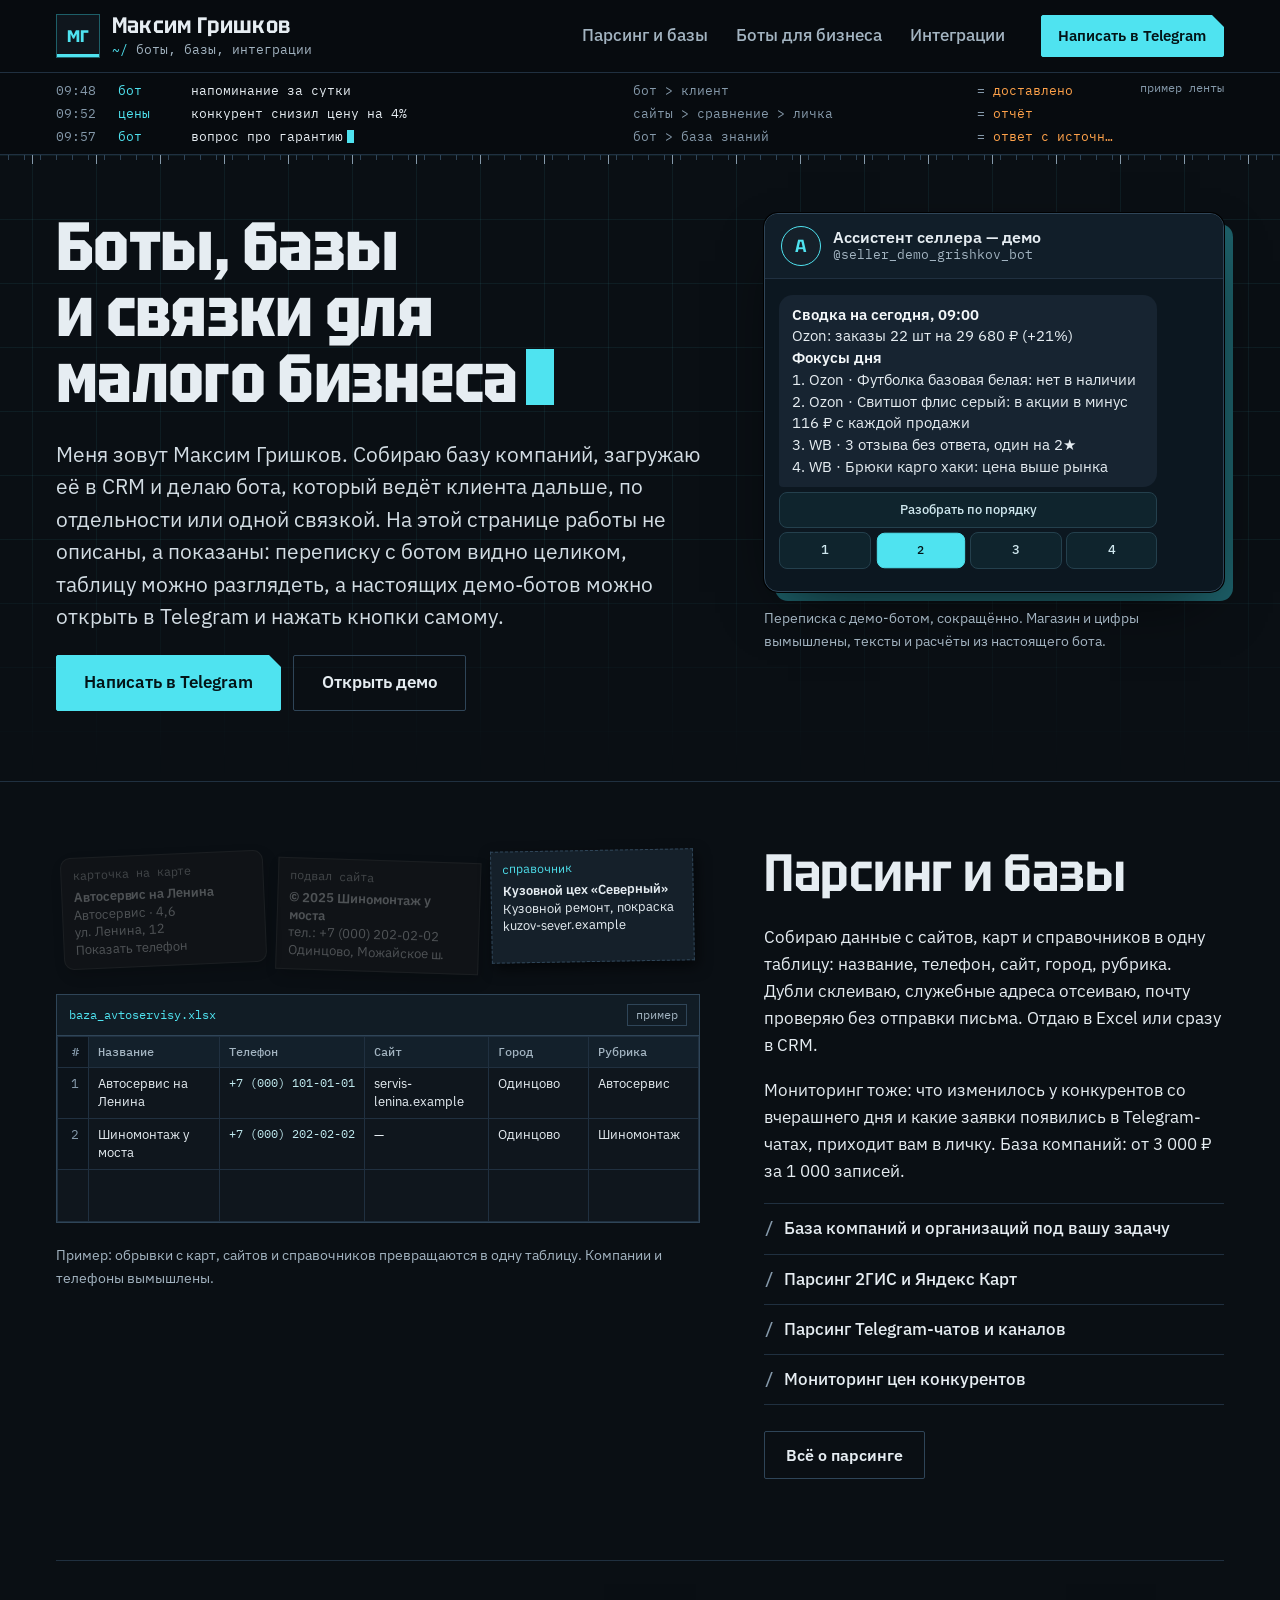
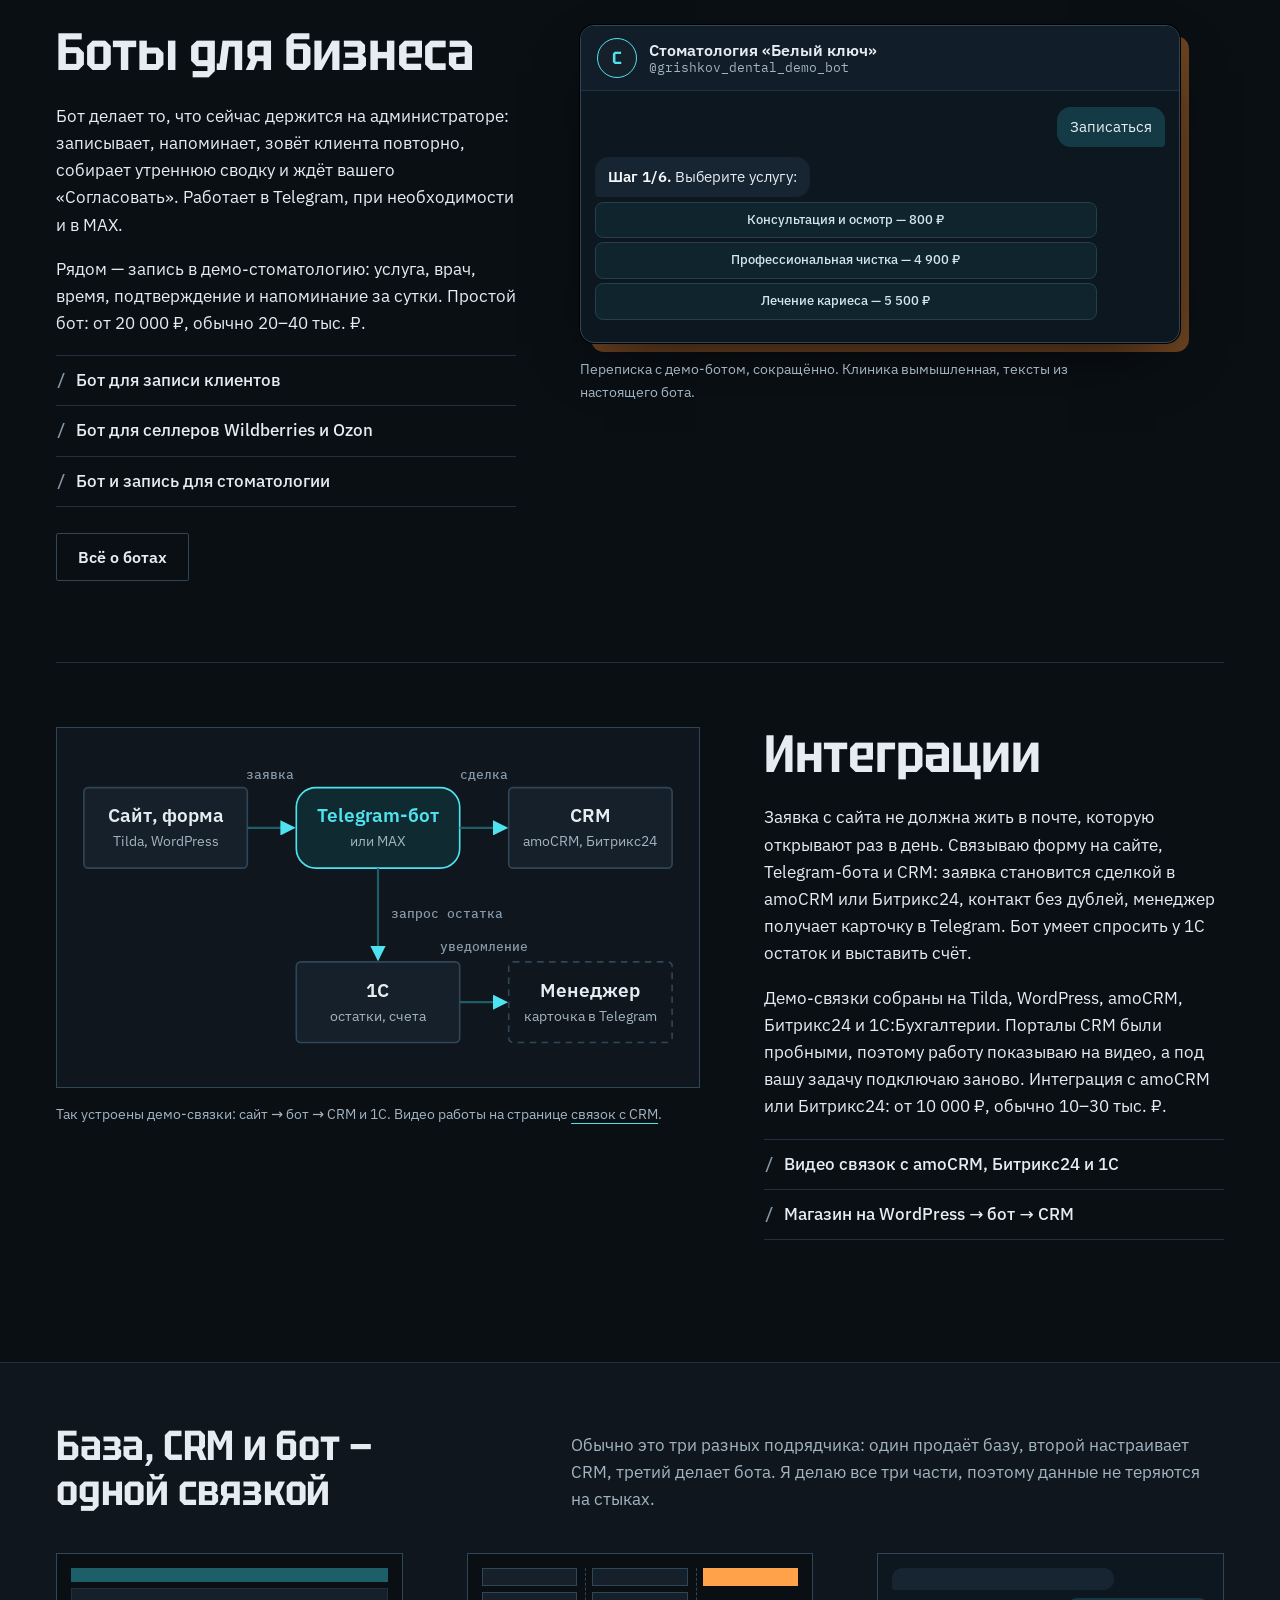
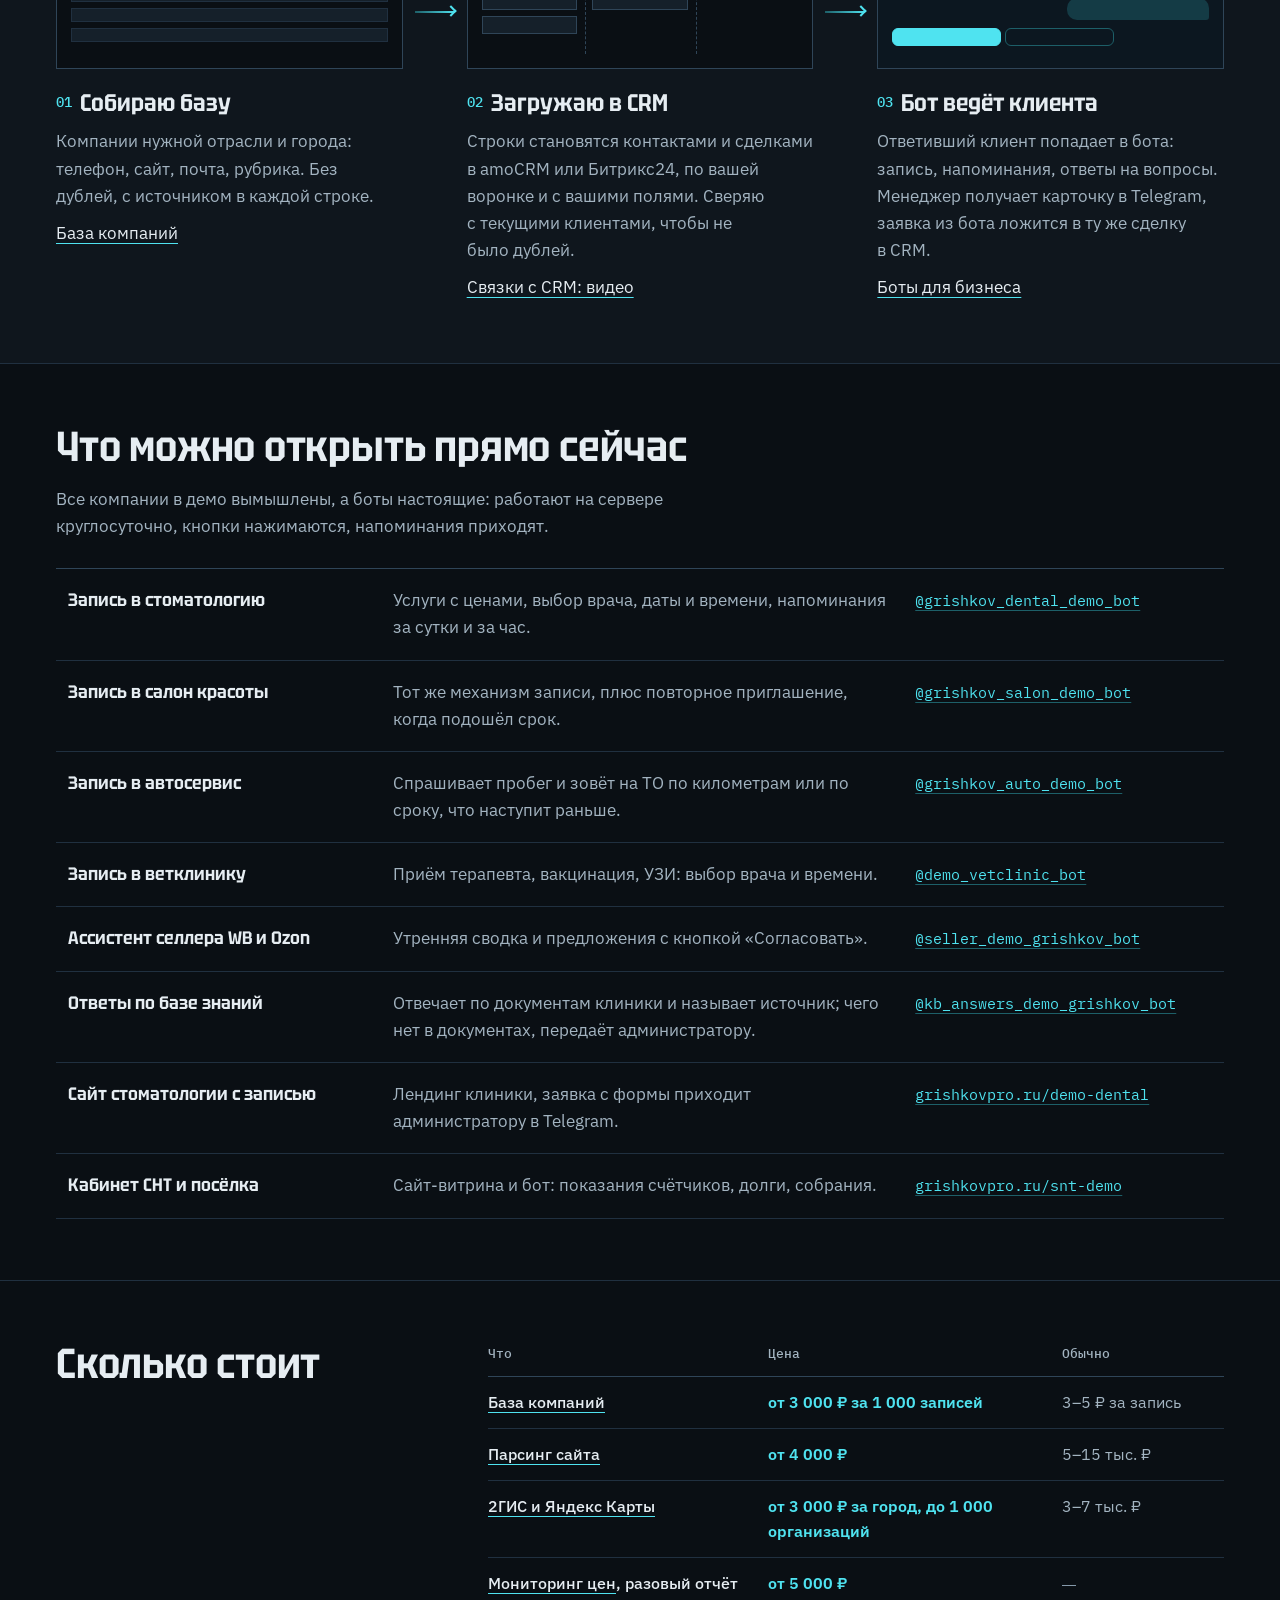
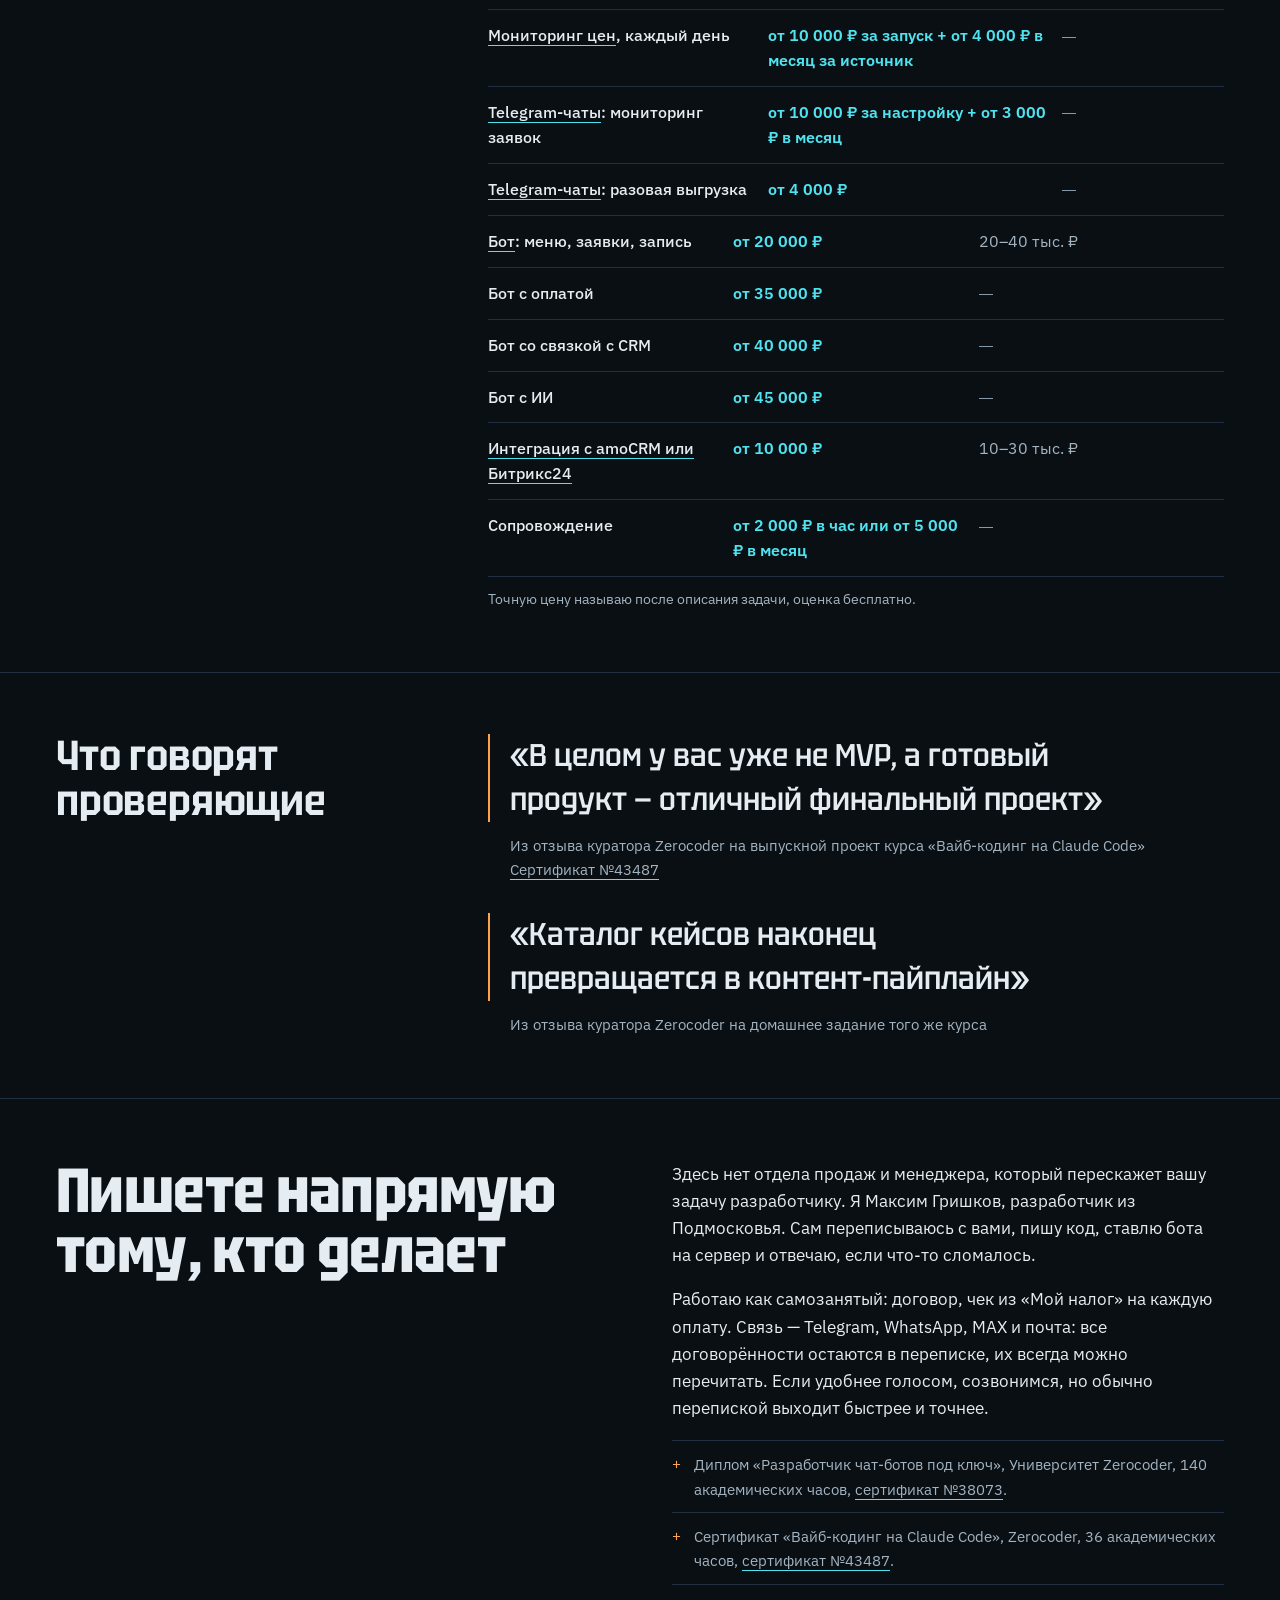
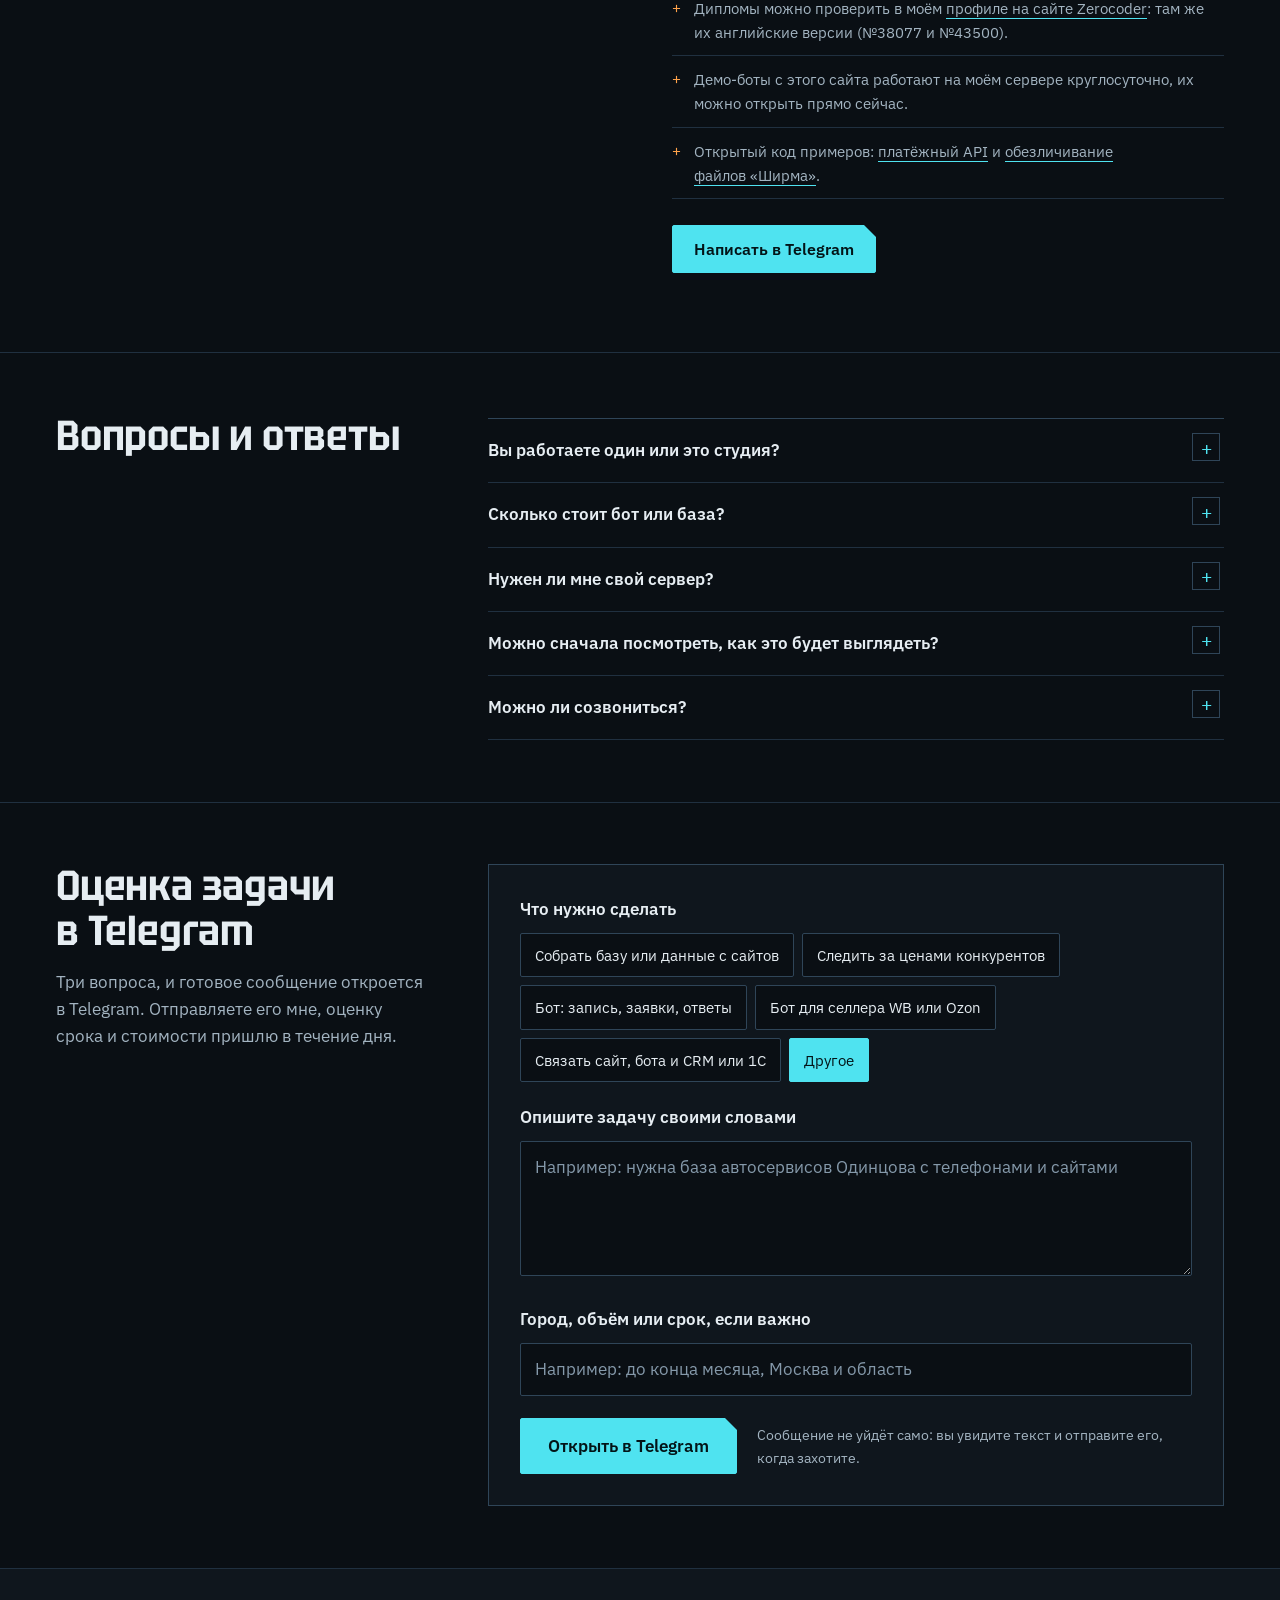
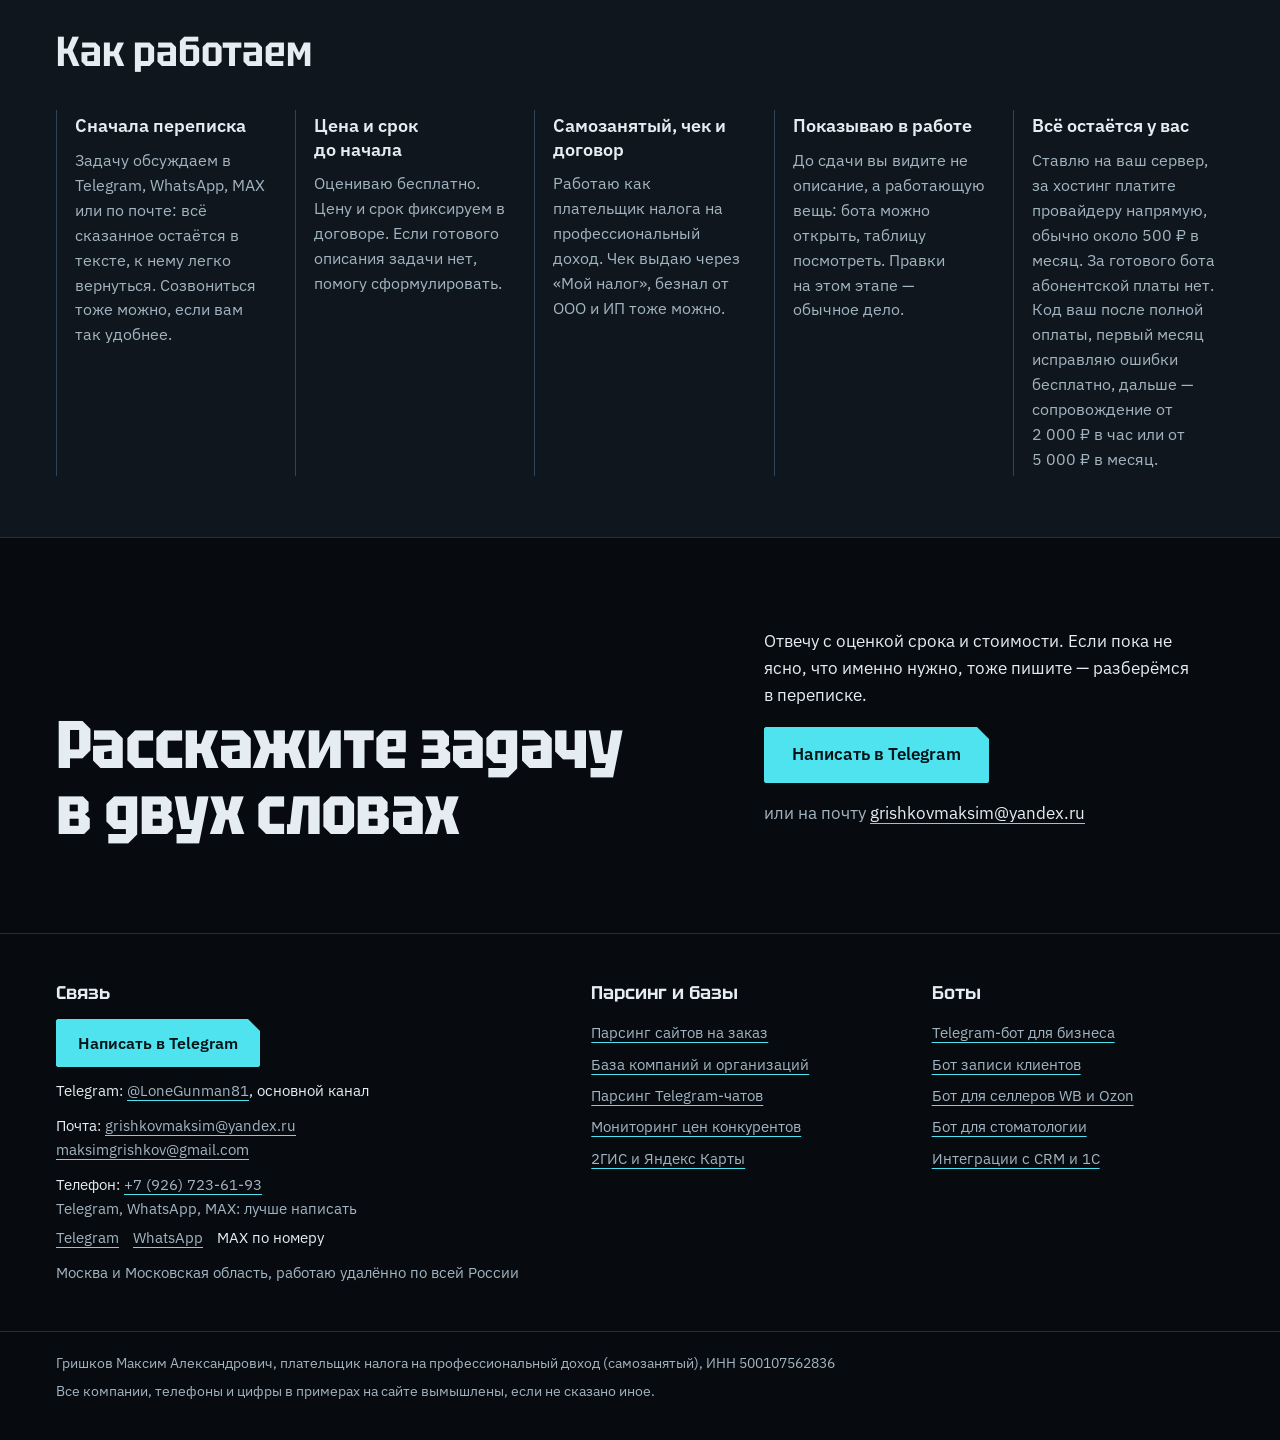
<file: index.html>
<!doctype html>
<html lang="ru">
<head>
<meta charset="utf-8">
<meta name="viewport" content="width=device-width, initial-scale=1">
<title>Telegram-боты для бизнеса, базы компаний и интеграции с CRM — Максим Гришков</title>
<meta name="description" content="Разработчик Telegram-ботов для малого бизнеса: запись клиентов, боты для селлеров WB и Ozon, парсинг сайтов и базы компаний, связка сайта и бота с amoCRM, Битрикс24 и 1С. Живые демо, самозанятый, договор и чек.">
<meta name="robots" content="noindex,nofollow">
<link rel="canonical" href="https://grishkovpro.ru/">
<meta property="og:type" content="website">
<meta property="og:locale" content="ru_RU">
<meta property="og:site_name" content="Максим Гришков">
<meta property="og:title" content="Максим Гришков — боты, базы компаний, интеграции">
<meta property="og:description" content="Разработчик Telegram-ботов для малого бизнеса: запись клиентов, боты для селлеров WB и Ozon, парсинг сайтов и базы компаний, связка сайта и бота с amoCRM, Битрикс24 и 1С. Живые демо, самозанятый, договор и чек.">
<meta property="og:url" content="https://grishkovpro.ru/">
<meta property="og:image" content="https://grishkovpro.ru/assets/og.png">
<meta name="theme-color" content="#0a0f14">
<link rel="icon" href="assets/favicon.svg" type="image/svg+xml">
<link rel="preload" href="assets/fonts/tektur-cyr.woff2" as="font" type="font/woff2" crossorigin>
<link rel="preload" href="assets/fonts/plexsans-cyr.woff2" as="font" type="font/woff2" crossorigin>
<link rel="stylesheet" href="assets/style.css">
<script type="application/ld+json">{"@context": "https://schema.org", "@graph": [{"@type": "Person", "@id": "https://grishkovpro.ru/#person", "name": "Гришков Максим Александрович", "jobTitle": "Разработчик Telegram-ботов и интеграций", "url": "https://grishkovpro.ru/", "email": "mailto:grishkovmaksim@yandex.ru", "telephone": "+79267236193", "taxID": "500107562836", "sameAs": ["https://t.me/LoneGunman81"], "address": {"@type": "PostalAddress", "addressLocality": "Москва", "addressCountry": "RU"}}, {"@type": "ProfessionalService", "@id": "https://grishkovpro.ru/#org", "name": "Максим Гришков — боты, базы, интеграции", "url": "https://grishkovpro.ru/", "email": "grishkovmaksim@yandex.ru", "telephone": "+79267236193", "taxID": "500107562836", "founder": {"@id": "https://grishkovpro.ru/#person"}, "areaServed": [{"@type": "City", "name": "Москва"}, {"@type": "AdministrativeArea", "name": "Московская область"}, {"@type": "Country", "name": "Россия"}], "address": {"@type": "PostalAddress", "addressLocality": "Москва", "addressCountry": "RU"}, "description": "Разработчик Telegram-ботов для малого бизнеса: запись клиентов, боты для селлеров WB и Ozon, парсинг сайтов и базы компаний, связка сайта и бота с amoCRM, Битрикс24 и 1С. Живые демо, самозанятый, договор и чек."}, {"@type": "WebSite", "@id": "https://grishkovpro.ru/#site", "url": "https://grishkovpro.ru/", "name": "Максим Гришков", "inLanguage": "ru", "publisher": {"@id": "https://grishkovpro.ru/#person"}}]}</script><script type="application/ld+json">{"@context": "https://schema.org", "@type": "FAQPage", "mainEntity": [{"@type": "Question", "name": "Вы работаете один или это студия?", "acceptedAnswer": {"@type": "Answer", "text": "Один. Я самозанятый разработчик, переписку, код и запуск веду сам. Поэтому задачу не пересказывают по цепочке: вы пишете тому, кто делает."}}, {"@type": "Question", "name": "Сколько стоит бот или база?", "acceptedAnswer": {"@type": "Answer", "text": "Простой бот: от 20 000 ₽, база компаний: от 3 000 ₽ за 1 000 записей; остальные цены в таблице «Сколько стоит» выше. Точную цену называю после описания задачи, оценка бесплатно."}}, {"@type": "Question", "name": "Нужен ли мне свой сервер?", "acceptedAnswer": {"@type": "Answer", "text": "Для бота — да: это недорогой виртуальный сервер, обычно около 500 ₽ в месяц, оплачиваете провайдеру напрямую. Если сервера нет, подскажу, какой взять, и настрою. Для разовой выгрузки базы сервер не нужен."}}, {"@type": "Question", "name": "Можно сначала посмотреть, как это будет выглядеть?", "acceptedAnswer": {"@type": "Answer", "text": "Да. Готовые демо в списке выше, их можно открыть прямо сейчас. Ваш бот до сдачи тоже работает в Telegram: вы нажимаете кнопки сами, а не читаете описание."}}, {"@type": "Question", "name": "Можно ли созвониться?", "acceptedAnswer": {"@type": "Answer", "text": "Можно, если вам так удобнее. Но основную работу веду перепиской: Telegram, WhatsApp, MAX или почта. Так ничего не теряется: договорённости остаются в тексте, к ним легко вернуться, и отвечаю я обычно быстрее, чем получается договориться о времени звонка."}}]}</script>
</head>
<body class="s-home">
<a class="skip" href="#main">К содержанию</a>
<header class="top">
  <div class="wrap top-in">
    <a class="mark" href="./"><span class="mark-g" aria-hidden="true">МГ</span><span class="mark-t"><span class="mark-n">Максим Гришков</span><span class="mark-s">боты, базы, интеграции</span></span></a>
    <nav class="nav" aria-label="Разделы"><a href="parsing/">Парсинг и базы</a><a href="boty/">Боты для бизнеса</a><a href="./#integracii">Интеграции</a></nav>
    <a class="btn btn-tg top-cta" href="https://t.me/LoneGunman81" rel="noopener" target="_blank">Написать в Telegram</a>
  </div>
</header>
<div class="lg" aria-hidden="true"><div class="wrap lg-in"><ol class="lg-list" data-log><li class="lg-r"><span class="lg-t">09:12</span><span class="lg-s">чат</span><span class="lg-e">Одинцово, клининг квартиры</span><span class="lg-p">чат &gt; фильтр &gt; личка</span><span class="lg-v">заявка</span></li><li class="lg-r"><span class="lg-t">09:14</span><span class="lg-s">2ГИС</span><span class="lg-e">340 карточек автосервисов</span><span class="lg-p">карты &gt; склейка дублей</span><span class="lg-v">таблица</span></li><li class="lg-r"><span class="lg-t">09:15</span><span class="lg-s">бот</span><span class="lg-e">запись на 18:30, маникюр</span><span class="lg-p">бот &gt; календарь &gt; amoCRM</span><span class="lg-v">сделка</span></li><li class="lg-r is-drop"><span class="lg-t">09:21</span><span class="lg-s">чат</span><span class="lg-e">Красногорск, реклама курсов</span><span class="lg-p">чат &gt; фильтр</span><span class="lg-v">отсеяно</span></li><li class="lg-r"><span class="lg-t">09:26</span><span class="lg-s">сайт</span><span class="lg-e">форма «Обратный звонок»</span><span class="lg-p">Tilda &gt; бот &gt; Битрикс24</span><span class="lg-v">сделка</span></li><li class="lg-r"><span class="lg-t">09:30</span><span class="lg-s">1С</span><span class="lg-e">остаток по артикулу: 14 шт.</span><span class="lg-p">бот &gt; 1С &gt; бот</span><span class="lg-v">ответ</span></li><li class="lg-r"><span class="lg-t">09:34</span><span class="lg-s">WB</span><span class="lg-e">сводка за ночь, 3 предложения</span><span class="lg-p">API &gt; бот &gt; вам</span><span class="lg-v">согласовать</span></li><li class="lg-r"><span class="lg-t">09:41</span><span class="lg-s">база</span><span class="lg-e">1 000 строк, 62 дубля</span><span class="lg-p">склейка &gt; проверка почты</span><span class="lg-v">Excel</span></li><li class="lg-r"><span class="lg-t">09:48</span><span class="lg-s">бот</span><span class="lg-e">напоминание за сутки</span><span class="lg-p">бот &gt; клиент</span><span class="lg-v">доставлено</span></li><li class="lg-r"><span class="lg-t">09:52</span><span class="lg-s">цены</span><span class="lg-e">конкурент снизил цену на 4%</span><span class="lg-p">сайты &gt; сравнение &gt; личка</span><span class="lg-v">отчёт</span></li><li class="lg-r"><span class="lg-t">09:57</span><span class="lg-s">бот</span><span class="lg-e">вопрос про гарантию</span><span class="lg-p">бот &gt; база знаний</span><span class="lg-v">ответ с источником</span></li></ol><span class="lg-tag">пример ленты</span></div></div>
<main id="main">
<section class="hero hero-home"><div class="hero-bg" aria-hidden="true"></div>
  <div class="wrap home-grid">
    <div class="home-text">
      <h1 class="h1 h1-home">Боты, базы и связки для малого бизнеса<span class="caret" aria-hidden="true"></span></h1>
      <div class="lead"><p>Меня зовут Максим Гришков. Собираю базу компаний, загружаю её в CRM и делаю бота, который ведёт клиента дальше, по отдельности или одной связкой. На этой странице работы не описаны, а показаны: переписку с ботом видно целиком, таблицу можно разглядеть, а настоящих демо-ботов можно открыть в Telegram и нажать кнопки самому.</p></div>
      <p class="hero-cta"><a class="btn btn-tg btn-big" href="https://t.me/LoneGunman81" rel="noopener" target="_blank">Написать в Telegram</a>
        <a class="btn btn-line btn-big" href="#demo">Открыть демо</a></p>
    </div>
    <div class="home-ex"><figure class="ex ex-chat is-compact" data-sim>
  <div class="tg">
    <div class="tg-head"><span class="tg-ava" aria-hidden="true">А</span>
      <span class="tg-who"><b>Ассистент селлера — демо</b><span class="mono">@seller_demo_grishkov_bot</span></span></div>
    <ol class="tg-log" aria-label="Пример переписки с ботом"><li class="tg-m tg-bot"><span class="tg-bubble"><strong>Сводка на сегодня, 09:00</strong><br>Ozon: заказы 22 шт на 29 680 ₽ (+21%)<br><strong>Фокусы дня</strong><br>1. Ozon · Футболка базовая белая: нет в наличии<br>2. Ozon · Свитшот флис серый: в акции в минус 116 ₽ с каждой продажи<br>3. WB · 3 отзыва без ответа, один на 2★<br>4. WB · Брюки карго хаки: цена выше рынка</span><span class="tg-kb"><span class="tg-row"><span class="tg-b">Разобрать по порядку</span></span><span class="tg-row"><span class="tg-b">1</span><span class="tg-b is-press">2</span><span class="tg-b">3</span><span class="tg-b">4</span></span></span></li><li class="tg-m tg-bot"><span class="tg-bubble"><strong>Ozon · Свитшот флис серый: акция в минус</strong><br><strong>Что сделать:</strong> выйти из акции «Чёрная пятница: −25%», вернуть цену 1 690 ₽.<br><strong>Почему:</strong> цена в акции 1 290 ₽, с одной продажи −116 ₽ после комиссии 22%, логистики и себестоимости. В акции продаёте 9 шт в день — минус ~1 046 ₽ в день.</span><span class="tg-kb"><span class="tg-row"><span class="tg-b is-press">Согласовать</span><span class="tg-b">Отклонить</span></span><span class="tg-row"><span class="tg-b">Подробнее</span></span></span></li><li class="tg-m tg-bot"><span class="tg-bubble">Отправил в Ozon: товар выходит из акции «Чёрная пятница: −25%», цена вернётся к 1 690 ₽. Завтра в утренней сводке покажу итог.</span></li><li class="tg-m tg-bot"><span class="tg-bubble"><strong>WB · отзыв 2★ на «Рубашка льняная бежевая»</strong><br>«После первой стирки рубашка села почти на размер. На рукаве разошёлся шов.»<br><strong>Черновик ответа:</strong> Анна, здравствуйте! Спасибо за отзыв, нам жаль, что рубашка подвела. Лён после первой стирки даёт усадку до 3–5%…</span><span class="tg-kb"><span class="tg-row"><span class="tg-b is-press">Отправить</span><span class="tg-b">Переписать</span></span><span class="tg-row"><span class="tg-b">Не отвечать</span><span class="tg-b">Подробнее</span></span></span></li><li class="tg-m tg-bot"><span class="tg-bubble">Отправил ответ в WB, он появится под отзывом.</span></li></ol>
    <div class="tg-foot"><button type="button" class="tg-replay" hidden>Показать ещё раз</button></div>
  </div>
  <figcaption><span>Переписка с демо-ботом, сокращённо. Магазин и цифры вымышлены, тексты и расчёты из настоящего бота.</span></figcaption>
</figure></div>
  </div>
</section>
<section class="stands" aria-label="Три направления"><div class="wrap"><article class="stand stand-parsing" id="parsing">
  <div class="stand-ex"><figure class="ex ex-sort is-compact" data-sort>
  <div class="sort-in" aria-hidden="true"><div data-i="0" class="scrap scrap-map"><span class="scrap-src mono">карточка на карте</span><span>Автосервис на Ленина</span><span>Автосервис · 4,6</span><span>ул. Ленина, 12</span><span>Показать телефон</span></div><div data-i="1" class="scrap scrap-site"><span class="scrap-src mono">подвал сайта</span><span>© 2025 Шиномонтаж у моста</span><span>тел.: +7 (000) 202-02-02</span><span>Одинцово, Можайское ш.</span></div><div data-i="2" class="scrap scrap-list"><span class="scrap-src mono">справочник</span><span>Кузовной цех «Северный»</span><span>Кузовной ремонт, покраска</span><span>kuzov-sever.example</span></div></div>
  <div class="sheet">
    <div class="sheet-bar"><span class="mono">baza_avtoservisy.xlsx</span><span class="sheet-tag">пример</span></div>
    <div class="sheet-scroll" tabindex="0" role="region" aria-label="Пример таблицы: baza_avtoservisy.xlsx">
      <table><thead><tr><th scope="col" class="n">#</th><th scope="col">Название</th><th scope="col">Телефон</th><th scope="col">Сайт</th><th scope="col">Город</th><th scope="col">Рубрика</th></tr></thead>
      <tbody><tr data-i="0"><td class="n">1</td><td>Автосервис на Ленина</td><td>+7 (000) 101-01-01</td><td>servis-lenina.example</td><td>Одинцово</td><td>Автосервис</td></tr><tr data-i="1"><td class="n">2</td><td>Шиномонтаж у моста</td><td>+7 (000) 202-02-02</td><td>—</td><td>Одинцово</td><td>Шиномонтаж</td></tr><tr data-i="2"><td class="n">3</td><td>Кузовной цех «Северный»</td><td>+7 (000) 303-03-03</td><td>kuzov-sever.example</td><td>Красногорск</td><td>Кузовной ремонт</td></tr></tbody></table>
    </div>
  </div>
  <figcaption>Пример: обрывки с карт, сайтов и справочников превращаются в одну таблицу. Компании и телефоны вымышлены.</figcaption>
</figure></div>
  <div class="stand-text">
    <h2 class="h2">Парсинг и базы</h2>
    <p>Собираю данные с сайтов, карт и справочников в одну таблицу: название, телефон, сайт, город, рубрика. Дубли склеиваю, служебные адреса отсеиваю, почту проверяю без отправки письма. Отдаю в Excel или сразу в CRM.</p>
<p>Мониторинг тоже: что изменилось у конкурентов со вчерашнего дня и какие заявки появились в Telegram-чатах, приходит вам в личку. База компаний: от 3 000 ₽ за 1 000 записей.</p>
    <ul class="stand-links"><li><a href="parsing/baza-kompaniy">База компаний и организаций под вашу задачу</a></li><li><a href="parsing/karty">Парсинг 2ГИС и Яндекс Карт</a></li><li><a href="parsing/telegram">Парсинг Telegram-чатов и каналов</a></li><li><a href="parsing/monitoring-cen">Мониторинг цен конкурентов</a></li></ul>
    <p><a class="btn btn-line" href="parsing/">Всё о парсинге</a></p>
  </div>
</article><article class="stand stand-boty" id="boty">
  <div class="stand-ex"><figure class="ex ex-chat is-compact" data-sim>
  <div class="tg">
    <div class="tg-head"><span class="tg-ava" aria-hidden="true">С</span>
      <span class="tg-who"><b>Стоматология «Белый ключ»</b><span class="mono">@grishkov_dental_demo_bot</span></span></div>
    <ol class="tg-log" aria-label="Пример переписки с ботом"><li class="tg-m tg-user"><span class="tg-bubble">Записаться</span></li><li class="tg-m tg-bot"><span class="tg-bubble"><strong>Шаг 1/6.</strong> Выберите услугу:</span><span class="tg-kb"><span class="tg-row"><span class="tg-b">Консультация и осмотр — 800 ₽</span></span><span class="tg-row"><span class="tg-b is-press">Профессиональная чистка — 4 900 ₽</span></span><span class="tg-row"><span class="tg-b">Лечение кариеса — 5 500 ₽</span></span></span></li><li class="tg-m tg-bot"><span class="tg-bubble">Услуга: <strong>Профессиональная чистка</strong> — 4 900 ₽<br><strong>Шаг 2/6.</strong> Выберите врача:</span><span class="tg-kb"><span class="tg-row"><span class="tg-b is-press">Анна Львовна</span><span class="tg-b">Елена Дмитриевна</span></span><span class="tg-row"><span class="tg-b">Любой свободный</span></span></span></li><li class="tg-m tg-bot"><span class="tg-bubble"><strong>Шаги 3 и 4.</strong> Дата и время:</span><span class="tg-kb"><span class="tg-row"><span class="tg-b">Завтра</span><span class="tg-b">Послезавтра</span><span class="tg-b">В пятницу</span></span><span class="tg-row"><span class="tg-b">10:30</span><span class="tg-b is-press">15:30</span><span class="tg-b">17:00</span></span></span></li><li class="tg-m tg-user"><span class="tg-bubble">Ольга, +7 900 000-00-00</span></li><li class="tg-m tg-bot"><span class="tg-bubble"><strong>Запись подтверждена!</strong><br>Послезавтра в 15:30, профессиональная чистка<br>Врач: Анна Львовна<br>Напомним за 24 часа и за 1 час до визита.</span></li><li class="tg-m tg-note"><span class="tg-bubble">через сутки</span></li><li class="tg-m tg-bot"><span class="tg-bubble"><strong>Напоминание!</strong><br>Завтра в 15:30 вас ждёт профессиональная чистка.<br>Врач: Анна Львовна</span></li></ol>
    <div class="tg-foot"><button type="button" class="tg-replay" hidden>Показать ещё раз</button></div>
  </div>
  <figcaption><span>Переписка с демо-ботом, сокращённо. Клиника вымышленная, тексты из настоящего бота.</span></figcaption>
</figure></div>
  <div class="stand-text">
    <h2 class="h2">Боты для бизнеса</h2>
    <p>Бот делает то, что сейчас держится на администраторе: записывает, напоминает, зовёт клиента повторно, собирает утреннюю сводку и ждёт вашего «Согласовать». Работает в Telegram, при необходимости и в MAX.</p>
<p>Рядом — запись в демо-стоматологию: услуга, врач, время, подтверждение и напоминание за сутки. Простой бот: от 20 000 ₽, обычно 20–40 тыс. ₽.</p>
    <ul class="stand-links"><li><a href="boty/zapis-klientov">Бот для записи клиентов</a></li><li><a href="boty/marketplace">Бот для селлеров Wildberries и Ozon</a></li><li><a href="boty/stomatologiya">Бот и запись для стоматологии</a></li></ul>
    <p><a class="btn btn-line" href="boty/">Всё о ботах</a></p>
  </div>
</article><article class="stand stand-integracii" id="integracii">
  <div class="stand-ex"><figure class="ex ex-flow is-compact" data-flow>
  <div class="flow-box"><svg viewBox="0 0 560 300" role="img" aria-labelledby="flow-t">
    <title id="flow-t">Схема: заявка с сайта попадает в бота, бот создаёт сделку в CRM и проверяет остаток в 1С, менеджер получает карточку</title>
    <defs><marker id="arr" viewBox="0 0 10 10" refX="9" refY="5" markerWidth="7" markerHeight="7" orient="auto-start-reverse">
      <path d="M0 0 L10 5 L0 10 z" class="f-head"/></marker></defs>
    <g class="f-node"><rect x="10" y="40" width="150" height="74" rx="4"/>
      <text x="85" y="72" class="f-t">Сайт, форма</text><text x="85" y="94" class="f-s">Tilda, WordPress</text></g>
    <g class="f-node f-main"><rect x="205" y="40" width="150" height="74" rx="18"/>
      <text x="280" y="72" class="f-t">Telegram-бот</text><text x="280" y="94" class="f-s">или MAX</text></g>
    <g class="f-node"><rect x="400" y="40" width="150" height="74" rx="4"/>
      <text x="475" y="72" class="f-t">CRM</text><text x="475" y="94" class="f-s">amoCRM, Битрикс24</text></g>
    <g class="f-node"><rect x="205" y="200" width="150" height="74" rx="4"/>
      <text x="280" y="232" class="f-t">1С</text><text x="280" y="254" class="f-s">остатки, счета</text></g>
    <g class="f-node f-ghost"><rect x="400" y="200" width="150" height="74" rx="4"/>
      <text x="475" y="232" class="f-t">Менеджер</text><text x="475" y="254" class="f-s">карточка в Telegram</text></g>
    <path class="f-line" d="M160 77 H203" marker-end="url(#arr)"/>
    <path class="f-line" d="M355 77 H398" marker-end="url(#arr)"/>
    <path class="f-line" d="M280 114 V198" marker-end="url(#arr)"/>
    <path class="f-line" d="M355 237 H398" marker-end="url(#arr)"/>
    <text x="181" y="32" class="f-l">заявка</text><text x="377" y="32" class="f-l">сделка</text>
    <text x="292" y="160" class="f-l f-start">запрос остатка</text>
    <text x="377" y="190" class="f-l">уведомление</text>
    <g class="f-pulses" aria-hidden="true">
      <path class="f-pulse" d="M160 77 H203"/><path class="f-pulse" d="M355 77 H398"/>
      <path class="f-pulse" d="M280 114 V198"/><path class="f-pulse" d="M355 237 H398"/></g>
  </svg></div>
  <figcaption>Так устроены демо-связки: сайт → бот → CRM и 1С. Видео работы на странице <a href="https://grishkovpro.ru/crm/" rel="noopener" target="_blank">связок с CRM</a>.</figcaption>
</figure></div>
  <div class="stand-text">
    <h2 class="h2">Интеграции</h2>
    <p>Заявка с сайта не должна жить в почте, которую открывают раз в день. Связываю форму на сайте, Telegram-бота и CRM: заявка становится сделкой в amoCRM или Битрикс24, контакт без дублей, менеджер получает карточку в Telegram. Бот умеет спросить у 1С остаток и выставить счёт.</p>
<p>Демо-связки собраны на Tilda, WordPress, amoCRM, Битрикс24 и 1С:Бухгалтерии. Порталы CRM были пробными, поэтому работу показываю на видео, а под вашу задачу подключаю заново. Интеграция с amoCRM или Битрикс24: от 10 000 ₽, обычно 10–30 тыс. ₽.</p>
    <ul class="stand-links"><li><a href="https://grishkovpro.ru/crm/" rel="noopener" target="_blank">Видео связок с amoCRM, Битрикс24 и 1С</a></li><li><a href="https://grishkovpro.ru/wp-demo/" rel="noopener" target="_blank">Магазин на WordPress → бот → CRM</a></li></ul>
    
  </div>
</article></div></section><section class="sec chain" aria-labelledby="chain-h">
  <div class="wrap">
    <div class="chain-top"><h2 id="chain-h" class="h2">База, CRM и бот — одной связкой</h2><p class="lead-s">Обычно это три разных подрядчика: один продаёт базу, второй настраивает CRM, третий делает бота. Я делаю все три части, поэтому данные не теряются на стыках.</p></div>
    <ol class="ch-list"><li class="ch-step ch-base">
      <div class="ch-pic" aria-hidden="true"><span class="cp-row cp-h"></span><span class="cp-row"></span><span class="cp-row"></span><span class="cp-row"></span></div>
      <h3>Собираю базу</h3><p>Компании нужной отрасли и города: телефон, сайт, почта, рубрика. Без дублей, с источником в каждой строке.</p>
      <a href="parsing/baza-kompaniy/">База компаний</a>
    </li><li class="ch-step ch-crm">
      <div class="ch-pic" aria-hidden="true"><span class="cp-col"><i></i><i></i><i></i></span><span class="cp-col"><i></i><i></i></span><span class="cp-col"><i class="cp-won"></i></span></div>
      <h3>Загружаю в CRM</h3><p>Строки становятся контактами и сделками в amoCRM или Битрикс24, по вашей воронке и с вашими полями. Сверяю с текущими клиентами, чтобы не было дублей.</p>
      <a href="https://grishkovpro.ru/crm/">Связки с CRM: видео</a>
    </li><li class="ch-step ch-bot">
      <div class="ch-pic" aria-hidden="true"><span class="cp-msg"></span><span class="cp-msg cp-out"></span><span class="cp-btns"><i></i><i></i></span></div>
      <h3>Бот ведёт клиента</h3><p>Ответивший клиент попадает в бота: запись, напоминания, ответы на вопросы. Менеджер получает карточку в Telegram, заявка из бота ложится в ту же сделку в CRM.</p>
      <a href="boty/">Боты для бизнеса</a>
    </li></ol>
  </div>
</section><section class="sec demo" id="demo"><div class="wrap"><h2 class="h2">Что можно открыть прямо сейчас</h2><p class="lead-s">Все компании в демо вымышлены, а боты настоящие: работают на сервере круглосуточно, кнопки нажимаются, напоминания приходят.</p><ul class="demo-list"><li><a class="demo-row" href="https://t.me/grishkov_dental_demo_bot" rel="noopener" target="_blank"><span class="demo-n">Запись в стоматологию</span><span class="demo-d">Услуги с ценами, выбор врача, даты и времени, напоминания за сутки и за час.</span><span class="demo-h mono">@grishkov_dental_demo_bot</span></a></li><li><a class="demo-row" href="https://t.me/grishkov_salon_demo_bot" rel="noopener" target="_blank"><span class="demo-n">Запись в салон красоты</span><span class="demo-d">Тот же механизм записи, плюс повторное приглашение, когда подошёл срок.</span><span class="demo-h mono">@grishkov_salon_demo_bot</span></a></li><li><a class="demo-row" href="https://t.me/grishkov_auto_demo_bot" rel="noopener" target="_blank"><span class="demo-n">Запись в автосервис</span><span class="demo-d">Спрашивает пробег и зовёт на ТО по километрам или по сроку, что наступит раньше.</span><span class="demo-h mono">@grishkov_auto_demo_bot</span></a></li><li><a class="demo-row" href="https://t.me/demo_vetclinic_bot" rel="noopener" target="_blank"><span class="demo-n">Запись в ветклинику</span><span class="demo-d">Приём терапевта, вакцинация, УЗИ: выбор врача и времени.</span><span class="demo-h mono">@demo_vetclinic_bot</span></a></li><li><a class="demo-row" href="https://t.me/seller_demo_grishkov_bot" rel="noopener" target="_blank"><span class="demo-n">Ассистент селлера WB и Ozon</span><span class="demo-d">Утренняя сводка и предложения с кнопкой «Согласовать».</span><span class="demo-h mono">@seller_demo_grishkov_bot</span></a></li><li><a class="demo-row" href="https://t.me/kb_answers_demo_grishkov_bot" rel="noopener" target="_blank"><span class="demo-n">Ответы по базе знаний</span><span class="demo-d">Отвечает по документам клиники и называет источник; чего нет в документах, передаёт администратору.</span><span class="demo-h mono">@kb_answers_demo_grishkov_bot</span></a></li><li><a class="demo-row" href="https://grishkovpro.ru/demo-dental/" rel="noopener" target="_blank"><span class="demo-n">Сайт стоматологии с записью</span><span class="demo-d">Лендинг клиники, заявка с формы приходит администратору в Telegram.</span><span class="demo-h mono">grishkovpro.ru/demo-dental</span></a></li><li><a class="demo-row" href="https://grishkovpro.ru/snt-demo/" rel="noopener" target="_blank"><span class="demo-n">Кабинет СНТ и посёлка</span><span class="demo-d">Сайт-витрина и бот: показания счётчиков, долги, собрания.</span><span class="demo-h mono">grishkovpro.ru/snt-demo</span></a></li></ul></div></section><section class="sec prices" id="ceny"><div class="wrap split"><h2 class="h2">Сколько стоит</h2><div><div class="price-scroll"><table class="price-t"><thead><tr><th scope="col">Что</th><th scope="col">Цена</th><th scope="col">Обычно</th></tr></thead><tbody><tr><th scope="row"><a href="parsing/baza-kompaniy/">База компаний</a></th><td>от 3 000 ₽ за 1 000 записей</td><td>3–5 ₽ за запись</td></tr><tr><th scope="row"><a href="parsing/">Парсинг сайта</a></th><td>от 4 000 ₽</td><td>5–15 тыс. ₽</td></tr><tr><th scope="row"><a href="parsing/karty/">2ГИС и Яндекс Карты</a></th><td>от 3 000 ₽ за город, до 1 000 организаций</td><td>3–7 тыс. ₽</td></tr><tr><th scope="row"><a href="parsing/monitoring-cen/">Мониторинг цен</a>, разовый отчёт</th><td>от 5 000 ₽</td><td class="nil"><span class="vh">нет</span></td></tr><tr><th scope="row"><a href="parsing/monitoring-cen/">Мониторинг цен</a>, каждый день</th><td>от 10 000 ₽ за запуск + от 4 000 ₽ в месяц за источник</td><td class="nil"><span class="vh">нет</span></td></tr><tr><th scope="row"><a href="parsing/telegram/">Telegram-чаты</a>: мониторинг заявок</th><td>от 10 000 ₽ за настройку + от 3 000 ₽ в месяц</td><td class="nil"><span class="vh">нет</span></td></tr><tr><th scope="row"><a href="parsing/telegram/">Telegram-чаты</a>: разовая выгрузка</th><td>от 4 000 ₽</td><td class="nil"><span class="vh">нет</span></td></tr></tbody></table><table class="price-t price-t2"><thead><tr><th scope="col">Что</th><th scope="col">Цена</th><th scope="col">Обычно</th></tr></thead><tbody><tr><th scope="row"><a href="boty/">Бот</a>: меню, заявки, запись</th><td>от 20 000 ₽</td><td>20–40 тыс. ₽</td></tr><tr><th scope="row">Бот с оплатой</th><td>от 35 000 ₽</td><td class="nil"><span class="vh">нет</span></td></tr><tr><th scope="row">Бот со связкой с CRM</th><td>от 40 000 ₽</td><td class="nil"><span class="vh">нет</span></td></tr><tr><th scope="row">Бот с ИИ</th><td>от 45 000 ₽</td><td class="nil"><span class="vh">нет</span></td></tr><tr><th scope="row"><a href="#integracii">Интеграция с amoCRM или Битрикс24</a></th><td>от 10 000 ₽</td><td>10–30 тыс. ₽</td></tr><tr><th scope="row">Сопровождение</th><td>от 2 000 ₽ в час или от 5 000 ₽ в месяц</td><td class="nil"><span class="vh">нет</span></td></tr></tbody></table></div><p class="price-foot">Точную цену называю после описания задачи, оценка бесплатно.</p></div></div></section><section class="sec voices" aria-labelledby="vq-h"><div class="wrap split"><h2 id="vq-h" class="h2">Что говорят проверяющие</h2><ul class="vq-list"><li><blockquote><p>«В целом у вас уже не MVP, а готовый продукт — отличный финальный проект»</p></blockquote><p class="vq-src">Из отзыва куратора Zerocoder на выпускной проект курса «Вайб-кодинг на Claude Code»<br><span class="muted"><a href="files/sertifikat_43487.jpg">Сертификат №43487</a></span></p></li><li><blockquote><p>«Каталог кейсов наконец превращается в контент-пайплайн»</p></blockquote><p class="vq-src">Из отзыва куратора Zerocoder на домашнее задание того же курса</p></li></ul></div></section><section class="sec face" aria-labelledby="face-h">
  <div class="wrap face-in">
    <h2 id="face-h" class="face-h">Пишете напрямую тому, кто делает</h2>
    <div class="face-text"><p>Здесь нет отдела продаж и менеджера, который перескажет вашу задачу разработчику. Я Максим Гришков, разработчик из Подмосковья. Сам переписываюсь с вами, пишу код, ставлю бота на сервер и отвечаю, если что-то сломалось.</p>
<p>Работаю как самозанятый: договор, чек из «Мой налог» на каждую оплату. Связь — Telegram, WhatsApp, MAX и почта: все договорённости остаются в переписке, их всегда можно перечитать. Если удобнее голосом, созвонимся, но обычно перепиской выходит быстрее и точнее.</p><ul class="face-facts"><li>Диплом «Разработчик чат-ботов под ключ», Университет Zerocoder, 140 академических часов, <a href="files/sertifikat_38073.jpg">сертификат №38073</a>.</li><li>Сертификат «Вайб-кодинг на Claude Code», Zerocoder, 36 академических часов, <a href="files/sertifikat_43487.jpg">сертификат №43487</a>.</li><li>Дипломы можно проверить в моём <a href="https://university.zerocoder.ru/pl/474025915" rel="noopener" target="_blank">профиле на сайте Zerocoder</a>: там же их английские версии (№38077 и №43500).</li><li>Демо-боты с этого сайта работают на моём сервере круглосуточно, их можно открыть прямо сейчас.</li><li>Открытый код примеров: <a href="https://github.com/maksimgrishkov-sudo/payments-api" rel="noopener" target="_blank">платёжный API</a> и <a href="https://github.com/maksimgrishkov-sudo/anonymizer" rel="noopener" target="_blank">обезличивание файлов «Ширма»</a>.</li></ul>
      <p><a class="btn btn-tg" href="https://t.me/LoneGunman81" rel="noopener" target="_blank">Написать в Telegram</a></p></div>
  </div>
</section><section class="sec faq" aria-labelledby="faq-h"><div class="wrap split"><h2 id="faq-h" class="h2">Вопросы и ответы</h2><div class="faq-list"><details><summary>Вы работаете один или это студия?</summary><div class="faq-a"><p>Один. Я самозанятый разработчик, переписку, код и запуск веду сам. Поэтому задачу не пересказывают по цепочке: вы пишете тому, кто делает.</p></div></details><details><summary>Сколько стоит бот или база?</summary><div class="faq-a"><p>Простой бот: от 20 000 ₽, база компаний: от 3 000 ₽ за 1 000 записей; остальные цены в таблице «Сколько стоит» выше. Точную цену называю после описания задачи, оценка бесплатно.</p></div></details><details><summary>Нужен ли мне свой сервер?</summary><div class="faq-a"><p>Для бота — да: это недорогой виртуальный сервер, обычно около 500 ₽ в месяц, оплачиваете провайдеру напрямую. Если сервера нет, подскажу, какой взять, и настрою. Для разовой выгрузки базы сервер не нужен.</p></div></details><details><summary>Можно сначала посмотреть, как это будет выглядеть?</summary><div class="faq-a"><p>Да. Готовые демо в списке выше, их можно открыть прямо сейчас. Ваш бот до сдачи тоже работает в Telegram: вы нажимаете кнопки сами, а не читаете описание.</p></div></details><details><summary>Можно ли созвониться?</summary><div class="faq-a"><p>Можно, если вам так удобнее. Но основную работу веду перепиской: Telegram, WhatsApp, MAX или почта. Так ничего не теряется: договорённости остаются в тексте, к ним легко вернуться, и отвечаю я обычно быстрее, чем получается договориться о времени звонка.</p></div></details></div></div></section><section class="sec quiz" id="ocenka" aria-labelledby="qz-h">
  <div class="wrap split">
    <div><h2 id="qz-h" class="h2">Оценка задачи в Telegram</h2>
      <p class="lead-s">Три вопроса, и готовое сообщение откроется в Telegram. Отправляете его мне, оценку срока и стоимости пришлю в течение дня.</p></div>
    <form class="qz" action="https://t.me/LoneGunman81" method="get" target="_blank" data-quiz>
      <fieldset><legend>Что нужно сделать</legend><div class="qz-opts"><label class="qz-opt"><input type="radio" name="topic" value="Собрать базу или данные с сайтов"><span>Собрать базу или данные с сайтов</span></label><label class="qz-opt"><input type="radio" name="topic" value="Следить за ценами конкурентов"><span>Следить за ценами конкурентов</span></label><label class="qz-opt"><input type="radio" name="topic" value="Бот: запись, заявки, ответы"><span>Бот: запись, заявки, ответы</span></label><label class="qz-opt"><input type="radio" name="topic" value="Бот для селлера WB или Ozon"><span>Бот для селлера WB или Ozon</span></label><label class="qz-opt"><input type="radio" name="topic" value="Связать сайт, бота и CRM или 1С"><span>Связать сайт, бота и CRM или 1С</span></label><label class="qz-opt"><input type="radio" name="topic" value="Другое" checked><span>Другое</span></label></div></fieldset>
      <label class="qz-f"><span>Опишите задачу своими словами</span>
        <textarea name="text" rows="4" required placeholder="Например: нужна база автосервисов Одинцова с телефонами и сайтами"></textarea></label>
      <label class="qz-f"><span>Город, объём или срок, если важно</span>
        <input type="text" name="extra" placeholder="Например: до конца месяца, Москва и область"></label>
      <div class="qz-go"><button class="btn btn-tg btn-big" type="submit">Открыть в Telegram</button>
        <span class="muted">Сообщение не уйдёт само: вы увидите текст и отправите его, когда захотите.</span></div>
    </form>
  </div>
</section><section class="sec how" aria-labelledby="how-h">
  <div class="wrap">
    <h2 id="how-h" class="h2">Как работаем</h2>
    <ul class="how-list"><li><h3>Сначала переписка</h3><p>Задачу обсуждаем в Telegram, WhatsApp, MAX или по почте: всё сказанное остаётся в тексте, к нему легко вернуться. Созвониться тоже можно, если вам так удобнее.</p></li><li><h3>Цена и срок до начала</h3><p>Оцениваю бесплатно. Цену и срок фиксируем в договоре. Если готового описания задачи нет, помогу сформулировать.</p></li><li><h3>Самозанятый, чек и договор</h3><p>Работаю как плательщик налога на профессиональный доход. Чек выдаю через «Мой налог», безнал от ООО и ИП тоже можно.</p></li><li><h3>Показываю в работе</h3><p>До сдачи вы видите не описание, а работающую вещь: бота можно открыть, таблицу посмотреть. Правки на этом этапе — обычное дело.</p></li><li><h3>Всё остаётся у вас</h3><p>Ставлю на ваш сервер, за хостинг платите провайдеру напрямую, обычно около 500 ₽ в месяц. За готового бота абонентской платы нет. Код ваш после полной оплаты, первый месяц исправляю ошибки бесплатно, дальше — сопровождение от 2 000 ₽ в час или от 5 000 ₽ в месяц.</p></li></ul>
  </div>
</section><section class="cta" aria-labelledby="cta-h">
  <div class="wrap cta-in">
    <h2 id="cta-h" class="cta-h">Расскажите задачу в двух словах</h2>
    <div class="cta-side"><p>Отвечу с оценкой срока и стоимости. Если пока не ясно, что именно нужно, тоже пишите — разберёмся в переписке.</p>
      <p><a class="btn btn-tg btn-big" href="https://t.me/LoneGunman81" rel="noopener" target="_blank">Написать в Telegram</a></p>
      <p class="muted">или на почту <a href="mailto:grishkovmaksim@yandex.ru">grishkovmaksim@yandex.ru</a></p></div>
  </div>
</section>
</main>
<footer class="foot">
  <div class="wrap foot-grid">
    <div class="foot-contact">
      <p class="f-h">Связь</p>
      <p><a class="btn btn-tg" href="https://t.me/LoneGunman81" rel="noopener" target="_blank">Написать в Telegram</a></p>
      <p>Telegram: <a href="https://t.me/LoneGunman81" rel="noopener" target="_blank">@LoneGunman81</a>, основной канал</p>
      <p>Почта: <a href="mailto:grishkovmaksim@yandex.ru">grishkovmaksim@yandex.ru</a><br><a href="mailto:maksimgrishkov@gmail.com">maksimgrishkov@gmail.com</a></p>
      <p>Телефон: <a href="tel:+79267236193">+7 (926) 723-61-93</a><br><span class="muted">Telegram, WhatsApp, MAX: лучше написать</span><br>
        <span class="msgr"><a href="https://t.me/LoneGunman81" rel="noopener" target="_blank">Telegram</a>
        <a href="https://wa.me/79267236193" rel="noopener" target="_blank">WhatsApp</a>
        <span>MAX по номеру</span></span></p>
      <p class="muted">Москва и Московская область, работаю удалённо по всей России</p>
    </div>
    <div><p class="f-h">Парсинг и базы</p><ul><li><a href="parsing/">Парсинг сайтов на заказ</a></li><li><a href="parsing/baza-kompaniy/">База компаний и организаций</a></li><li><a href="parsing/telegram/">Парсинг Telegram-чатов</a></li><li><a href="parsing/monitoring-cen/">Мониторинг цен конкурентов</a></li><li><a href="parsing/karty/">2ГИС и Яндекс Карты</a></li></ul></div><div><p class="f-h">Боты</p><ul><li><a href="boty/">Telegram-бот для бизнеса</a></li><li><a href="boty/zapis-klientov/">Бот записи клиентов</a></li><li><a href="boty/marketplace/">Бот для селлеров WB и Ozon</a></li><li><a href="boty/stomatologiya/">Бот для стоматологии</a></li><li><a href="./#integracii">Интеграции с CRM и 1С</a></li></ul></div>
  </div>
  <div class="wrap foot-legal">
    <p>Гришков Максим Александрович, плательщик налога на профессиональный доход (самозанятый), ИНН 500107562836</p>
    <p class="muted">Все компании, телефоны и цифры в примерах на сайте вымышлены, если не сказано иное.</p>
  </div>
</footer>
<script src="assets/site.js" defer></script>
</body>
</html>
</file>
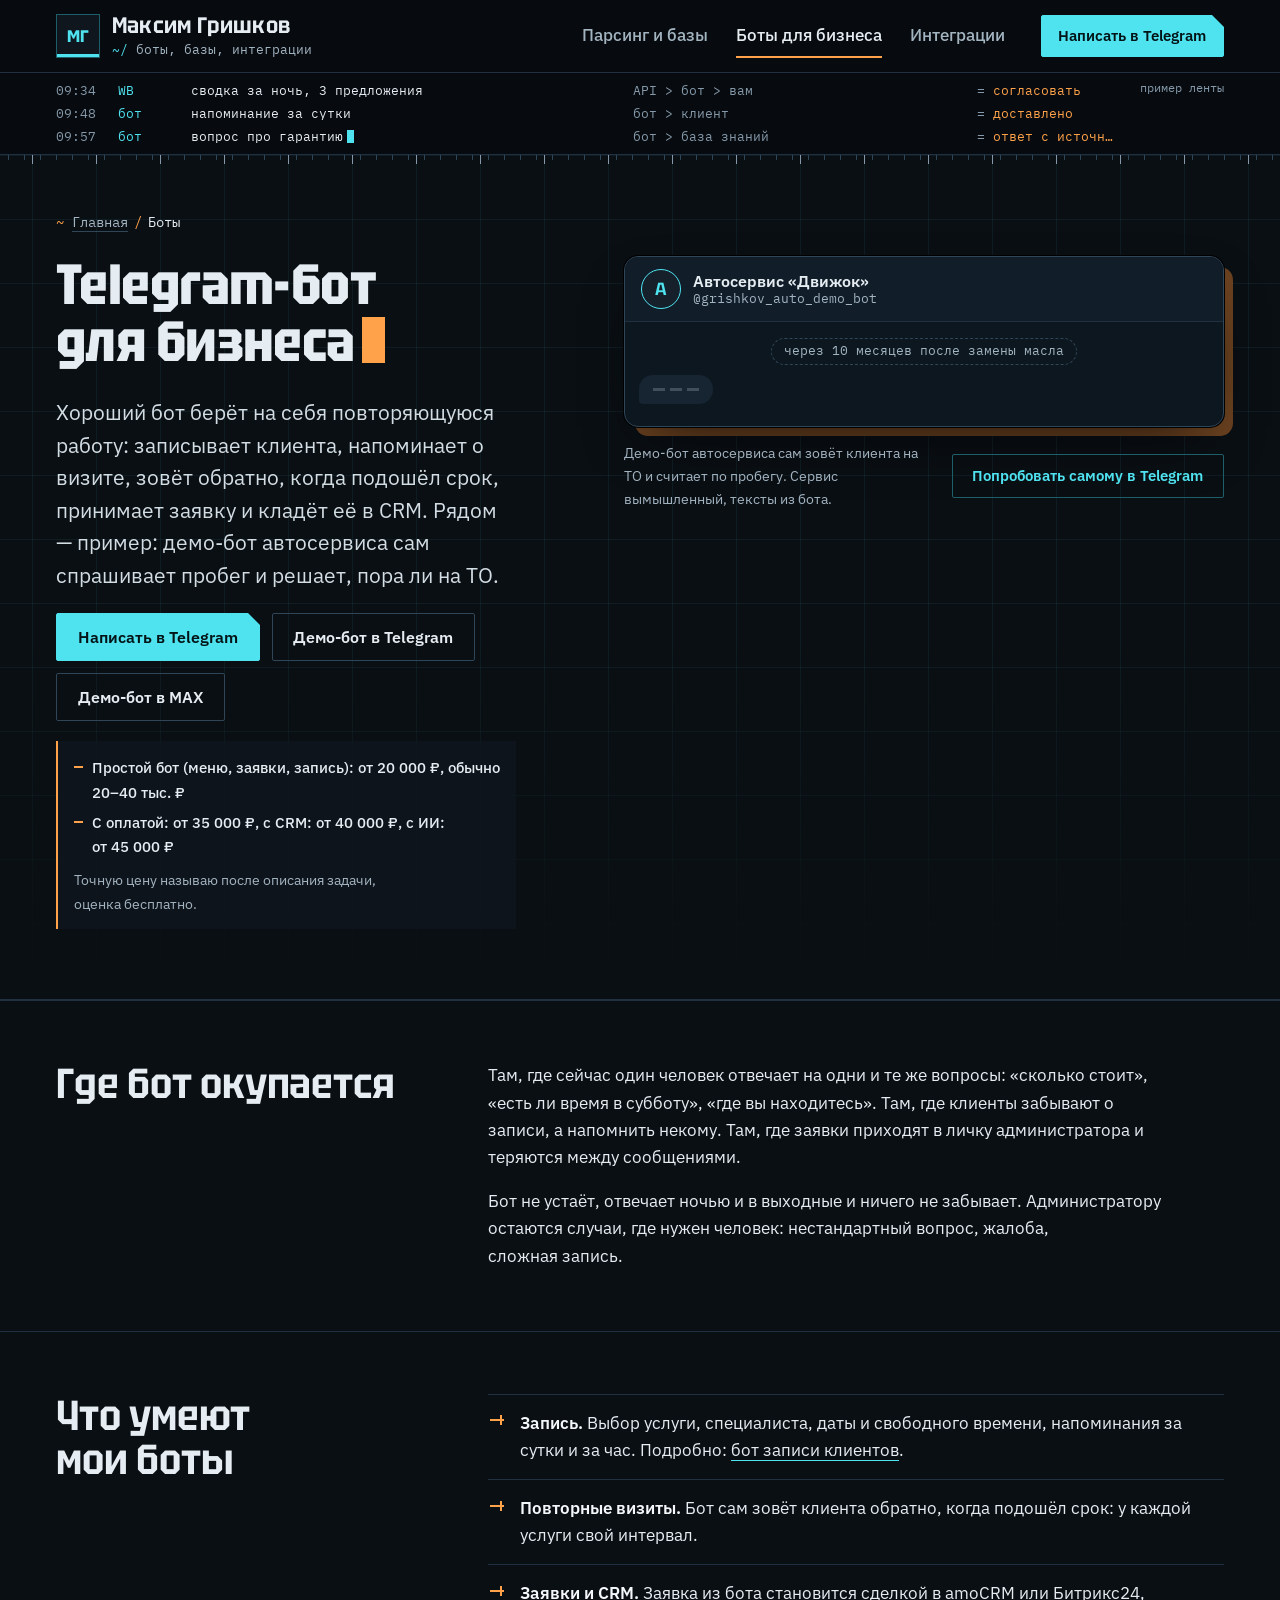
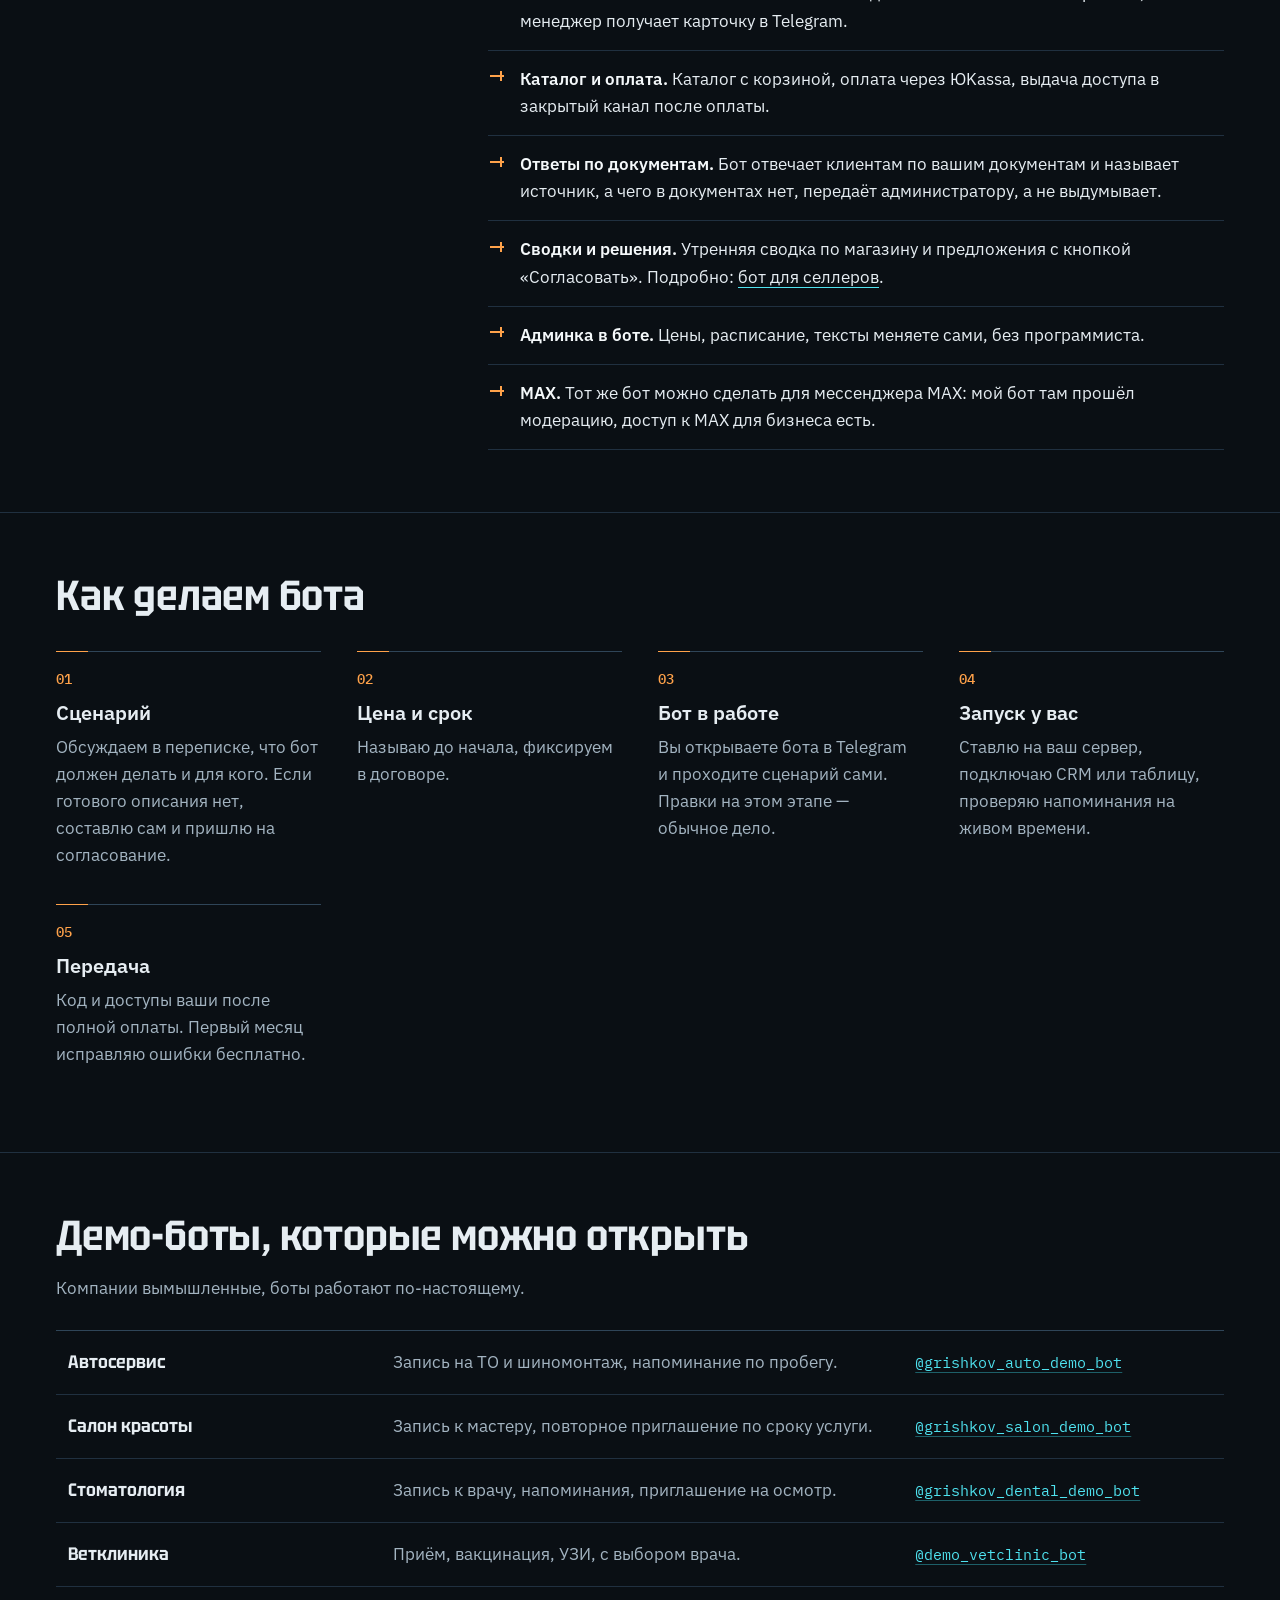
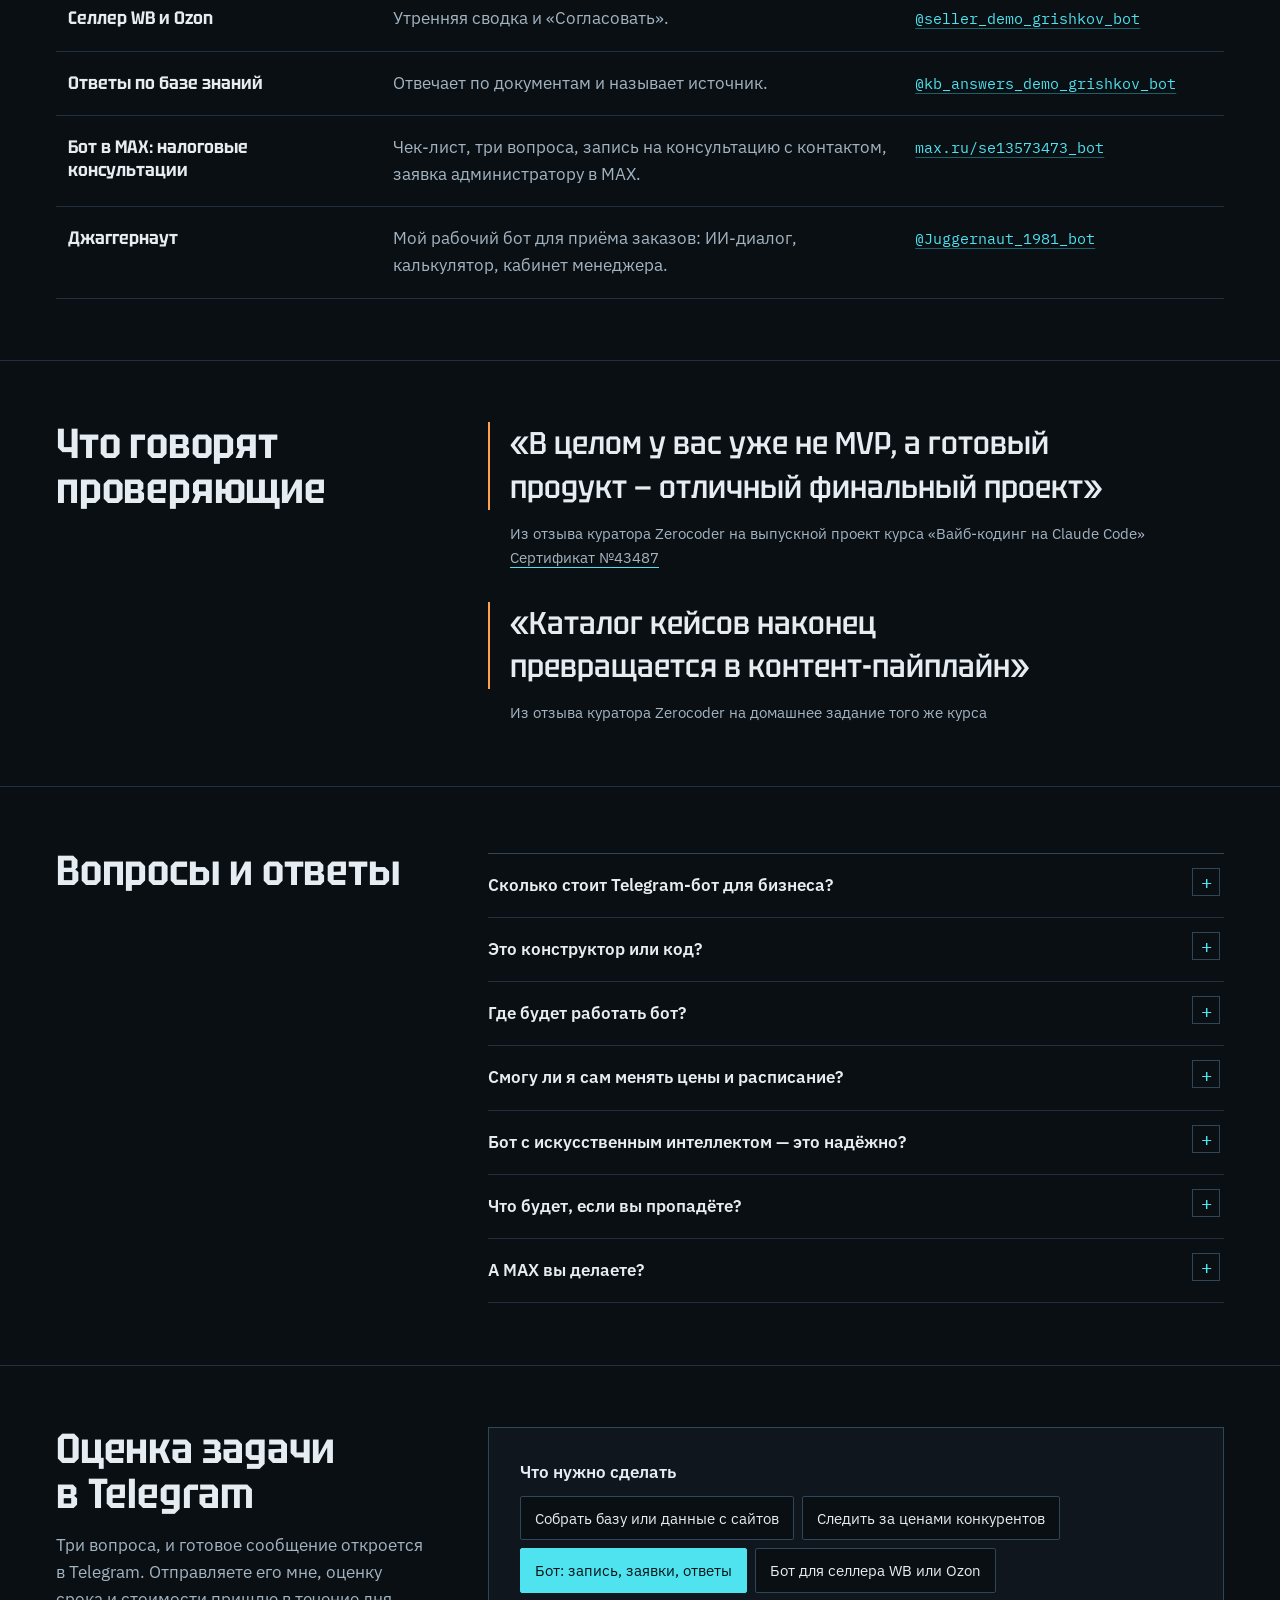
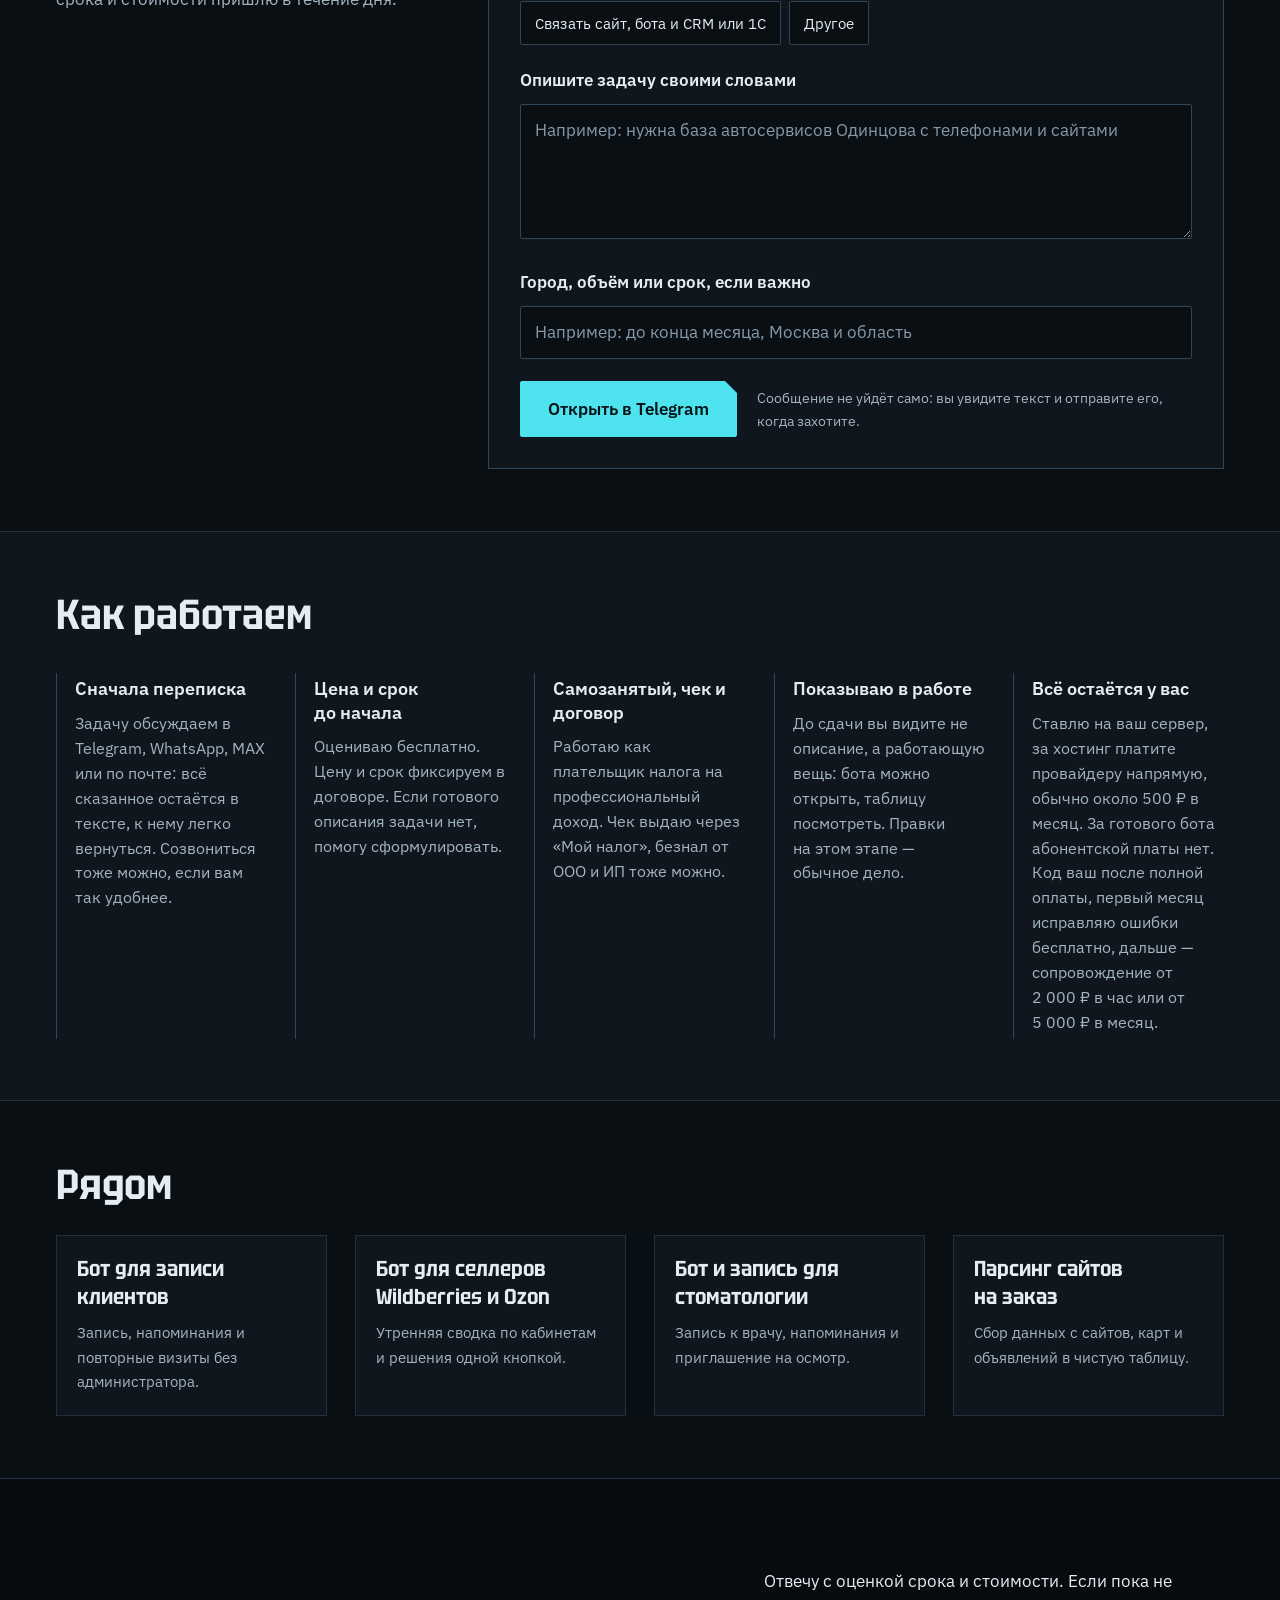
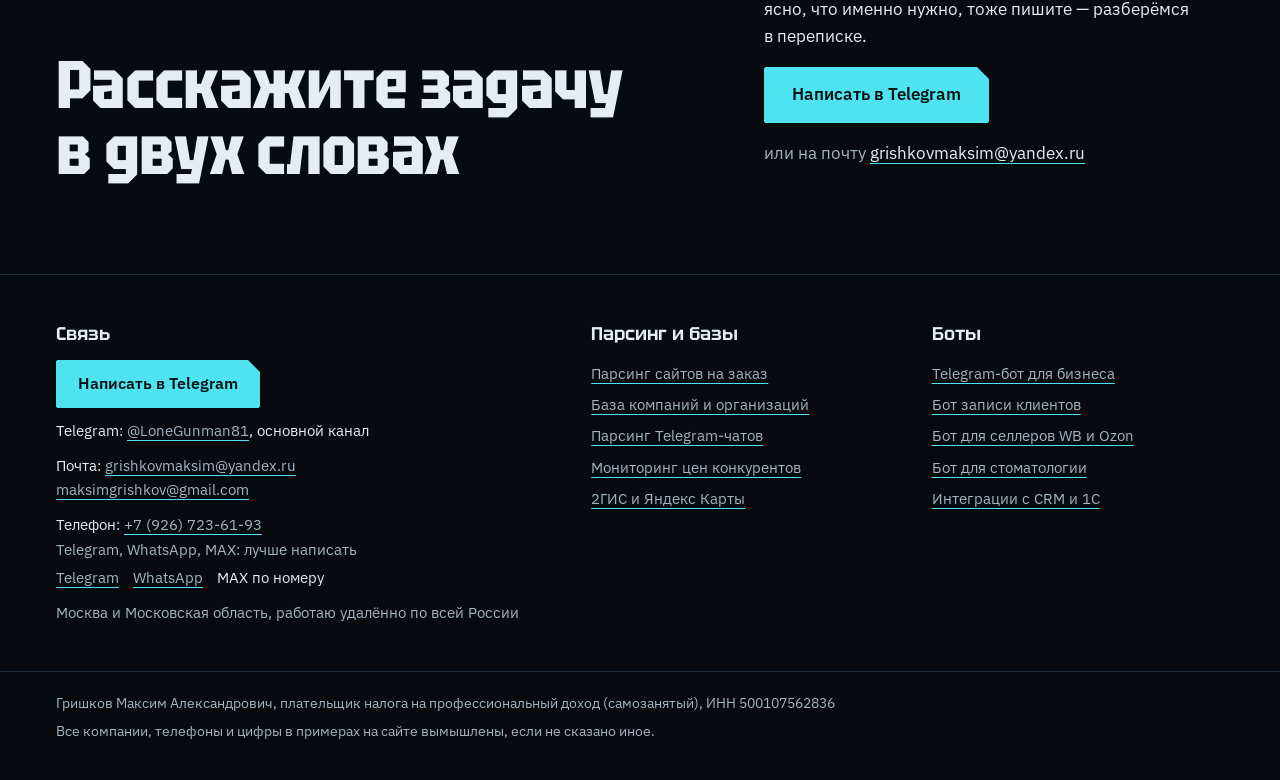
<file: boty/index.html>
<!doctype html>
<html lang="ru">
<head>
<meta charset="utf-8">
<meta name="viewport" content="width=device-width, initial-scale=1">
<title>Telegram-бот для бизнеса на заказ — запись, напоминания, заявки, оплата | Максим Гришков</title>
<meta name="description" content="Разработка Telegram-бота для бизнеса: онлайн-запись и напоминания, приём заявок, каталог и оплата, ответы по базе знаний, связка с CRM и 1С. Живые демо-боты, код остаётся у вас. Оценка бесплатно.">
<meta name="robots" content="noindex,nofollow">
<link rel="canonical" href="https://grishkovpro.ru/boty/">
<meta property="og:type" content="website">
<meta property="og:locale" content="ru_RU">
<meta property="og:site_name" content="Максим Гришков">
<meta property="og:title" content="Telegram-бот для бизнеса на заказ — запись, напоминания, заявки, оплата | Максим Гришков">
<meta property="og:description" content="Разработка Telegram-бота для бизнеса: онлайн-запись и напоминания, приём заявок, каталог и оплата, ответы по базе знаний, связка с CRM и 1С. Живые демо-боты, код остаётся у вас. Оценка бесплатно.">
<meta property="og:url" content="https://grishkovpro.ru/boty/">
<meta property="og:image" content="https://grishkovpro.ru/assets/og.png">
<meta name="theme-color" content="#0a0f14">
<link rel="icon" href="../assets/favicon.svg" type="image/svg+xml">
<link rel="preload" href="../assets/fonts/tektur-cyr.woff2" as="font" type="font/woff2" crossorigin>
<link rel="preload" href="../assets/fonts/plexsans-cyr.woff2" as="font" type="font/woff2" crossorigin>
<link rel="stylesheet" href="../assets/style.css">
<script type="application/ld+json">{"@context": "https://schema.org", "@type": "BreadcrumbList", "itemListElement": [{"@type": "ListItem", "position": 1, "name": "Главная", "item": "https://grishkovpro.ru/"}, {"@type": "ListItem", "position": 2, "name": "Боты", "item": "https://grishkovpro.ru/boty/"}]}</script><script type="application/ld+json">{"@context": "https://schema.org", "@type": "Service", "name": "Разработка Telegram-бота для бизнеса", "serviceType": "Разработка Telegram-бота для бизнеса", "description": "Разработка Telegram-бота для бизнеса: онлайн-запись и напоминания, приём заявок, каталог и оплата, ответы по базе знаний, связка с CRM и 1С. Живые демо-боты, код остаётся у вас. Оценка бесплатно.", "url": "https://grishkovpro.ru/boty/", "provider": {"@type": "Person", "@id": "https://grishkovpro.ru/#person", "name": "Гришков Максим Александрович", "jobTitle": "Разработчик Telegram-ботов и интеграций", "url": "https://grishkovpro.ru/", "email": "mailto:grishkovmaksim@yandex.ru", "telephone": "+79267236193", "taxID": "500107562836", "sameAs": ["https://t.me/LoneGunman81"], "address": {"@type": "PostalAddress", "addressLocality": "Москва", "addressCountry": "RU"}}, "areaServed": [{"@type": "City", "name": "Москва"}, {"@type": "AdministrativeArea", "name": "Московская область"}, {"@type": "Country", "name": "Россия"}], "offers": {"@type": "Offer", "priceCurrency": "RUB", "description": "Простой бот (меню, заявки, запись): от 20 000 ₽, обычно 20–40 тыс. ₽; С оплатой: от 35 000 ₽, с CRM: от 40 000 ₽, с ИИ: от 45 000 ₽. Точную цену называю после описания задачи, оценка бесплатно."}}</script><script type="application/ld+json">{"@context": "https://schema.org", "@type": "FAQPage", "mainEntity": [{"@type": "Question", "name": "Сколько стоит Telegram-бот для бизнеса?", "acceptedAnswer": {"@type": "Answer", "text": "Простой бот (меню, заявки, запись): от 20 000 ₽, обычно 20–40 тыс. ₽; с оплатой: от 35 000 ₽; со связкой с CRM: от 40 000 ₽; с ИИ: от 45 000 ₽. Точную цену называю после описания задачи, оценка бесплатно."}}, {"@type": "Question", "name": "Это конструктор или код?", "acceptedAnswer": {"@type": "Answer", "text": "Код под вашу задачу. Бот остаётся вашим: исходники передаю, ежемесячной платы за конструктор нет. При необходимости работаю и в конструкторах, например в SaleBot, если вам так удобнее."}}, {"@type": "Question", "name": "Где будет работать бот?", "acceptedAnswer": {"@type": "Answer", "text": "На вашем сервере. Это недорогой виртуальный сервер, обычно около 500 ₽ в месяц, оплачиваете провайдеру напрямую. Нет сервера — подскажу, какой взять, и настрою."}}, {"@type": "Question", "name": "Смогу ли я сам менять цены и расписание?", "acceptedAnswer": {"@type": "Answer", "text": "Да, для этого в боте делается админка: меняете прямо в Telegram, без программиста."}}, {"@type": "Question", "name": "Бот с искусственным интеллектом — это надёжно?", "acceptedAnswer": {"@type": "Answer", "text": "Если он отвечает только по вашим документам и проверяет себя, — да. В моём демо ответ проверяется вторым проходом на выдумки, а вопрос, которого нет в документах, уходит администратору."}}, {"@type": "Question", "name": "Что будет, если вы пропадёте?", "acceptedAnswer": {"@type": "Answer", "text": "Бот продолжит работать: он стоит на вашем сервере, код у вас. Любой другой разработчик сможет его поддерживать без переписывания."}}, {"@type": "Question", "name": "А MAX вы делаете?", "acceptedAnswer": {"@type": "Answer", "text": "Да. Бот для MAX делается так же, как для Telegram: запись, заявки, уведомления. Мой бот в MAX прошёл модерацию площадки."}}]}</script>
</head>
<body class="s-boty">
<a class="skip" href="#main">К содержанию</a>
<header class="top">
  <div class="wrap top-in">
    <a class="mark" href="../"><span class="mark-g" aria-hidden="true">МГ</span><span class="mark-t"><span class="mark-n">Максим Гришков</span><span class="mark-s">боты, базы, интеграции</span></span></a>
    <nav class="nav" aria-label="Разделы"><a href="../parsing/">Парсинг и базы</a><a href="../boty/" aria-current="page">Боты для бизнеса</a><a href="../#integracii">Интеграции</a></nav>
    <a class="btn btn-tg top-cta" href="https://t.me/LoneGunman81" rel="noopener" target="_blank">Написать в Telegram</a>
  </div>
</header>
<div class="lg" aria-hidden="true"><div class="wrap lg-in"><ol class="lg-list" data-log><li class="lg-r"><span class="lg-t">09:15</span><span class="lg-s">бот</span><span class="lg-e">запись на 18:30, маникюр</span><span class="lg-p">бот &gt; календарь &gt; amoCRM</span><span class="lg-v">сделка</span></li><li class="lg-r"><span class="lg-t">09:26</span><span class="lg-s">сайт</span><span class="lg-e">форма «Обратный звонок»</span><span class="lg-p">Tilda &gt; бот &gt; Битрикс24</span><span class="lg-v">сделка</span></li><li class="lg-r"><span class="lg-t">09:30</span><span class="lg-s">1С</span><span class="lg-e">остаток по артикулу: 14 шт.</span><span class="lg-p">бот &gt; 1С &gt; бот</span><span class="lg-v">ответ</span></li><li class="lg-r"><span class="lg-t">09:34</span><span class="lg-s">WB</span><span class="lg-e">сводка за ночь, 3 предложения</span><span class="lg-p">API &gt; бот &gt; вам</span><span class="lg-v">согласовать</span></li><li class="lg-r"><span class="lg-t">09:48</span><span class="lg-s">бот</span><span class="lg-e">напоминание за сутки</span><span class="lg-p">бот &gt; клиент</span><span class="lg-v">доставлено</span></li><li class="lg-r"><span class="lg-t">09:57</span><span class="lg-s">бот</span><span class="lg-e">вопрос про гарантию</span><span class="lg-p">бот &gt; база знаний</span><span class="lg-v">ответ с источником</span></li></ol><span class="lg-tag">пример ленты</span></div></div>
<main id="main">
<section class="hero hero-page"><div class="hero-bg" aria-hidden="true"></div>
  <div class="wrap">
    <nav class="crumbs" aria-label="Хлебные крошки"><ol><li><a href="../">Главная</a></li><li aria-current="page">Боты</li></ol></nav>
    <div class="hero-grid">
      <div class="hero-text">
        <h1 class="h1">Telegram-бот для бизнеса<span class="caret" aria-hidden="true"></span></h1>
        <div class="lead"><p>Хороший бот берёт на себя повторяющуюся работу: записывает клиента, напоминает о визите, зовёт обратно, когда подошёл срок, принимает заявку и кладёт её в CRM. Рядом — пример: демо-бот автосервиса сам спрашивает пробег и решает, пора ли на ТО.</p></div>
        <p class="hero-cta"><a class="btn btn-tg" href="https://t.me/LoneGunman81" rel="noopener" target="_blank">Написать в Telegram</a>
        <a class="btn btn-line" href="https://t.me/grishkov_auto_demo_bot" rel="noopener" target="_blank">Демо-бот в Telegram</a><a class="btn btn-line" href="https://max.ru/se13573473_bot" rel="noopener" target="_blank">Демо-бот в MAX</a></p>
        <div class="hero-price"><ul class="hero-notes"><li>Простой бот (меню, заявки, запись): от 20 000 ₽, обычно 20–40 тыс. ₽</li><li>С оплатой: от 35 000 ₽, с CRM: от 40 000 ₽, с ИИ: от 45 000 ₽</li></ul><p class="price-foot">Точную цену называю после описания задачи, оценка бесплатно.</p></div>
      </div>
      <div class="hero-ex"><figure class="ex ex-chat" data-sim>
  <div class="tg">
    <div class="tg-head"><span class="tg-ava" aria-hidden="true">А</span>
      <span class="tg-who"><b>Автосервис «Движок»</b><span class="mono">@grishkov_auto_demo_bot</span></span></div>
    <ol class="tg-log" aria-label="Пример переписки с ботом"><li class="tg-m tg-note"><span class="tg-bubble">через 10 месяцев после замены масла</span></li><li class="tg-m tg-bot"><span class="tg-bubble">Здравствуйте! С прошлого визита прошло 10 мес. — тогда делали «Замена масла и фильтров».<br>Скоро пора на ТО: по регламенту раз в 10 000 км или раз в год, смотря что раньше.<br>Подскажите текущий пробег — посчитаю, пора уже или можно ездить дальше.</span></li><li class="tg-m tg-user"><span class="tg-bubble">48 200</span></li><li class="tg-m tg-bot"><span class="tg-bubble">Спасибо! С прошлого визита 6 300 км.<br>До ТО ещё около 3 700 км — можно спокойно ездить.<br>Напомню, когда подойдёт срок.</span></li><li class="tg-m tg-note"><span class="tg-bubble">клиент сам решил записаться</span></li><li class="tg-m tg-bot"><span class="tg-bubble"><strong>Шаг 1/7.</strong> Выберите услугу:</span><span class="tg-kb"><span class="tg-row"><span class="tg-b">ТО по регламенту — 6 500 ₽</span></span><span class="tg-row"><span class="tg-b is-press">Шиномонтаж, 4 колеса — 3 200 ₽</span></span><span class="tg-row"><span class="tg-b">Компьютерная диагностика — 2 500 ₽</span></span></span></li><li class="tg-m tg-bot"><span class="tg-bubble">Услуга: <strong>Шиномонтаж, 4 колеса</strong> — 3 200 ₽<br><strong>Шаг 2/7.</strong> Выберите механика:</span><span class="tg-kb"><span class="tg-row"><span class="tg-b">Сергей</span><span class="tg-b">Андрей</span><span class="tg-b">Дмитрий</span></span><span class="tg-row"><span class="tg-b is-press">Любой свободный</span></span></span></li></ol>
    <div class="tg-foot"><button type="button" class="tg-replay" hidden>Показать ещё раз</button></div>
  </div>
  <figcaption><span>Демо-бот автосервиса сам зовёт клиента на ТО и считает по пробегу. Сервис вымышленный, тексты из бота.</span><a class="btn btn-try" href="https://t.me/grishkov_auto_demo_bot" rel="noopener" target="_blank">Попробовать самому в Telegram</a></figcaption>
</figure></div>
    </div>
  </div>
</section><section class="sec sec-split"><div class="wrap split"><h2 class="h2">Где бот окупается</h2><div class="prose"><p>Там, где сейчас один человек отвечает на одни и те же вопросы: «сколько стоит», «есть ли время в субботу», «где вы находитесь». Там, где клиенты забывают о записи, а напомнить некому. Там, где заявки приходят в личку администратора и теряются между сообщениями.</p>
<p>Бот не устаёт, отвечает ночью и в выходные и ничего не забывает. Администратору остаются случаи, где нужен человек: нестандартный вопрос, жалоба, сложная запись.</p></div></div></section><section class="sec sec-split"><div class="wrap split"><h2 class="h2">Что умеют мои боты</h2><ul class="gets"><li><strong>Запись.</strong> Выбор услуги, специалиста, даты и свободного времени, напоминания за сутки и за час. Подробно: <a href="../boty/zapis-klientov/">бот записи клиентов</a>.</li><li><strong>Повторные визиты.</strong> Бот сам зовёт клиента обратно, когда подошёл срок: у каждой услуги свой интервал.</li><li><strong>Заявки и CRM.</strong> Заявка из бота становится сделкой в amoCRM или Битрикс24, менеджер получает карточку в Telegram.</li><li><strong>Каталог и оплата.</strong> Каталог с корзиной, оплата через ЮKassa, выдача доступа в закрытый канал после оплаты.</li><li><strong>Ответы по документам.</strong> Бот отвечает клиентам по вашим документам и называет источник, а чего в документах нет, передаёт администратору, а не выдумывает.</li><li><strong>Сводки и решения.</strong> Утренняя сводка по магазину и предложения с кнопкой «Согласовать». Подробно: <a href="../boty/marketplace/">бот для селлеров</a>.</li><li><strong>Админка в боте.</strong> Цены, расписание, тексты меняете сами, без программиста.</li><li><strong>MAX.</strong> Тот же бот можно сделать для мессенджера MAX: мой бот там прошёл модерацию, доступ к MAX для бизнеса есть.</li></ul></div></section><section class="sec"><div class="wrap"><h2 class="h2">Как делаем бота</h2><ol class="steps"><li><h3>Сценарий</h3><p>Обсуждаем в переписке, что бот должен делать и для кого. Если готового описания нет, составлю сам и пришлю на согласование.</p></li><li><h3>Цена и срок</h3><p>Называю до начала, фиксируем в договоре.</p></li><li><h3>Бот в работе</h3><p>Вы открываете бота в Telegram и проходите сценарий сами. Правки на этом этапе — обычное дело.</p></li><li><h3>Запуск у вас</h3><p>Ставлю на ваш сервер, подключаю CRM или таблицу, проверяю напоминания на живом времени.</p></li><li><h3>Передача</h3><p>Код и доступы ваши после полной оплаты. Первый месяц исправляю ошибки бесплатно.</p></li></ol></div></section><section class="sec demo" id="demo"><div class="wrap"><h2 class="h2">Демо-боты, которые можно открыть</h2><p class="lead-s">Компании вымышленные, боты работают по-настоящему.</p><ul class="demo-list"><li><a class="demo-row" href="https://t.me/grishkov_auto_demo_bot" rel="noopener" target="_blank"><span class="demo-n">Автосервис</span><span class="demo-d">Запись на ТО и шиномонтаж, напоминание по пробегу.</span><span class="demo-h mono">@grishkov_auto_demo_bot</span></a></li><li><a class="demo-row" href="https://t.me/grishkov_salon_demo_bot" rel="noopener" target="_blank"><span class="demo-n">Салон красоты</span><span class="demo-d">Запись к мастеру, повторное приглашение по сроку услуги.</span><span class="demo-h mono">@grishkov_salon_demo_bot</span></a></li><li><a class="demo-row" href="https://t.me/grishkov_dental_demo_bot" rel="noopener" target="_blank"><span class="demo-n">Стоматология</span><span class="demo-d">Запись к врачу, напоминания, приглашение на осмотр.</span><span class="demo-h mono">@grishkov_dental_demo_bot</span></a></li><li><a class="demo-row" href="https://t.me/demo_vetclinic_bot" rel="noopener" target="_blank"><span class="demo-n">Ветклиника</span><span class="demo-d">Приём, вакцинация, УЗИ, с выбором врача.</span><span class="demo-h mono">@demo_vetclinic_bot</span></a></li><li><a class="demo-row" href="https://t.me/seller_demo_grishkov_bot" rel="noopener" target="_blank"><span class="demo-n">Селлер WB и Ozon</span><span class="demo-d">Утренняя сводка и «Согласовать».</span><span class="demo-h mono">@seller_demo_grishkov_bot</span></a></li><li><a class="demo-row" href="https://t.me/kb_answers_demo_grishkov_bot" rel="noopener" target="_blank"><span class="demo-n">Ответы по базе знаний</span><span class="demo-d">Отвечает по документам и называет источник.</span><span class="demo-h mono">@kb_answers_demo_grishkov_bot</span></a></li><li><a class="demo-row" href="https://max.ru/se13573473_bot" rel="noopener" target="_blank"><span class="demo-n">Бот в MAX: налоговые консультации</span><span class="demo-d">Чек-лист, три вопроса, запись на консультацию с контактом, заявка администратору в MAX.</span><span class="demo-h mono">max.ru/se13573473_bot</span></a></li><li><a class="demo-row" href="https://t.me/Juggernaut_1981_bot" rel="noopener" target="_blank"><span class="demo-n">Джаггернаут</span><span class="demo-d">Мой рабочий бот для приёма заказов: ИИ-диалог, калькулятор, кабинет менеджера.</span><span class="demo-h mono">@Juggernaut_1981_bot</span></a></li></ul></div></section><section class="sec voices" aria-labelledby="vq-h"><div class="wrap split"><h2 id="vq-h" class="h2">Что говорят проверяющие</h2><ul class="vq-list"><li><blockquote><p>«В целом у вас уже не MVP, а готовый продукт — отличный финальный проект»</p></blockquote><p class="vq-src">Из отзыва куратора Zerocoder на выпускной проект курса «Вайб-кодинг на Claude Code»<br><span class="muted"><a href="../files/sertifikat_43487.jpg">Сертификат №43487</a></span></p></li><li><blockquote><p>«Каталог кейсов наконец превращается в контент-пайплайн»</p></blockquote><p class="vq-src">Из отзыва куратора Zerocoder на домашнее задание того же курса</p></li></ul></div></section><section class="sec faq" aria-labelledby="faq-h"><div class="wrap split"><h2 id="faq-h" class="h2">Вопросы и ответы</h2><div class="faq-list"><details><summary>Сколько стоит Telegram-бот для бизнеса?</summary><div class="faq-a"><p>Простой бот (меню, заявки, запись): от 20 000 ₽, обычно 20–40 тыс. ₽; с оплатой: от 35 000 ₽; со связкой с CRM: от 40 000 ₽; с ИИ: от 45 000 ₽. Точную цену называю после описания задачи, оценка бесплатно.</p></div></details><details><summary>Это конструктор или код?</summary><div class="faq-a"><p>Код под вашу задачу. Бот остаётся вашим: исходники передаю, ежемесячной платы за конструктор нет. При необходимости работаю и в конструкторах, например в SaleBot, если вам так удобнее.</p></div></details><details><summary>Где будет работать бот?</summary><div class="faq-a"><p>На вашем сервере. Это недорогой виртуальный сервер, обычно около 500 ₽ в месяц, оплачиваете провайдеру напрямую. Нет сервера — подскажу, какой взять, и настрою.</p></div></details><details><summary>Смогу ли я сам менять цены и расписание?</summary><div class="faq-a"><p>Да, для этого в боте делается админка: меняете прямо в Telegram, без программиста.</p></div></details><details><summary>Бот с искусственным интеллектом — это надёжно?</summary><div class="faq-a"><p>Если он отвечает только по вашим документам и проверяет себя, — да. В моём демо ответ проверяется вторым проходом на выдумки, а вопрос, которого нет в документах, уходит администратору.</p></div></details><details><summary>Что будет, если вы пропадёте?</summary><div class="faq-a"><p>Бот продолжит работать: он стоит на вашем сервере, код у вас. Любой другой разработчик сможет его поддерживать без переписывания.</p></div></details><details><summary>А MAX вы делаете?</summary><div class="faq-a"><p>Да. Бот для MAX делается так же, как для Telegram: запись, заявки, уведомления. Мой бот в MAX прошёл модерацию площадки.</p></div></details></div></div></section><section class="sec quiz" id="ocenka" aria-labelledby="qz-h">
  <div class="wrap split">
    <div><h2 id="qz-h" class="h2">Оценка задачи в Telegram</h2>
      <p class="lead-s">Три вопроса, и готовое сообщение откроется в Telegram. Отправляете его мне, оценку срока и стоимости пришлю в течение дня.</p></div>
    <form class="qz" action="https://t.me/LoneGunman81" method="get" target="_blank" data-quiz>
      <fieldset><legend>Что нужно сделать</legend><div class="qz-opts"><label class="qz-opt"><input type="radio" name="topic" value="Собрать базу или данные с сайтов"><span>Собрать базу или данные с сайтов</span></label><label class="qz-opt"><input type="radio" name="topic" value="Следить за ценами конкурентов"><span>Следить за ценами конкурентов</span></label><label class="qz-opt"><input type="radio" name="topic" value="Бот: запись, заявки, ответы" checked><span>Бот: запись, заявки, ответы</span></label><label class="qz-opt"><input type="radio" name="topic" value="Бот для селлера WB или Ozon"><span>Бот для селлера WB или Ozon</span></label><label class="qz-opt"><input type="radio" name="topic" value="Связать сайт, бота и CRM или 1С"><span>Связать сайт, бота и CRM или 1С</span></label><label class="qz-opt"><input type="radio" name="topic" value="Другое"><span>Другое</span></label></div></fieldset>
      <label class="qz-f"><span>Опишите задачу своими словами</span>
        <textarea name="text" rows="4" required placeholder="Например: нужна база автосервисов Одинцова с телефонами и сайтами"></textarea></label>
      <label class="qz-f"><span>Город, объём или срок, если важно</span>
        <input type="text" name="extra" placeholder="Например: до конца месяца, Москва и область"></label>
      <div class="qz-go"><button class="btn btn-tg btn-big" type="submit">Открыть в Telegram</button>
        <span class="muted">Сообщение не уйдёт само: вы увидите текст и отправите его, когда захотите.</span></div>
    </form>
  </div>
</section><section class="sec how" aria-labelledby="how-h">
  <div class="wrap">
    <h2 id="how-h" class="h2">Как работаем</h2>
    <ul class="how-list"><li><h3>Сначала переписка</h3><p>Задачу обсуждаем в Telegram, WhatsApp, MAX или по почте: всё сказанное остаётся в тексте, к нему легко вернуться. Созвониться тоже можно, если вам так удобнее.</p></li><li><h3>Цена и срок до начала</h3><p>Оцениваю бесплатно. Цену и срок фиксируем в договоре. Если готового описания задачи нет, помогу сформулировать.</p></li><li><h3>Самозанятый, чек и договор</h3><p>Работаю как плательщик налога на профессиональный доход. Чек выдаю через «Мой налог», безнал от ООО и ИП тоже можно.</p></li><li><h3>Показываю в работе</h3><p>До сдачи вы видите не описание, а работающую вещь: бота можно открыть, таблицу посмотреть. Правки на этом этапе — обычное дело.</p></li><li><h3>Всё остаётся у вас</h3><p>Ставлю на ваш сервер, за хостинг платите провайдеру напрямую, обычно около 500 ₽ в месяц. За готового бота абонентской платы нет. Код ваш после полной оплаты, первый месяц исправляю ошибки бесплатно, дальше — сопровождение от 2 000 ₽ в час или от 5 000 ₽ в месяц.</p></li></ul>
  </div>
</section><section class="sec rel" aria-labelledby="rel-h"><div class="wrap"><h2 id="rel-h" class="h2">Рядом</h2><ul class="rel-list"><li><a href="../boty/zapis-klientov"><span class="rel-t">Бот для записи клиентов</span><span class="rel-d">Запись, напоминания и повторные визиты без администратора.</span></a></li><li><a href="../boty/marketplace"><span class="rel-t">Бот для селлеров Wildberries и Ozon</span><span class="rel-d">Утренняя сводка по кабинетам и решения одной кнопкой.</span></a></li><li><a href="../boty/stomatologiya"><span class="rel-t">Бот и запись для стоматологии</span><span class="rel-d">Запись к врачу, напоминания и приглашение на осмотр.</span></a></li><li><a href="../parsing"><span class="rel-t">Парсинг сайтов на заказ</span><span class="rel-d">Сбор данных с сайтов, карт и объявлений в чистую таблицу.</span></a></li></ul></div></section><section class="cta" aria-labelledby="cta-h">
  <div class="wrap cta-in">
    <h2 id="cta-h" class="cta-h">Расскажите задачу в двух словах</h2>
    <div class="cta-side"><p>Отвечу с оценкой срока и стоимости. Если пока не ясно, что именно нужно, тоже пишите — разберёмся в переписке.</p>
      <p><a class="btn btn-tg btn-big" href="https://t.me/LoneGunman81" rel="noopener" target="_blank">Написать в Telegram</a></p>
      <p class="muted">или на почту <a href="mailto:grishkovmaksim@yandex.ru">grishkovmaksim@yandex.ru</a></p></div>
  </div>
</section>
</main>
<footer class="foot">
  <div class="wrap foot-grid">
    <div class="foot-contact">
      <p class="f-h">Связь</p>
      <p><a class="btn btn-tg" href="https://t.me/LoneGunman81" rel="noopener" target="_blank">Написать в Telegram</a></p>
      <p>Telegram: <a href="https://t.me/LoneGunman81" rel="noopener" target="_blank">@LoneGunman81</a>, основной канал</p>
      <p>Почта: <a href="mailto:grishkovmaksim@yandex.ru">grishkovmaksim@yandex.ru</a><br><a href="mailto:maksimgrishkov@gmail.com">maksimgrishkov@gmail.com</a></p>
      <p>Телефон: <a href="tel:+79267236193">+7 (926) 723-61-93</a><br><span class="muted">Telegram, WhatsApp, MAX: лучше написать</span><br>
        <span class="msgr"><a href="https://t.me/LoneGunman81" rel="noopener" target="_blank">Telegram</a>
        <a href="https://wa.me/79267236193" rel="noopener" target="_blank">WhatsApp</a>
        <span>MAX по номеру</span></span></p>
      <p class="muted">Москва и Московская область, работаю удалённо по всей России</p>
    </div>
    <div><p class="f-h">Парсинг и базы</p><ul><li><a href="../parsing/">Парсинг сайтов на заказ</a></li><li><a href="../parsing/baza-kompaniy/">База компаний и организаций</a></li><li><a href="../parsing/telegram/">Парсинг Telegram-чатов</a></li><li><a href="../parsing/monitoring-cen/">Мониторинг цен конкурентов</a></li><li><a href="../parsing/karty/">2ГИС и Яндекс Карты</a></li></ul></div><div><p class="f-h">Боты</p><ul><li><a href="../boty/">Telegram-бот для бизнеса</a></li><li><a href="../boty/zapis-klientov/">Бот записи клиентов</a></li><li><a href="../boty/marketplace/">Бот для селлеров WB и Ozon</a></li><li><a href="../boty/stomatologiya/">Бот для стоматологии</a></li><li><a href="../#integracii">Интеграции с CRM и 1С</a></li></ul></div>
  </div>
  <div class="wrap foot-legal">
    <p>Гришков Максим Александрович, плательщик налога на профессиональный доход (самозанятый), ИНН 500107562836</p>
    <p class="muted">Все компании, телефоны и цифры в примерах на сайте вымышлены, если не сказано иное.</p>
  </div>
</footer>
<script src="../assets/site.js" defer></script>
</body>
</html>
</file>
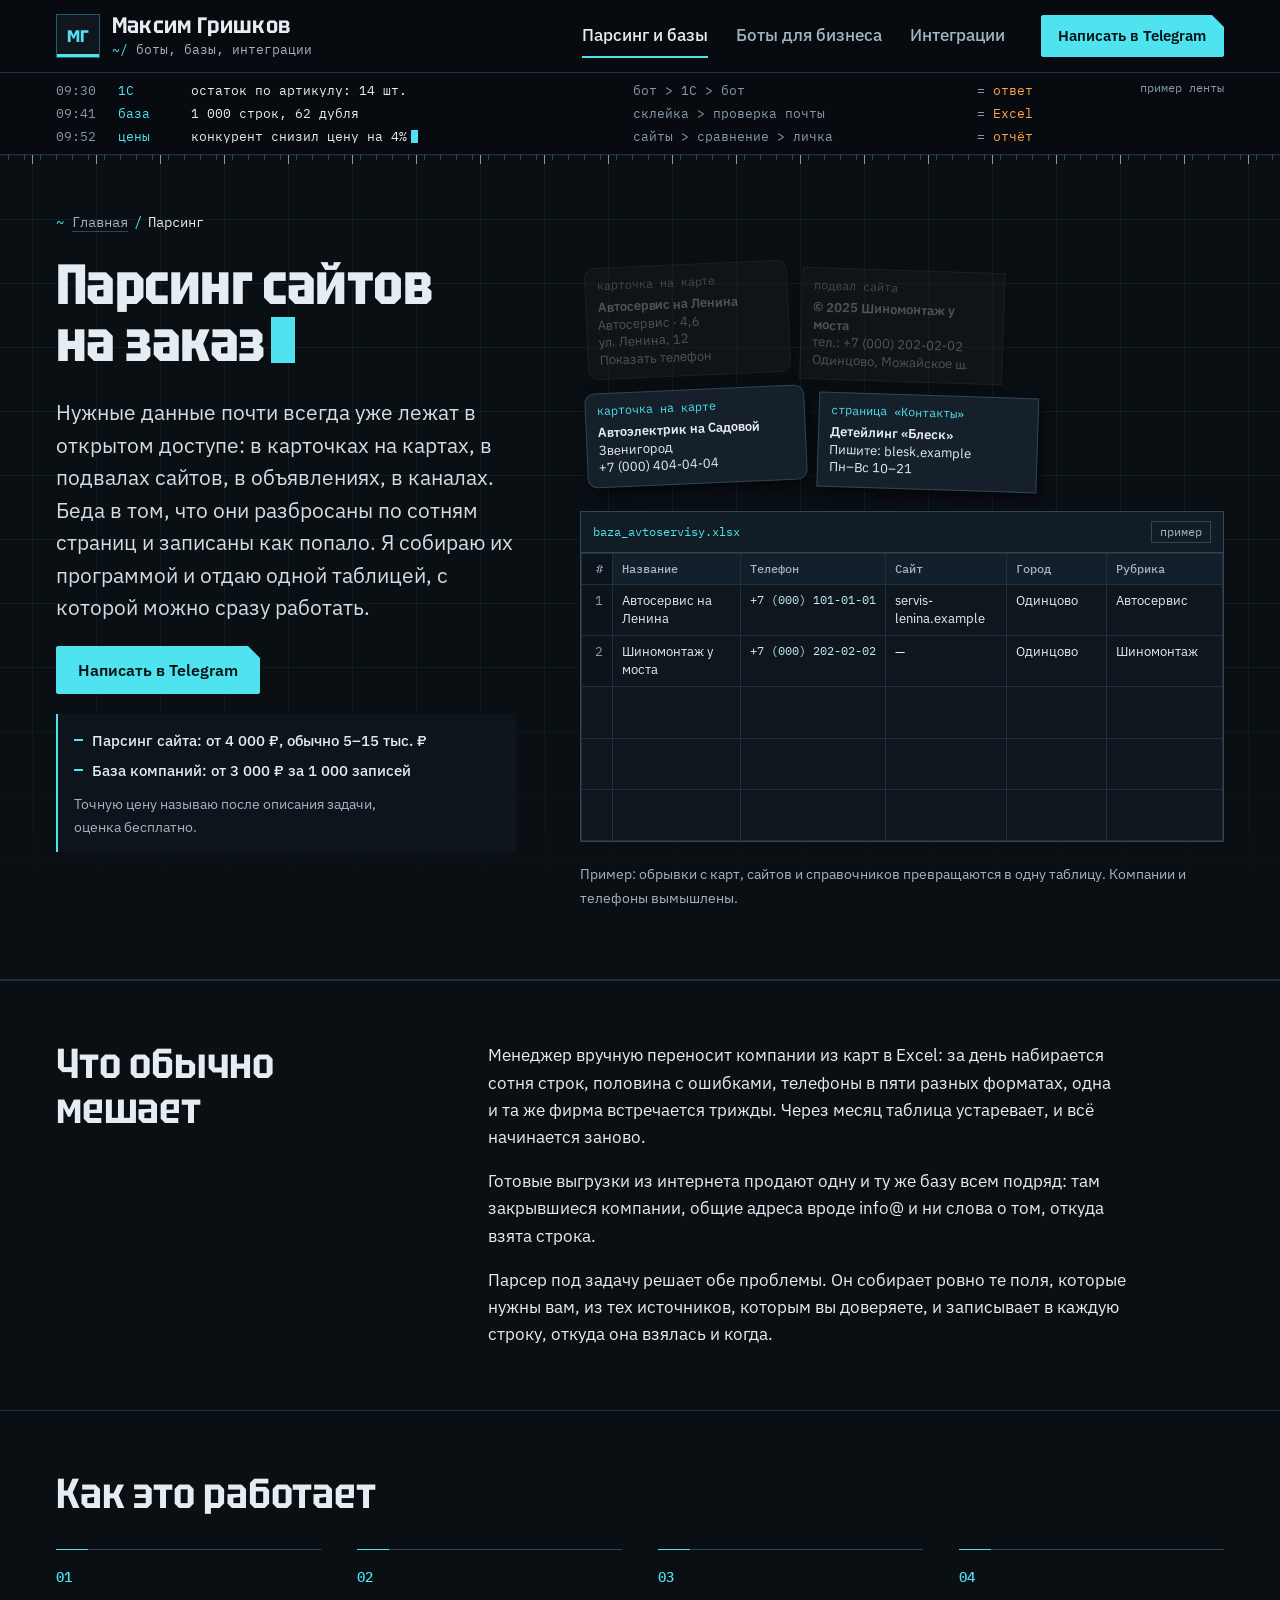
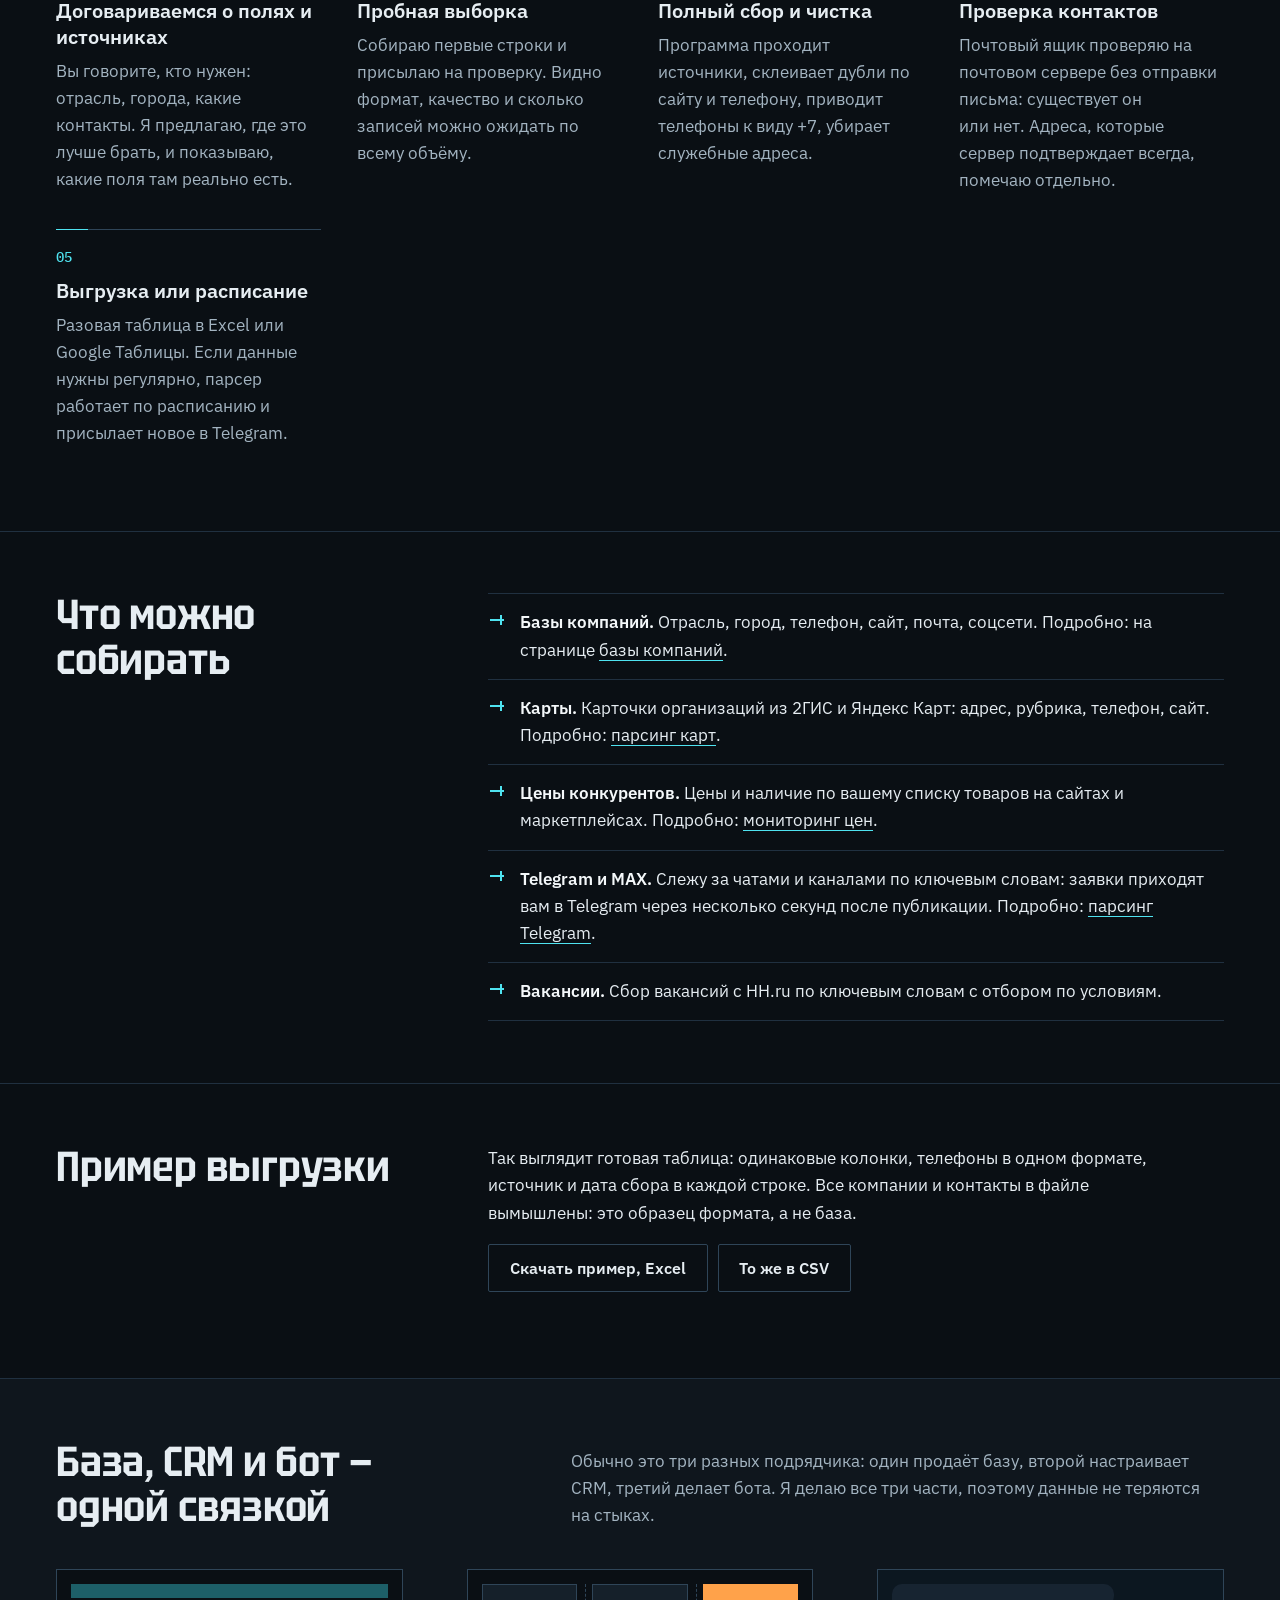
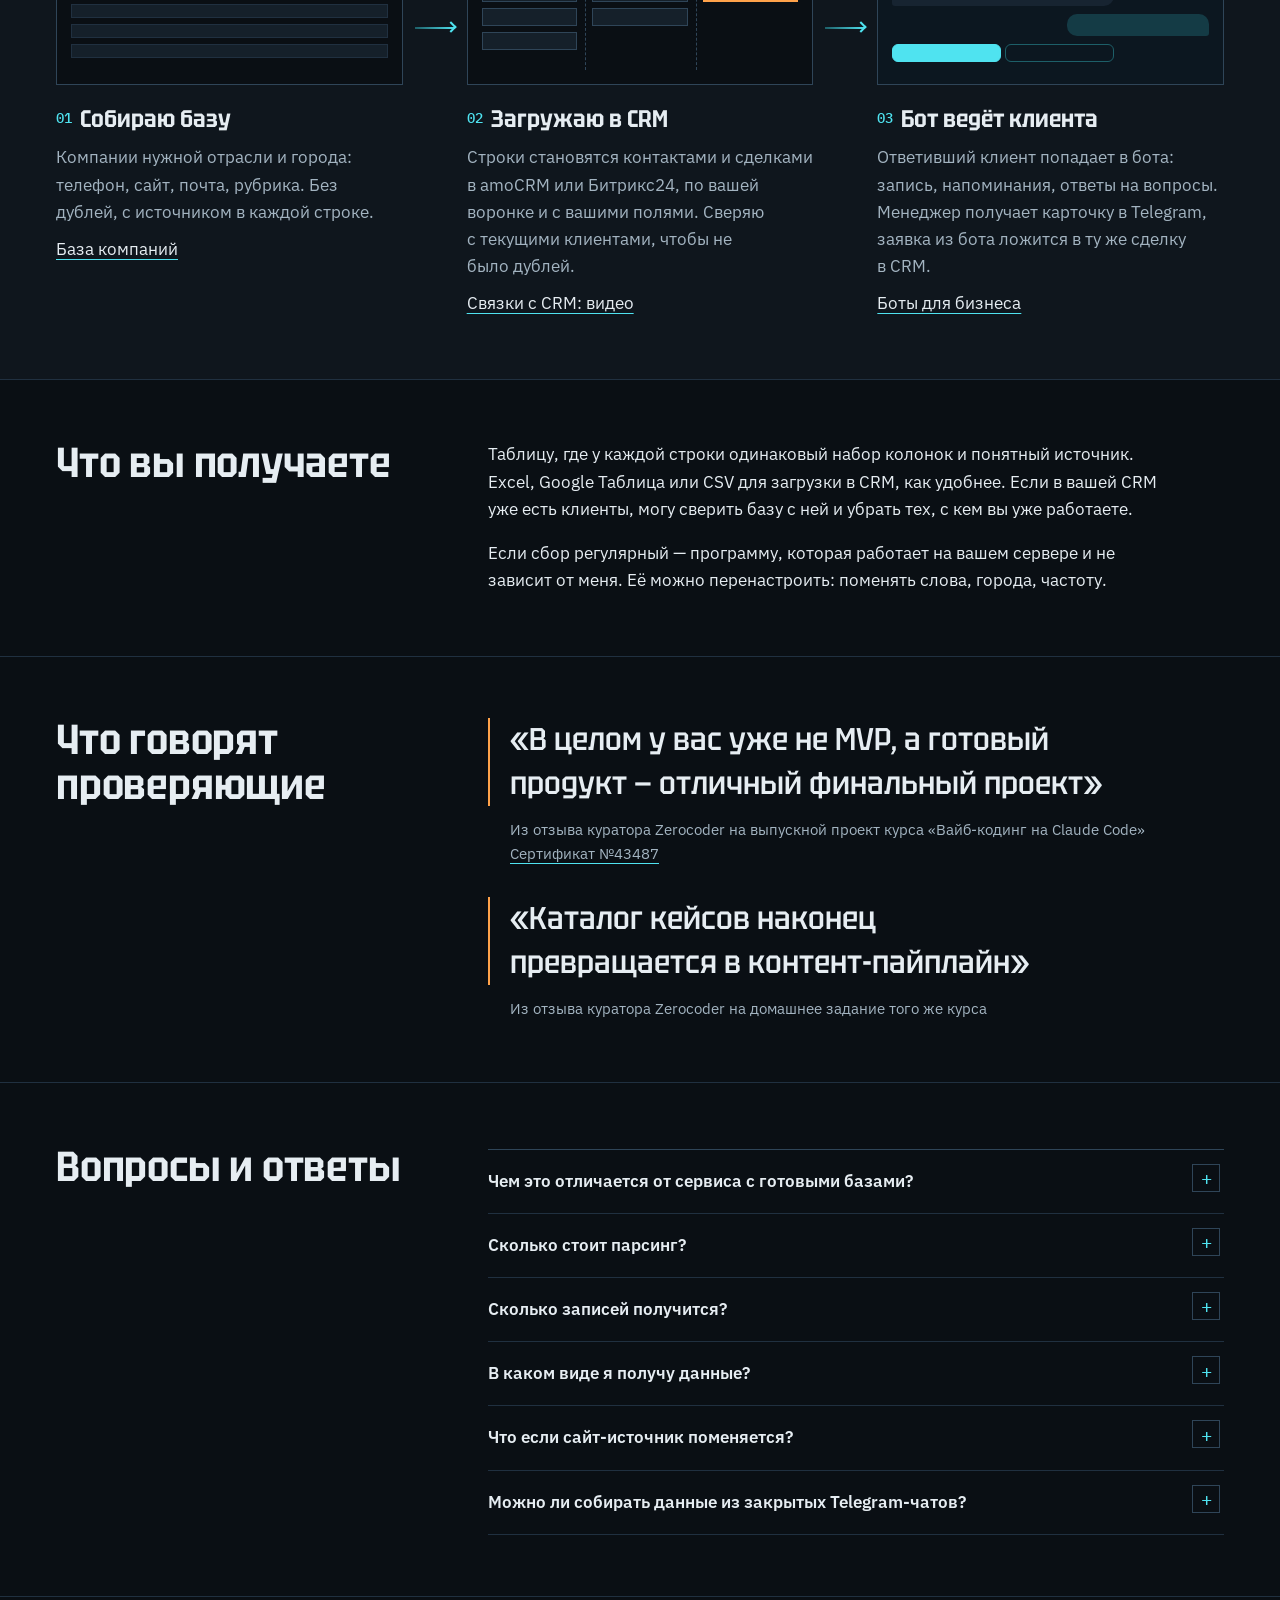
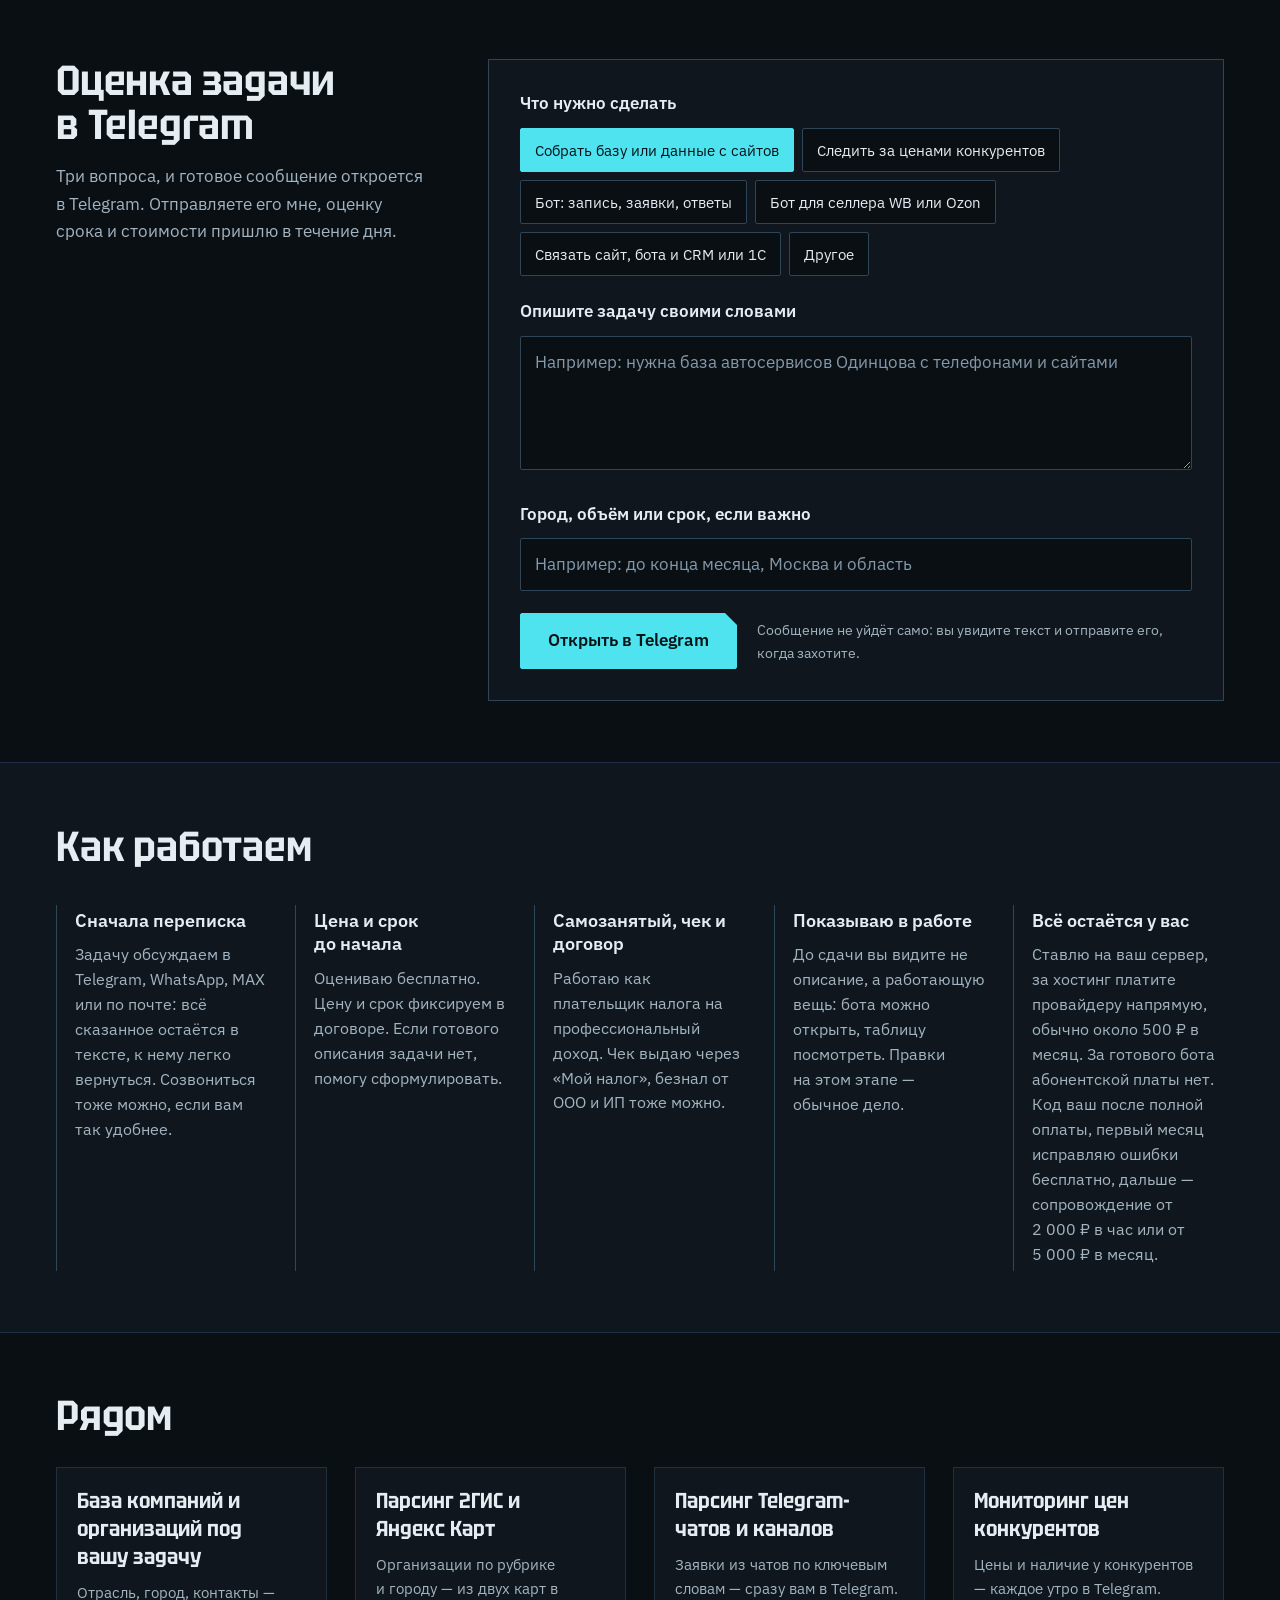
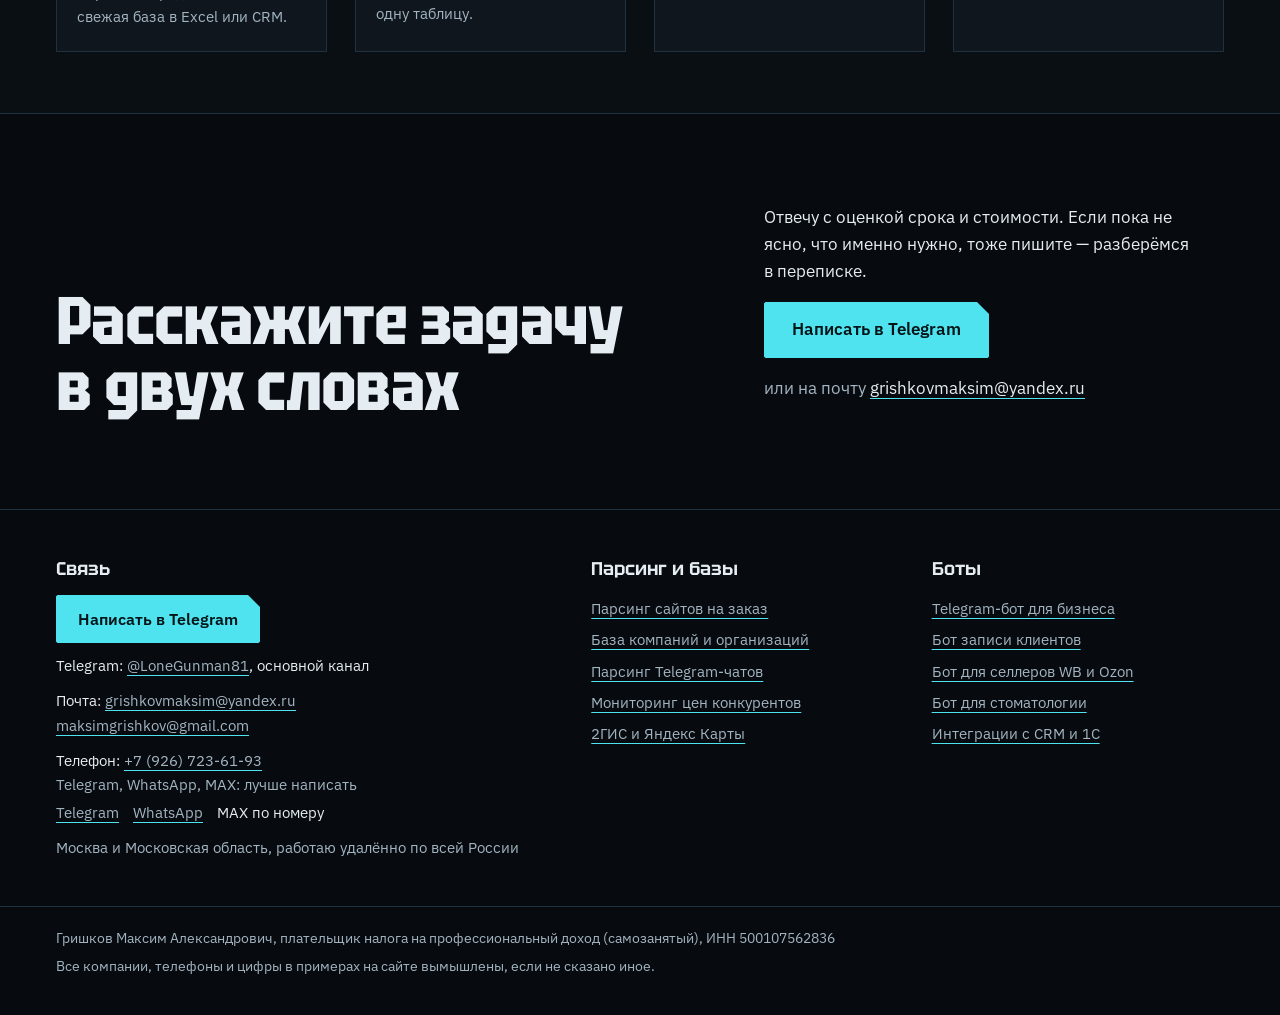
<file: parsing/index.html>
<!doctype html>
<html lang="ru">
<head>
<meta charset="utf-8">
<meta name="viewport" content="width=device-width, initial-scale=1">
<title>Парсинг сайтов на заказ — сбор данных в Excel и CRM | Максим Гришков</title>
<meta name="description" content="Парсинг сайтов на заказ: базы компаний, карты 2ГИС и Яндекс, цены конкурентов, Telegram-чаты и каналы. Чистая таблица без дублей в Excel, Google Таблицах или CRM. Оценка бесплатно.">
<meta name="robots" content="noindex,nofollow">
<link rel="canonical" href="https://grishkovpro.ru/parsing/">
<meta property="og:type" content="website">
<meta property="og:locale" content="ru_RU">
<meta property="og:site_name" content="Максим Гришков">
<meta property="og:title" content="Парсинг сайтов на заказ — сбор данных в Excel и CRM | Максим Гришков">
<meta property="og:description" content="Парсинг сайтов на заказ: базы компаний, карты 2ГИС и Яндекс, цены конкурентов, Telegram-чаты и каналы. Чистая таблица без дублей в Excel, Google Таблицах или CRM. Оценка бесплатно.">
<meta property="og:url" content="https://grishkovpro.ru/parsing/">
<meta property="og:image" content="https://grishkovpro.ru/assets/og.png">
<meta name="theme-color" content="#0a0f14">
<link rel="icon" href="../assets/favicon.svg" type="image/svg+xml">
<link rel="preload" href="../assets/fonts/tektur-cyr.woff2" as="font" type="font/woff2" crossorigin>
<link rel="preload" href="../assets/fonts/plexsans-cyr.woff2" as="font" type="font/woff2" crossorigin>
<link rel="stylesheet" href="../assets/style.css">
<script type="application/ld+json">{"@context": "https://schema.org", "@type": "BreadcrumbList", "itemListElement": [{"@type": "ListItem", "position": 1, "name": "Главная", "item": "https://grishkovpro.ru/"}, {"@type": "ListItem", "position": 2, "name": "Парсинг", "item": "https://grishkovpro.ru/parsing/"}]}</script><script type="application/ld+json">{"@context": "https://schema.org", "@type": "Service", "name": "Парсинг сайтов на заказ", "serviceType": "Парсинг сайтов на заказ", "description": "Парсинг сайтов на заказ: базы компаний, карты 2ГИС и Яндекс, цены конкурентов, Telegram-чаты и каналы. Чистая таблица без дублей в Excel, Google Таблицах или CRM. Оценка бесплатно.", "url": "https://grishkovpro.ru/parsing/", "provider": {"@type": "Person", "@id": "https://grishkovpro.ru/#person", "name": "Гришков Максим Александрович", "jobTitle": "Разработчик Telegram-ботов и интеграций", "url": "https://grishkovpro.ru/", "email": "mailto:grishkovmaksim@yandex.ru", "telephone": "+79267236193", "taxID": "500107562836", "sameAs": ["https://t.me/LoneGunman81"], "address": {"@type": "PostalAddress", "addressLocality": "Москва", "addressCountry": "RU"}}, "areaServed": [{"@type": "City", "name": "Москва"}, {"@type": "AdministrativeArea", "name": "Московская область"}, {"@type": "Country", "name": "Россия"}], "offers": {"@type": "Offer", "priceCurrency": "RUB", "description": "Парсинг сайта: от 4 000 ₽, обычно 5–15 тыс. ₽; База компаний: от 3 000 ₽ за 1 000 записей. Точную цену называю после описания задачи, оценка бесплатно."}}</script><script type="application/ld+json">{"@context": "https://schema.org", "@type": "FAQPage", "mainEntity": [{"@type": "Question", "name": "Чем это отличается от сервиса с готовыми базами?", "acceptedAnswer": {"@type": "Answer", "text": "Сервис продаёт то, что у него уже лежит, в своих колонках. Парсер под задачу собирает то, чего в сервисах нет: нужный сайт-источник, нужные поля, проверку почты, загрузку в вашу CRM. И работает у вас, без подписки."}}, {"@type": "Question", "name": "Сколько стоит парсинг?", "acceptedAnswer": {"@type": "Answer", "text": "Парсинг сайта: от 4 000 ₽, обычно 5–15 тыс. ₽ — зависит от источника, объёма и того, нужен ли регулярный сбор. Точную цену называю после описания задачи, оценка бесплатно."}}, {"@type": "Question", "name": "Сколько записей получится?", "acceptedAnswer": {"@type": "Answer", "text": "Заранее точную цифру не назову: она зависит от города и отрасли. Поэтому сначала пробная выборка: по ней видно, сколько записей даёт источник и какая доля с контактами."}}, {"@type": "Question", "name": "В каком виде я получу данные?", "acceptedAnswer": {"@type": "Answer", "text": "Excel, Google Таблица или CSV. Можно сразу загрузить в amoCRM или Битрикс24, поля сопоставлю с вашими."}}, {"@type": "Question", "name": "Что если сайт-источник поменяется?", "acceptedAnswer": {"@type": "Answer", "text": "При разовом сборе это неважно: данные уже у вас. При регулярном парсер может сломаться, когда сайт меняет вёрстку. Первый месяц исправляю такое бесплатно, дальше — по договорённости."}}, {"@type": "Question", "name": "Можно ли собирать данные из закрытых Telegram-чатов?", "acceptedAnswer": {"@type": "Answer", "text": "Только из тех, где вы сами состоите: программа работает от вашего отдельного аккаунта и видит то же, что и вы. С этого аккаунта ничего не пишут и не рассылают, иначе Telegram его заблокирует."}}]}</script>
</head>
<body class="s-parsing">
<a class="skip" href="#main">К содержанию</a>
<header class="top">
  <div class="wrap top-in">
    <a class="mark" href="../"><span class="mark-g" aria-hidden="true">МГ</span><span class="mark-t"><span class="mark-n">Максим Гришков</span><span class="mark-s">боты, базы, интеграции</span></span></a>
    <nav class="nav" aria-label="Разделы"><a href="../parsing/" aria-current="page">Парсинг и базы</a><a href="../boty/">Боты для бизнеса</a><a href="../#integracii">Интеграции</a></nav>
    <a class="btn btn-tg top-cta" href="https://t.me/LoneGunman81" rel="noopener" target="_blank">Написать в Telegram</a>
  </div>
</header>
<div class="lg" aria-hidden="true"><div class="wrap lg-in"><ol class="lg-list" data-log><li class="lg-r"><span class="lg-t">09:12</span><span class="lg-s">чат</span><span class="lg-e">Одинцово, клининг квартиры</span><span class="lg-p">чат &gt; фильтр &gt; личка</span><span class="lg-v">заявка</span></li><li class="lg-r"><span class="lg-t">09:14</span><span class="lg-s">2ГИС</span><span class="lg-e">340 карточек автосервисов</span><span class="lg-p">карты &gt; склейка дублей</span><span class="lg-v">таблица</span></li><li class="lg-r is-drop"><span class="lg-t">09:21</span><span class="lg-s">чат</span><span class="lg-e">Красногорск, реклама курсов</span><span class="lg-p">чат &gt; фильтр</span><span class="lg-v">отсеяно</span></li><li class="lg-r"><span class="lg-t">09:26</span><span class="lg-s">сайт</span><span class="lg-e">форма «Обратный звонок»</span><span class="lg-p">Tilda &gt; бот &gt; Битрикс24</span><span class="lg-v">сделка</span></li><li class="lg-r"><span class="lg-t">09:30</span><span class="lg-s">1С</span><span class="lg-e">остаток по артикулу: 14 шт.</span><span class="lg-p">бот &gt; 1С &gt; бот</span><span class="lg-v">ответ</span></li><li class="lg-r"><span class="lg-t">09:41</span><span class="lg-s">база</span><span class="lg-e">1 000 строк, 62 дубля</span><span class="lg-p">склейка &gt; проверка почты</span><span class="lg-v">Excel</span></li><li class="lg-r"><span class="lg-t">09:52</span><span class="lg-s">цены</span><span class="lg-e">конкурент снизил цену на 4%</span><span class="lg-p">сайты &gt; сравнение &gt; личка</span><span class="lg-v">отчёт</span></li></ol><span class="lg-tag">пример ленты</span></div></div>
<main id="main">
<section class="hero hero-page"><div class="hero-bg" aria-hidden="true"></div>
  <div class="wrap">
    <nav class="crumbs" aria-label="Хлебные крошки"><ol><li><a href="../">Главная</a></li><li aria-current="page">Парсинг</li></ol></nav>
    <div class="hero-grid">
      <div class="hero-text">
        <h1 class="h1">Парсинг сайтов на заказ<span class="caret" aria-hidden="true"></span></h1>
        <div class="lead"><p>Нужные данные почти всегда уже лежат в открытом доступе: в карточках на картах, в подвалах сайтов, в объявлениях, в каналах. Беда в том, что они разбросаны по сотням страниц и записаны как попало. Я собираю их программой и отдаю одной таблицей, с которой можно сразу работать.</p></div>
        <p class="hero-cta"><a class="btn btn-tg" href="https://t.me/LoneGunman81" rel="noopener" target="_blank">Написать в Telegram</a>
        </p>
        <div class="hero-price"><ul class="hero-notes"><li>Парсинг сайта: от 4 000 ₽, обычно 5–15 тыс. ₽</li><li>База компаний: от 3 000 ₽ за 1 000 записей</li></ul><p class="price-foot">Точную цену называю после описания задачи, оценка бесплатно.</p></div>
      </div>
      <div class="hero-ex"><figure class="ex ex-sort" data-sort>
  <div class="sort-in" aria-hidden="true"><div data-i="0" class="scrap scrap-map"><span class="scrap-src mono">карточка на карте</span><span>Автосервис на Ленина</span><span>Автосервис · 4,6</span><span>ул. Ленина, 12</span><span>Показать телефон</span></div><div data-i="1" class="scrap scrap-site"><span class="scrap-src mono">подвал сайта</span><span>© 2025 Шиномонтаж у моста</span><span>тел.: +7 (000) 202-02-02</span><span>Одинцово, Можайское ш.</span></div><div data-i="2" class="scrap scrap-list"><span class="scrap-src mono">справочник</span><span>Кузовной цех «Северный»</span><span>Кузовной ремонт, покраска</span><span>kuzov-sever.example</span></div><div data-i="3" class="scrap scrap-map"><span class="scrap-src mono">карточка на карте</span><span>Автоэлектрик на Садовой</span><span>Звенигород</span><span>+7 (000) 404-04-04</span></div><div data-i="4" class="scrap scrap-site"><span class="scrap-src mono">страница «Контакты»</span><span>Детейлинг «Блеск»</span><span>Пишите: blesk.example</span><span>Пн–Вс 10–21</span></div></div>
  <div class="sheet">
    <div class="sheet-bar"><span class="mono">baza_avtoservisy.xlsx</span><span class="sheet-tag">пример</span></div>
    <div class="sheet-scroll" tabindex="0" role="region" aria-label="Пример таблицы: baza_avtoservisy.xlsx">
      <table><thead><tr><th scope="col" class="n">#</th><th scope="col">Название</th><th scope="col">Телефон</th><th scope="col">Сайт</th><th scope="col">Город</th><th scope="col">Рубрика</th></tr></thead>
      <tbody><tr data-i="0"><td class="n">1</td><td>Автосервис на Ленина</td><td>+7 (000) 101-01-01</td><td>servis-lenina.example</td><td>Одинцово</td><td>Автосервис</td></tr><tr data-i="1"><td class="n">2</td><td>Шиномонтаж у моста</td><td>+7 (000) 202-02-02</td><td>—</td><td>Одинцово</td><td>Шиномонтаж</td></tr><tr data-i="2"><td class="n">3</td><td>Кузовной цех «Северный»</td><td>+7 (000) 303-03-03</td><td>kuzov-sever.example</td><td>Красногорск</td><td>Кузовной ремонт</td></tr><tr data-i="3"><td class="n">4</td><td>Автоэлектрик на Садовой</td><td>+7 (000) 404-04-04</td><td>elektrik-sad.example</td><td>Звенигород</td><td>Автоэлектрика</td></tr><tr data-i="4"><td class="n">5</td><td>Детейлинг «Блеск»</td><td>+7 (000) 505-05-05</td><td>blesk.example</td><td>Одинцово</td><td>Детейлинг</td></tr></tbody></table>
    </div>
  </div>
  <figcaption>Пример: обрывки с карт, сайтов и справочников превращаются в одну таблицу. Компании и телефоны вымышлены.</figcaption>
</figure></div>
    </div>
  </div>
</section><section class="sec sec-split"><div class="wrap split"><h2 class="h2">Что обычно мешает</h2><div class="prose"><p>Менеджер вручную переносит компании из карт в Excel: за день набирается сотня строк, половина с ошибками, телефоны в пяти разных форматах, одна и та же фирма встречается трижды. Через месяц таблица устаревает, и всё начинается заново.</p>
<p>Готовые выгрузки из интернета продают одну и ту же базу всем подряд: там закрывшиеся компании, общие адреса вроде info@ и ни слова о том, откуда взята строка.</p>
<p>Парсер под задачу решает обе проблемы. Он собирает ровно те поля, которые нужны вам, из тех источников, которым вы доверяете, и записывает в каждую строку, откуда она взялась и когда.</p></div></div></section><section class="sec"><div class="wrap"><h2 class="h2">Как это работает</h2><ol class="steps"><li><h3>Договариваемся о полях и источниках</h3><p>Вы говорите, кто нужен: отрасль, города, какие контакты. Я предлагаю, где это лучше брать, и показываю, какие поля там реально есть.</p></li><li><h3>Пробная выборка</h3><p>Собираю первые строки и присылаю на проверку. Видно формат, качество и сколько записей можно ожидать по всему объёму.</p></li><li><h3>Полный сбор и чистка</h3><p>Программа проходит источники, склеивает дубли по сайту и телефону, приводит телефоны к виду +7, убирает служебные адреса.</p></li><li><h3>Проверка контактов</h3><p>Почтовый ящик проверяю на почтовом сервере без отправки письма: существует он или нет. Адреса, которые сервер подтверждает всегда, помечаю отдельно.</p></li><li><h3>Выгрузка или расписание</h3><p>Разовая таблица в Excel или Google Таблицы. Если данные нужны регулярно, парсер работает по расписанию и присылает новое в Telegram.</p></li></ol></div></section><section class="sec sec-split"><div class="wrap split"><h2 class="h2">Что можно собирать</h2><ul class="gets"><li><strong>Базы компаний.</strong> Отрасль, город, телефон, сайт, почта, соцсети. Подробно: на странице <a href="../parsing/baza-kompaniy/">базы компаний</a>.</li><li><strong>Карты.</strong> Карточки организаций из 2ГИС и Яндекс Карт: адрес, рубрика, телефон, сайт. Подробно: <a href="../parsing/karty/">парсинг карт</a>.</li><li><strong>Цены конкурентов.</strong> Цены и наличие по вашему списку товаров на сайтах и маркетплейсах. Подробно: <a href="../parsing/monitoring-cen/">мониторинг цен</a>.</li><li><strong>Telegram и MAX.</strong> Слежу за чатами и каналами по ключевым словам: заявки приходят вам в Telegram через несколько секунд после публикации. Подробно: <a href="../parsing/telegram/">парсинг Telegram</a>.</li><li><strong>Вакансии.</strong> Сбор вакансий с HH.ru по ключевым словам с отбором по условиям.</li></ul></div></section><section class="sec sec-split sample"><div class="wrap split"><h2 class="h2">Пример выгрузки</h2>
  <div class="prose"><p>Так выглядит готовая таблица: одинаковые колонки, телефоны в одном формате, источник и дата сбора в каждой строке. Все компании и контакты в файле вымышлены: это образец формата, а не база.</p><ul class="sample-links"><li><a class="btn btn-line" href="../files/primer_baza_kompaniy.xlsx" download>Скачать пример, Excel</a></li><li><a class="btn btn-line" href="../files/primer_baza_kompaniy.csv" download>То же в CSV</a></li></ul></div></div></section><section class="sec chain" aria-labelledby="chain-h">
  <div class="wrap">
    <div class="chain-top"><h2 id="chain-h" class="h2">База, CRM и бот — одной связкой</h2><p class="lead-s">Обычно это три разных подрядчика: один продаёт базу, второй настраивает CRM, третий делает бота. Я делаю все три части, поэтому данные не теряются на стыках.</p></div>
    <ol class="ch-list"><li class="ch-step ch-base">
      <div class="ch-pic" aria-hidden="true"><span class="cp-row cp-h"></span><span class="cp-row"></span><span class="cp-row"></span><span class="cp-row"></span></div>
      <h3>Собираю базу</h3><p>Компании нужной отрасли и города: телефон, сайт, почта, рубрика. Без дублей, с источником в каждой строке.</p>
      <a href="../parsing/baza-kompaniy/">База компаний</a>
    </li><li class="ch-step ch-crm">
      <div class="ch-pic" aria-hidden="true"><span class="cp-col"><i></i><i></i><i></i></span><span class="cp-col"><i></i><i></i></span><span class="cp-col"><i class="cp-won"></i></span></div>
      <h3>Загружаю в CRM</h3><p>Строки становятся контактами и сделками в amoCRM или Битрикс24, по вашей воронке и с вашими полями. Сверяю с текущими клиентами, чтобы не было дублей.</p>
      <a href="https://grishkovpro.ru/crm/">Связки с CRM: видео</a>
    </li><li class="ch-step ch-bot">
      <div class="ch-pic" aria-hidden="true"><span class="cp-msg"></span><span class="cp-msg cp-out"></span><span class="cp-btns"><i></i><i></i></span></div>
      <h3>Бот ведёт клиента</h3><p>Ответивший клиент попадает в бота: запись, напоминания, ответы на вопросы. Менеджер получает карточку в Telegram, заявка из бота ложится в ту же сделку в CRM.</p>
      <a href="../boty/">Боты для бизнеса</a>
    </li></ol>
  </div>
</section><section class="sec sec-split"><div class="wrap split"><h2 class="h2">Что вы получаете</h2><div class="prose"><p>Таблицу, где у каждой строки одинаковый набор колонок и понятный источник. Excel, Google Таблица или CSV для загрузки в CRM, как удобнее. Если в вашей CRM уже есть клиенты, могу сверить базу с ней и убрать тех, с кем вы уже работаете.</p>
<p>Если сбор регулярный — программу, которая работает на вашем сервере и не зависит от меня. Её можно перенастроить: поменять слова, города, частоту.</p></div></div></section><section class="sec voices" aria-labelledby="vq-h"><div class="wrap split"><h2 id="vq-h" class="h2">Что говорят проверяющие</h2><ul class="vq-list"><li><blockquote><p>«В целом у вас уже не MVP, а готовый продукт — отличный финальный проект»</p></blockquote><p class="vq-src">Из отзыва куратора Zerocoder на выпускной проект курса «Вайб-кодинг на Claude Code»<br><span class="muted"><a href="../files/sertifikat_43487.jpg">Сертификат №43487</a></span></p></li><li><blockquote><p>«Каталог кейсов наконец превращается в контент-пайплайн»</p></blockquote><p class="vq-src">Из отзыва куратора Zerocoder на домашнее задание того же курса</p></li></ul></div></section><section class="sec faq" aria-labelledby="faq-h"><div class="wrap split"><h2 id="faq-h" class="h2">Вопросы и ответы</h2><div class="faq-list"><details><summary>Чем это отличается от сервиса с готовыми базами?</summary><div class="faq-a"><p>Сервис продаёт то, что у него уже лежит, в своих колонках. Парсер под задачу собирает то, чего в сервисах нет: нужный сайт-источник, нужные поля, проверку почты, загрузку в вашу CRM. И работает у вас, без подписки.</p></div></details><details><summary>Сколько стоит парсинг?</summary><div class="faq-a"><p>Парсинг сайта: от 4 000 ₽, обычно 5–15 тыс. ₽ — зависит от источника, объёма и того, нужен ли регулярный сбор. Точную цену называю после описания задачи, оценка бесплатно.</p></div></details><details><summary>Сколько записей получится?</summary><div class="faq-a"><p>Заранее точную цифру не назову: она зависит от города и отрасли. Поэтому сначала пробная выборка: по ней видно, сколько записей даёт источник и какая доля с контактами.</p></div></details><details><summary>В каком виде я получу данные?</summary><div class="faq-a"><p>Excel, Google Таблица или CSV. Можно сразу загрузить в amoCRM или Битрикс24, поля сопоставлю с вашими.</p></div></details><details><summary>Что если сайт-источник поменяется?</summary><div class="faq-a"><p>При разовом сборе это неважно: данные уже у вас. При регулярном парсер может сломаться, когда сайт меняет вёрстку. Первый месяц исправляю такое бесплатно, дальше — по договорённости.</p></div></details><details><summary>Можно ли собирать данные из закрытых Telegram-чатов?</summary><div class="faq-a"><p>Только из тех, где вы сами состоите: программа работает от вашего отдельного аккаунта и видит то же, что и вы. С этого аккаунта ничего не пишут и не рассылают, иначе Telegram его заблокирует.</p></div></details></div></div></section><section class="sec quiz" id="ocenka" aria-labelledby="qz-h">
  <div class="wrap split">
    <div><h2 id="qz-h" class="h2">Оценка задачи в Telegram</h2>
      <p class="lead-s">Три вопроса, и готовое сообщение откроется в Telegram. Отправляете его мне, оценку срока и стоимости пришлю в течение дня.</p></div>
    <form class="qz" action="https://t.me/LoneGunman81" method="get" target="_blank" data-quiz>
      <fieldset><legend>Что нужно сделать</legend><div class="qz-opts"><label class="qz-opt"><input type="radio" name="topic" value="Собрать базу или данные с сайтов" checked><span>Собрать базу или данные с сайтов</span></label><label class="qz-opt"><input type="radio" name="topic" value="Следить за ценами конкурентов"><span>Следить за ценами конкурентов</span></label><label class="qz-opt"><input type="radio" name="topic" value="Бот: запись, заявки, ответы"><span>Бот: запись, заявки, ответы</span></label><label class="qz-opt"><input type="radio" name="topic" value="Бот для селлера WB или Ozon"><span>Бот для селлера WB или Ozon</span></label><label class="qz-opt"><input type="radio" name="topic" value="Связать сайт, бота и CRM или 1С"><span>Связать сайт, бота и CRM или 1С</span></label><label class="qz-opt"><input type="radio" name="topic" value="Другое"><span>Другое</span></label></div></fieldset>
      <label class="qz-f"><span>Опишите задачу своими словами</span>
        <textarea name="text" rows="4" required placeholder="Например: нужна база автосервисов Одинцова с телефонами и сайтами"></textarea></label>
      <label class="qz-f"><span>Город, объём или срок, если важно</span>
        <input type="text" name="extra" placeholder="Например: до конца месяца, Москва и область"></label>
      <div class="qz-go"><button class="btn btn-tg btn-big" type="submit">Открыть в Telegram</button>
        <span class="muted">Сообщение не уйдёт само: вы увидите текст и отправите его, когда захотите.</span></div>
    </form>
  </div>
</section><section class="sec how" aria-labelledby="how-h">
  <div class="wrap">
    <h2 id="how-h" class="h2">Как работаем</h2>
    <ul class="how-list"><li><h3>Сначала переписка</h3><p>Задачу обсуждаем в Telegram, WhatsApp, MAX или по почте: всё сказанное остаётся в тексте, к нему легко вернуться. Созвониться тоже можно, если вам так удобнее.</p></li><li><h3>Цена и срок до начала</h3><p>Оцениваю бесплатно. Цену и срок фиксируем в договоре. Если готового описания задачи нет, помогу сформулировать.</p></li><li><h3>Самозанятый, чек и договор</h3><p>Работаю как плательщик налога на профессиональный доход. Чек выдаю через «Мой налог», безнал от ООО и ИП тоже можно.</p></li><li><h3>Показываю в работе</h3><p>До сдачи вы видите не описание, а работающую вещь: бота можно открыть, таблицу посмотреть. Правки на этом этапе — обычное дело.</p></li><li><h3>Всё остаётся у вас</h3><p>Ставлю на ваш сервер, за хостинг платите провайдеру напрямую, обычно около 500 ₽ в месяц. За готового бота абонентской платы нет. Код ваш после полной оплаты, первый месяц исправляю ошибки бесплатно, дальше — сопровождение от 2 000 ₽ в час или от 5 000 ₽ в месяц.</p></li></ul>
  </div>
</section><section class="sec rel" aria-labelledby="rel-h"><div class="wrap"><h2 id="rel-h" class="h2">Рядом</h2><ul class="rel-list"><li><a href="../parsing/baza-kompaniy"><span class="rel-t">База компаний и организаций под вашу задачу</span><span class="rel-d">Отрасль, город, контакты — свежая база в Excel или CRM.</span></a></li><li><a href="../parsing/karty"><span class="rel-t">Парсинг 2ГИС и Яндекс Карт</span><span class="rel-d">Организации по рубрике и городу — из двух карт в одну таблицу.</span></a></li><li><a href="../parsing/telegram"><span class="rel-t">Парсинг Telegram-чатов и каналов</span><span class="rel-d">Заявки из чатов по ключевым словам — сразу вам в Telegram.</span></a></li><li><a href="../parsing/monitoring-cen"><span class="rel-t">Мониторинг цен конкурентов</span><span class="rel-d">Цены и наличие у конкурентов — каждое утро в Telegram.</span></a></li></ul></div></section><section class="cta" aria-labelledby="cta-h">
  <div class="wrap cta-in">
    <h2 id="cta-h" class="cta-h">Расскажите задачу в двух словах</h2>
    <div class="cta-side"><p>Отвечу с оценкой срока и стоимости. Если пока не ясно, что именно нужно, тоже пишите — разберёмся в переписке.</p>
      <p><a class="btn btn-tg btn-big" href="https://t.me/LoneGunman81" rel="noopener" target="_blank">Написать в Telegram</a></p>
      <p class="muted">или на почту <a href="mailto:grishkovmaksim@yandex.ru">grishkovmaksim@yandex.ru</a></p></div>
  </div>
</section>
</main>
<footer class="foot">
  <div class="wrap foot-grid">
    <div class="foot-contact">
      <p class="f-h">Связь</p>
      <p><a class="btn btn-tg" href="https://t.me/LoneGunman81" rel="noopener" target="_blank">Написать в Telegram</a></p>
      <p>Telegram: <a href="https://t.me/LoneGunman81" rel="noopener" target="_blank">@LoneGunman81</a>, основной канал</p>
      <p>Почта: <a href="mailto:grishkovmaksim@yandex.ru">grishkovmaksim@yandex.ru</a><br><a href="mailto:maksimgrishkov@gmail.com">maksimgrishkov@gmail.com</a></p>
      <p>Телефон: <a href="tel:+79267236193">+7 (926) 723-61-93</a><br><span class="muted">Telegram, WhatsApp, MAX: лучше написать</span><br>
        <span class="msgr"><a href="https://t.me/LoneGunman81" rel="noopener" target="_blank">Telegram</a>
        <a href="https://wa.me/79267236193" rel="noopener" target="_blank">WhatsApp</a>
        <span>MAX по номеру</span></span></p>
      <p class="muted">Москва и Московская область, работаю удалённо по всей России</p>
    </div>
    <div><p class="f-h">Парсинг и базы</p><ul><li><a href="../parsing/">Парсинг сайтов на заказ</a></li><li><a href="../parsing/baza-kompaniy/">База компаний и организаций</a></li><li><a href="../parsing/telegram/">Парсинг Telegram-чатов</a></li><li><a href="../parsing/monitoring-cen/">Мониторинг цен конкурентов</a></li><li><a href="../parsing/karty/">2ГИС и Яндекс Карты</a></li></ul></div><div><p class="f-h">Боты</p><ul><li><a href="../boty/">Telegram-бот для бизнеса</a></li><li><a href="../boty/zapis-klientov/">Бот записи клиентов</a></li><li><a href="../boty/marketplace/">Бот для селлеров WB и Ozon</a></li><li><a href="../boty/stomatologiya/">Бот для стоматологии</a></li><li><a href="../#integracii">Интеграции с CRM и 1С</a></li></ul></div>
  </div>
  <div class="wrap foot-legal">
    <p>Гришков Максим Александрович, плательщик налога на профессиональный доход (самозанятый), ИНН 500107562836</p>
    <p class="muted">Все компании, телефоны и цифры в примерах на сайте вымышлены, если не сказано иное.</p>
  </div>
</footer>
<script src="../assets/site.js" defer></script>
</body>
</html>
</file>
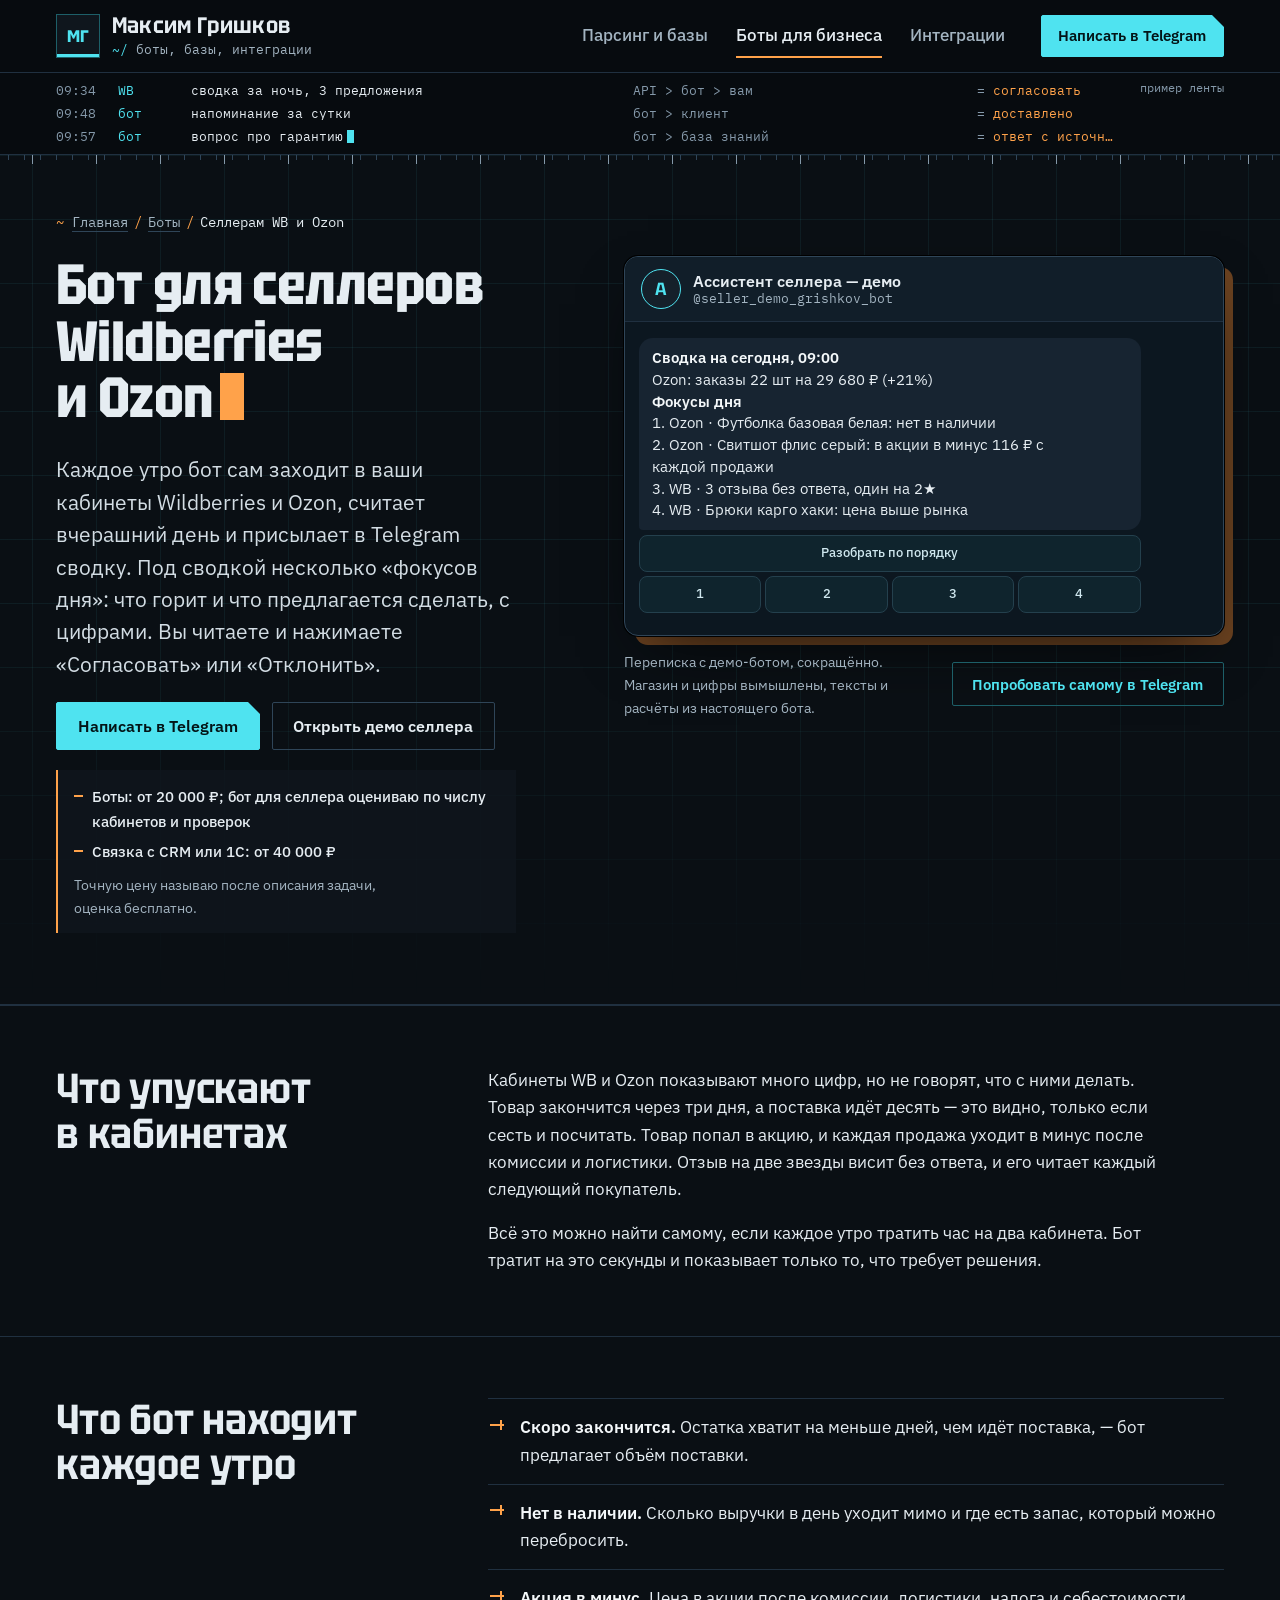
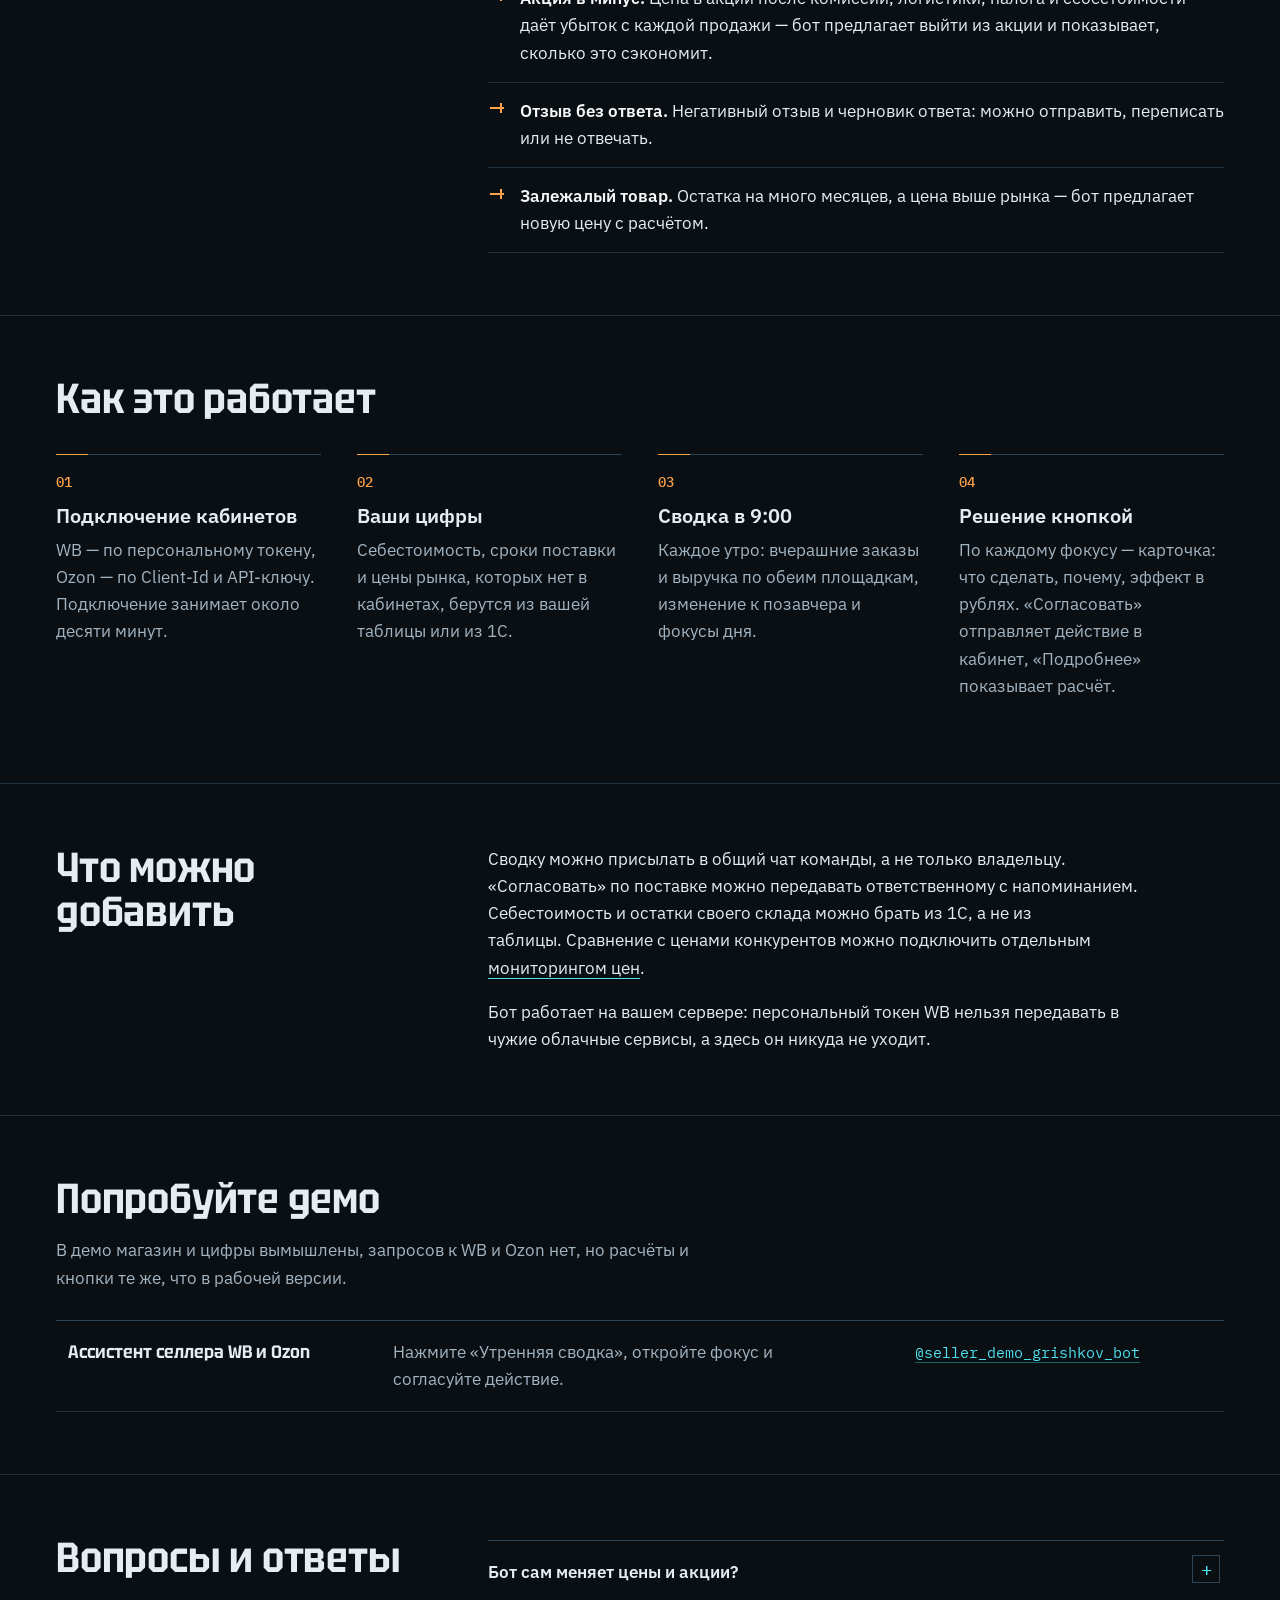
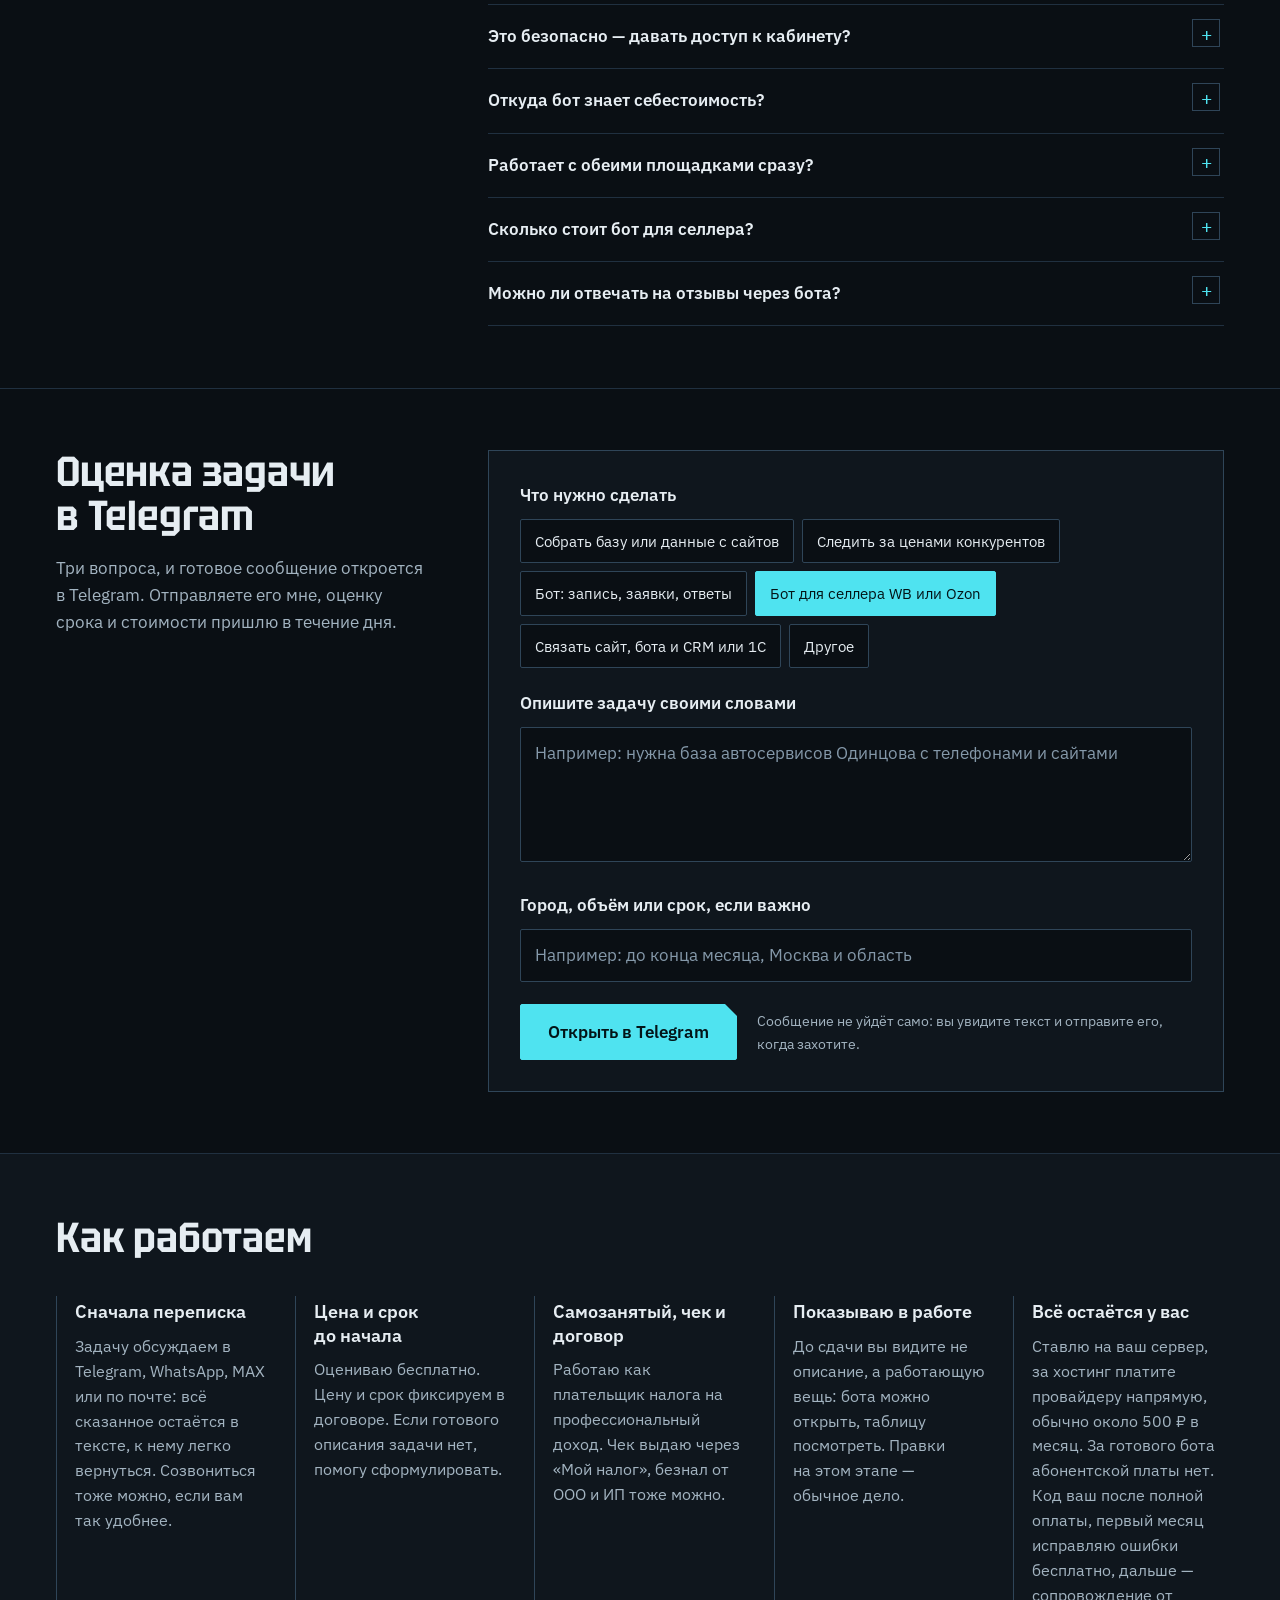
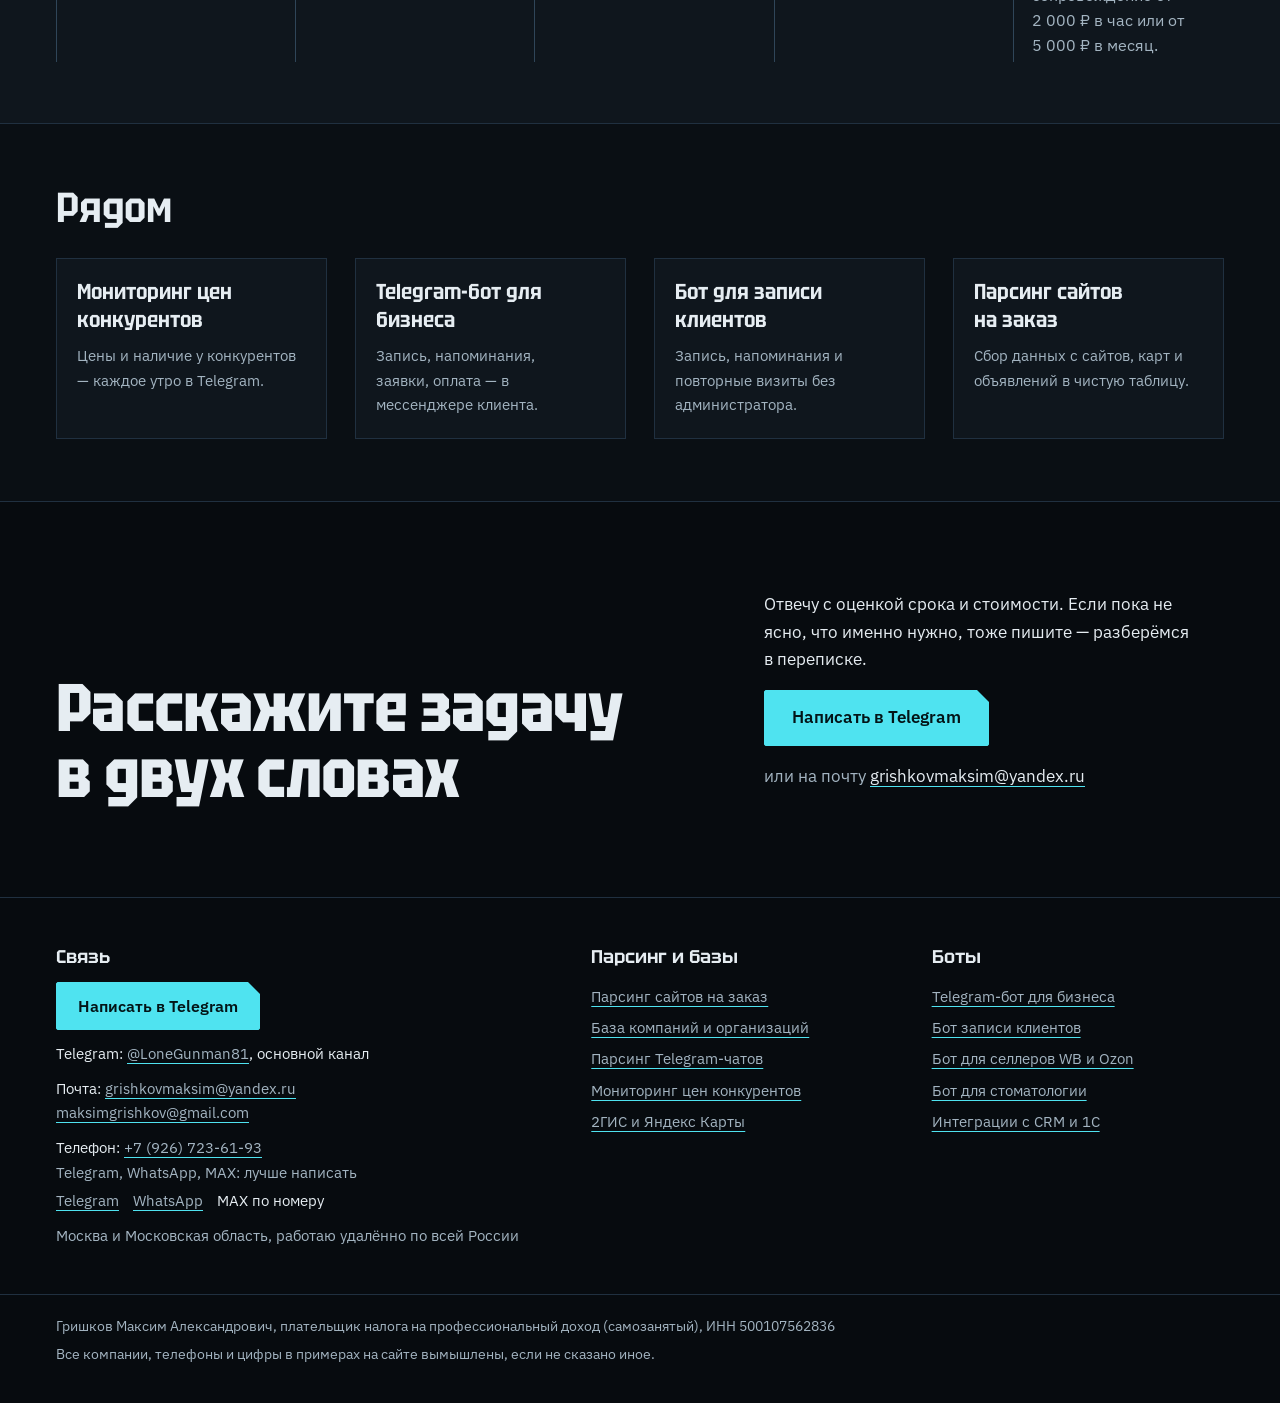
<file: boty/marketplace/index.html>
<!doctype html>
<html lang="ru">
<head>
<meta charset="utf-8">
<meta name="viewport" content="width=device-width, initial-scale=1">
<title>Бот для селлеров Wildberries и Ozon — утренняя сводка и «Согласовать» | Максим Гришков</title>
<meta name="description" content="Telegram-бот для селлера Wildberries и Ozon: каждое утро сводка по заказам и остаткам, товары, которые скоро закончатся, акции в минус, отзывы без ответа — и предложение с расчётом и кнопкой «Согласовать». Живое демо.">
<meta name="robots" content="noindex,nofollow">
<link rel="canonical" href="https://grishkovpro.ru/boty/marketplace/">
<meta property="og:type" content="website">
<meta property="og:locale" content="ru_RU">
<meta property="og:site_name" content="Максим Гришков">
<meta property="og:title" content="Бот для селлеров Wildberries и Ozon — утренняя сводка и «Согласовать» | Максим Гришков">
<meta property="og:description" content="Telegram-бот для селлера Wildberries и Ozon: каждое утро сводка по заказам и остаткам, товары, которые скоро закончатся, акции в минус, отзывы без ответа — и предложение с расчётом и кнопкой «Согласовать». Живое демо.">
<meta property="og:url" content="https://grishkovpro.ru/boty/marketplace/">
<meta property="og:image" content="https://grishkovpro.ru/assets/og.png">
<meta name="theme-color" content="#0a0f14">
<link rel="icon" href="../../assets/favicon.svg" type="image/svg+xml">
<link rel="preload" href="../../assets/fonts/tektur-cyr.woff2" as="font" type="font/woff2" crossorigin>
<link rel="preload" href="../../assets/fonts/plexsans-cyr.woff2" as="font" type="font/woff2" crossorigin>
<link rel="stylesheet" href="../../assets/style.css">
<script type="application/ld+json">{"@context": "https://schema.org", "@type": "BreadcrumbList", "itemListElement": [{"@type": "ListItem", "position": 1, "name": "Главная", "item": "https://grishkovpro.ru/"}, {"@type": "ListItem", "position": 2, "name": "Боты", "item": "https://grishkovpro.ru/boty/"}, {"@type": "ListItem", "position": 3, "name": "Селлерам WB и Ozon", "item": "https://grishkovpro.ru/boty/marketplace/"}]}</script><script type="application/ld+json">{"@context": "https://schema.org", "@type": "Service", "name": "Telegram-бот для селлеров Wildberries и Ozon", "serviceType": "Telegram-бот для селлеров Wildberries и Ozon", "description": "Telegram-бот для селлера Wildberries и Ozon: каждое утро сводка по заказам и остаткам, товары, которые скоро закончатся, акции в минус, отзывы без ответа — и предложение с расчётом и кнопкой «Согласовать». Живое демо.", "url": "https://grishkovpro.ru/boty/marketplace/", "provider": {"@type": "Person", "@id": "https://grishkovpro.ru/#person", "name": "Гришков Максим Александрович", "jobTitle": "Разработчик Telegram-ботов и интеграций", "url": "https://grishkovpro.ru/", "email": "mailto:grishkovmaksim@yandex.ru", "telephone": "+79267236193", "taxID": "500107562836", "sameAs": ["https://t.me/LoneGunman81"], "address": {"@type": "PostalAddress", "addressLocality": "Москва", "addressCountry": "RU"}}, "areaServed": [{"@type": "City", "name": "Москва"}, {"@type": "AdministrativeArea", "name": "Московская область"}, {"@type": "Country", "name": "Россия"}], "offers": {"@type": "Offer", "priceCurrency": "RUB", "description": "Боты: от 20 000 ₽; бот для селлера оцениваю по числу кабинетов и проверок; Связка с CRM или 1С: от 40 000 ₽. Точную цену называю после описания задачи, оценка бесплатно."}}</script><script type="application/ld+json">{"@context": "https://schema.org", "@type": "FAQPage", "mainEntity": [{"@type": "Question", "name": "Бот сам меняет цены и акции?", "acceptedAnswer": {"@type": "Answer", "text": "Только после вашего «Согласовать». Без нажатия бот ничего не отправляет в кабинет. Отклонённое предложение по этому товару он больше не показывает."}}, {"@type": "Question", "name": "Это безопасно — давать доступ к кабинету?", "acceptedAnswer": {"@type": "Answer", "text": "Бот работает на вашем сервере, токен хранится только там. В чужие облачные сервисы он не передаётся."}}, {"@type": "Question", "name": "Откуда бот знает себестоимость?", "acceptedAnswer": {"@type": "Answer", "text": "В кабинетах её нет, поэтому её берём из вашей таблицы или из 1С. Туда же — сроки поставки и налог."}}, {"@type": "Question", "name": "Работает с обеими площадками сразу?", "acceptedAnswer": {"@type": "Answer", "text": "Да, в сводке Wildberries и Ozon идут рядом. Можно подключить и одну."}}, {"@type": "Question", "name": "Сколько стоит бот для селлера?", "acceptedAnswer": {"@type": "Answer", "text": "Боты у меня стоят от 20 000 ₽, со связкой с CRM — от 40 000 ₽. Бот для селлера оцениваю по числу кабинетов, нужных проверок и связке с 1С. Точную цену называю после описания задачи, оценка бесплатно."}}, {"@type": "Question", "name": "Можно ли отвечать на отзывы через бота?", "acceptedAnswer": {"@type": "Answer", "text": "Да. Бот присылает отзыв и черновик ответа, вы отправляете его кнопкой или просите переписать."}}]}</script>
</head>
<body class="s-boty">
<a class="skip" href="#main">К содержанию</a>
<header class="top">
  <div class="wrap top-in">
    <a class="mark" href="../../"><span class="mark-g" aria-hidden="true">МГ</span><span class="mark-t"><span class="mark-n">Максим Гришков</span><span class="mark-s">боты, базы, интеграции</span></span></a>
    <nav class="nav" aria-label="Разделы"><a href="../../parsing/">Парсинг и базы</a><a href="../../boty/" aria-current="page">Боты для бизнеса</a><a href="../../#integracii">Интеграции</a></nav>
    <a class="btn btn-tg top-cta" href="https://t.me/LoneGunman81" rel="noopener" target="_blank">Написать в Telegram</a>
  </div>
</header>
<div class="lg" aria-hidden="true"><div class="wrap lg-in"><ol class="lg-list" data-log><li class="lg-r"><span class="lg-t">09:15</span><span class="lg-s">бот</span><span class="lg-e">запись на 18:30, маникюр</span><span class="lg-p">бот &gt; календарь &gt; amoCRM</span><span class="lg-v">сделка</span></li><li class="lg-r"><span class="lg-t">09:26</span><span class="lg-s">сайт</span><span class="lg-e">форма «Обратный звонок»</span><span class="lg-p">Tilda &gt; бот &gt; Битрикс24</span><span class="lg-v">сделка</span></li><li class="lg-r"><span class="lg-t">09:30</span><span class="lg-s">1С</span><span class="lg-e">остаток по артикулу: 14 шт.</span><span class="lg-p">бот &gt; 1С &gt; бот</span><span class="lg-v">ответ</span></li><li class="lg-r"><span class="lg-t">09:34</span><span class="lg-s">WB</span><span class="lg-e">сводка за ночь, 3 предложения</span><span class="lg-p">API &gt; бот &gt; вам</span><span class="lg-v">согласовать</span></li><li class="lg-r"><span class="lg-t">09:48</span><span class="lg-s">бот</span><span class="lg-e">напоминание за сутки</span><span class="lg-p">бот &gt; клиент</span><span class="lg-v">доставлено</span></li><li class="lg-r"><span class="lg-t">09:57</span><span class="lg-s">бот</span><span class="lg-e">вопрос про гарантию</span><span class="lg-p">бот &gt; база знаний</span><span class="lg-v">ответ с источником</span></li></ol><span class="lg-tag">пример ленты</span></div></div>
<main id="main">
<section class="hero hero-page"><div class="hero-bg" aria-hidden="true"></div>
  <div class="wrap">
    <nav class="crumbs" aria-label="Хлебные крошки"><ol><li><a href="../../">Главная</a></li><li><a href="../../boty">Боты</a></li><li aria-current="page">Селлерам WB и Ozon</li></ol></nav>
    <div class="hero-grid">
      <div class="hero-text">
        <h1 class="h1">Бот для селлеров Wildberries и Ozon<span class="caret" aria-hidden="true"></span></h1>
        <div class="lead"><p>Каждое утро бот сам заходит в ваши кабинеты Wildberries и Ozon, считает вчерашний день и присылает в Telegram сводку. Под сводкой несколько «фокусов дня»: что горит и что предлагается сделать, с цифрами. Вы читаете и нажимаете «Согласовать» или «Отклонить».</p></div>
        <p class="hero-cta"><a class="btn btn-tg" href="https://t.me/LoneGunman81" rel="noopener" target="_blank">Написать в Telegram</a>
        <a class="btn btn-line" href="https://t.me/seller_demo_grishkov_bot" rel="noopener" target="_blank">Открыть демо селлера</a></p>
        <div class="hero-price"><ul class="hero-notes"><li>Боты: от 20 000 ₽; бот для селлера оцениваю по числу кабинетов и проверок</li><li>Связка с CRM или 1С: от 40 000 ₽</li></ul><p class="price-foot">Точную цену называю после описания задачи, оценка бесплатно.</p></div>
      </div>
      <div class="hero-ex"><figure class="ex ex-chat" data-sim>
  <div class="tg">
    <div class="tg-head"><span class="tg-ava" aria-hidden="true">А</span>
      <span class="tg-who"><b>Ассистент селлера — демо</b><span class="mono">@seller_demo_grishkov_bot</span></span></div>
    <ol class="tg-log" aria-label="Пример переписки с ботом"><li class="tg-m tg-bot"><span class="tg-bubble"><strong>Сводка на сегодня, 09:00</strong><br>Ozon: заказы 22 шт на 29 680 ₽ (+21%)<br><strong>Фокусы дня</strong><br>1. Ozon · Футболка базовая белая: нет в наличии<br>2. Ozon · Свитшот флис серый: в акции в минус 116 ₽ с каждой продажи<br>3. WB · 3 отзыва без ответа, один на 2★<br>4. WB · Брюки карго хаки: цена выше рынка</span><span class="tg-kb"><span class="tg-row"><span class="tg-b">Разобрать по порядку</span></span><span class="tg-row"><span class="tg-b">1</span><span class="tg-b is-press">2</span><span class="tg-b">3</span><span class="tg-b">4</span></span></span></li><li class="tg-m tg-bot"><span class="tg-bubble"><strong>Ozon · Свитшот флис серый: акция в минус</strong><br><strong>Что сделать:</strong> выйти из акции «Чёрная пятница: −25%», вернуть цену 1 690 ₽.<br><strong>Почему:</strong> цена в акции 1 290 ₽, с одной продажи −116 ₽ после комиссии 22%, логистики и себестоимости. В акции продаёте 9 шт в день — минус ~1 046 ₽ в день.</span><span class="tg-kb"><span class="tg-row"><span class="tg-b is-press">Согласовать</span><span class="tg-b">Отклонить</span></span><span class="tg-row"><span class="tg-b">Подробнее</span></span></span></li><li class="tg-m tg-bot"><span class="tg-bubble">Отправил в Ozon: товар выходит из акции «Чёрная пятница: −25%», цена вернётся к 1 690 ₽. Завтра в утренней сводке покажу итог.</span></li><li class="tg-m tg-bot"><span class="tg-bubble"><strong>WB · отзыв 2★ на «Рубашка льняная бежевая»</strong><br>«После первой стирки рубашка села почти на размер. На рукаве разошёлся шов.»<br><strong>Черновик ответа:</strong> Анна, здравствуйте! Спасибо за отзыв, нам жаль, что рубашка подвела. Лён после первой стирки даёт усадку до 3–5%…</span><span class="tg-kb"><span class="tg-row"><span class="tg-b is-press">Отправить</span><span class="tg-b">Переписать</span></span><span class="tg-row"><span class="tg-b">Не отвечать</span><span class="tg-b">Подробнее</span></span></span></li><li class="tg-m tg-bot"><span class="tg-bubble">Отправил ответ в WB, он появится под отзывом.</span></li></ol>
    <div class="tg-foot"><button type="button" class="tg-replay" hidden>Показать ещё раз</button></div>
  </div>
  <figcaption><span>Переписка с демо-ботом, сокращённо. Магазин и цифры вымышлены, тексты и расчёты из настоящего бота.</span><a class="btn btn-try" href="https://t.me/seller_demo_grishkov_bot" rel="noopener" target="_blank">Попробовать самому в Telegram</a></figcaption>
</figure></div>
    </div>
  </div>
</section><section class="sec sec-split"><div class="wrap split"><h2 class="h2">Что упускают в кабинетах</h2><div class="prose"><p>Кабинеты WB и Ozon показывают много цифр, но не говорят, что с ними делать. Товар закончится через три дня, а поставка идёт десять — это видно, только если сесть и посчитать. Товар попал в акцию, и каждая продажа уходит в минус после комиссии и логистики. Отзыв на две звезды висит без ответа, и его читает каждый следующий покупатель.</p>
<p>Всё это можно найти самому, если каждое утро тратить час на два кабинета. Бот тратит на это секунды и показывает только то, что требует решения.</p></div></div></section><section class="sec sec-split"><div class="wrap split"><h2 class="h2">Что бот находит каждое утро</h2><ul class="gets"><li><strong>Скоро закончится.</strong> Остатка хватит на меньше дней, чем идёт поставка, — бот предлагает объём поставки.</li><li><strong>Нет в наличии.</strong> Сколько выручки в день уходит мимо и где есть запас, который можно перебросить.</li><li><strong>Акция в минус.</strong> Цена в акции после комиссии, логистики, налога и себестоимости даёт убыток с каждой продажи — бот предлагает выйти из акции и показывает, сколько это сэкономит.</li><li><strong>Отзыв без ответа.</strong> Негативный отзыв и черновик ответа: можно отправить, переписать или не отвечать.</li><li><strong>Залежалый товар.</strong> Остатка на много месяцев, а цена выше рынка — бот предлагает новую цену с расчётом.</li></ul></div></section><section class="sec"><div class="wrap"><h2 class="h2">Как это работает</h2><ol class="steps"><li><h3>Подключение кабинетов</h3><p>WB — по персональному токену, Ozon — по Client-Id и API-ключу. Подключение занимает около десяти минут.</p></li><li><h3>Ваши цифры</h3><p>Себестоимость, сроки поставки и цены рынка, которых нет в кабинетах, берутся из вашей таблицы или из 1С.</p></li><li><h3>Сводка в 9:00</h3><p>Каждое утро: вчерашние заказы и выручка по обеим площадкам, изменение к позавчера и фокусы дня.</p></li><li><h3>Решение кнопкой</h3><p>По каждому фокусу — карточка: что сделать, почему, эффект в рублях. «Согласовать» отправляет действие в кабинет, «Подробнее» показывает расчёт.</p></li></ol></div></section><section class="sec sec-split"><div class="wrap split"><h2 class="h2">Что можно добавить</h2><div class="prose"><p>Сводку можно присылать в общий чат команды, а не только владельцу. «Согласовать» по поставке можно передавать ответственному с напоминанием. Себестоимость и остатки своего склада можно брать из 1С, а не из таблицы. Сравнение с ценами конкурентов можно подключить отдельным <a href="../../parsing/monitoring-cen/">мониторингом цен</a>.</p>
<p>Бот работает на вашем сервере: персональный токен WB нельзя передавать в чужие облачные сервисы, а здесь он никуда не уходит.</p></div></div></section><section class="sec demo" id="demo"><div class="wrap"><h2 class="h2">Попробуйте демо</h2><p class="lead-s">В демо магазин и цифры вымышлены, запросов к WB и Ozon нет, но расчёты и кнопки те же, что в рабочей версии.</p><ul class="demo-list"><li><a class="demo-row" href="https://t.me/seller_demo_grishkov_bot" rel="noopener" target="_blank"><span class="demo-n">Ассистент селлера WB и Ozon</span><span class="demo-d">Нажмите «Утренняя сводка», откройте фокус и согласуйте действие.</span><span class="demo-h mono">@seller_demo_grishkov_bot</span></a></li></ul></div></section><section class="sec faq" aria-labelledby="faq-h"><div class="wrap split"><h2 id="faq-h" class="h2">Вопросы и ответы</h2><div class="faq-list"><details><summary>Бот сам меняет цены и акции?</summary><div class="faq-a"><p>Только после вашего «Согласовать». Без нажатия бот ничего не отправляет в кабинет. Отклонённое предложение по этому товару он больше не показывает.</p></div></details><details><summary>Это безопасно — давать доступ к кабинету?</summary><div class="faq-a"><p>Бот работает на вашем сервере, токен хранится только там. В чужие облачные сервисы он не передаётся.</p></div></details><details><summary>Откуда бот знает себестоимость?</summary><div class="faq-a"><p>В кабинетах её нет, поэтому её берём из вашей таблицы или из 1С. Туда же — сроки поставки и налог.</p></div></details><details><summary>Работает с обеими площадками сразу?</summary><div class="faq-a"><p>Да, в сводке Wildberries и Ozon идут рядом. Можно подключить и одну.</p></div></details><details><summary>Сколько стоит бот для селлера?</summary><div class="faq-a"><p>Боты у меня стоят от 20 000 ₽, со связкой с CRM — от 40 000 ₽. Бот для селлера оцениваю по числу кабинетов, нужных проверок и связке с 1С. Точную цену называю после описания задачи, оценка бесплатно.</p></div></details><details><summary>Можно ли отвечать на отзывы через бота?</summary><div class="faq-a"><p>Да. Бот присылает отзыв и черновик ответа, вы отправляете его кнопкой или просите переписать.</p></div></details></div></div></section><section class="sec quiz" id="ocenka" aria-labelledby="qz-h">
  <div class="wrap split">
    <div><h2 id="qz-h" class="h2">Оценка задачи в Telegram</h2>
      <p class="lead-s">Три вопроса, и готовое сообщение откроется в Telegram. Отправляете его мне, оценку срока и стоимости пришлю в течение дня.</p></div>
    <form class="qz" action="https://t.me/LoneGunman81" method="get" target="_blank" data-quiz>
      <fieldset><legend>Что нужно сделать</legend><div class="qz-opts"><label class="qz-opt"><input type="radio" name="topic" value="Собрать базу или данные с сайтов"><span>Собрать базу или данные с сайтов</span></label><label class="qz-opt"><input type="radio" name="topic" value="Следить за ценами конкурентов"><span>Следить за ценами конкурентов</span></label><label class="qz-opt"><input type="radio" name="topic" value="Бот: запись, заявки, ответы"><span>Бот: запись, заявки, ответы</span></label><label class="qz-opt"><input type="radio" name="topic" value="Бот для селлера WB или Ozon" checked><span>Бот для селлера WB или Ozon</span></label><label class="qz-opt"><input type="radio" name="topic" value="Связать сайт, бота и CRM или 1С"><span>Связать сайт, бота и CRM или 1С</span></label><label class="qz-opt"><input type="radio" name="topic" value="Другое"><span>Другое</span></label></div></fieldset>
      <label class="qz-f"><span>Опишите задачу своими словами</span>
        <textarea name="text" rows="4" required placeholder="Например: нужна база автосервисов Одинцова с телефонами и сайтами"></textarea></label>
      <label class="qz-f"><span>Город, объём или срок, если важно</span>
        <input type="text" name="extra" placeholder="Например: до конца месяца, Москва и область"></label>
      <div class="qz-go"><button class="btn btn-tg btn-big" type="submit">Открыть в Telegram</button>
        <span class="muted">Сообщение не уйдёт само: вы увидите текст и отправите его, когда захотите.</span></div>
    </form>
  </div>
</section><section class="sec how" aria-labelledby="how-h">
  <div class="wrap">
    <h2 id="how-h" class="h2">Как работаем</h2>
    <ul class="how-list"><li><h3>Сначала переписка</h3><p>Задачу обсуждаем в Telegram, WhatsApp, MAX или по почте: всё сказанное остаётся в тексте, к нему легко вернуться. Созвониться тоже можно, если вам так удобнее.</p></li><li><h3>Цена и срок до начала</h3><p>Оцениваю бесплатно. Цену и срок фиксируем в договоре. Если готового описания задачи нет, помогу сформулировать.</p></li><li><h3>Самозанятый, чек и договор</h3><p>Работаю как плательщик налога на профессиональный доход. Чек выдаю через «Мой налог», безнал от ООО и ИП тоже можно.</p></li><li><h3>Показываю в работе</h3><p>До сдачи вы видите не описание, а работающую вещь: бота можно открыть, таблицу посмотреть. Правки на этом этапе — обычное дело.</p></li><li><h3>Всё остаётся у вас</h3><p>Ставлю на ваш сервер, за хостинг платите провайдеру напрямую, обычно около 500 ₽ в месяц. За готового бота абонентской платы нет. Код ваш после полной оплаты, первый месяц исправляю ошибки бесплатно, дальше — сопровождение от 2 000 ₽ в час или от 5 000 ₽ в месяц.</p></li></ul>
  </div>
</section><section class="sec rel" aria-labelledby="rel-h"><div class="wrap"><h2 id="rel-h" class="h2">Рядом</h2><ul class="rel-list"><li><a href="../../parsing/monitoring-cen"><span class="rel-t">Мониторинг цен конкурентов</span><span class="rel-d">Цены и наличие у конкурентов — каждое утро в Telegram.</span></a></li><li><a href="../../boty"><span class="rel-t">Telegram-бот для бизнеса</span><span class="rel-d">Запись, напоминания, заявки, оплата — в мессенджере клиента.</span></a></li><li><a href="../../boty/zapis-klientov"><span class="rel-t">Бот для записи клиентов</span><span class="rel-d">Запись, напоминания и повторные визиты без администратора.</span></a></li><li><a href="../../parsing"><span class="rel-t">Парсинг сайтов на заказ</span><span class="rel-d">Сбор данных с сайтов, карт и объявлений в чистую таблицу.</span></a></li></ul></div></section><section class="cta" aria-labelledby="cta-h">
  <div class="wrap cta-in">
    <h2 id="cta-h" class="cta-h">Расскажите задачу в двух словах</h2>
    <div class="cta-side"><p>Отвечу с оценкой срока и стоимости. Если пока не ясно, что именно нужно, тоже пишите — разберёмся в переписке.</p>
      <p><a class="btn btn-tg btn-big" href="https://t.me/LoneGunman81" rel="noopener" target="_blank">Написать в Telegram</a></p>
      <p class="muted">или на почту <a href="mailto:grishkovmaksim@yandex.ru">grishkovmaksim@yandex.ru</a></p></div>
  </div>
</section>
</main>
<footer class="foot">
  <div class="wrap foot-grid">
    <div class="foot-contact">
      <p class="f-h">Связь</p>
      <p><a class="btn btn-tg" href="https://t.me/LoneGunman81" rel="noopener" target="_blank">Написать в Telegram</a></p>
      <p>Telegram: <a href="https://t.me/LoneGunman81" rel="noopener" target="_blank">@LoneGunman81</a>, основной канал</p>
      <p>Почта: <a href="mailto:grishkovmaksim@yandex.ru">grishkovmaksim@yandex.ru</a><br><a href="mailto:maksimgrishkov@gmail.com">maksimgrishkov@gmail.com</a></p>
      <p>Телефон: <a href="tel:+79267236193">+7 (926) 723-61-93</a><br><span class="muted">Telegram, WhatsApp, MAX: лучше написать</span><br>
        <span class="msgr"><a href="https://t.me/LoneGunman81" rel="noopener" target="_blank">Telegram</a>
        <a href="https://wa.me/79267236193" rel="noopener" target="_blank">WhatsApp</a>
        <span>MAX по номеру</span></span></p>
      <p class="muted">Москва и Московская область, работаю удалённо по всей России</p>
    </div>
    <div><p class="f-h">Парсинг и базы</p><ul><li><a href="../../parsing/">Парсинг сайтов на заказ</a></li><li><a href="../../parsing/baza-kompaniy/">База компаний и организаций</a></li><li><a href="../../parsing/telegram/">Парсинг Telegram-чатов</a></li><li><a href="../../parsing/monitoring-cen/">Мониторинг цен конкурентов</a></li><li><a href="../../parsing/karty/">2ГИС и Яндекс Карты</a></li></ul></div><div><p class="f-h">Боты</p><ul><li><a href="../../boty/">Telegram-бот для бизнеса</a></li><li><a href="../../boty/zapis-klientov/">Бот записи клиентов</a></li><li><a href="../../boty/marketplace/">Бот для селлеров WB и Ozon</a></li><li><a href="../../boty/stomatologiya/">Бот для стоматологии</a></li><li><a href="../../#integracii">Интеграции с CRM и 1С</a></li></ul></div>
  </div>
  <div class="wrap foot-legal">
    <p>Гришков Максим Александрович, плательщик налога на профессиональный доход (самозанятый), ИНН 500107562836</p>
    <p class="muted">Все компании, телефоны и цифры в примерах на сайте вымышлены, если не сказано иное.</p>
  </div>
</footer>
<script src="../../assets/site.js" defer></script>
</body>
</html>
</file>
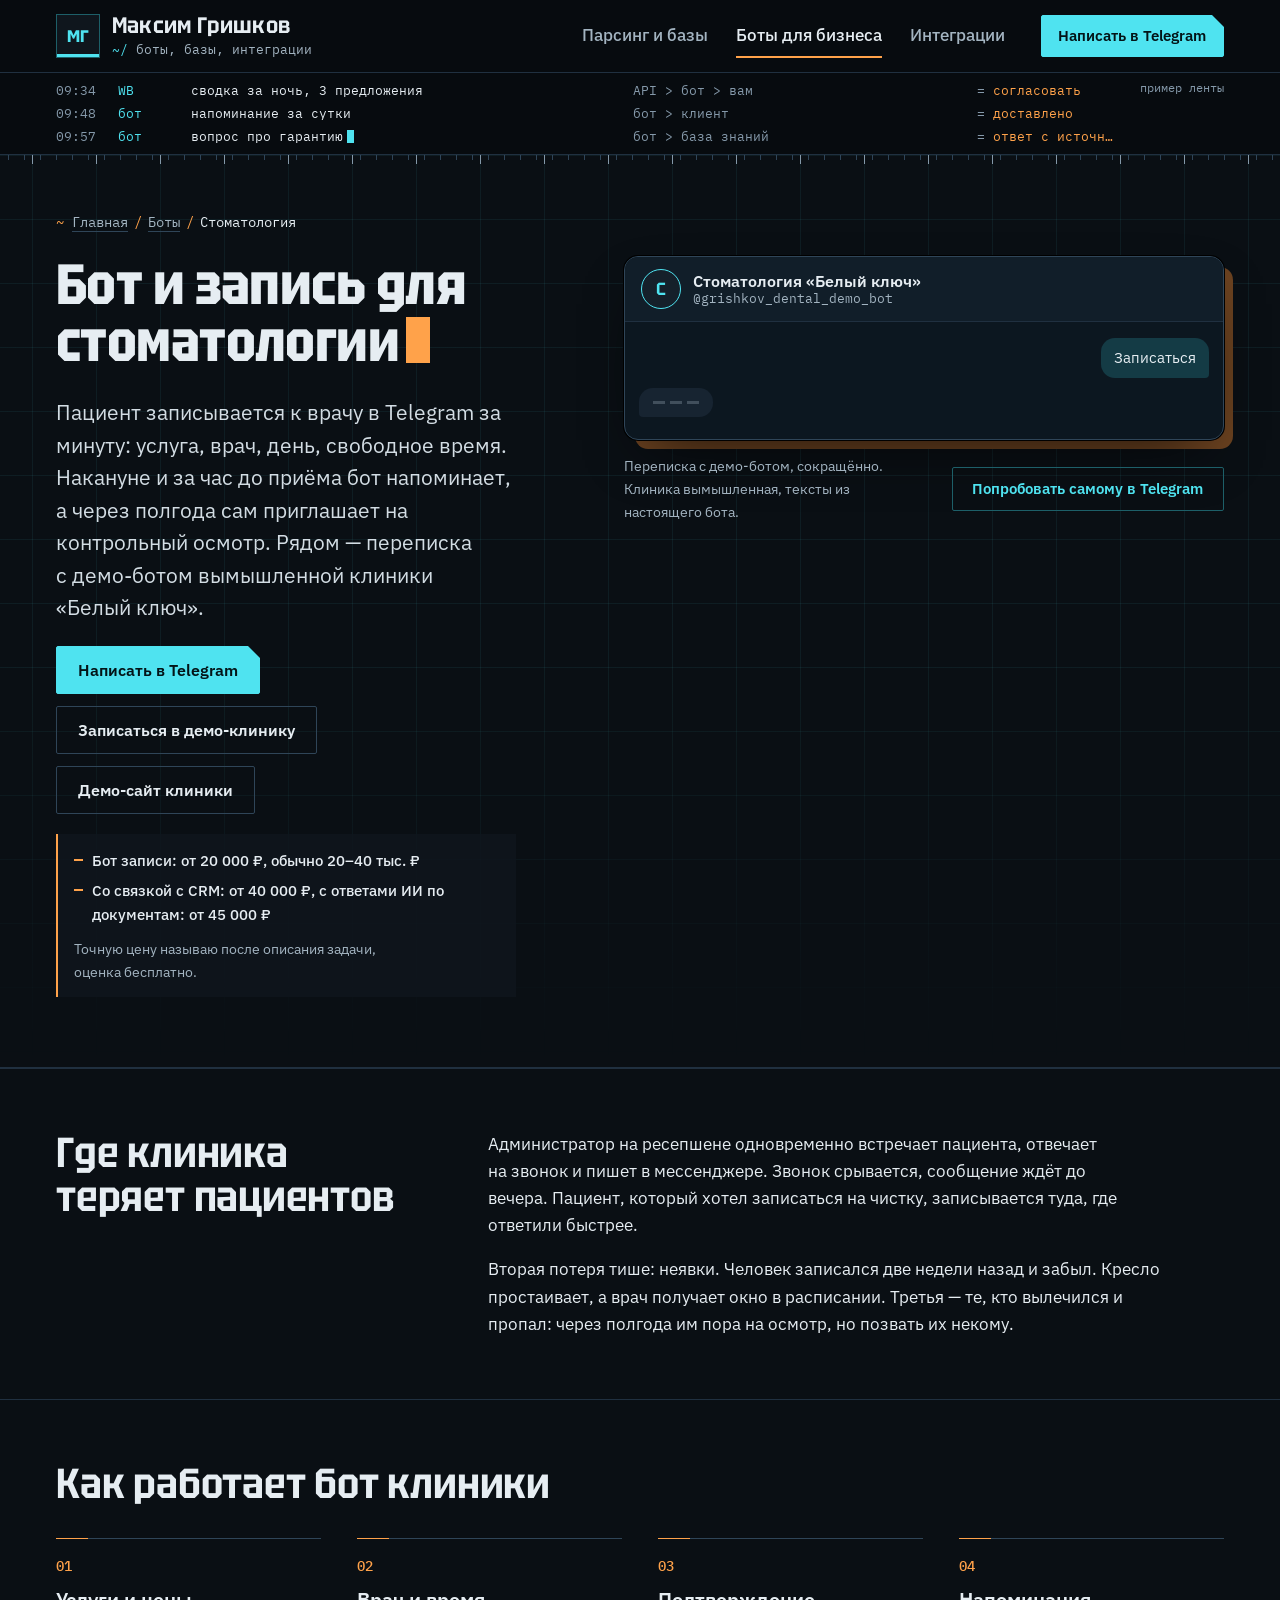
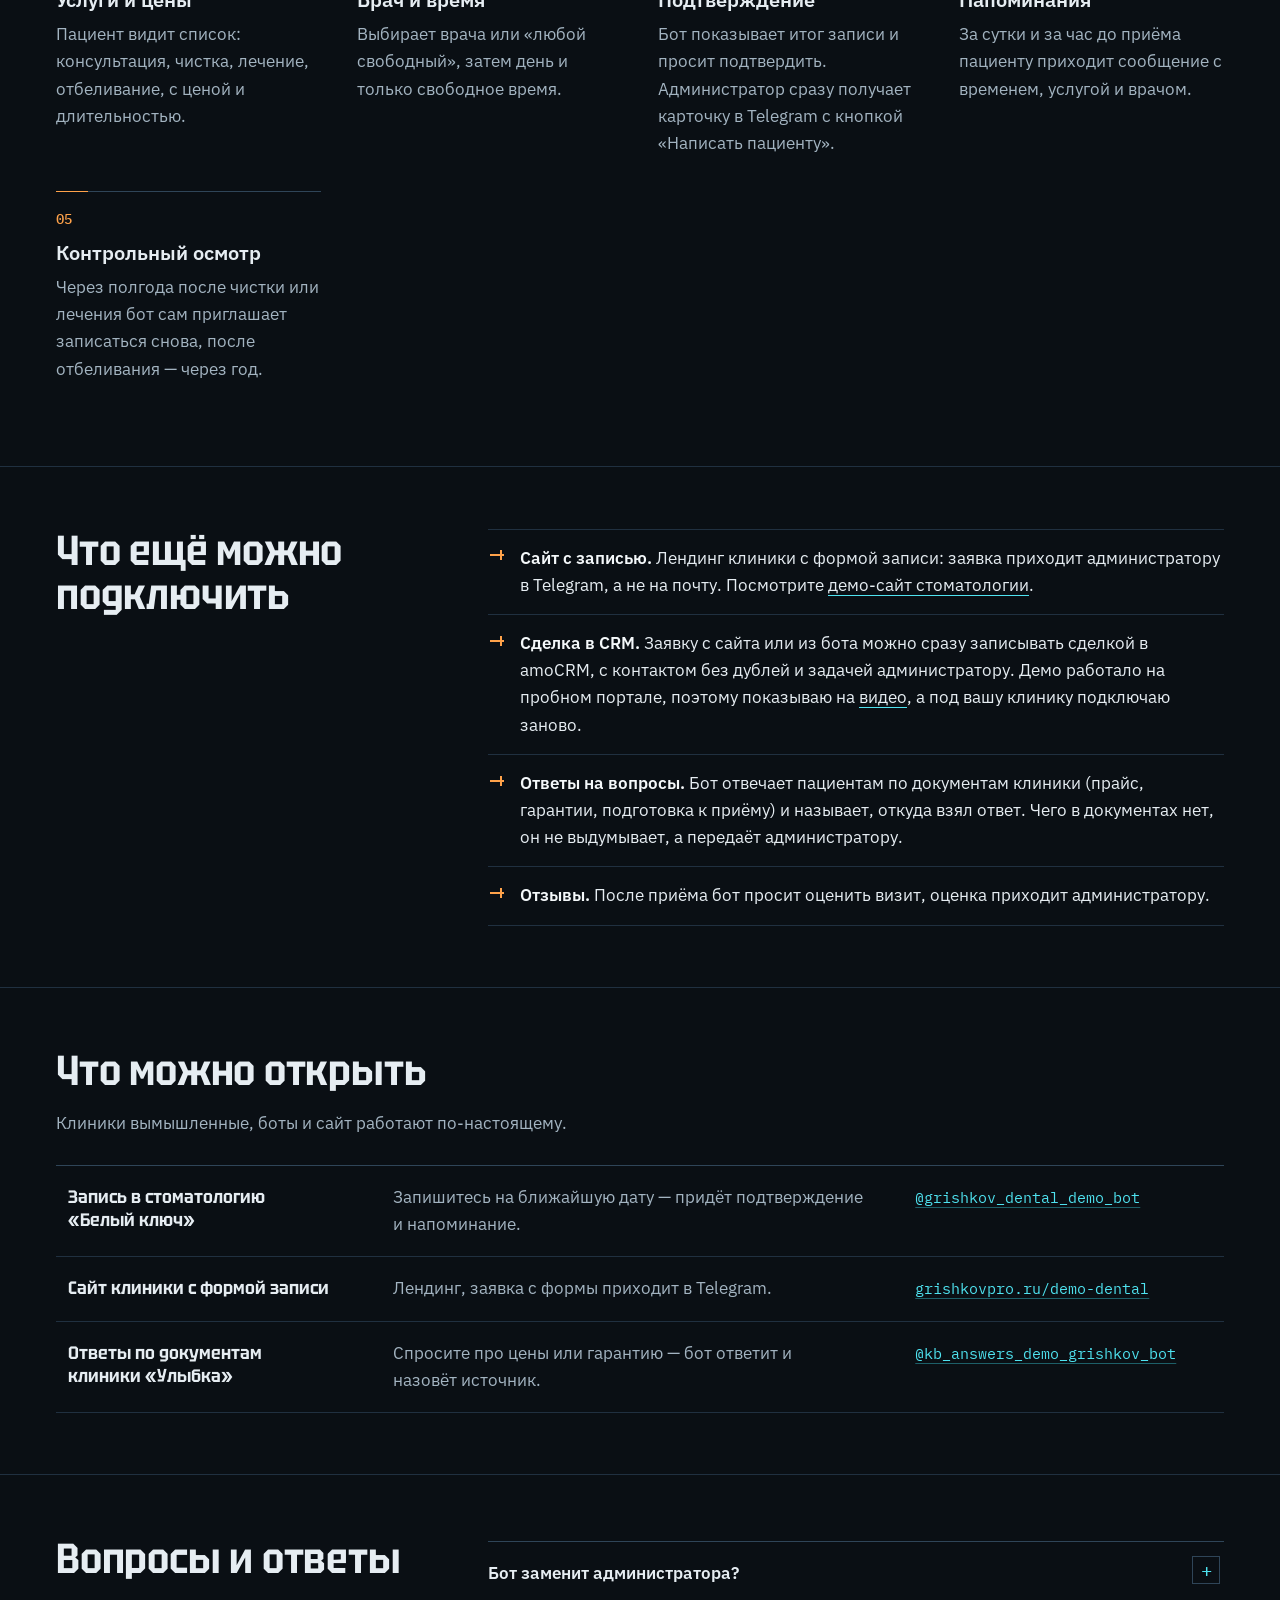
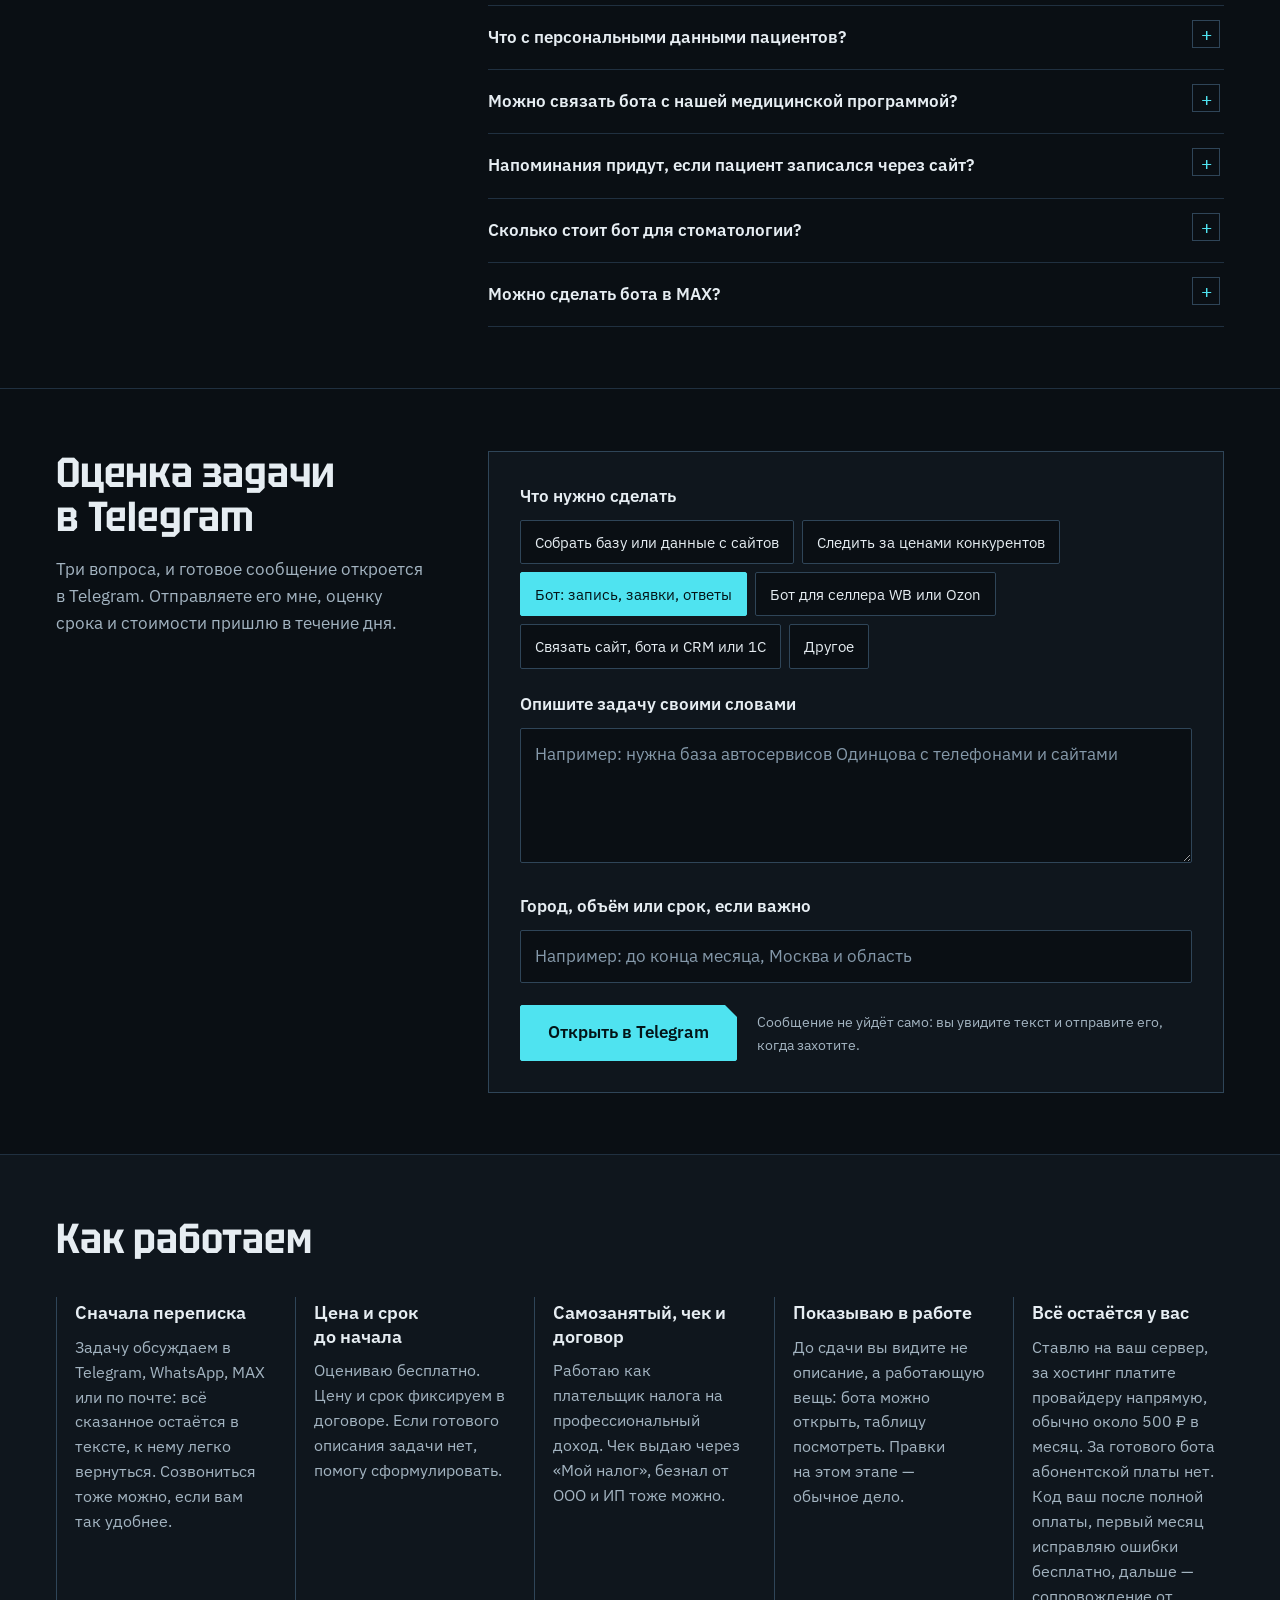
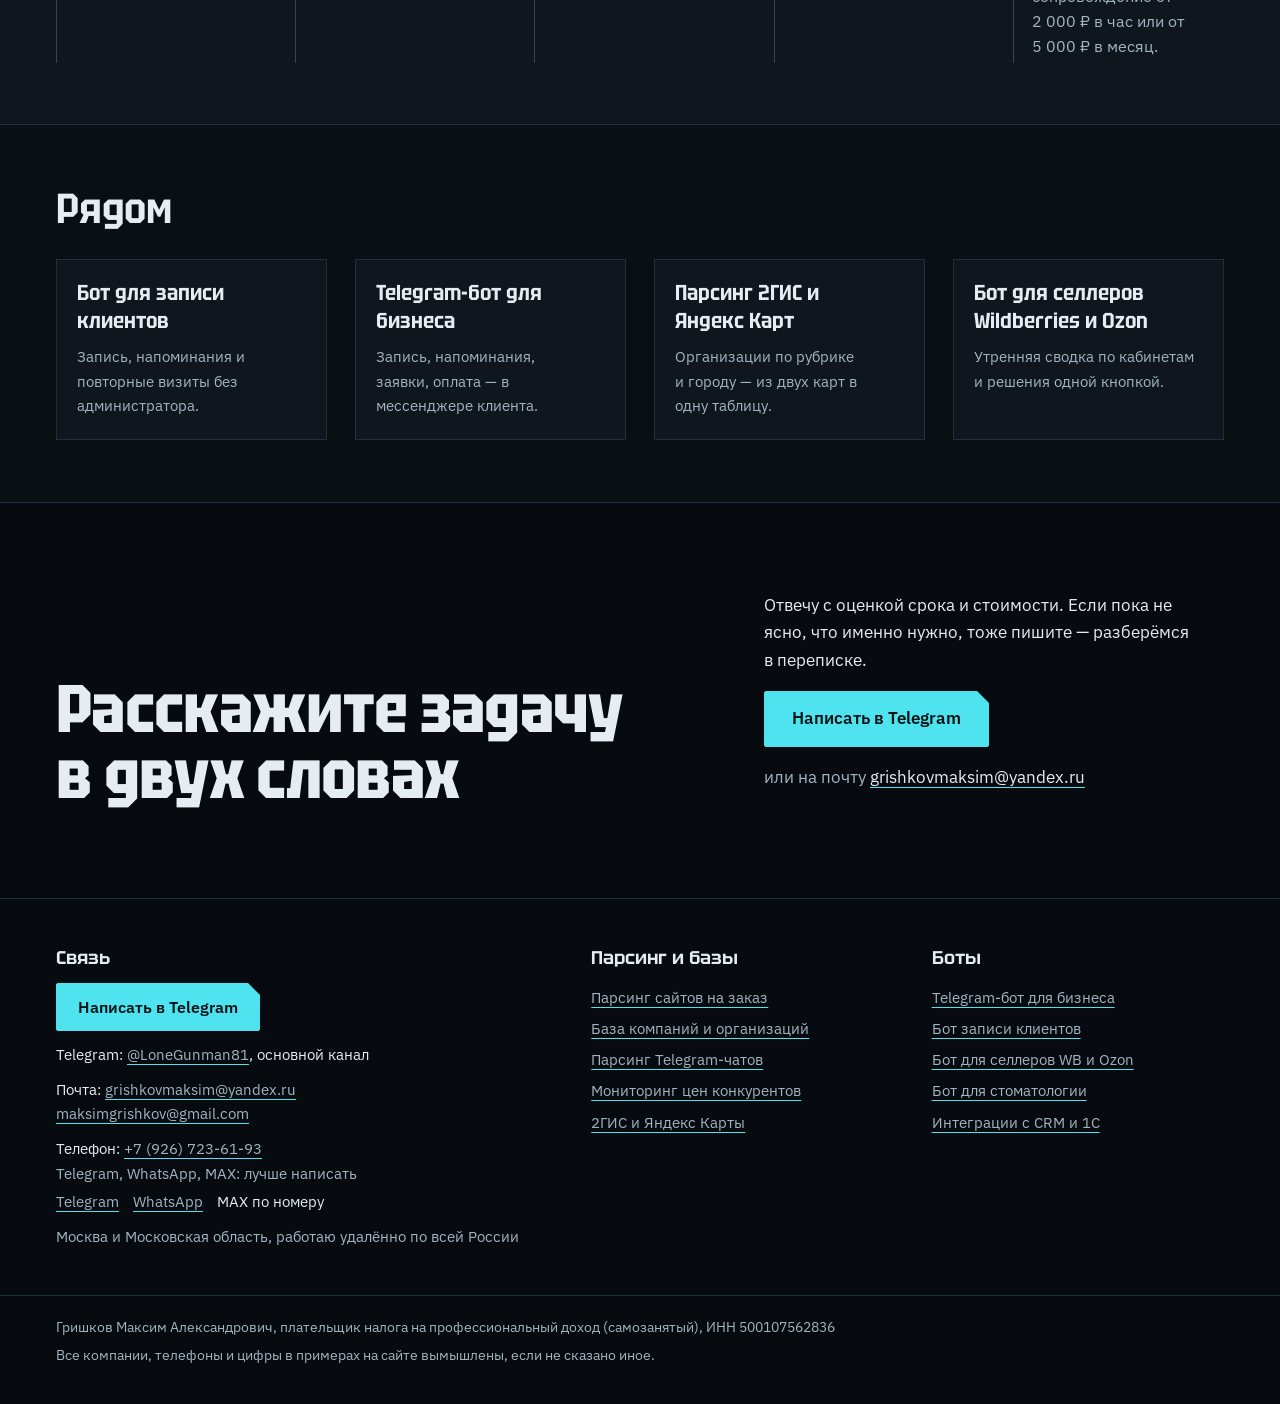
<file: boty/stomatologiya/index.html>
<!doctype html>
<html lang="ru">
<head>
<meta charset="utf-8">
<meta name="viewport" content="width=device-width, initial-scale=1">
<title>Бот и онлайн-запись для стоматологии — Telegram-бот, сайт, напоминания | Максим Гришков</title>
<meta name="description" content="Telegram-бот для стоматологии: запись к врачу на свободное время, напоминания за сутки и за час, приглашение на контрольный осмотр, ответы пациентам по документам клиники. Демо-бот и демо-сайт с записью.">
<meta name="robots" content="noindex,nofollow">
<link rel="canonical" href="https://grishkovpro.ru/boty/stomatologiya/">
<meta property="og:type" content="website">
<meta property="og:locale" content="ru_RU">
<meta property="og:site_name" content="Максим Гришков">
<meta property="og:title" content="Бот и онлайн-запись для стоматологии — Telegram-бот, сайт, напоминания | Максим Гришков">
<meta property="og:description" content="Telegram-бот для стоматологии: запись к врачу на свободное время, напоминания за сутки и за час, приглашение на контрольный осмотр, ответы пациентам по документам клиники. Демо-бот и демо-сайт с записью.">
<meta property="og:url" content="https://grishkovpro.ru/boty/stomatologiya/">
<meta property="og:image" content="https://grishkovpro.ru/assets/og.png">
<meta name="theme-color" content="#0a0f14">
<link rel="icon" href="../../assets/favicon.svg" type="image/svg+xml">
<link rel="preload" href="../../assets/fonts/tektur-cyr.woff2" as="font" type="font/woff2" crossorigin>
<link rel="preload" href="../../assets/fonts/plexsans-cyr.woff2" as="font" type="font/woff2" crossorigin>
<link rel="stylesheet" href="../../assets/style.css">
<script type="application/ld+json">{"@context": "https://schema.org", "@type": "BreadcrumbList", "itemListElement": [{"@type": "ListItem", "position": 1, "name": "Главная", "item": "https://grishkovpro.ru/"}, {"@type": "ListItem", "position": 2, "name": "Боты", "item": "https://grishkovpro.ru/boty/"}, {"@type": "ListItem", "position": 3, "name": "Стоматология", "item": "https://grishkovpro.ru/boty/stomatologiya/"}]}</script><script type="application/ld+json">{"@context": "https://schema.org", "@type": "Service", "name": "Telegram-бот и онлайн-запись для стоматологии", "serviceType": "Telegram-бот и онлайн-запись для стоматологии", "description": "Telegram-бот для стоматологии: запись к врачу на свободное время, напоминания за сутки и за час, приглашение на контрольный осмотр, ответы пациентам по документам клиники. Демо-бот и демо-сайт с записью.", "url": "https://grishkovpro.ru/boty/stomatologiya/", "provider": {"@type": "Person", "@id": "https://grishkovpro.ru/#person", "name": "Гришков Максим Александрович", "jobTitle": "Разработчик Telegram-ботов и интеграций", "url": "https://grishkovpro.ru/", "email": "mailto:grishkovmaksim@yandex.ru", "telephone": "+79267236193", "taxID": "500107562836", "sameAs": ["https://t.me/LoneGunman81"], "address": {"@type": "PostalAddress", "addressLocality": "Москва", "addressCountry": "RU"}}, "areaServed": [{"@type": "City", "name": "Москва"}, {"@type": "AdministrativeArea", "name": "Московская область"}, {"@type": "Country", "name": "Россия"}], "offers": {"@type": "Offer", "priceCurrency": "RUB", "description": "Бот записи: от 20 000 ₽, обычно 20–40 тыс. ₽; Со связкой с CRM: от 40 000 ₽, с ответами ИИ по документам: от 45 000 ₽. Точную цену называю после описания задачи, оценка бесплатно."}}</script><script type="application/ld+json">{"@context": "https://schema.org", "@type": "FAQPage", "mainEntity": [{"@type": "Question", "name": "Бот заменит администратора?", "acceptedAnswer": {"@type": "Answer", "text": "Нет, он снимает с администратора рутину: типовую запись, напоминания, повторные приглашения, частые вопросы. Сложные случаи и всё, где нужен человек, остаются за администратором."}}, {"@type": "Question", "name": "Что с персональными данными пациентов?", "acceptedAnswer": {"@type": "Answer", "text": "Бот стоит на сервере клиники, данные хранятся там же. В сообщениях — только время, услуга и врач, без диагнозов. Рабочие журналы можно вести без имён и телефонов, так устроен приём заявок на демо-сайте."}}, {"@type": "Question", "name": "Можно связать бота с нашей медицинской программой?", "acceptedAnswer": {"@type": "Answer", "text": "Зависит от программы: если у неё есть интерфейс для подключения, расписание и записи можно синхронизировать. Начинаю с проверки этого интерфейса и только потом называю срок."}}, {"@type": "Question", "name": "Напоминания придут, если пациент записался через сайт?", "acceptedAnswer": {"@type": "Answer", "text": "Если форма сайта передаёт запись в бота, — да. В демо форма отправляет заявку администратору, а напоминания приходят при записи через бота. Для вашей клиники это настраивается под то, как вы принимаете записи."}}, {"@type": "Question", "name": "Сколько стоит бот для стоматологии?", "acceptedAnswer": {"@type": "Answer", "text": "Бот записи: от 20 000 ₽, обычно 20–40 тыс. ₽; со связкой с CRM: от 40 000 ₽; с ответами ИИ по документам клиники: от 45 000 ₽. Сайт клиники считаю отдельно. Точную цену называю после описания задачи, оценка бесплатно."}}, {"@type": "Question", "name": "Можно сделать бота в MAX?", "acceptedAnswer": {"@type": "Answer", "text": "Да, тот же сценарий можно сделать для мессенджера MAX, в том числе с напоминаниями пациентам."}}]}</script>
</head>
<body class="s-boty">
<a class="skip" href="#main">К содержанию</a>
<header class="top">
  <div class="wrap top-in">
    <a class="mark" href="../../"><span class="mark-g" aria-hidden="true">МГ</span><span class="mark-t"><span class="mark-n">Максим Гришков</span><span class="mark-s">боты, базы, интеграции</span></span></a>
    <nav class="nav" aria-label="Разделы"><a href="../../parsing/">Парсинг и базы</a><a href="../../boty/" aria-current="page">Боты для бизнеса</a><a href="../../#integracii">Интеграции</a></nav>
    <a class="btn btn-tg top-cta" href="https://t.me/LoneGunman81" rel="noopener" target="_blank">Написать в Telegram</a>
  </div>
</header>
<div class="lg" aria-hidden="true"><div class="wrap lg-in"><ol class="lg-list" data-log><li class="lg-r"><span class="lg-t">09:15</span><span class="lg-s">бот</span><span class="lg-e">запись на 18:30, маникюр</span><span class="lg-p">бот &gt; календарь &gt; amoCRM</span><span class="lg-v">сделка</span></li><li class="lg-r"><span class="lg-t">09:26</span><span class="lg-s">сайт</span><span class="lg-e">форма «Обратный звонок»</span><span class="lg-p">Tilda &gt; бот &gt; Битрикс24</span><span class="lg-v">сделка</span></li><li class="lg-r"><span class="lg-t">09:30</span><span class="lg-s">1С</span><span class="lg-e">остаток по артикулу: 14 шт.</span><span class="lg-p">бот &gt; 1С &gt; бот</span><span class="lg-v">ответ</span></li><li class="lg-r"><span class="lg-t">09:34</span><span class="lg-s">WB</span><span class="lg-e">сводка за ночь, 3 предложения</span><span class="lg-p">API &gt; бот &gt; вам</span><span class="lg-v">согласовать</span></li><li class="lg-r"><span class="lg-t">09:48</span><span class="lg-s">бот</span><span class="lg-e">напоминание за сутки</span><span class="lg-p">бот &gt; клиент</span><span class="lg-v">доставлено</span></li><li class="lg-r"><span class="lg-t">09:57</span><span class="lg-s">бот</span><span class="lg-e">вопрос про гарантию</span><span class="lg-p">бот &gt; база знаний</span><span class="lg-v">ответ с источником</span></li></ol><span class="lg-tag">пример ленты</span></div></div>
<main id="main">
<section class="hero hero-page"><div class="hero-bg" aria-hidden="true"></div>
  <div class="wrap">
    <nav class="crumbs" aria-label="Хлебные крошки"><ol><li><a href="../../">Главная</a></li><li><a href="../../boty">Боты</a></li><li aria-current="page">Стоматология</li></ol></nav>
    <div class="hero-grid">
      <div class="hero-text">
        <h1 class="h1">Бот и запись для стоматологии<span class="caret" aria-hidden="true"></span></h1>
        <div class="lead"><p>Пациент записывается к врачу в Telegram за минуту: услуга, врач, день, свободное время. Накануне и за час до приёма бот напоминает, а через полгода сам приглашает на контрольный осмотр. Рядом — переписка с демо-ботом вымышленной клиники «Белый ключ».</p></div>
        <p class="hero-cta"><a class="btn btn-tg" href="https://t.me/LoneGunman81" rel="noopener" target="_blank">Написать в Telegram</a>
        <a class="btn btn-line" href="https://t.me/grishkov_dental_demo_bot" rel="noopener" target="_blank">Записаться в демо-клинику</a><a class="btn btn-line" href="https://grishkovpro.ru/demo-dental/" rel="noopener" target="_blank">Демо-сайт клиники</a></p>
        <div class="hero-price"><ul class="hero-notes"><li>Бот записи: от 20 000 ₽, обычно 20–40 тыс. ₽</li><li>Со связкой с CRM: от 40 000 ₽, с ответами ИИ по документам: от 45 000 ₽</li></ul><p class="price-foot">Точную цену называю после описания задачи, оценка бесплатно.</p></div>
      </div>
      <div class="hero-ex"><figure class="ex ex-chat" data-sim>
  <div class="tg">
    <div class="tg-head"><span class="tg-ava" aria-hidden="true">С</span>
      <span class="tg-who"><b>Стоматология «Белый ключ»</b><span class="mono">@grishkov_dental_demo_bot</span></span></div>
    <ol class="tg-log" aria-label="Пример переписки с ботом"><li class="tg-m tg-user"><span class="tg-bubble">Записаться</span></li><li class="tg-m tg-bot"><span class="tg-bubble"><strong>Шаг 1/6.</strong> Выберите услугу:</span><span class="tg-kb"><span class="tg-row"><span class="tg-b">Консультация и осмотр — 800 ₽</span></span><span class="tg-row"><span class="tg-b is-press">Профессиональная чистка — 4 900 ₽</span></span><span class="tg-row"><span class="tg-b">Лечение кариеса — 5 500 ₽</span></span></span></li><li class="tg-m tg-bot"><span class="tg-bubble">Услуга: <strong>Профессиональная чистка</strong> — 4 900 ₽<br><strong>Шаг 2/6.</strong> Выберите врача:</span><span class="tg-kb"><span class="tg-row"><span class="tg-b is-press">Анна Львовна</span><span class="tg-b">Елена Дмитриевна</span></span><span class="tg-row"><span class="tg-b">Любой свободный</span></span></span></li><li class="tg-m tg-bot"><span class="tg-bubble"><strong>Шаги 3 и 4.</strong> Дата и время:</span><span class="tg-kb"><span class="tg-row"><span class="tg-b">Завтра</span><span class="tg-b">Послезавтра</span><span class="tg-b">В пятницу</span></span><span class="tg-row"><span class="tg-b">10:30</span><span class="tg-b is-press">15:30</span><span class="tg-b">17:00</span></span></span></li><li class="tg-m tg-user"><span class="tg-bubble">Ольга, +7 900 000-00-00</span></li><li class="tg-m tg-bot"><span class="tg-bubble"><strong>Запись подтверждена!</strong><br>Послезавтра в 15:30, профессиональная чистка<br>Врач: Анна Львовна<br>Напомним за 24 часа и за 1 час до визита.</span></li><li class="tg-m tg-note"><span class="tg-bubble">через сутки</span></li><li class="tg-m tg-bot"><span class="tg-bubble"><strong>Напоминание!</strong><br>Завтра в 15:30 вас ждёт профессиональная чистка.<br>Врач: Анна Львовна</span></li></ol>
    <div class="tg-foot"><button type="button" class="tg-replay" hidden>Показать ещё раз</button></div>
  </div>
  <figcaption><span>Переписка с демо-ботом, сокращённо. Клиника вымышленная, тексты из настоящего бота.</span><a class="btn btn-try" href="https://t.me/grishkov_dental_demo_bot" rel="noopener" target="_blank">Попробовать самому в Telegram</a></figcaption>
</figure></div>
    </div>
  </div>
</section><section class="sec sec-split"><div class="wrap split"><h2 class="h2">Где клиника теряет пациентов</h2><div class="prose"><p>Администратор на ресепшене одновременно встречает пациента, отвечает на звонок и пишет в мессенджере. Звонок срывается, сообщение ждёт до вечера. Пациент, который хотел записаться на чистку, записывается туда, где ответили быстрее.</p>
<p>Вторая потеря тише: неявки. Человек записался две недели назад и забыл. Кресло простаивает, а врач получает окно в расписании. Третья — те, кто вылечился и пропал: через полгода им пора на осмотр, но позвать их некому.</p></div></div></section><section class="sec"><div class="wrap"><h2 class="h2">Как работает бот клиники</h2><ol class="steps"><li><h3>Услуги и цены</h3><p>Пациент видит список: консультация, чистка, лечение, отбеливание, с ценой и длительностью.</p></li><li><h3>Врач и время</h3><p>Выбирает врача или «любой свободный», затем день и только свободное время.</p></li><li><h3>Подтверждение</h3><p>Бот показывает итог записи и просит подтвердить. Администратор сразу получает карточку в Telegram с кнопкой «Написать пациенту».</p></li><li><h3>Напоминания</h3><p>За сутки и за час до приёма пациенту приходит сообщение с временем, услугой и врачом.</p></li><li><h3>Контрольный осмотр</h3><p>Через полгода после чистки или лечения бот сам приглашает записаться снова, после отбеливания — через год.</p></li></ol></div></section><section class="sec sec-split"><div class="wrap split"><h2 class="h2">Что ещё можно подключить</h2><ul class="gets"><li><strong>Сайт с записью.</strong> Лендинг клиники с формой записи: заявка приходит администратору в Telegram, а не на почту. Посмотрите <a href="https://grishkovpro.ru/demo-dental/" rel="noopener" target="_blank">демо-сайт стоматологии</a>.</li><li><strong>Сделка в CRM.</strong> Заявку с сайта или из бота можно сразу записывать сделкой в amoCRM, с контактом без дублей и задачей администратору. Демо работало на пробном портале, поэтому показываю на <a href="https://grishkovpro.ru/crm/" rel="noopener" target="_blank">видео</a>, а под вашу клинику подключаю заново.</li><li><strong>Ответы на вопросы.</strong> Бот отвечает пациентам по документам клиники (прайс, гарантии, подготовка к приёму) и называет, откуда взял ответ. Чего в документах нет, он не выдумывает, а передаёт администратору.</li><li><strong>Отзывы.</strong> После приёма бот просит оценить визит, оценка приходит администратору.</li></ul></div></section><section class="sec demo" id="demo"><div class="wrap"><h2 class="h2">Что можно открыть</h2><p class="lead-s">Клиники вымышленные, боты и сайт работают по-настоящему.</p><ul class="demo-list"><li><a class="demo-row" href="https://t.me/grishkov_dental_demo_bot" rel="noopener" target="_blank"><span class="demo-n">Запись в стоматологию «Белый ключ»</span><span class="demo-d">Запишитесь на ближайшую дату — придёт подтверждение и напоминание.</span><span class="demo-h mono">@grishkov_dental_demo_bot</span></a></li><li><a class="demo-row" href="https://grishkovpro.ru/demo-dental/" rel="noopener" target="_blank"><span class="demo-n">Сайт клиники с формой записи</span><span class="demo-d">Лендинг, заявка с формы приходит в Telegram.</span><span class="demo-h mono">grishkovpro.ru/demo-dental</span></a></li><li><a class="demo-row" href="https://t.me/kb_answers_demo_grishkov_bot" rel="noopener" target="_blank"><span class="demo-n">Ответы по документам клиники «Улыбка»</span><span class="demo-d">Спросите про цены или гарантию — бот ответит и назовёт источник.</span><span class="demo-h mono">@kb_answers_demo_grishkov_bot</span></a></li></ul></div></section><section class="sec faq" aria-labelledby="faq-h"><div class="wrap split"><h2 id="faq-h" class="h2">Вопросы и ответы</h2><div class="faq-list"><details><summary>Бот заменит администратора?</summary><div class="faq-a"><p>Нет, он снимает с администратора рутину: типовую запись, напоминания, повторные приглашения, частые вопросы. Сложные случаи и всё, где нужен человек, остаются за администратором.</p></div></details><details><summary>Что с персональными данными пациентов?</summary><div class="faq-a"><p>Бот стоит на сервере клиники, данные хранятся там же. В сообщениях — только время, услуга и врач, без диагнозов. Рабочие журналы можно вести без имён и телефонов, так устроен приём заявок на демо-сайте.</p></div></details><details><summary>Можно связать бота с нашей медицинской программой?</summary><div class="faq-a"><p>Зависит от программы: если у неё есть интерфейс для подключения, расписание и записи можно синхронизировать. Начинаю с проверки этого интерфейса и только потом называю срок.</p></div></details><details><summary>Напоминания придут, если пациент записался через сайт?</summary><div class="faq-a"><p>Если форма сайта передаёт запись в бота, — да. В демо форма отправляет заявку администратору, а напоминания приходят при записи через бота. Для вашей клиники это настраивается под то, как вы принимаете записи.</p></div></details><details><summary>Сколько стоит бот для стоматологии?</summary><div class="faq-a"><p>Бот записи: от 20 000 ₽, обычно 20–40 тыс. ₽; со связкой с CRM: от 40 000 ₽; с ответами ИИ по документам клиники: от 45 000 ₽. Сайт клиники считаю отдельно. Точную цену называю после описания задачи, оценка бесплатно.</p></div></details><details><summary>Можно сделать бота в MAX?</summary><div class="faq-a"><p>Да, тот же сценарий можно сделать для мессенджера MAX, в том числе с напоминаниями пациентам.</p></div></details></div></div></section><section class="sec quiz" id="ocenka" aria-labelledby="qz-h">
  <div class="wrap split">
    <div><h2 id="qz-h" class="h2">Оценка задачи в Telegram</h2>
      <p class="lead-s">Три вопроса, и готовое сообщение откроется в Telegram. Отправляете его мне, оценку срока и стоимости пришлю в течение дня.</p></div>
    <form class="qz" action="https://t.me/LoneGunman81" method="get" target="_blank" data-quiz>
      <fieldset><legend>Что нужно сделать</legend><div class="qz-opts"><label class="qz-opt"><input type="radio" name="topic" value="Собрать базу или данные с сайтов"><span>Собрать базу или данные с сайтов</span></label><label class="qz-opt"><input type="radio" name="topic" value="Следить за ценами конкурентов"><span>Следить за ценами конкурентов</span></label><label class="qz-opt"><input type="radio" name="topic" value="Бот: запись, заявки, ответы" checked><span>Бот: запись, заявки, ответы</span></label><label class="qz-opt"><input type="radio" name="topic" value="Бот для селлера WB или Ozon"><span>Бот для селлера WB или Ozon</span></label><label class="qz-opt"><input type="radio" name="topic" value="Связать сайт, бота и CRM или 1С"><span>Связать сайт, бота и CRM или 1С</span></label><label class="qz-opt"><input type="radio" name="topic" value="Другое"><span>Другое</span></label></div></fieldset>
      <label class="qz-f"><span>Опишите задачу своими словами</span>
        <textarea name="text" rows="4" required placeholder="Например: нужна база автосервисов Одинцова с телефонами и сайтами"></textarea></label>
      <label class="qz-f"><span>Город, объём или срок, если важно</span>
        <input type="text" name="extra" placeholder="Например: до конца месяца, Москва и область"></label>
      <div class="qz-go"><button class="btn btn-tg btn-big" type="submit">Открыть в Telegram</button>
        <span class="muted">Сообщение не уйдёт само: вы увидите текст и отправите его, когда захотите.</span></div>
    </form>
  </div>
</section><section class="sec how" aria-labelledby="how-h">
  <div class="wrap">
    <h2 id="how-h" class="h2">Как работаем</h2>
    <ul class="how-list"><li><h3>Сначала переписка</h3><p>Задачу обсуждаем в Telegram, WhatsApp, MAX или по почте: всё сказанное остаётся в тексте, к нему легко вернуться. Созвониться тоже можно, если вам так удобнее.</p></li><li><h3>Цена и срок до начала</h3><p>Оцениваю бесплатно. Цену и срок фиксируем в договоре. Если готового описания задачи нет, помогу сформулировать.</p></li><li><h3>Самозанятый, чек и договор</h3><p>Работаю как плательщик налога на профессиональный доход. Чек выдаю через «Мой налог», безнал от ООО и ИП тоже можно.</p></li><li><h3>Показываю в работе</h3><p>До сдачи вы видите не описание, а работающую вещь: бота можно открыть, таблицу посмотреть. Правки на этом этапе — обычное дело.</p></li><li><h3>Всё остаётся у вас</h3><p>Ставлю на ваш сервер, за хостинг платите провайдеру напрямую, обычно около 500 ₽ в месяц. За готового бота абонентской платы нет. Код ваш после полной оплаты, первый месяц исправляю ошибки бесплатно, дальше — сопровождение от 2 000 ₽ в час или от 5 000 ₽ в месяц.</p></li></ul>
  </div>
</section><section class="sec rel" aria-labelledby="rel-h"><div class="wrap"><h2 id="rel-h" class="h2">Рядом</h2><ul class="rel-list"><li><a href="../../boty/zapis-klientov"><span class="rel-t">Бот для записи клиентов</span><span class="rel-d">Запись, напоминания и повторные визиты без администратора.</span></a></li><li><a href="../../boty"><span class="rel-t">Telegram-бот для бизнеса</span><span class="rel-d">Запись, напоминания, заявки, оплата — в мессенджере клиента.</span></a></li><li><a href="../../parsing/karty"><span class="rel-t">Парсинг 2ГИС и Яндекс Карт</span><span class="rel-d">Организации по рубрике и городу — из двух карт в одну таблицу.</span></a></li><li><a href="../../boty/marketplace"><span class="rel-t">Бот для селлеров Wildberries и Ozon</span><span class="rel-d">Утренняя сводка по кабинетам и решения одной кнопкой.</span></a></li></ul></div></section><section class="cta" aria-labelledby="cta-h">
  <div class="wrap cta-in">
    <h2 id="cta-h" class="cta-h">Расскажите задачу в двух словах</h2>
    <div class="cta-side"><p>Отвечу с оценкой срока и стоимости. Если пока не ясно, что именно нужно, тоже пишите — разберёмся в переписке.</p>
      <p><a class="btn btn-tg btn-big" href="https://t.me/LoneGunman81" rel="noopener" target="_blank">Написать в Telegram</a></p>
      <p class="muted">или на почту <a href="mailto:grishkovmaksim@yandex.ru">grishkovmaksim@yandex.ru</a></p></div>
  </div>
</section>
</main>
<footer class="foot">
  <div class="wrap foot-grid">
    <div class="foot-contact">
      <p class="f-h">Связь</p>
      <p><a class="btn btn-tg" href="https://t.me/LoneGunman81" rel="noopener" target="_blank">Написать в Telegram</a></p>
      <p>Telegram: <a href="https://t.me/LoneGunman81" rel="noopener" target="_blank">@LoneGunman81</a>, основной канал</p>
      <p>Почта: <a href="mailto:grishkovmaksim@yandex.ru">grishkovmaksim@yandex.ru</a><br><a href="mailto:maksimgrishkov@gmail.com">maksimgrishkov@gmail.com</a></p>
      <p>Телефон: <a href="tel:+79267236193">+7 (926) 723-61-93</a><br><span class="muted">Telegram, WhatsApp, MAX: лучше написать</span><br>
        <span class="msgr"><a href="https://t.me/LoneGunman81" rel="noopener" target="_blank">Telegram</a>
        <a href="https://wa.me/79267236193" rel="noopener" target="_blank">WhatsApp</a>
        <span>MAX по номеру</span></span></p>
      <p class="muted">Москва и Московская область, работаю удалённо по всей России</p>
    </div>
    <div><p class="f-h">Парсинг и базы</p><ul><li><a href="../../parsing/">Парсинг сайтов на заказ</a></li><li><a href="../../parsing/baza-kompaniy/">База компаний и организаций</a></li><li><a href="../../parsing/telegram/">Парсинг Telegram-чатов</a></li><li><a href="../../parsing/monitoring-cen/">Мониторинг цен конкурентов</a></li><li><a href="../../parsing/karty/">2ГИС и Яндекс Карты</a></li></ul></div><div><p class="f-h">Боты</p><ul><li><a href="../../boty/">Telegram-бот для бизнеса</a></li><li><a href="../../boty/zapis-klientov/">Бот записи клиентов</a></li><li><a href="../../boty/marketplace/">Бот для селлеров WB и Ozon</a></li><li><a href="../../boty/stomatologiya/">Бот для стоматологии</a></li><li><a href="../../#integracii">Интеграции с CRM и 1С</a></li></ul></div>
  </div>
  <div class="wrap foot-legal">
    <p>Гришков Максим Александрович, плательщик налога на профессиональный доход (самозанятый), ИНН 500107562836</p>
    <p class="muted">Все компании, телефоны и цифры в примерах на сайте вымышлены, если не сказано иное.</p>
  </div>
</footer>
<script src="../../assets/site.js" defer></script>
</body>
</html>
</file>
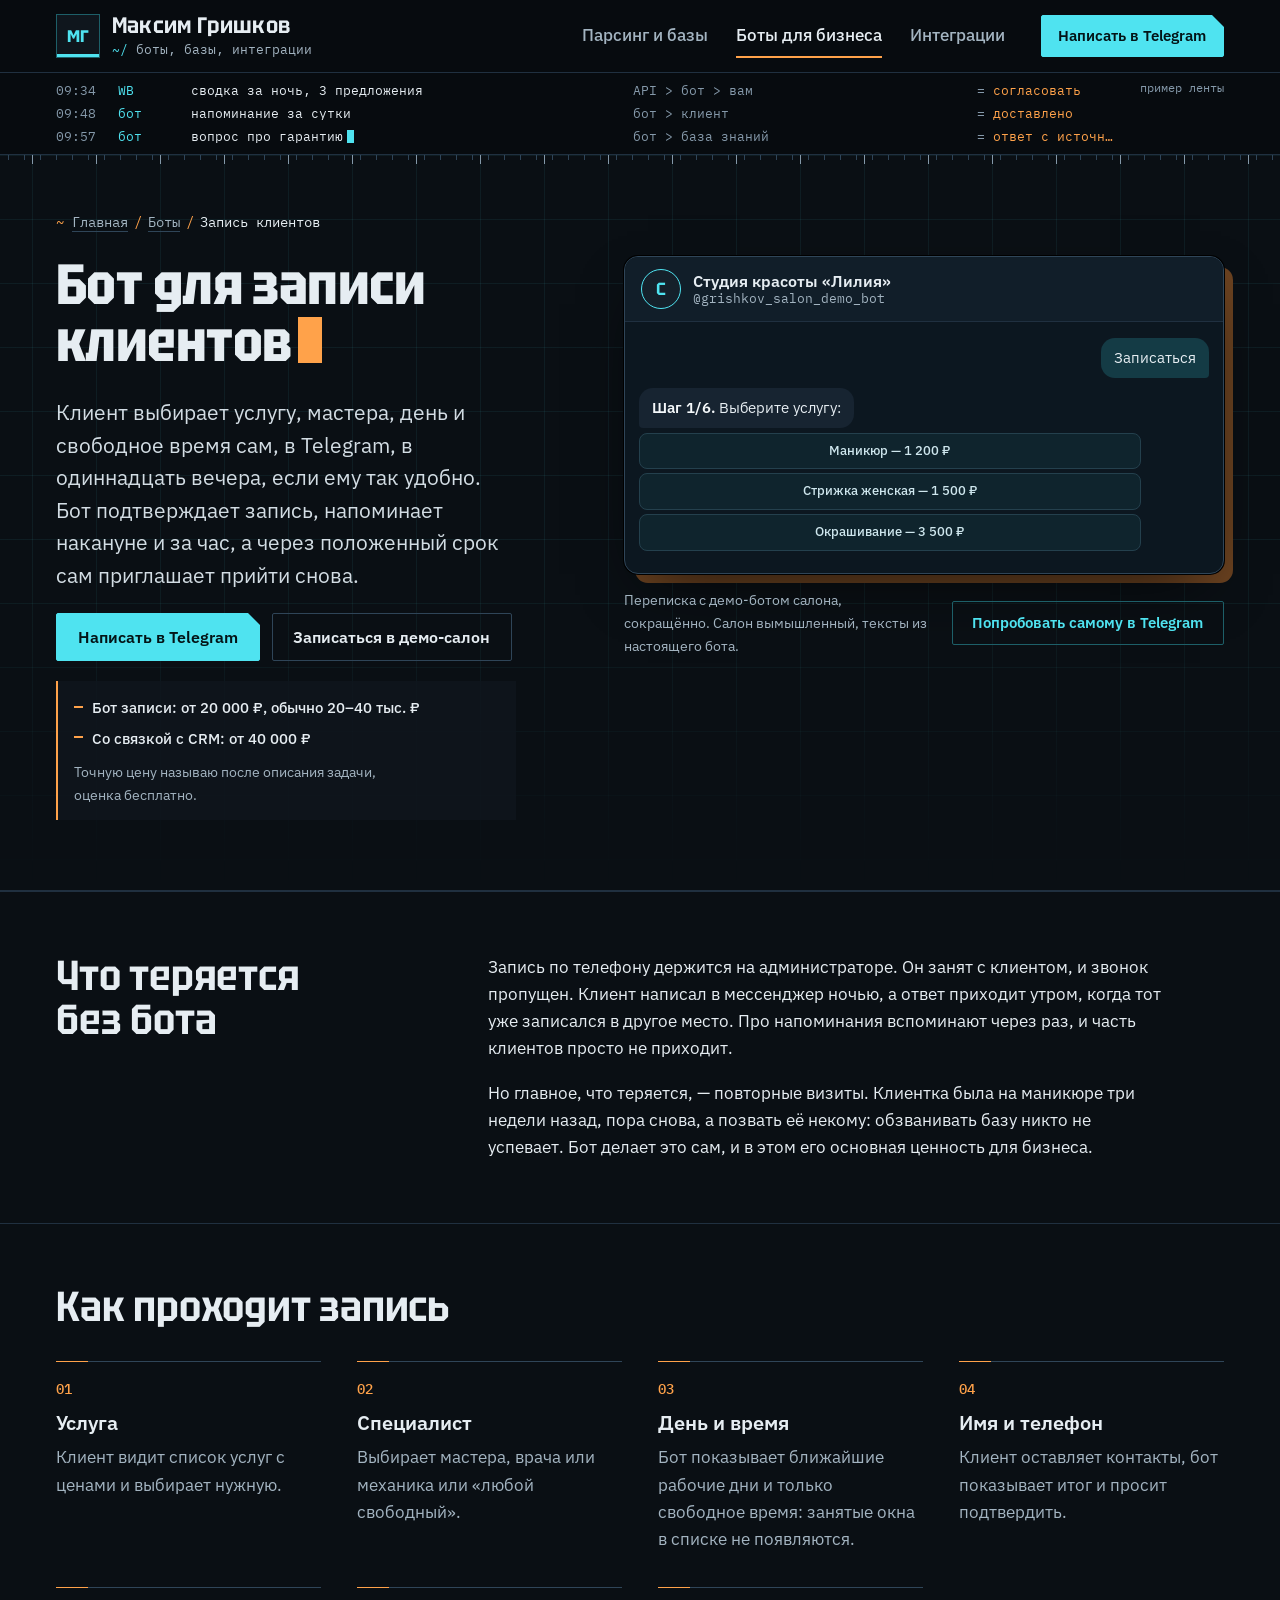
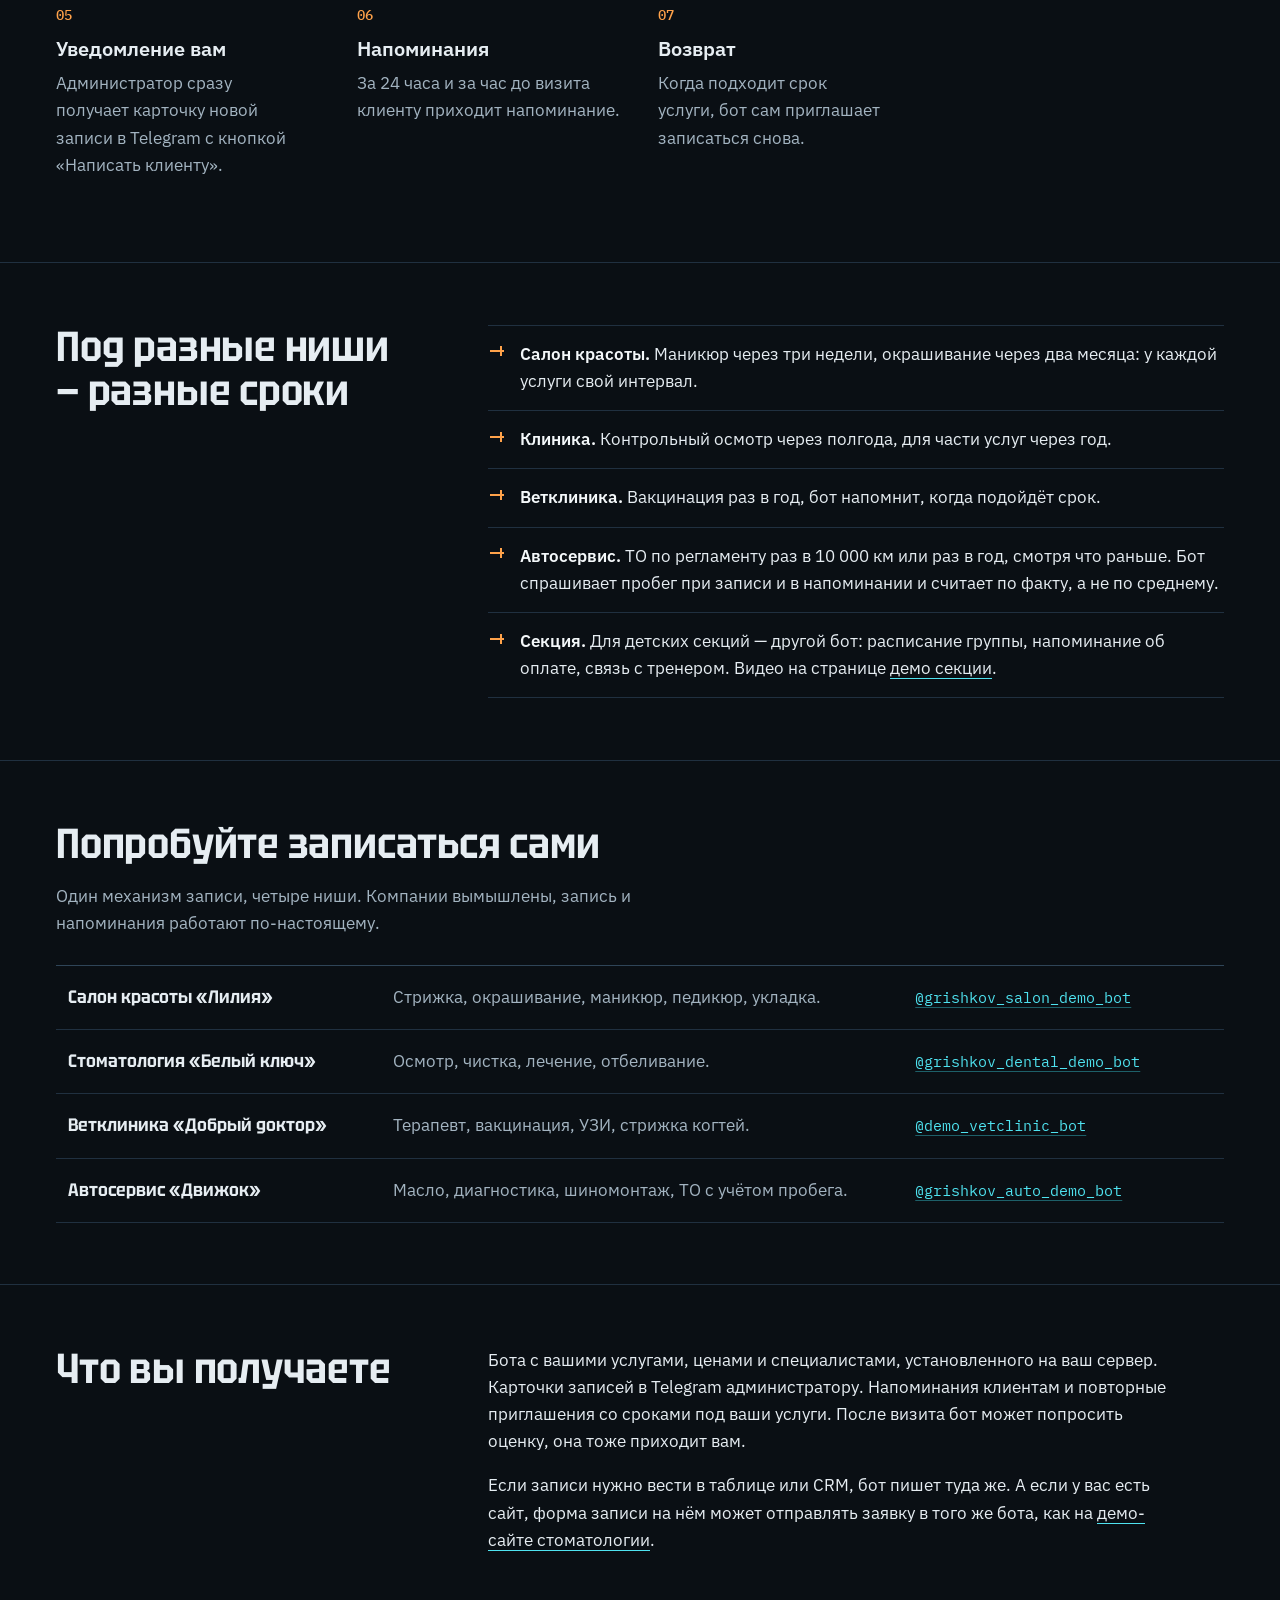
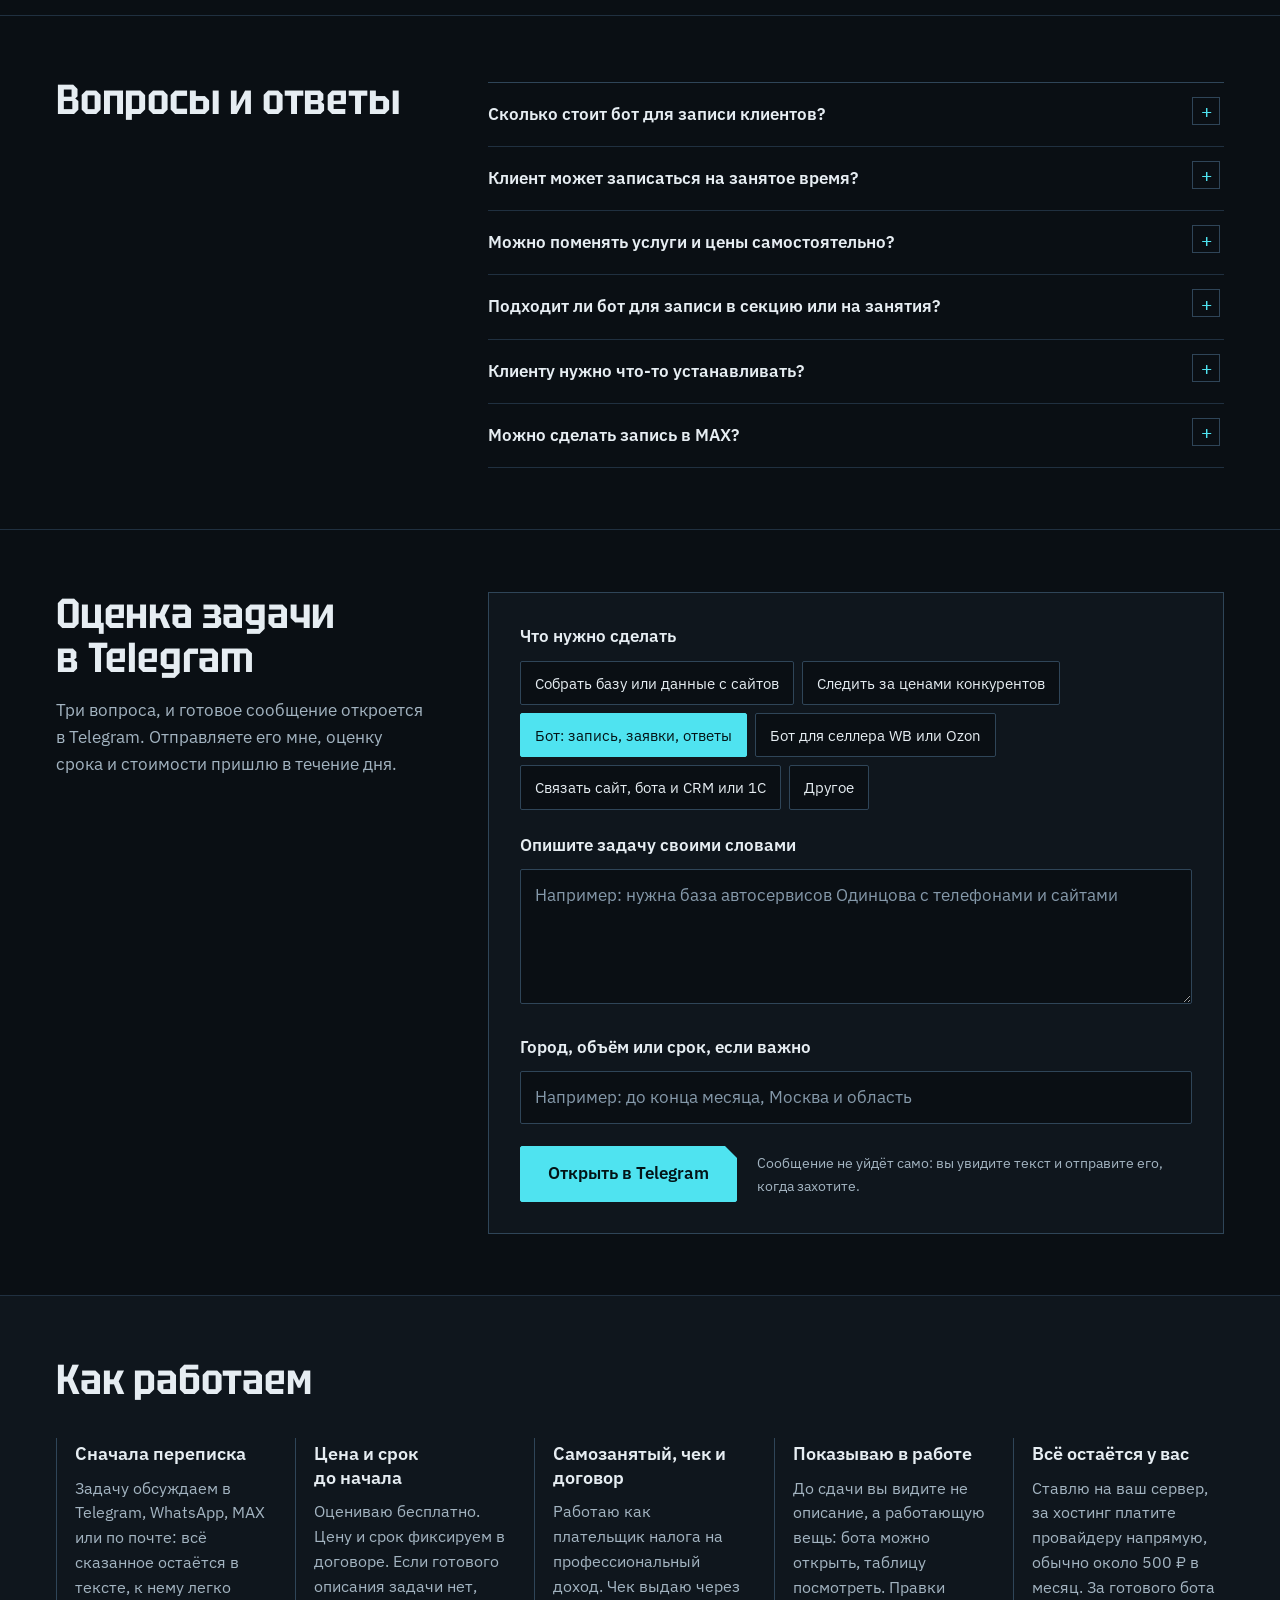
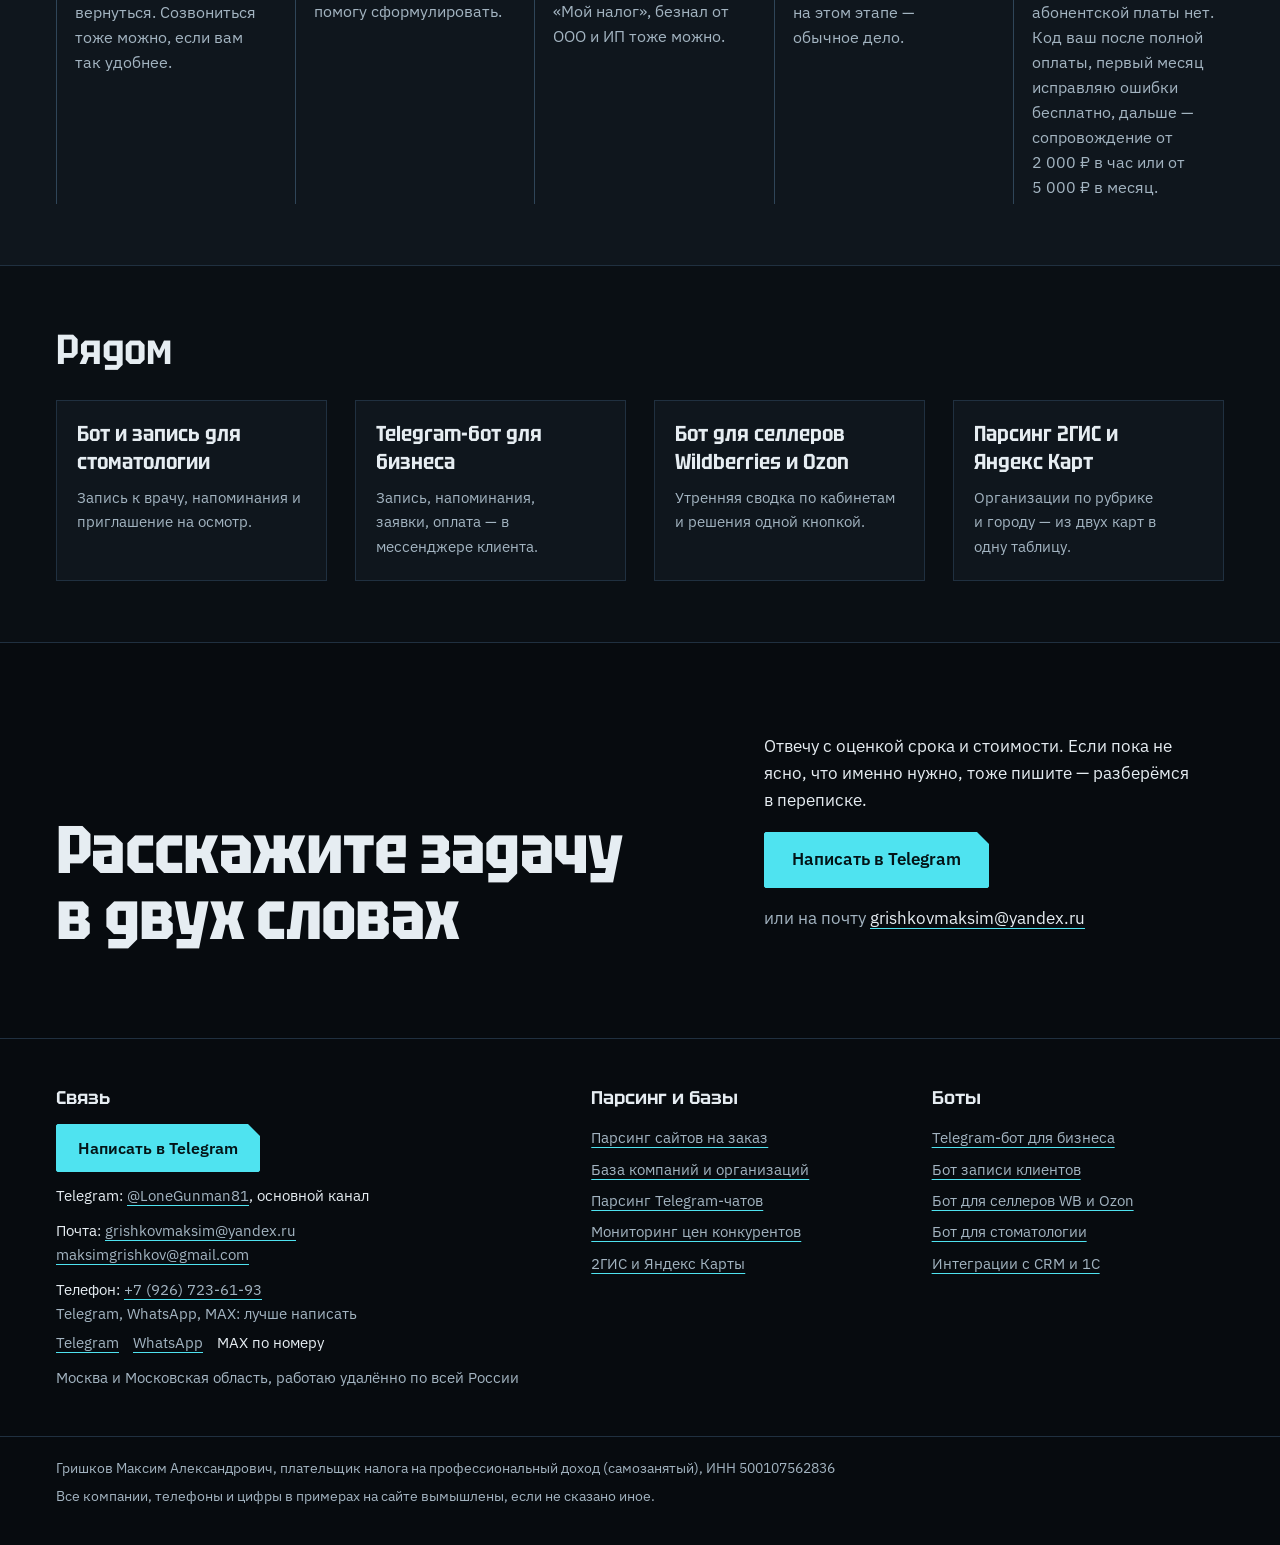
<file: boty/zapis-klientov/index.html>
<!doctype html>
<html lang="ru">
<head>
<meta charset="utf-8">
<meta name="viewport" content="width=device-width, initial-scale=1">
<title>Бот для записи клиентов в Telegram — салон, клиника, автосервис, секция | Максим Гришков</title>
<meta name="description" content="Telegram-бот для записи клиентов: услуга, специалист, свободное время, напоминания за сутки и за час, повторное приглашение по сроку услуги. Для салонов красоты, клиник, автосервисов и секций. Живые демо.">
<meta name="robots" content="noindex,nofollow">
<link rel="canonical" href="https://grishkovpro.ru/boty/zapis-klientov/">
<meta property="og:type" content="website">
<meta property="og:locale" content="ru_RU">
<meta property="og:site_name" content="Максим Гришков">
<meta property="og:title" content="Бот для записи клиентов в Telegram — салон, клиника, автосервис, секция | Максим Гришков">
<meta property="og:description" content="Telegram-бот для записи клиентов: услуга, специалист, свободное время, напоминания за сутки и за час, повторное приглашение по сроку услуги. Для салонов красоты, клиник, автосервисов и секций. Живые демо.">
<meta property="og:url" content="https://grishkovpro.ru/boty/zapis-klientov/">
<meta property="og:image" content="https://grishkovpro.ru/assets/og.png">
<meta name="theme-color" content="#0a0f14">
<link rel="icon" href="../../assets/favicon.svg" type="image/svg+xml">
<link rel="preload" href="../../assets/fonts/tektur-cyr.woff2" as="font" type="font/woff2" crossorigin>
<link rel="preload" href="../../assets/fonts/plexsans-cyr.woff2" as="font" type="font/woff2" crossorigin>
<link rel="stylesheet" href="../../assets/style.css">
<script type="application/ld+json">{"@context": "https://schema.org", "@type": "BreadcrumbList", "itemListElement": [{"@type": "ListItem", "position": 1, "name": "Главная", "item": "https://grishkovpro.ru/"}, {"@type": "ListItem", "position": 2, "name": "Боты", "item": "https://grishkovpro.ru/boty/"}, {"@type": "ListItem", "position": 3, "name": "Запись клиентов", "item": "https://grishkovpro.ru/boty/zapis-klientov/"}]}</script><script type="application/ld+json">{"@context": "https://schema.org", "@type": "Service", "name": "Telegram-бот для записи клиентов", "serviceType": "Telegram-бот для записи клиентов", "description": "Telegram-бот для записи клиентов: услуга, специалист, свободное время, напоминания за сутки и за час, повторное приглашение по сроку услуги. Для салонов красоты, клиник, автосервисов и секций. Живые демо.", "url": "https://grishkovpro.ru/boty/zapis-klientov/", "provider": {"@type": "Person", "@id": "https://grishkovpro.ru/#person", "name": "Гришков Максим Александрович", "jobTitle": "Разработчик Telegram-ботов и интеграций", "url": "https://grishkovpro.ru/", "email": "mailto:grishkovmaksim@yandex.ru", "telephone": "+79267236193", "taxID": "500107562836", "sameAs": ["https://t.me/LoneGunman81"], "address": {"@type": "PostalAddress", "addressLocality": "Москва", "addressCountry": "RU"}}, "areaServed": [{"@type": "City", "name": "Москва"}, {"@type": "AdministrativeArea", "name": "Московская область"}, {"@type": "Country", "name": "Россия"}], "offers": {"@type": "Offer", "priceCurrency": "RUB", "description": "Бот записи: от 20 000 ₽, обычно 20–40 тыс. ₽; Со связкой с CRM: от 40 000 ₽. Точную цену называю после описания задачи, оценка бесплатно."}}</script><script type="application/ld+json">{"@context": "https://schema.org", "@type": "FAQPage", "mainEntity": [{"@type": "Question", "name": "Сколько стоит бот для записи клиентов?", "acceptedAnswer": {"@type": "Answer", "text": "Бот записи: от 20 000 ₽, обычно 20–40 тыс. ₽; со связкой с CRM: от 40 000 ₽. Точную цену называю после описания задачи, оценка бесплатно."}}, {"@type": "Question", "name": "Клиент может записаться на занятое время?", "acceptedAnswer": {"@type": "Answer", "text": "Нет. Бот показывает только свободные окна выбранного специалиста, занятые в списке не появляются."}}, {"@type": "Question", "name": "Можно поменять услуги и цены самостоятельно?", "acceptedAnswer": {"@type": "Answer", "text": "Да. Услуги, цены, специалисты и рабочие часы хранятся в настройках, их можно менять без переписывания бота, а по желанию прямо из Telegram через админку."}}, {"@type": "Question", "name": "Подходит ли бот для записи в секцию или на занятия?", "acceptedAnswer": {"@type": "Answer", "text": "Для групповых занятий логика другая: не свободное окно, а группа и расписание. Для этого есть отдельный бот секции с расписанием, напоминаниями об оплате и связью с тренером."}}, {"@type": "Question", "name": "Клиенту нужно что-то устанавливать?", "acceptedAnswer": {"@type": "Answer", "text": "Нет, только Telegram, который у большинства уже есть. Ссылку на бота можно поставить на сайт, в профиль на картах или распечатать QR-кодом на стойке."}}, {"@type": "Question", "name": "Можно сделать запись в MAX?", "acceptedAnswer": {"@type": "Answer", "text": "Да, тот же сценарий записи можно сделать для мессенджера MAX."}}]}</script>
</head>
<body class="s-boty">
<a class="skip" href="#main">К содержанию</a>
<header class="top">
  <div class="wrap top-in">
    <a class="mark" href="../../"><span class="mark-g" aria-hidden="true">МГ</span><span class="mark-t"><span class="mark-n">Максим Гришков</span><span class="mark-s">боты, базы, интеграции</span></span></a>
    <nav class="nav" aria-label="Разделы"><a href="../../parsing/">Парсинг и базы</a><a href="../../boty/" aria-current="page">Боты для бизнеса</a><a href="../../#integracii">Интеграции</a></nav>
    <a class="btn btn-tg top-cta" href="https://t.me/LoneGunman81" rel="noopener" target="_blank">Написать в Telegram</a>
  </div>
</header>
<div class="lg" aria-hidden="true"><div class="wrap lg-in"><ol class="lg-list" data-log><li class="lg-r"><span class="lg-t">09:15</span><span class="lg-s">бот</span><span class="lg-e">запись на 18:30, маникюр</span><span class="lg-p">бот &gt; календарь &gt; amoCRM</span><span class="lg-v">сделка</span></li><li class="lg-r"><span class="lg-t">09:26</span><span class="lg-s">сайт</span><span class="lg-e">форма «Обратный звонок»</span><span class="lg-p">Tilda &gt; бот &gt; Битрикс24</span><span class="lg-v">сделка</span></li><li class="lg-r"><span class="lg-t">09:30</span><span class="lg-s">1С</span><span class="lg-e">остаток по артикулу: 14 шт.</span><span class="lg-p">бот &gt; 1С &gt; бот</span><span class="lg-v">ответ</span></li><li class="lg-r"><span class="lg-t">09:34</span><span class="lg-s">WB</span><span class="lg-e">сводка за ночь, 3 предложения</span><span class="lg-p">API &gt; бот &gt; вам</span><span class="lg-v">согласовать</span></li><li class="lg-r"><span class="lg-t">09:48</span><span class="lg-s">бот</span><span class="lg-e">напоминание за сутки</span><span class="lg-p">бот &gt; клиент</span><span class="lg-v">доставлено</span></li><li class="lg-r"><span class="lg-t">09:57</span><span class="lg-s">бот</span><span class="lg-e">вопрос про гарантию</span><span class="lg-p">бот &gt; база знаний</span><span class="lg-v">ответ с источником</span></li></ol><span class="lg-tag">пример ленты</span></div></div>
<main id="main">
<section class="hero hero-page"><div class="hero-bg" aria-hidden="true"></div>
  <div class="wrap">
    <nav class="crumbs" aria-label="Хлебные крошки"><ol><li><a href="../../">Главная</a></li><li><a href="../../boty">Боты</a></li><li aria-current="page">Запись клиентов</li></ol></nav>
    <div class="hero-grid">
      <div class="hero-text">
        <h1 class="h1">Бот для записи клиентов<span class="caret" aria-hidden="true"></span></h1>
        <div class="lead"><p>Клиент выбирает услугу, мастера, день и свободное время сам, в Telegram, в одиннадцать вечера, если ему так удобно. Бот подтверждает запись, напоминает накануне и за час, а через положенный срок сам приглашает прийти снова.</p></div>
        <p class="hero-cta"><a class="btn btn-tg" href="https://t.me/LoneGunman81" rel="noopener" target="_blank">Написать в Telegram</a>
        <a class="btn btn-line" href="https://t.me/grishkov_salon_demo_bot" rel="noopener" target="_blank">Записаться в демо-салон</a></p>
        <div class="hero-price"><ul class="hero-notes"><li>Бот записи: от 20 000 ₽, обычно 20–40 тыс. ₽</li><li>Со связкой с CRM: от 40 000 ₽</li></ul><p class="price-foot">Точную цену называю после описания задачи, оценка бесплатно.</p></div>
      </div>
      <div class="hero-ex"><figure class="ex ex-chat" data-sim>
  <div class="tg">
    <div class="tg-head"><span class="tg-ava" aria-hidden="true">С</span>
      <span class="tg-who"><b>Студия красоты «Лилия»</b><span class="mono">@grishkov_salon_demo_bot</span></span></div>
    <ol class="tg-log" aria-label="Пример переписки с ботом"><li class="tg-m tg-user"><span class="tg-bubble">Записаться</span></li><li class="tg-m tg-bot"><span class="tg-bubble"><strong>Шаг 1/6.</strong> Выберите услугу:</span><span class="tg-kb"><span class="tg-row"><span class="tg-b is-press">Маникюр — 1 200 ₽</span></span><span class="tg-row"><span class="tg-b">Стрижка женская — 1 500 ₽</span></span><span class="tg-row"><span class="tg-b">Окрашивание — 3 500 ₽</span></span></span></li><li class="tg-m tg-bot"><span class="tg-bubble">Услуга: <strong>Маникюр</strong> — 1 200 ₽<br><strong>Шаг 2/6.</strong> Выберите мастера:</span><span class="tg-kb"><span class="tg-row"><span class="tg-b">Анна</span><span class="tg-b is-press">Мария</span><span class="tg-b">Екатерина</span></span><span class="tg-row"><span class="tg-b">Любой свободный</span></span></span></li><li class="tg-m tg-bot"><span class="tg-bubble"><strong>Шаги 3 и 4.</strong> Дата и время:</span><span class="tg-kb"><span class="tg-row"><span class="tg-b">В пятницу</span><span class="tg-b">В субботу</span></span><span class="tg-row"><span class="tg-b">12:00</span><span class="tg-b">14:00</span><span class="tg-b is-press">18:30</span></span></span></li><li class="tg-m tg-user"><span class="tg-bubble">Ирина, +7 900 000-00-00</span></li><li class="tg-m tg-bot"><span class="tg-bubble"><strong>Запись подтверждена!</strong><br>В субботу в 18:30, маникюр, мастер Мария.<br>Напомним за 24 часа и за 1 час до визита.</span></li><li class="tg-m tg-note"><span class="tg-bubble">через три недели</span></li><li class="tg-m tg-bot"><span class="tg-bubble">Здравствуйте! Прошло время с визита — тогда был «Маникюр», мастер Мария.<br>Если пора повторить, свободное время видно прямо здесь.</span><span class="tg-kb"><span class="tg-row"><span class="tg-b">Записаться</span></span></span></li></ol>
    <div class="tg-foot"><button type="button" class="tg-replay" hidden>Показать ещё раз</button></div>
  </div>
  <figcaption><span>Переписка с демо-ботом салона, сокращённо. Салон вымышленный, тексты из настоящего бота.</span><a class="btn btn-try" href="https://t.me/grishkov_salon_demo_bot" rel="noopener" target="_blank">Попробовать самому в Telegram</a></figcaption>
</figure></div>
    </div>
  </div>
</section><section class="sec sec-split"><div class="wrap split"><h2 class="h2">Что теряется без бота</h2><div class="prose"><p>Запись по телефону держится на администраторе. Он занят с клиентом, и звонок пропущен. Клиент написал в мессенджер ночью, а ответ приходит утром, когда тот уже записался в другое место. Про напоминания вспоминают через раз, и часть клиентов просто не приходит.</p>
<p>Но главное, что теряется, — повторные визиты. Клиентка была на маникюре три недели назад, пора снова, а позвать её некому: обзванивать базу никто не успевает. Бот делает это сам, и в этом его основная ценность для бизнеса.</p></div></div></section><section class="sec"><div class="wrap"><h2 class="h2">Как проходит запись</h2><ol class="steps"><li><h3>Услуга</h3><p>Клиент видит список услуг с ценами и выбирает нужную.</p></li><li><h3>Специалист</h3><p>Выбирает мастера, врача или механика или «любой свободный».</p></li><li><h3>День и время</h3><p>Бот показывает ближайшие рабочие дни и только свободное время: занятые окна в списке не появляются.</p></li><li><h3>Имя и телефон</h3><p>Клиент оставляет контакты, бот показывает итог и просит подтвердить.</p></li><li><h3>Уведомление вам</h3><p>Администратор сразу получает карточку новой записи в Telegram с кнопкой «Написать клиенту».</p></li><li><h3>Напоминания</h3><p>За 24 часа и за час до визита клиенту приходит напоминание.</p></li><li><h3>Возврат</h3><p>Когда подходит срок услуги, бот сам приглашает записаться снова.</p></li></ol></div></section><section class="sec sec-split"><div class="wrap split"><h2 class="h2">Под разные ниши — разные сроки</h2><ul class="gets"><li><strong>Салон красоты.</strong> Маникюр через три недели, окрашивание через два месяца: у каждой услуги свой интервал.</li><li><strong>Клиника.</strong> Контрольный осмотр через полгода, для части услуг через год.</li><li><strong>Ветклиника.</strong> Вакцинация раз в год, бот напомнит, когда подойдёт срок.</li><li><strong>Автосервис.</strong> ТО по регламенту раз в 10 000 км или раз в год, смотря что раньше. Бот спрашивает пробег при записи и в напоминании и считает по факту, а не по среднему.</li><li><strong>Секция.</strong> Для детских секций — другой бот: расписание группы, напоминание об оплате, связь с тренером. Видео на странице <a href="https://grishkovpro.ru/sport-demo/" rel="noopener" target="_blank">демо секции</a>.</li></ul></div></section><section class="sec demo" id="demo"><div class="wrap"><h2 class="h2">Попробуйте записаться сами</h2><p class="lead-s">Один механизм записи, четыре ниши. Компании вымышлены, запись и напоминания работают по-настоящему.</p><ul class="demo-list"><li><a class="demo-row" href="https://t.me/grishkov_salon_demo_bot" rel="noopener" target="_blank"><span class="demo-n">Салон красоты «Лилия»</span><span class="demo-d">Стрижка, окрашивание, маникюр, педикюр, укладка.</span><span class="demo-h mono">@grishkov_salon_demo_bot</span></a></li><li><a class="demo-row" href="https://t.me/grishkov_dental_demo_bot" rel="noopener" target="_blank"><span class="demo-n">Стоматология «Белый ключ»</span><span class="demo-d">Осмотр, чистка, лечение, отбеливание.</span><span class="demo-h mono">@grishkov_dental_demo_bot</span></a></li><li><a class="demo-row" href="https://t.me/demo_vetclinic_bot" rel="noopener" target="_blank"><span class="demo-n">Ветклиника «Добрый доктор»</span><span class="demo-d">Терапевт, вакцинация, УЗИ, стрижка когтей.</span><span class="demo-h mono">@demo_vetclinic_bot</span></a></li><li><a class="demo-row" href="https://t.me/grishkov_auto_demo_bot" rel="noopener" target="_blank"><span class="demo-n">Автосервис «Движок»</span><span class="demo-d">Масло, диагностика, шиномонтаж, ТО с учётом пробега.</span><span class="demo-h mono">@grishkov_auto_demo_bot</span></a></li></ul></div></section><section class="sec sec-split"><div class="wrap split"><h2 class="h2">Что вы получаете</h2><div class="prose"><p>Бота с вашими услугами, ценами и специалистами, установленного на ваш сервер. Карточки записей в Telegram администратору. Напоминания клиентам и повторные приглашения со сроками под ваши услуги. После визита бот может попросить оценку, она тоже приходит вам.</p>
<p>Если записи нужно вести в таблице или CRM, бот пишет туда же. А если у вас есть сайт, форма записи на нём может отправлять заявку в того же бота, как на <a href="https://grishkovpro.ru/demo-dental/" rel="noopener" target="_blank">демо-сайте стоматологии</a>.</p></div></div></section><section class="sec faq" aria-labelledby="faq-h"><div class="wrap split"><h2 id="faq-h" class="h2">Вопросы и ответы</h2><div class="faq-list"><details><summary>Сколько стоит бот для записи клиентов?</summary><div class="faq-a"><p>Бот записи: от 20 000 ₽, обычно 20–40 тыс. ₽; со связкой с CRM: от 40 000 ₽. Точную цену называю после описания задачи, оценка бесплатно.</p></div></details><details><summary>Клиент может записаться на занятое время?</summary><div class="faq-a"><p>Нет. Бот показывает только свободные окна выбранного специалиста, занятые в списке не появляются.</p></div></details><details><summary>Можно поменять услуги и цены самостоятельно?</summary><div class="faq-a"><p>Да. Услуги, цены, специалисты и рабочие часы хранятся в настройках, их можно менять без переписывания бота, а по желанию прямо из Telegram через админку.</p></div></details><details><summary>Подходит ли бот для записи в секцию или на занятия?</summary><div class="faq-a"><p>Для групповых занятий логика другая: не свободное окно, а группа и расписание. Для этого есть отдельный бот секции с расписанием, напоминаниями об оплате и связью с тренером.</p></div></details><details><summary>Клиенту нужно что-то устанавливать?</summary><div class="faq-a"><p>Нет, только Telegram, который у большинства уже есть. Ссылку на бота можно поставить на сайт, в профиль на картах или распечатать QR-кодом на стойке.</p></div></details><details><summary>Можно сделать запись в MAX?</summary><div class="faq-a"><p>Да, тот же сценарий записи можно сделать для мессенджера MAX.</p></div></details></div></div></section><section class="sec quiz" id="ocenka" aria-labelledby="qz-h">
  <div class="wrap split">
    <div><h2 id="qz-h" class="h2">Оценка задачи в Telegram</h2>
      <p class="lead-s">Три вопроса, и готовое сообщение откроется в Telegram. Отправляете его мне, оценку срока и стоимости пришлю в течение дня.</p></div>
    <form class="qz" action="https://t.me/LoneGunman81" method="get" target="_blank" data-quiz>
      <fieldset><legend>Что нужно сделать</legend><div class="qz-opts"><label class="qz-opt"><input type="radio" name="topic" value="Собрать базу или данные с сайтов"><span>Собрать базу или данные с сайтов</span></label><label class="qz-opt"><input type="radio" name="topic" value="Следить за ценами конкурентов"><span>Следить за ценами конкурентов</span></label><label class="qz-opt"><input type="radio" name="topic" value="Бот: запись, заявки, ответы" checked><span>Бот: запись, заявки, ответы</span></label><label class="qz-opt"><input type="radio" name="topic" value="Бот для селлера WB или Ozon"><span>Бот для селлера WB или Ozon</span></label><label class="qz-opt"><input type="radio" name="topic" value="Связать сайт, бота и CRM или 1С"><span>Связать сайт, бота и CRM или 1С</span></label><label class="qz-opt"><input type="radio" name="topic" value="Другое"><span>Другое</span></label></div></fieldset>
      <label class="qz-f"><span>Опишите задачу своими словами</span>
        <textarea name="text" rows="4" required placeholder="Например: нужна база автосервисов Одинцова с телефонами и сайтами"></textarea></label>
      <label class="qz-f"><span>Город, объём или срок, если важно</span>
        <input type="text" name="extra" placeholder="Например: до конца месяца, Москва и область"></label>
      <div class="qz-go"><button class="btn btn-tg btn-big" type="submit">Открыть в Telegram</button>
        <span class="muted">Сообщение не уйдёт само: вы увидите текст и отправите его, когда захотите.</span></div>
    </form>
  </div>
</section><section class="sec how" aria-labelledby="how-h">
  <div class="wrap">
    <h2 id="how-h" class="h2">Как работаем</h2>
    <ul class="how-list"><li><h3>Сначала переписка</h3><p>Задачу обсуждаем в Telegram, WhatsApp, MAX или по почте: всё сказанное остаётся в тексте, к нему легко вернуться. Созвониться тоже можно, если вам так удобнее.</p></li><li><h3>Цена и срок до начала</h3><p>Оцениваю бесплатно. Цену и срок фиксируем в договоре. Если готового описания задачи нет, помогу сформулировать.</p></li><li><h3>Самозанятый, чек и договор</h3><p>Работаю как плательщик налога на профессиональный доход. Чек выдаю через «Мой налог», безнал от ООО и ИП тоже можно.</p></li><li><h3>Показываю в работе</h3><p>До сдачи вы видите не описание, а работающую вещь: бота можно открыть, таблицу посмотреть. Правки на этом этапе — обычное дело.</p></li><li><h3>Всё остаётся у вас</h3><p>Ставлю на ваш сервер, за хостинг платите провайдеру напрямую, обычно около 500 ₽ в месяц. За готового бота абонентской платы нет. Код ваш после полной оплаты, первый месяц исправляю ошибки бесплатно, дальше — сопровождение от 2 000 ₽ в час или от 5 000 ₽ в месяц.</p></li></ul>
  </div>
</section><section class="sec rel" aria-labelledby="rel-h"><div class="wrap"><h2 id="rel-h" class="h2">Рядом</h2><ul class="rel-list"><li><a href="../../boty/stomatologiya"><span class="rel-t">Бот и запись для стоматологии</span><span class="rel-d">Запись к врачу, напоминания и приглашение на осмотр.</span></a></li><li><a href="../../boty"><span class="rel-t">Telegram-бот для бизнеса</span><span class="rel-d">Запись, напоминания, заявки, оплата — в мессенджере клиента.</span></a></li><li><a href="../../boty/marketplace"><span class="rel-t">Бот для селлеров Wildberries и Ozon</span><span class="rel-d">Утренняя сводка по кабинетам и решения одной кнопкой.</span></a></li><li><a href="../../parsing/karty"><span class="rel-t">Парсинг 2ГИС и Яндекс Карт</span><span class="rel-d">Организации по рубрике и городу — из двух карт в одну таблицу.</span></a></li></ul></div></section><section class="cta" aria-labelledby="cta-h">
  <div class="wrap cta-in">
    <h2 id="cta-h" class="cta-h">Расскажите задачу в двух словах</h2>
    <div class="cta-side"><p>Отвечу с оценкой срока и стоимости. Если пока не ясно, что именно нужно, тоже пишите — разберёмся в переписке.</p>
      <p><a class="btn btn-tg btn-big" href="https://t.me/LoneGunman81" rel="noopener" target="_blank">Написать в Telegram</a></p>
      <p class="muted">или на почту <a href="mailto:grishkovmaksim@yandex.ru">grishkovmaksim@yandex.ru</a></p></div>
  </div>
</section>
</main>
<footer class="foot">
  <div class="wrap foot-grid">
    <div class="foot-contact">
      <p class="f-h">Связь</p>
      <p><a class="btn btn-tg" href="https://t.me/LoneGunman81" rel="noopener" target="_blank">Написать в Telegram</a></p>
      <p>Telegram: <a href="https://t.me/LoneGunman81" rel="noopener" target="_blank">@LoneGunman81</a>, основной канал</p>
      <p>Почта: <a href="mailto:grishkovmaksim@yandex.ru">grishkovmaksim@yandex.ru</a><br><a href="mailto:maksimgrishkov@gmail.com">maksimgrishkov@gmail.com</a></p>
      <p>Телефон: <a href="tel:+79267236193">+7 (926) 723-61-93</a><br><span class="muted">Telegram, WhatsApp, MAX: лучше написать</span><br>
        <span class="msgr"><a href="https://t.me/LoneGunman81" rel="noopener" target="_blank">Telegram</a>
        <a href="https://wa.me/79267236193" rel="noopener" target="_blank">WhatsApp</a>
        <span>MAX по номеру</span></span></p>
      <p class="muted">Москва и Московская область, работаю удалённо по всей России</p>
    </div>
    <div><p class="f-h">Парсинг и базы</p><ul><li><a href="../../parsing/">Парсинг сайтов на заказ</a></li><li><a href="../../parsing/baza-kompaniy/">База компаний и организаций</a></li><li><a href="../../parsing/telegram/">Парсинг Telegram-чатов</a></li><li><a href="../../parsing/monitoring-cen/">Мониторинг цен конкурентов</a></li><li><a href="../../parsing/karty/">2ГИС и Яндекс Карты</a></li></ul></div><div><p class="f-h">Боты</p><ul><li><a href="../../boty/">Telegram-бот для бизнеса</a></li><li><a href="../../boty/zapis-klientov/">Бот записи клиентов</a></li><li><a href="../../boty/marketplace/">Бот для селлеров WB и Ozon</a></li><li><a href="../../boty/stomatologiya/">Бот для стоматологии</a></li><li><a href="../../#integracii">Интеграции с CRM и 1С</a></li></ul></div>
  </div>
  <div class="wrap foot-legal">
    <p>Гришков Максим Александрович, плательщик налога на профессиональный доход (самозанятый), ИНН 500107562836</p>
    <p class="muted">Все компании, телефоны и цифры в примерах на сайте вымышлены, если не сказано иное.</p>
  </div>
</footer>
<script src="../../assets/site.js" defer></script>
</body>
</html>
</file>
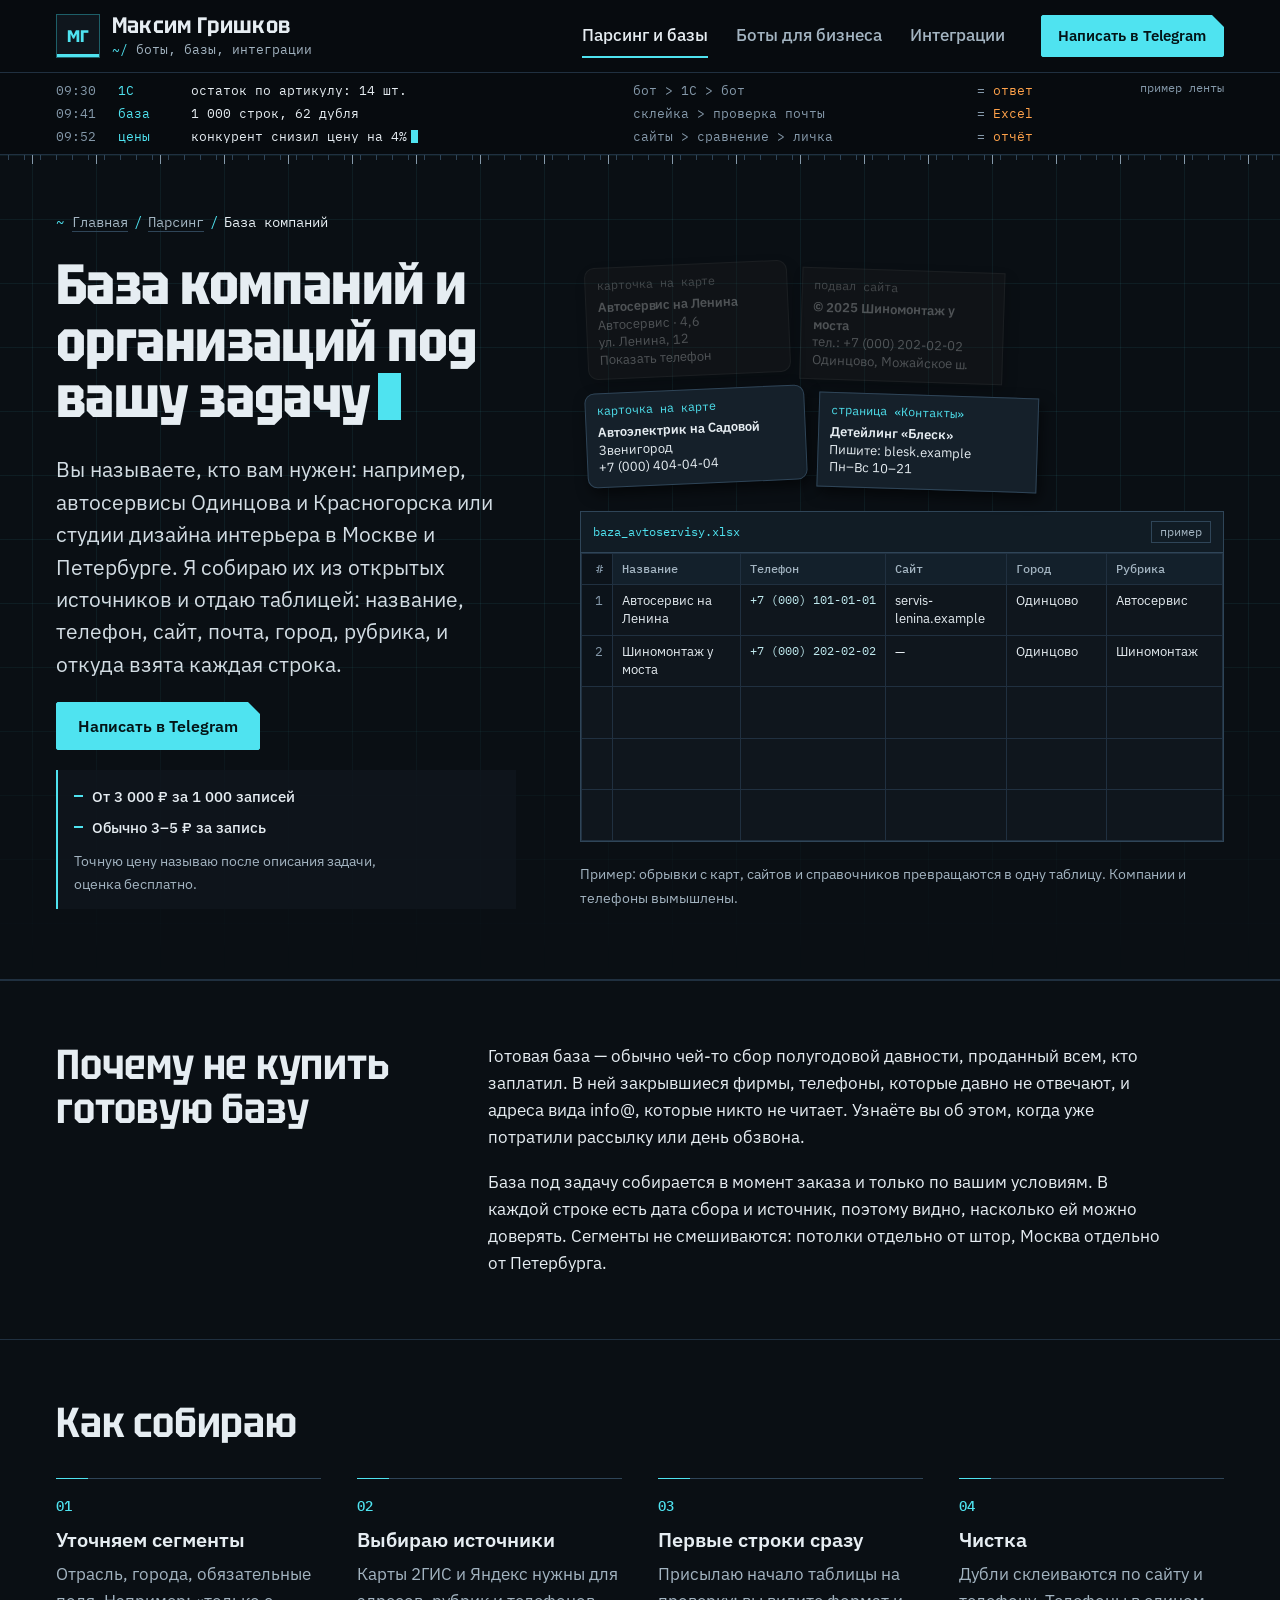
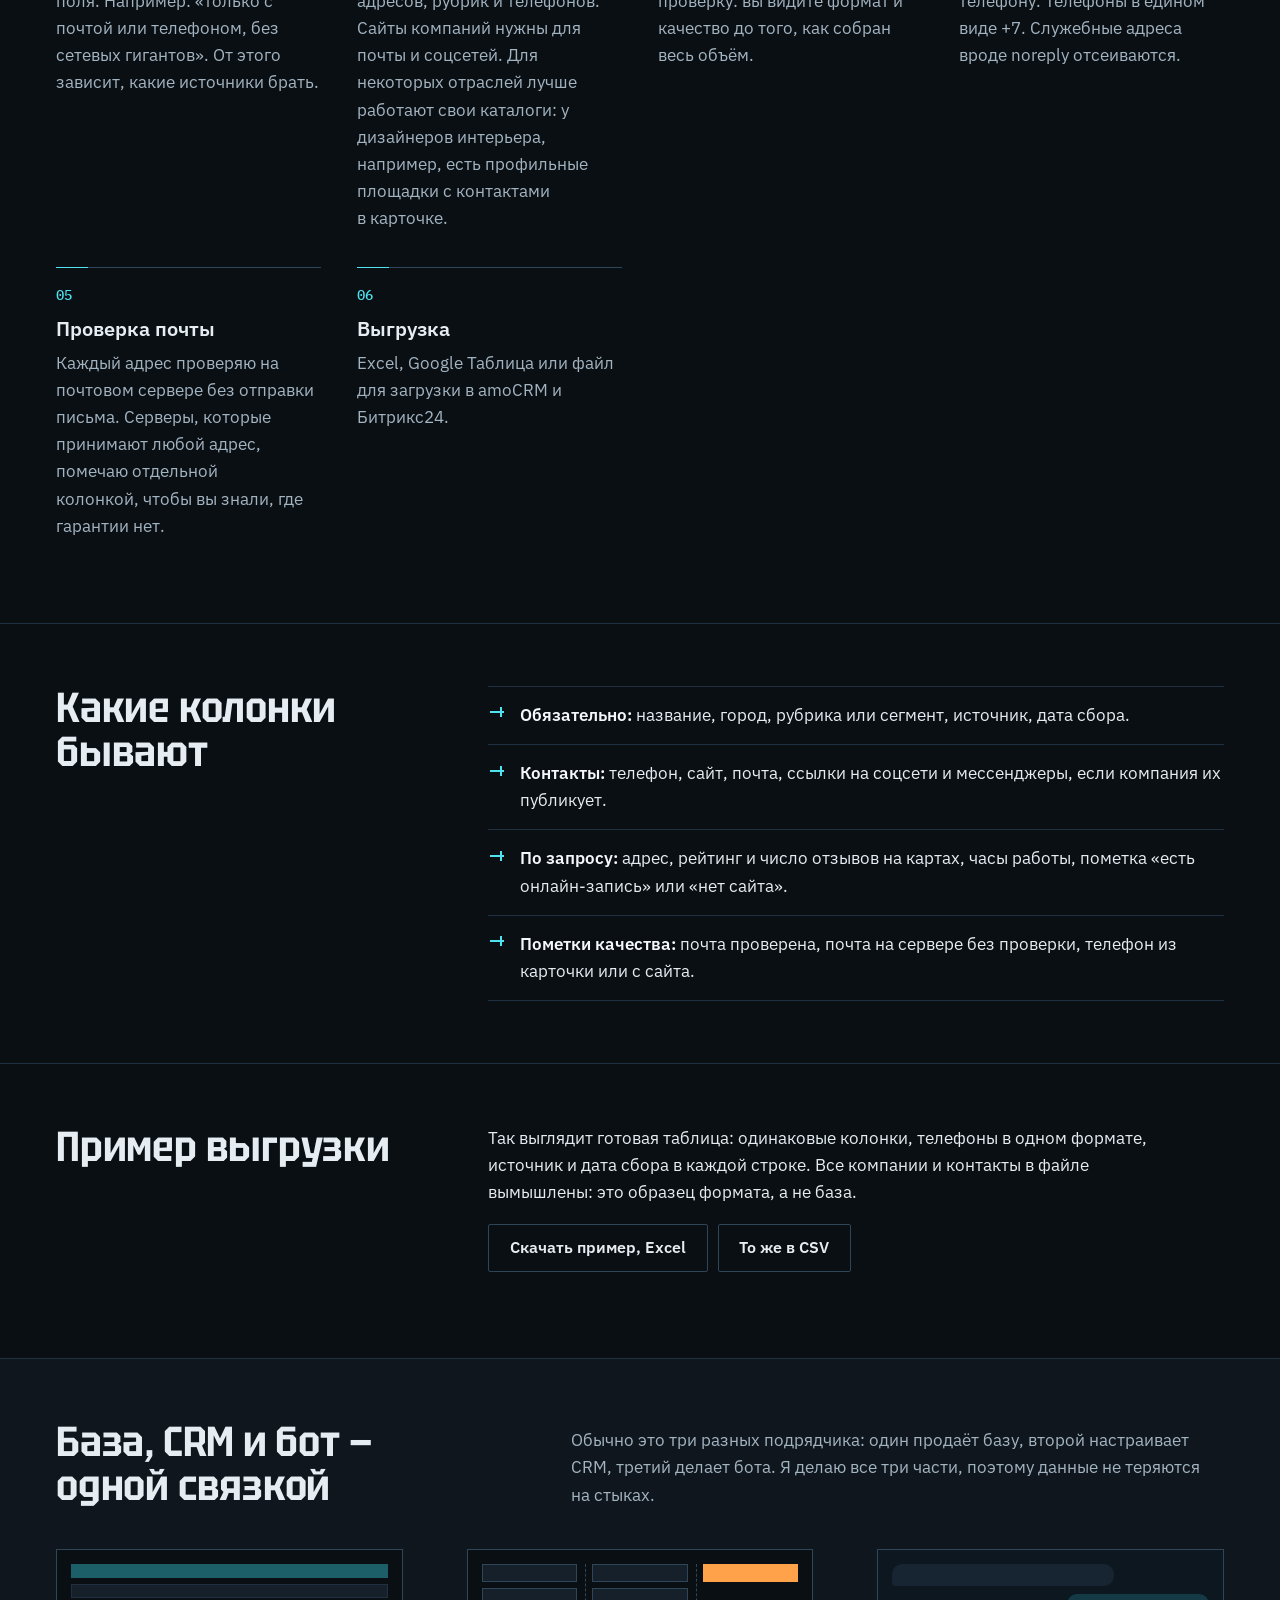
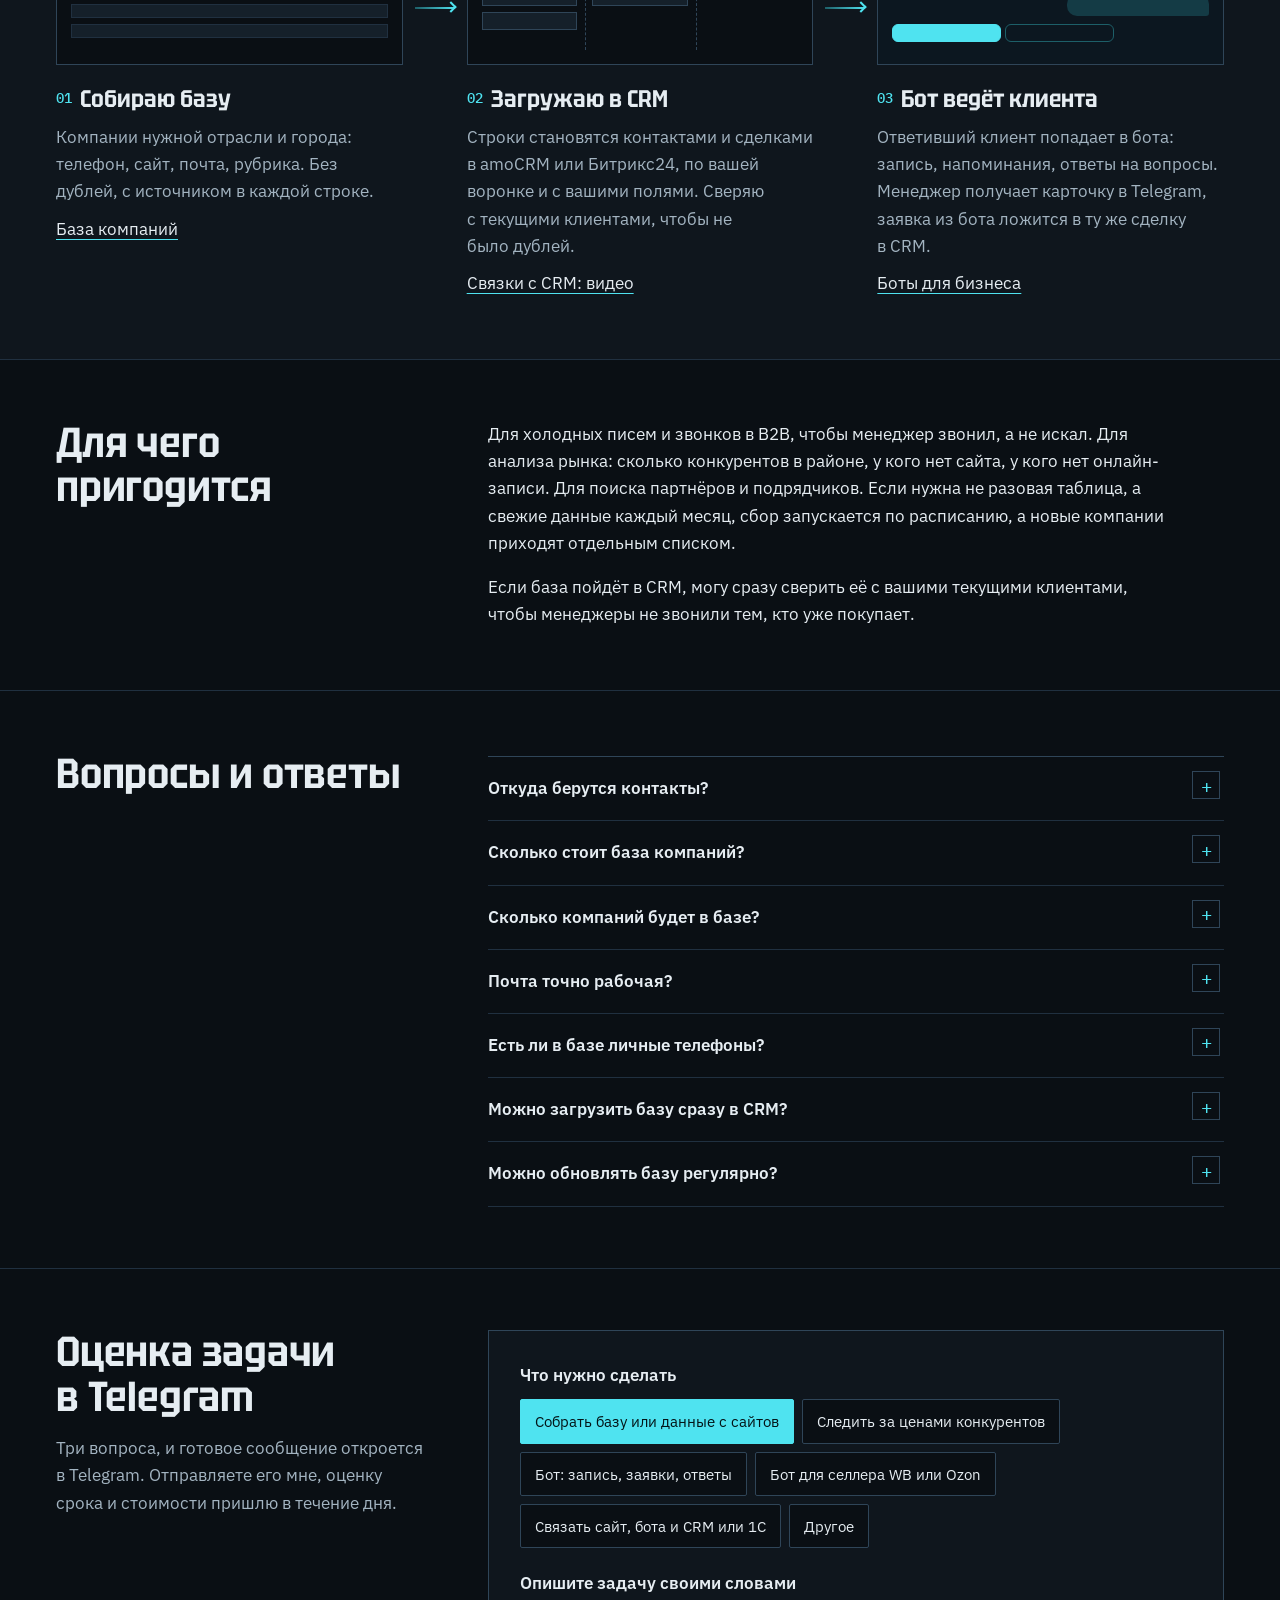
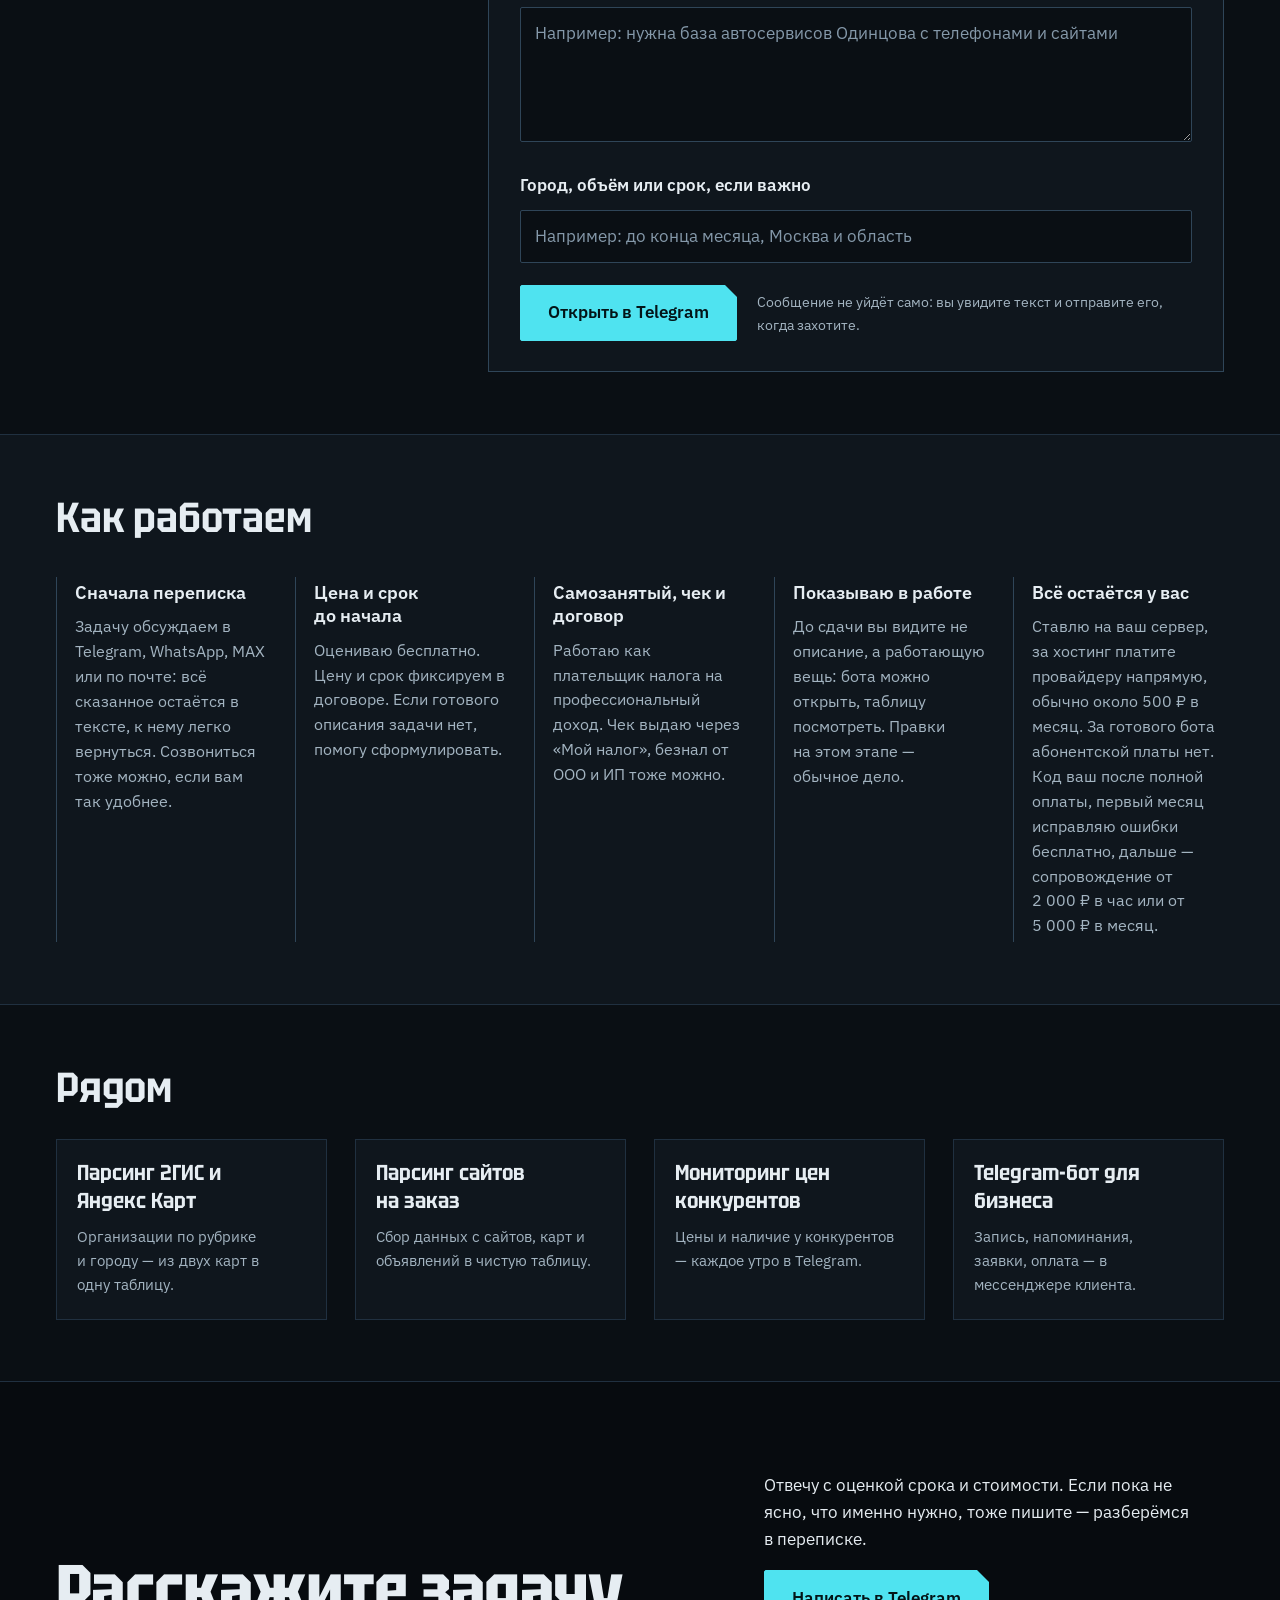
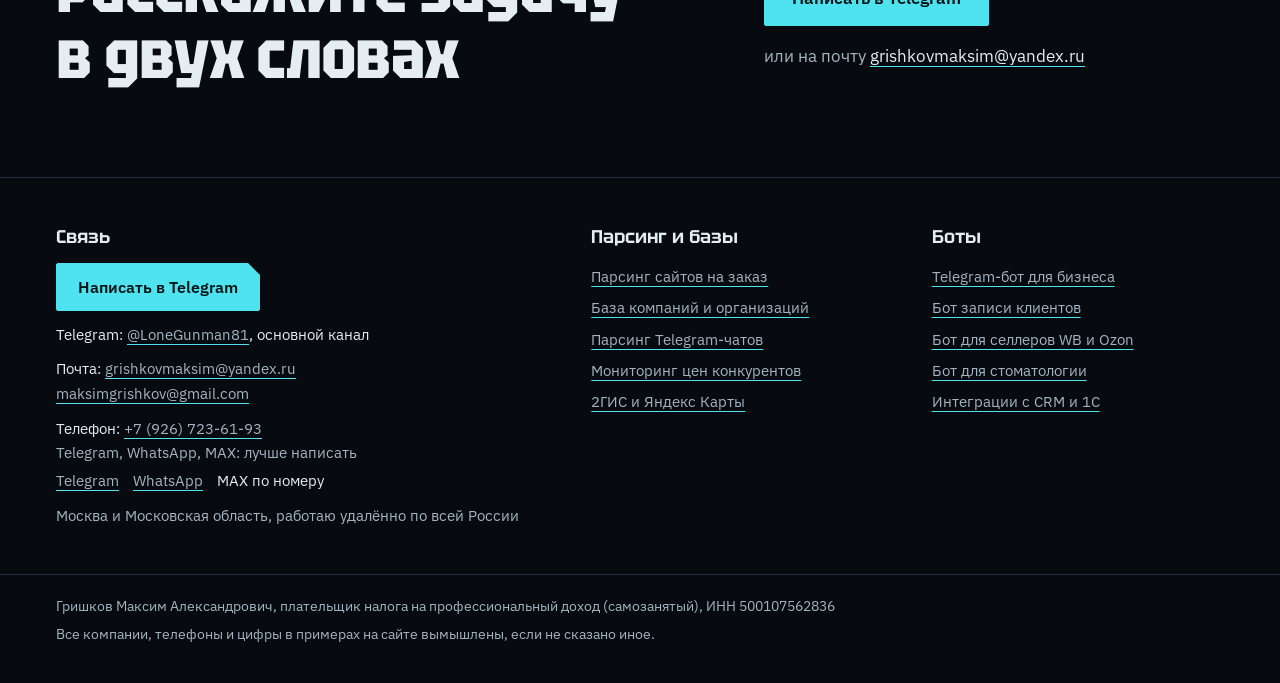
<file: parsing/baza-kompaniy/index.html>
<!doctype html>
<html lang="ru">
<head>
<meta charset="utf-8">
<meta name="viewport" content="width=device-width, initial-scale=1">
<title>База компаний и организаций под вашу задачу — сбор по отрасли и городу | Максим Гришков</title>
<meta name="description" content="Соберу базу компаний и организаций по отрасли и городу: телефон, сайт, почта, соцсети из открытых источников. Без дублей, с проверкой почты, выгрузка в Excel или CRM. Стоимость по задаче, оценка бесплатно.">
<meta name="robots" content="noindex,nofollow">
<link rel="canonical" href="https://grishkovpro.ru/parsing/baza-kompaniy/">
<meta property="og:type" content="website">
<meta property="og:locale" content="ru_RU">
<meta property="og:site_name" content="Максим Гришков">
<meta property="og:title" content="База компаний и организаций под вашу задачу — сбор по отрасли и городу | Максим Гришков">
<meta property="og:description" content="Соберу базу компаний и организаций по отрасли и городу: телефон, сайт, почта, соцсети из открытых источников. Без дублей, с проверкой почты, выгрузка в Excel или CRM. Стоимость по задаче, оценка бесплатно.">
<meta property="og:url" content="https://grishkovpro.ru/parsing/baza-kompaniy/">
<meta property="og:image" content="https://grishkovpro.ru/assets/og.png">
<meta name="theme-color" content="#0a0f14">
<link rel="icon" href="../../assets/favicon.svg" type="image/svg+xml">
<link rel="preload" href="../../assets/fonts/tektur-cyr.woff2" as="font" type="font/woff2" crossorigin>
<link rel="preload" href="../../assets/fonts/plexsans-cyr.woff2" as="font" type="font/woff2" crossorigin>
<link rel="stylesheet" href="../../assets/style.css">
<script type="application/ld+json">{"@context": "https://schema.org", "@type": "BreadcrumbList", "itemListElement": [{"@type": "ListItem", "position": 1, "name": "Главная", "item": "https://grishkovpro.ru/"}, {"@type": "ListItem", "position": 2, "name": "Парсинг", "item": "https://grishkovpro.ru/parsing/"}, {"@type": "ListItem", "position": 3, "name": "База компаний", "item": "https://grishkovpro.ru/parsing/baza-kompaniy/"}]}</script><script type="application/ld+json">{"@context": "https://schema.org", "@type": "Service", "name": "Сбор базы компаний и организаций", "serviceType": "Сбор базы компаний и организаций", "description": "Соберу базу компаний и организаций по отрасли и городу: телефон, сайт, почта, соцсети из открытых источников. Без дублей, с проверкой почты, выгрузка в Excel или CRM. Стоимость по задаче, оценка бесплатно.", "url": "https://grishkovpro.ru/parsing/baza-kompaniy/", "provider": {"@type": "Person", "@id": "https://grishkovpro.ru/#person", "name": "Гришков Максим Александрович", "jobTitle": "Разработчик Telegram-ботов и интеграций", "url": "https://grishkovpro.ru/", "email": "mailto:grishkovmaksim@yandex.ru", "telephone": "+79267236193", "taxID": "500107562836", "sameAs": ["https://t.me/LoneGunman81"], "address": {"@type": "PostalAddress", "addressLocality": "Москва", "addressCountry": "RU"}}, "areaServed": [{"@type": "City", "name": "Москва"}, {"@type": "AdministrativeArea", "name": "Московская область"}, {"@type": "Country", "name": "Россия"}], "offers": {"@type": "Offer", "priceCurrency": "RUB", "description": "От 3 000 ₽ за 1 000 записей; Обычно 3–5 ₽ за запись. Точную цену называю после описания задачи, оценка бесплатно."}}</script><script type="application/ld+json">{"@context": "https://schema.org", "@type": "FAQPage", "mainEntity": [{"@type": "Question", "name": "Откуда берутся контакты?", "acceptedAnswer": {"@type": "Answer", "text": "Только из открытых источников, где компании сами публикуют данные о себе: карты, справочники, сайты компаний, отраслевые каталоги. Источник указан в каждой строке."}}, {"@type": "Question", "name": "Сколько стоит база компаний?", "acceptedAnswer": {"@type": "Answer", "text": "От 3 000 ₽ за 1 000 записей, обычно 3–5 ₽ за запись: зависит от числа сегментов, городов и обязательных полей. Точную цену называю после описания задачи, оценка бесплатно."}}, {"@type": "Question", "name": "Сколько компаний будет в базе?", "acceptedAnswer": {"@type": "Answer", "text": "Столько, сколько их реально есть в источниках по вашим условиям. Обещать заранее «10 тысяч» было бы нечестно: по узкой отрасли в небольшом городе их может быть сто. Пробная выборка показывает порядок цифр."}}, {"@type": "Question", "name": "Почта точно рабочая?", "acceptedAnswer": {"@type": "Answer", "text": "Каждый адрес проверяю на почтовом сервере без отправки письма. Часть серверов отвечает «да» на любой адрес, такие строки помечены отдельно, чтобы вы знали, где проверка не дала гарантии."}}, {"@type": "Question", "name": "Есть ли в базе личные телефоны?", "acceptedAnswer": {"@type": "Answer", "text": "Нет. Собираю рабочие контакты, которые компания опубликовала сама: телефон из карточки, почту с сайта. Данные частных лиц не собираю."}}, {"@type": "Question", "name": "Можно загрузить базу сразу в CRM?", "acceptedAnswer": {"@type": "Answer", "text": "Да. Подготовлю файл под импорт amoCRM или Битрикс24 с вашими полями, либо загружу через интеграцию и разложу по воронке."}}, {"@type": "Question", "name": "Можно обновлять базу регулярно?", "acceptedAnswer": {"@type": "Answer", "text": "Да. Сбор работает по расписанию, новые и изменившиеся компании приходят отдельным списком или сразу в CRM."}}]}</script>
</head>
<body class="s-parsing">
<a class="skip" href="#main">К содержанию</a>
<header class="top">
  <div class="wrap top-in">
    <a class="mark" href="../../"><span class="mark-g" aria-hidden="true">МГ</span><span class="mark-t"><span class="mark-n">Максим Гришков</span><span class="mark-s">боты, базы, интеграции</span></span></a>
    <nav class="nav" aria-label="Разделы"><a href="../../parsing/" aria-current="page">Парсинг и базы</a><a href="../../boty/">Боты для бизнеса</a><a href="../../#integracii">Интеграции</a></nav>
    <a class="btn btn-tg top-cta" href="https://t.me/LoneGunman81" rel="noopener" target="_blank">Написать в Telegram</a>
  </div>
</header>
<div class="lg" aria-hidden="true"><div class="wrap lg-in"><ol class="lg-list" data-log><li class="lg-r"><span class="lg-t">09:12</span><span class="lg-s">чат</span><span class="lg-e">Одинцово, клининг квартиры</span><span class="lg-p">чат &gt; фильтр &gt; личка</span><span class="lg-v">заявка</span></li><li class="lg-r"><span class="lg-t">09:14</span><span class="lg-s">2ГИС</span><span class="lg-e">340 карточек автосервисов</span><span class="lg-p">карты &gt; склейка дублей</span><span class="lg-v">таблица</span></li><li class="lg-r is-drop"><span class="lg-t">09:21</span><span class="lg-s">чат</span><span class="lg-e">Красногорск, реклама курсов</span><span class="lg-p">чат &gt; фильтр</span><span class="lg-v">отсеяно</span></li><li class="lg-r"><span class="lg-t">09:26</span><span class="lg-s">сайт</span><span class="lg-e">форма «Обратный звонок»</span><span class="lg-p">Tilda &gt; бот &gt; Битрикс24</span><span class="lg-v">сделка</span></li><li class="lg-r"><span class="lg-t">09:30</span><span class="lg-s">1С</span><span class="lg-e">остаток по артикулу: 14 шт.</span><span class="lg-p">бот &gt; 1С &gt; бот</span><span class="lg-v">ответ</span></li><li class="lg-r"><span class="lg-t">09:41</span><span class="lg-s">база</span><span class="lg-e">1 000 строк, 62 дубля</span><span class="lg-p">склейка &gt; проверка почты</span><span class="lg-v">Excel</span></li><li class="lg-r"><span class="lg-t">09:52</span><span class="lg-s">цены</span><span class="lg-e">конкурент снизил цену на 4%</span><span class="lg-p">сайты &gt; сравнение &gt; личка</span><span class="lg-v">отчёт</span></li></ol><span class="lg-tag">пример ленты</span></div></div>
<main id="main">
<section class="hero hero-page"><div class="hero-bg" aria-hidden="true"></div>
  <div class="wrap">
    <nav class="crumbs" aria-label="Хлебные крошки"><ol><li><a href="../../">Главная</a></li><li><a href="../../parsing">Парсинг</a></li><li aria-current="page">База компаний</li></ol></nav>
    <div class="hero-grid">
      <div class="hero-text">
        <h1 class="h1">База компаний и организаций под вашу задачу<span class="caret" aria-hidden="true"></span></h1>
        <div class="lead"><p>Вы называете, кто вам нужен: например, автосервисы Одинцова и Красногорска или студии дизайна интерьера в Москве и Петербурге. Я собираю их из открытых источников и отдаю таблицей: название, телефон, сайт, почта, город, рубрика, и откуда взята каждая строка.</p></div>
        <p class="hero-cta"><a class="btn btn-tg" href="https://t.me/LoneGunman81" rel="noopener" target="_blank">Написать в Telegram</a>
        </p>
        <div class="hero-price"><ul class="hero-notes"><li>От 3 000 ₽ за 1 000 записей</li><li>Обычно 3–5 ₽ за запись</li></ul><p class="price-foot">Точную цену называю после описания задачи, оценка бесплатно.</p></div>
      </div>
      <div class="hero-ex"><figure class="ex ex-sort" data-sort>
  <div class="sort-in" aria-hidden="true"><div data-i="0" class="scrap scrap-map"><span class="scrap-src mono">карточка на карте</span><span>Автосервис на Ленина</span><span>Автосервис · 4,6</span><span>ул. Ленина, 12</span><span>Показать телефон</span></div><div data-i="1" class="scrap scrap-site"><span class="scrap-src mono">подвал сайта</span><span>© 2025 Шиномонтаж у моста</span><span>тел.: +7 (000) 202-02-02</span><span>Одинцово, Можайское ш.</span></div><div data-i="2" class="scrap scrap-list"><span class="scrap-src mono">справочник</span><span>Кузовной цех «Северный»</span><span>Кузовной ремонт, покраска</span><span>kuzov-sever.example</span></div><div data-i="3" class="scrap scrap-map"><span class="scrap-src mono">карточка на карте</span><span>Автоэлектрик на Садовой</span><span>Звенигород</span><span>+7 (000) 404-04-04</span></div><div data-i="4" class="scrap scrap-site"><span class="scrap-src mono">страница «Контакты»</span><span>Детейлинг «Блеск»</span><span>Пишите: blesk.example</span><span>Пн–Вс 10–21</span></div></div>
  <div class="sheet">
    <div class="sheet-bar"><span class="mono">baza_avtoservisy.xlsx</span><span class="sheet-tag">пример</span></div>
    <div class="sheet-scroll" tabindex="0" role="region" aria-label="Пример таблицы: baza_avtoservisy.xlsx">
      <table><thead><tr><th scope="col" class="n">#</th><th scope="col">Название</th><th scope="col">Телефон</th><th scope="col">Сайт</th><th scope="col">Город</th><th scope="col">Рубрика</th></tr></thead>
      <tbody><tr data-i="0"><td class="n">1</td><td>Автосервис на Ленина</td><td>+7 (000) 101-01-01</td><td>servis-lenina.example</td><td>Одинцово</td><td>Автосервис</td></tr><tr data-i="1"><td class="n">2</td><td>Шиномонтаж у моста</td><td>+7 (000) 202-02-02</td><td>—</td><td>Одинцово</td><td>Шиномонтаж</td></tr><tr data-i="2"><td class="n">3</td><td>Кузовной цех «Северный»</td><td>+7 (000) 303-03-03</td><td>kuzov-sever.example</td><td>Красногорск</td><td>Кузовной ремонт</td></tr><tr data-i="3"><td class="n">4</td><td>Автоэлектрик на Садовой</td><td>+7 (000) 404-04-04</td><td>elektrik-sad.example</td><td>Звенигород</td><td>Автоэлектрика</td></tr><tr data-i="4"><td class="n">5</td><td>Детейлинг «Блеск»</td><td>+7 (000) 505-05-05</td><td>blesk.example</td><td>Одинцово</td><td>Детейлинг</td></tr></tbody></table>
    </div>
  </div>
  <figcaption>Пример: обрывки с карт, сайтов и справочников превращаются в одну таблицу. Компании и телефоны вымышлены.</figcaption>
</figure></div>
    </div>
  </div>
</section><section class="sec sec-split"><div class="wrap split"><h2 class="h2">Почему не купить готовую базу</h2><div class="prose"><p>Готовая база — обычно чей-то сбор полугодовой давности, проданный всем, кто заплатил. В ней закрывшиеся фирмы, телефоны, которые давно не отвечают, и адреса вида info@, которые никто не читает. Узнаёте вы об этом, когда уже потратили рассылку или день обзвона.</p>
<p>База под задачу собирается в момент заказа и только по вашим условиям. В каждой строке есть дата сбора и источник, поэтому видно, насколько ей можно доверять. Сегменты не смешиваются: потолки отдельно от штор, Москва отдельно от Петербурга.</p></div></div></section><section class="sec"><div class="wrap"><h2 class="h2">Как собираю</h2><ol class="steps"><li><h3>Уточняем сегменты</h3><p>Отрасль, города, обязательные поля. Например: «только с почтой или телефоном, без сетевых гигантов». От этого зависит, какие источники брать.</p></li><li><h3>Выбираю источники</h3><p>Карты 2ГИС и Яндекс нужны для адресов, рубрик и телефонов. Сайты компаний нужны для почты и соцсетей. Для некоторых отраслей лучше работают свои каталоги: у дизайнеров интерьера, например, есть профильные площадки с контактами в карточке.</p></li><li><h3>Первые строки сразу</h3><p>Присылаю начало таблицы на проверку: вы видите формат и качество до того, как собран весь объём.</p></li><li><h3>Чистка</h3><p>Дубли склеиваются по сайту и телефону. Телефоны в едином виде +7. Служебные адреса вроде noreply отсеиваются.</p></li><li><h3>Проверка почты</h3><p>Каждый адрес проверяю на почтовом сервере без отправки письма. Серверы, которые принимают любой адрес, помечаю отдельной колонкой, чтобы вы знали, где гарантии нет.</p></li><li><h3>Выгрузка</h3><p>Excel, Google Таблица или файл для загрузки в amoCRM и Битрикс24.</p></li></ol></div></section><section class="sec sec-split"><div class="wrap split"><h2 class="h2">Какие колонки бывают</h2><ul class="gets"><li><strong>Обязательно:</strong> название, город, рубрика или сегмент, источник, дата сбора.</li><li><strong>Контакты:</strong> телефон, сайт, почта, ссылки на соцсети и мессенджеры, если компания их публикует.</li><li><strong>По запросу:</strong> адрес, рейтинг и число отзывов на картах, часы работы, пометка «есть онлайн-запись» или «нет сайта».</li><li><strong>Пометки качества:</strong> почта проверена, почта на сервере без проверки, телефон из карточки или с сайта.</li></ul></div></section><section class="sec sec-split sample"><div class="wrap split"><h2 class="h2">Пример выгрузки</h2>
  <div class="prose"><p>Так выглядит готовая таблица: одинаковые колонки, телефоны в одном формате, источник и дата сбора в каждой строке. Все компании и контакты в файле вымышлены: это образец формата, а не база.</p><ul class="sample-links"><li><a class="btn btn-line" href="../../files/primer_baza_kompaniy.xlsx" download>Скачать пример, Excel</a></li><li><a class="btn btn-line" href="../../files/primer_baza_kompaniy.csv" download>То же в CSV</a></li></ul></div></div></section><section class="sec chain" aria-labelledby="chain-h">
  <div class="wrap">
    <div class="chain-top"><h2 id="chain-h" class="h2">База, CRM и бот — одной связкой</h2><p class="lead-s">Обычно это три разных подрядчика: один продаёт базу, второй настраивает CRM, третий делает бота. Я делаю все три части, поэтому данные не теряются на стыках.</p></div>
    <ol class="ch-list"><li class="ch-step ch-base">
      <div class="ch-pic" aria-hidden="true"><span class="cp-row cp-h"></span><span class="cp-row"></span><span class="cp-row"></span><span class="cp-row"></span></div>
      <h3>Собираю базу</h3><p>Компании нужной отрасли и города: телефон, сайт, почта, рубрика. Без дублей, с источником в каждой строке.</p>
      <a href="../../parsing/baza-kompaniy/">База компаний</a>
    </li><li class="ch-step ch-crm">
      <div class="ch-pic" aria-hidden="true"><span class="cp-col"><i></i><i></i><i></i></span><span class="cp-col"><i></i><i></i></span><span class="cp-col"><i class="cp-won"></i></span></div>
      <h3>Загружаю в CRM</h3><p>Строки становятся контактами и сделками в amoCRM или Битрикс24, по вашей воронке и с вашими полями. Сверяю с текущими клиентами, чтобы не было дублей.</p>
      <a href="https://grishkovpro.ru/crm/">Связки с CRM: видео</a>
    </li><li class="ch-step ch-bot">
      <div class="ch-pic" aria-hidden="true"><span class="cp-msg"></span><span class="cp-msg cp-out"></span><span class="cp-btns"><i></i><i></i></span></div>
      <h3>Бот ведёт клиента</h3><p>Ответивший клиент попадает в бота: запись, напоминания, ответы на вопросы. Менеджер получает карточку в Telegram, заявка из бота ложится в ту же сделку в CRM.</p>
      <a href="../../boty/">Боты для бизнеса</a>
    </li></ol>
  </div>
</section><section class="sec sec-split"><div class="wrap split"><h2 class="h2">Для чего пригодится</h2><div class="prose"><p>Для холодных писем и звонков в B2B, чтобы менеджер звонил, а не искал. Для анализа рынка: сколько конкурентов в районе, у кого нет сайта, у кого нет онлайн-записи. Для поиска партнёров и подрядчиков. Если нужна не разовая таблица, а свежие данные каждый месяц, сбор запускается по расписанию, а новые компании приходят отдельным списком.</p>
<p>Если база пойдёт в CRM, могу сразу сверить её с вашими текущими клиентами, чтобы менеджеры не звонили тем, кто уже покупает.</p></div></div></section><section class="sec faq" aria-labelledby="faq-h"><div class="wrap split"><h2 id="faq-h" class="h2">Вопросы и ответы</h2><div class="faq-list"><details><summary>Откуда берутся контакты?</summary><div class="faq-a"><p>Только из открытых источников, где компании сами публикуют данные о себе: карты, справочники, сайты компаний, отраслевые каталоги. Источник указан в каждой строке.</p></div></details><details><summary>Сколько стоит база компаний?</summary><div class="faq-a"><p>От 3 000 ₽ за 1 000 записей, обычно 3–5 ₽ за запись: зависит от числа сегментов, городов и обязательных полей. Точную цену называю после описания задачи, оценка бесплатно.</p></div></details><details><summary>Сколько компаний будет в базе?</summary><div class="faq-a"><p>Столько, сколько их реально есть в источниках по вашим условиям. Обещать заранее «10 тысяч» было бы нечестно: по узкой отрасли в небольшом городе их может быть сто. Пробная выборка показывает порядок цифр.</p></div></details><details><summary>Почта точно рабочая?</summary><div class="faq-a"><p>Каждый адрес проверяю на почтовом сервере без отправки письма. Часть серверов отвечает «да» на любой адрес, такие строки помечены отдельно, чтобы вы знали, где проверка не дала гарантии.</p></div></details><details><summary>Есть ли в базе личные телефоны?</summary><div class="faq-a"><p>Нет. Собираю рабочие контакты, которые компания опубликовала сама: телефон из карточки, почту с сайта. Данные частных лиц не собираю.</p></div></details><details><summary>Можно загрузить базу сразу в CRM?</summary><div class="faq-a"><p>Да. Подготовлю файл под импорт amoCRM или Битрикс24 с вашими полями, либо загружу через интеграцию и разложу по воронке.</p></div></details><details><summary>Можно обновлять базу регулярно?</summary><div class="faq-a"><p>Да. Сбор работает по расписанию, новые и изменившиеся компании приходят отдельным списком или сразу в CRM.</p></div></details></div></div></section><section class="sec quiz" id="ocenka" aria-labelledby="qz-h">
  <div class="wrap split">
    <div><h2 id="qz-h" class="h2">Оценка задачи в Telegram</h2>
      <p class="lead-s">Три вопроса, и готовое сообщение откроется в Telegram. Отправляете его мне, оценку срока и стоимости пришлю в течение дня.</p></div>
    <form class="qz" action="https://t.me/LoneGunman81" method="get" target="_blank" data-quiz>
      <fieldset><legend>Что нужно сделать</legend><div class="qz-opts"><label class="qz-opt"><input type="radio" name="topic" value="Собрать базу или данные с сайтов" checked><span>Собрать базу или данные с сайтов</span></label><label class="qz-opt"><input type="radio" name="topic" value="Следить за ценами конкурентов"><span>Следить за ценами конкурентов</span></label><label class="qz-opt"><input type="radio" name="topic" value="Бот: запись, заявки, ответы"><span>Бот: запись, заявки, ответы</span></label><label class="qz-opt"><input type="radio" name="topic" value="Бот для селлера WB или Ozon"><span>Бот для селлера WB или Ozon</span></label><label class="qz-opt"><input type="radio" name="topic" value="Связать сайт, бота и CRM или 1С"><span>Связать сайт, бота и CRM или 1С</span></label><label class="qz-opt"><input type="radio" name="topic" value="Другое"><span>Другое</span></label></div></fieldset>
      <label class="qz-f"><span>Опишите задачу своими словами</span>
        <textarea name="text" rows="4" required placeholder="Например: нужна база автосервисов Одинцова с телефонами и сайтами"></textarea></label>
      <label class="qz-f"><span>Город, объём или срок, если важно</span>
        <input type="text" name="extra" placeholder="Например: до конца месяца, Москва и область"></label>
      <div class="qz-go"><button class="btn btn-tg btn-big" type="submit">Открыть в Telegram</button>
        <span class="muted">Сообщение не уйдёт само: вы увидите текст и отправите его, когда захотите.</span></div>
    </form>
  </div>
</section><section class="sec how" aria-labelledby="how-h">
  <div class="wrap">
    <h2 id="how-h" class="h2">Как работаем</h2>
    <ul class="how-list"><li><h3>Сначала переписка</h3><p>Задачу обсуждаем в Telegram, WhatsApp, MAX или по почте: всё сказанное остаётся в тексте, к нему легко вернуться. Созвониться тоже можно, если вам так удобнее.</p></li><li><h3>Цена и срок до начала</h3><p>Оцениваю бесплатно. Цену и срок фиксируем в договоре. Если готового описания задачи нет, помогу сформулировать.</p></li><li><h3>Самозанятый, чек и договор</h3><p>Работаю как плательщик налога на профессиональный доход. Чек выдаю через «Мой налог», безнал от ООО и ИП тоже можно.</p></li><li><h3>Показываю в работе</h3><p>До сдачи вы видите не описание, а работающую вещь: бота можно открыть, таблицу посмотреть. Правки на этом этапе — обычное дело.</p></li><li><h3>Всё остаётся у вас</h3><p>Ставлю на ваш сервер, за хостинг платите провайдеру напрямую, обычно около 500 ₽ в месяц. За готового бота абонентской платы нет. Код ваш после полной оплаты, первый месяц исправляю ошибки бесплатно, дальше — сопровождение от 2 000 ₽ в час или от 5 000 ₽ в месяц.</p></li></ul>
  </div>
</section><section class="sec rel" aria-labelledby="rel-h"><div class="wrap"><h2 id="rel-h" class="h2">Рядом</h2><ul class="rel-list"><li><a href="../../parsing/karty"><span class="rel-t">Парсинг 2ГИС и Яндекс Карт</span><span class="rel-d">Организации по рубрике и городу — из двух карт в одну таблицу.</span></a></li><li><a href="../../parsing"><span class="rel-t">Парсинг сайтов на заказ</span><span class="rel-d">Сбор данных с сайтов, карт и объявлений в чистую таблицу.</span></a></li><li><a href="../../parsing/monitoring-cen"><span class="rel-t">Мониторинг цен конкурентов</span><span class="rel-d">Цены и наличие у конкурентов — каждое утро в Telegram.</span></a></li><li><a href="../../boty"><span class="rel-t">Telegram-бот для бизнеса</span><span class="rel-d">Запись, напоминания, заявки, оплата — в мессенджере клиента.</span></a></li></ul></div></section><section class="cta" aria-labelledby="cta-h">
  <div class="wrap cta-in">
    <h2 id="cta-h" class="cta-h">Расскажите задачу в двух словах</h2>
    <div class="cta-side"><p>Отвечу с оценкой срока и стоимости. Если пока не ясно, что именно нужно, тоже пишите — разберёмся в переписке.</p>
      <p><a class="btn btn-tg btn-big" href="https://t.me/LoneGunman81" rel="noopener" target="_blank">Написать в Telegram</a></p>
      <p class="muted">или на почту <a href="mailto:grishkovmaksim@yandex.ru">grishkovmaksim@yandex.ru</a></p></div>
  </div>
</section>
</main>
<footer class="foot">
  <div class="wrap foot-grid">
    <div class="foot-contact">
      <p class="f-h">Связь</p>
      <p><a class="btn btn-tg" href="https://t.me/LoneGunman81" rel="noopener" target="_blank">Написать в Telegram</a></p>
      <p>Telegram: <a href="https://t.me/LoneGunman81" rel="noopener" target="_blank">@LoneGunman81</a>, основной канал</p>
      <p>Почта: <a href="mailto:grishkovmaksim@yandex.ru">grishkovmaksim@yandex.ru</a><br><a href="mailto:maksimgrishkov@gmail.com">maksimgrishkov@gmail.com</a></p>
      <p>Телефон: <a href="tel:+79267236193">+7 (926) 723-61-93</a><br><span class="muted">Telegram, WhatsApp, MAX: лучше написать</span><br>
        <span class="msgr"><a href="https://t.me/LoneGunman81" rel="noopener" target="_blank">Telegram</a>
        <a href="https://wa.me/79267236193" rel="noopener" target="_blank">WhatsApp</a>
        <span>MAX по номеру</span></span></p>
      <p class="muted">Москва и Московская область, работаю удалённо по всей России</p>
    </div>
    <div><p class="f-h">Парсинг и базы</p><ul><li><a href="../../parsing/">Парсинг сайтов на заказ</a></li><li><a href="../../parsing/baza-kompaniy/">База компаний и организаций</a></li><li><a href="../../parsing/telegram/">Парсинг Telegram-чатов</a></li><li><a href="../../parsing/monitoring-cen/">Мониторинг цен конкурентов</a></li><li><a href="../../parsing/karty/">2ГИС и Яндекс Карты</a></li></ul></div><div><p class="f-h">Боты</p><ul><li><a href="../../boty/">Telegram-бот для бизнеса</a></li><li><a href="../../boty/zapis-klientov/">Бот записи клиентов</a></li><li><a href="../../boty/marketplace/">Бот для селлеров WB и Ozon</a></li><li><a href="../../boty/stomatologiya/">Бот для стоматологии</a></li><li><a href="../../#integracii">Интеграции с CRM и 1С</a></li></ul></div>
  </div>
  <div class="wrap foot-legal">
    <p>Гришков Максим Александрович, плательщик налога на профессиональный доход (самозанятый), ИНН 500107562836</p>
    <p class="muted">Все компании, телефоны и цифры в примерах на сайте вымышлены, если не сказано иное.</p>
  </div>
</footer>
<script src="../../assets/site.js" defer></script>
</body>
</html>
</file>
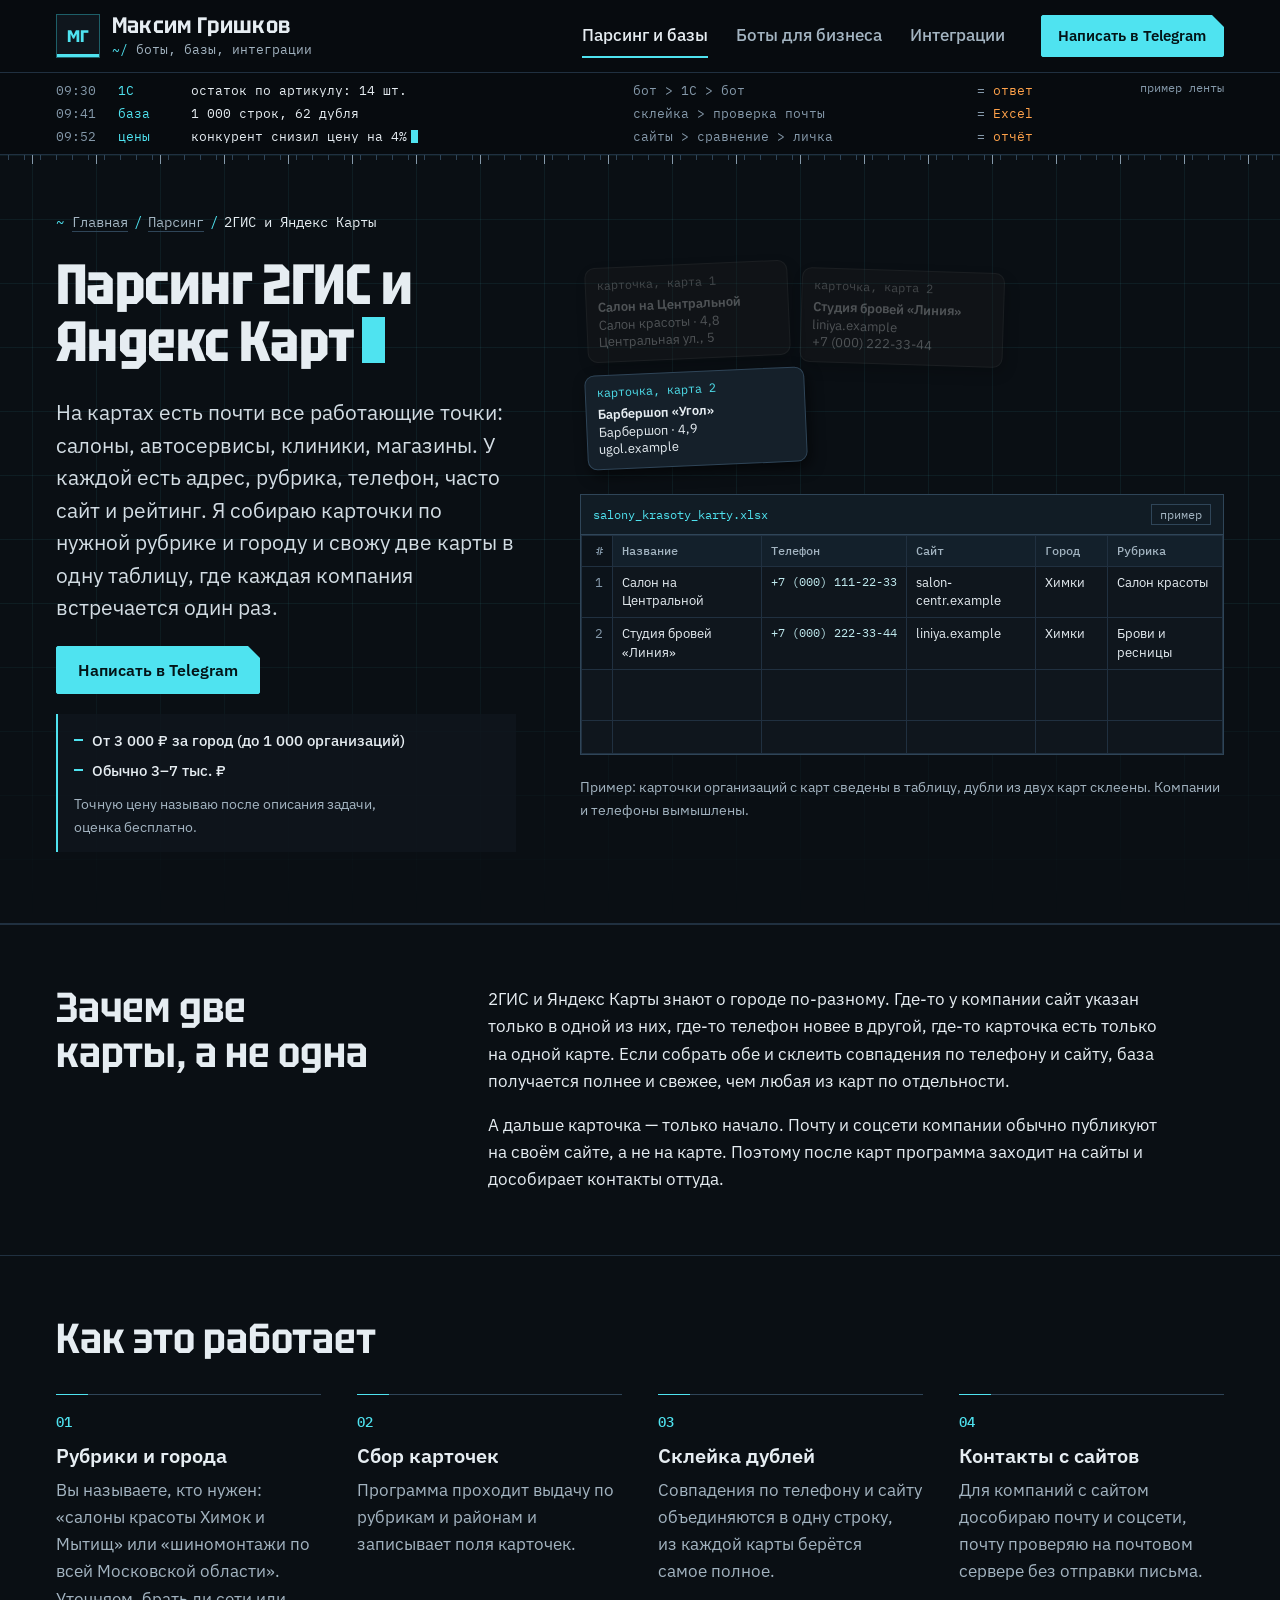
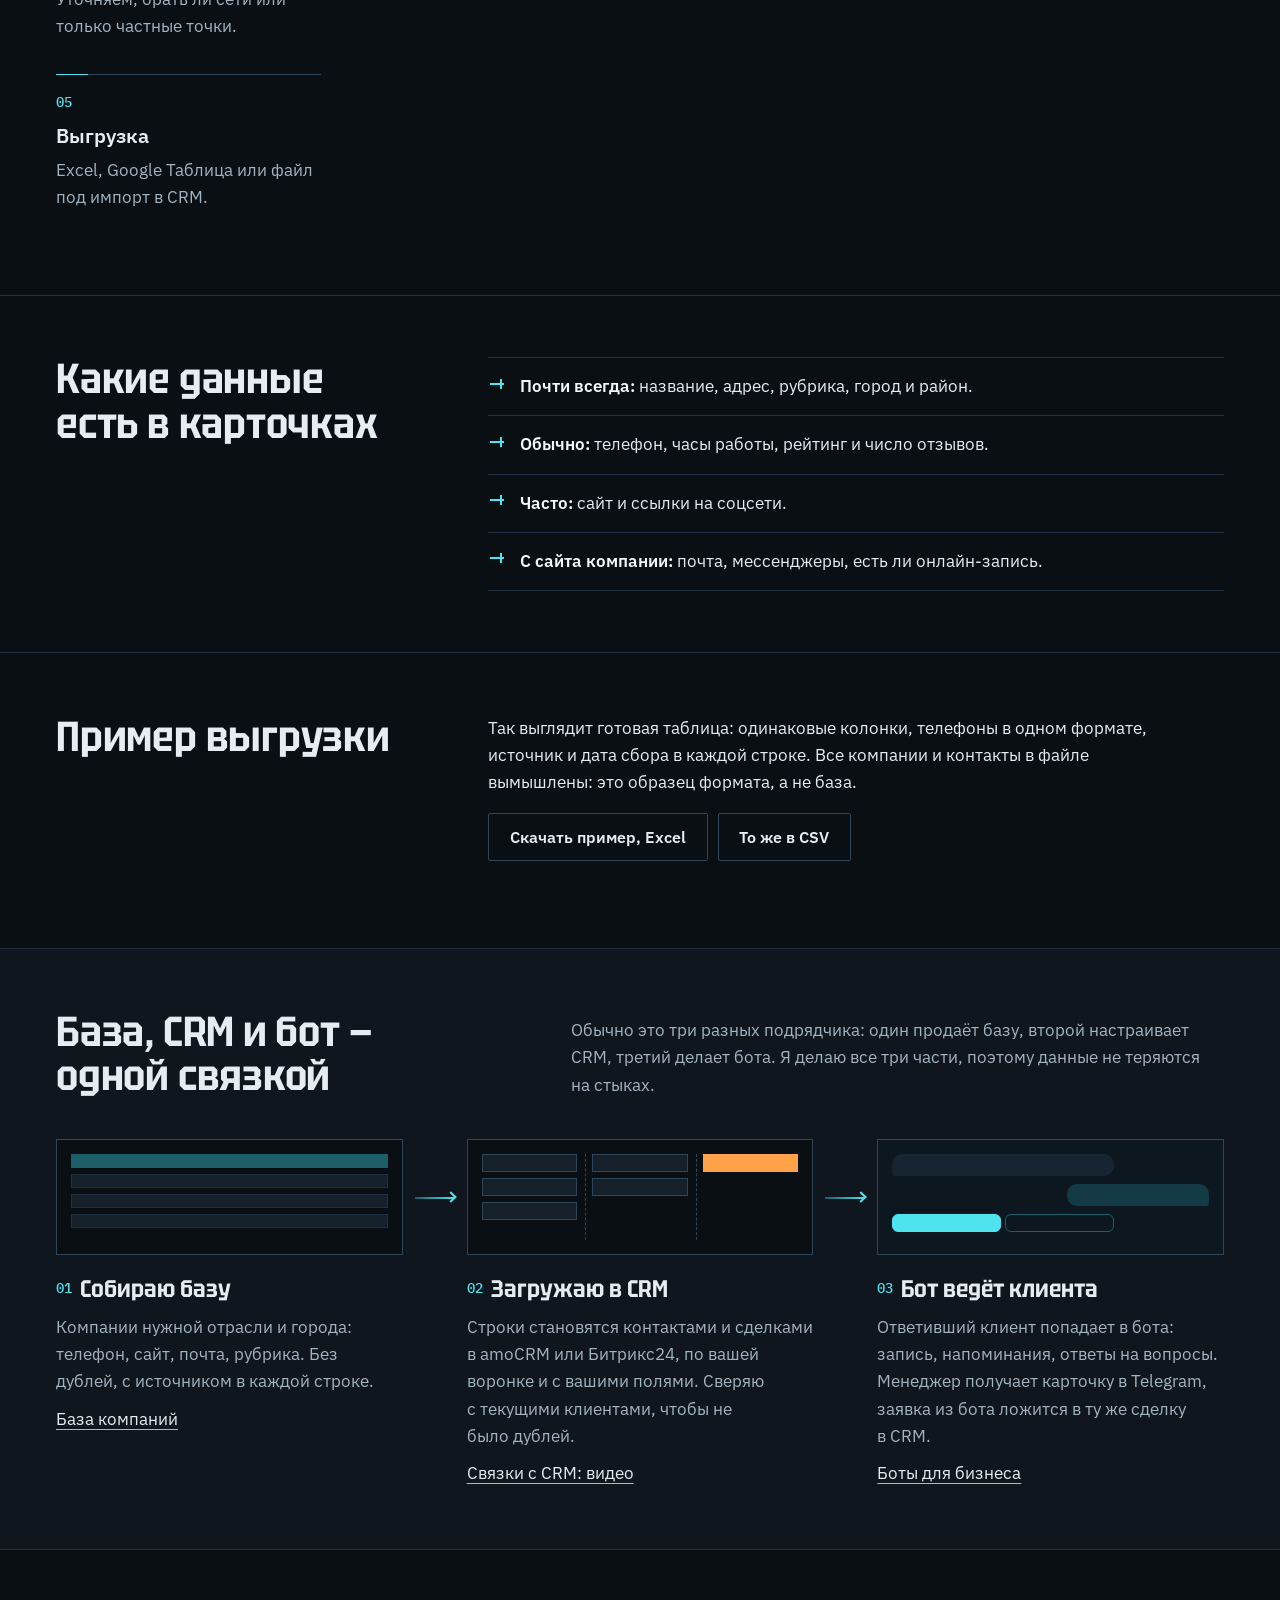
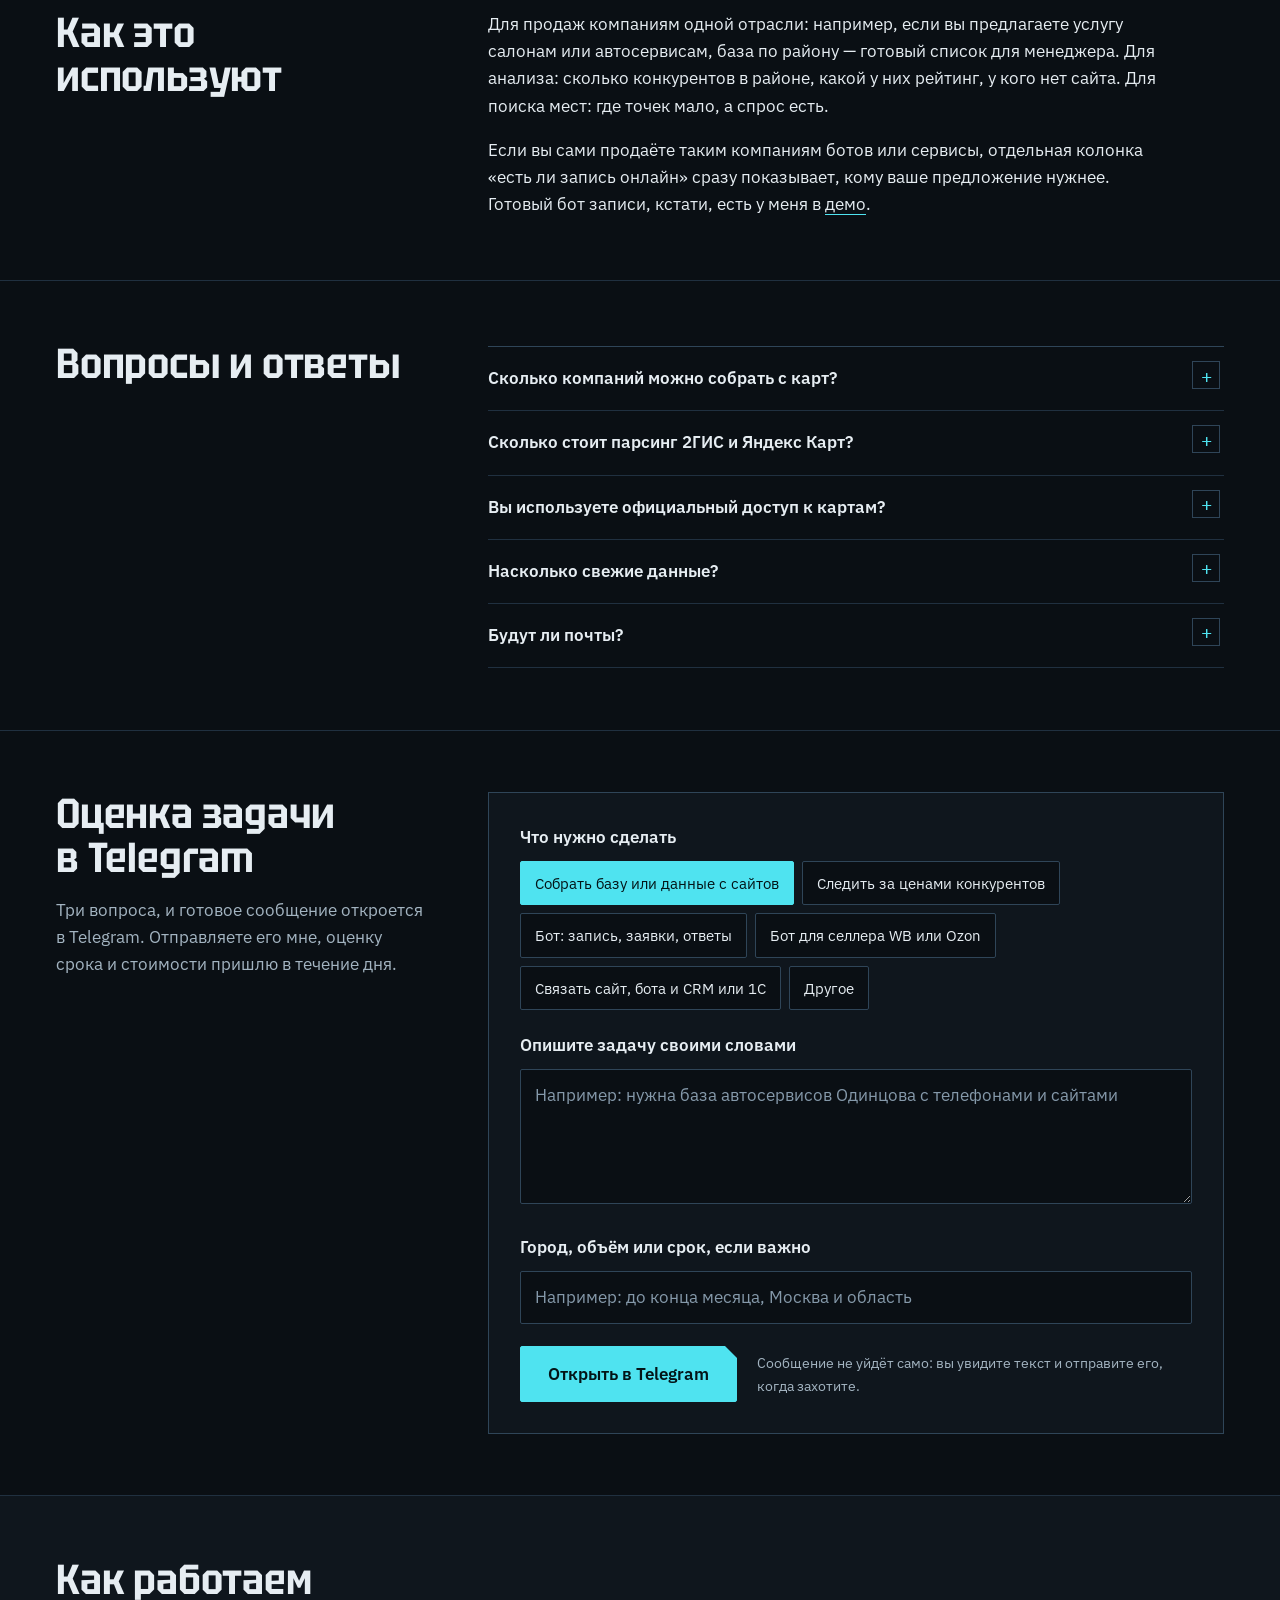
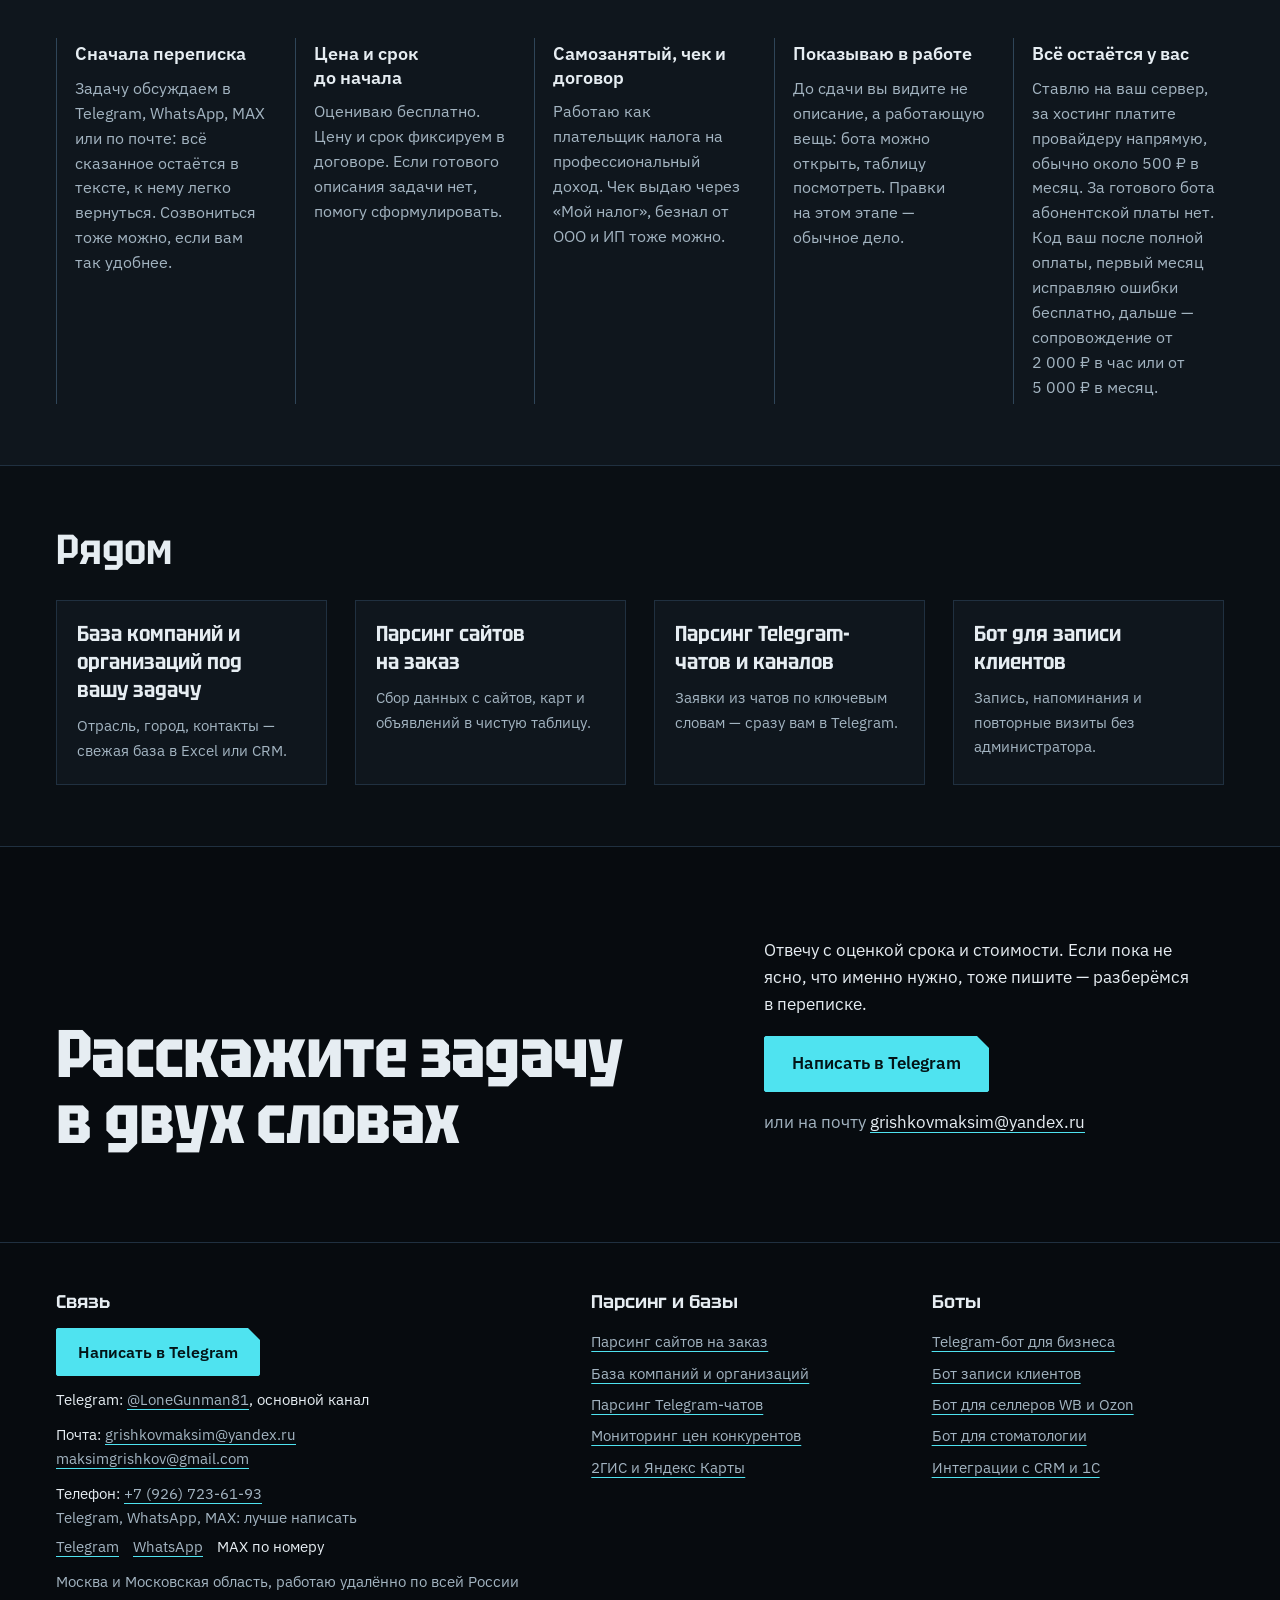
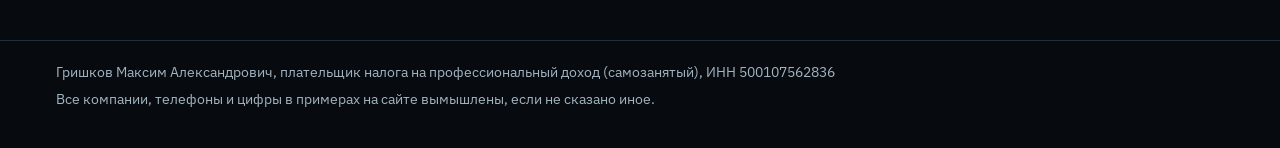
<file: parsing/karty/index.html>
<!doctype html>
<html lang="ru">
<head>
<meta charset="utf-8">
<meta name="viewport" content="width=device-width, initial-scale=1">
<title>Парсинг 2ГИС и Яндекс Карт — организации по рубрике и городу в Excel | Максим Гришков</title>
<meta name="description" content="Парсинг 2ГИС и Яндекс Карт под задачу: организации по рубрике и городу с адресом, телефоном, сайтом, рейтингом. Дубли между картами склеены, почта с сайтов проверена. Выгрузка в Excel или CRM.">
<meta name="robots" content="noindex,nofollow">
<link rel="canonical" href="https://grishkovpro.ru/parsing/karty/">
<meta property="og:type" content="website">
<meta property="og:locale" content="ru_RU">
<meta property="og:site_name" content="Максим Гришков">
<meta property="og:title" content="Парсинг 2ГИС и Яндекс Карт — организации по рубрике и городу в Excel | Максим Гришков">
<meta property="og:description" content="Парсинг 2ГИС и Яндекс Карт под задачу: организации по рубрике и городу с адресом, телефоном, сайтом, рейтингом. Дубли между картами склеены, почта с сайтов проверена. Выгрузка в Excel или CRM.">
<meta property="og:url" content="https://grishkovpro.ru/parsing/karty/">
<meta property="og:image" content="https://grishkovpro.ru/assets/og.png">
<meta name="theme-color" content="#0a0f14">
<link rel="icon" href="../../assets/favicon.svg" type="image/svg+xml">
<link rel="preload" href="../../assets/fonts/tektur-cyr.woff2" as="font" type="font/woff2" crossorigin>
<link rel="preload" href="../../assets/fonts/plexsans-cyr.woff2" as="font" type="font/woff2" crossorigin>
<link rel="stylesheet" href="../../assets/style.css">
<script type="application/ld+json">{"@context": "https://schema.org", "@type": "BreadcrumbList", "itemListElement": [{"@type": "ListItem", "position": 1, "name": "Главная", "item": "https://grishkovpro.ru/"}, {"@type": "ListItem", "position": 2, "name": "Парсинг", "item": "https://grishkovpro.ru/parsing/"}, {"@type": "ListItem", "position": 3, "name": "2ГИС и Яндекс Карты", "item": "https://grishkovpro.ru/parsing/karty/"}]}</script><script type="application/ld+json">{"@context": "https://schema.org", "@type": "Service", "name": "Парсинг 2ГИС и Яндекс Карт", "serviceType": "Парсинг 2ГИС и Яндекс Карт", "description": "Парсинг 2ГИС и Яндекс Карт под задачу: организации по рубрике и городу с адресом, телефоном, сайтом, рейтингом. Дубли между картами склеены, почта с сайтов проверена. Выгрузка в Excel или CRM.", "url": "https://grishkovpro.ru/parsing/karty/", "provider": {"@type": "Person", "@id": "https://grishkovpro.ru/#person", "name": "Гришков Максим Александрович", "jobTitle": "Разработчик Telegram-ботов и интеграций", "url": "https://grishkovpro.ru/", "email": "mailto:grishkovmaksim@yandex.ru", "telephone": "+79267236193", "taxID": "500107562836", "sameAs": ["https://t.me/LoneGunman81"], "address": {"@type": "PostalAddress", "addressLocality": "Москва", "addressCountry": "RU"}}, "areaServed": [{"@type": "City", "name": "Москва"}, {"@type": "AdministrativeArea", "name": "Московская область"}, {"@type": "Country", "name": "Россия"}], "offers": {"@type": "Offer", "priceCurrency": "RUB", "description": "От 3 000 ₽ за город (до 1 000 организаций); Обычно 3–7 тыс. ₽. Точную цену называю после описания задачи, оценка бесплатно."}}</script><script type="application/ld+json">{"@context": "https://schema.org", "@type": "FAQPage", "mainEntity": [{"@type": "Question", "name": "Сколько компаний можно собрать с карт?", "acceptedAnswer": {"@type": "Answer", "text": "Столько, сколько их есть по вашей рубрике и городу. По популярной рубрике в Москве — тысячи, по узкой в небольшом городе — десятки. Точный порядок покажет пробная выборка."}}, {"@type": "Question", "name": "Сколько стоит парсинг 2ГИС и Яндекс Карт?", "acceptedAnswer": {"@type": "Answer", "text": "От 3 000 ₽ за город (до 1 000 организаций), обычно 3–7 тыс. ₽: зависит от числа рубрик и того, нужны ли контакты с сайтов. Точную цену называю после описания задачи, оценка бесплатно."}}, {"@type": "Question", "name": "Вы используете официальный доступ к картам?", "acceptedAnswer": {"@type": "Answer", "text": "Зависит от объёма и задачи. У 2ГИС есть официальный интерфейс для разработчиков с лимитами по запросам. Если для вашей задачи лучше подходит он, обсудим это до начала; ключ доступа в таком случае оформляется на вас."}}, {"@type": "Question", "name": "Насколько свежие данные?", "acceptedAnswer": {"@type": "Answer", "text": "На момент сбора такие, как на картах. В каждой строке есть дата сбора. Если нужна регулярная актуализация, сбор запускается по расписанию."}}, {"@type": "Question", "name": "Будут ли почты?", "acceptedAnswer": {"@type": "Answer", "text": "На картах почту указывают редко. Её я беру с сайтов компаний и проверяю на почтовом сервере без отправки письма."}}]}</script>
</head>
<body class="s-parsing">
<a class="skip" href="#main">К содержанию</a>
<header class="top">
  <div class="wrap top-in">
    <a class="mark" href="../../"><span class="mark-g" aria-hidden="true">МГ</span><span class="mark-t"><span class="mark-n">Максим Гришков</span><span class="mark-s">боты, базы, интеграции</span></span></a>
    <nav class="nav" aria-label="Разделы"><a href="../../parsing/" aria-current="page">Парсинг и базы</a><a href="../../boty/">Боты для бизнеса</a><a href="../../#integracii">Интеграции</a></nav>
    <a class="btn btn-tg top-cta" href="https://t.me/LoneGunman81" rel="noopener" target="_blank">Написать в Telegram</a>
  </div>
</header>
<div class="lg" aria-hidden="true"><div class="wrap lg-in"><ol class="lg-list" data-log><li class="lg-r"><span class="lg-t">09:12</span><span class="lg-s">чат</span><span class="lg-e">Одинцово, клининг квартиры</span><span class="lg-p">чат &gt; фильтр &gt; личка</span><span class="lg-v">заявка</span></li><li class="lg-r"><span class="lg-t">09:14</span><span class="lg-s">2ГИС</span><span class="lg-e">340 карточек автосервисов</span><span class="lg-p">карты &gt; склейка дублей</span><span class="lg-v">таблица</span></li><li class="lg-r is-drop"><span class="lg-t">09:21</span><span class="lg-s">чат</span><span class="lg-e">Красногорск, реклама курсов</span><span class="lg-p">чат &gt; фильтр</span><span class="lg-v">отсеяно</span></li><li class="lg-r"><span class="lg-t">09:26</span><span class="lg-s">сайт</span><span class="lg-e">форма «Обратный звонок»</span><span class="lg-p">Tilda &gt; бот &gt; Битрикс24</span><span class="lg-v">сделка</span></li><li class="lg-r"><span class="lg-t">09:30</span><span class="lg-s">1С</span><span class="lg-e">остаток по артикулу: 14 шт.</span><span class="lg-p">бот &gt; 1С &gt; бот</span><span class="lg-v">ответ</span></li><li class="lg-r"><span class="lg-t">09:41</span><span class="lg-s">база</span><span class="lg-e">1 000 строк, 62 дубля</span><span class="lg-p">склейка &gt; проверка почты</span><span class="lg-v">Excel</span></li><li class="lg-r"><span class="lg-t">09:52</span><span class="lg-s">цены</span><span class="lg-e">конкурент снизил цену на 4%</span><span class="lg-p">сайты &gt; сравнение &gt; личка</span><span class="lg-v">отчёт</span></li></ol><span class="lg-tag">пример ленты</span></div></div>
<main id="main">
<section class="hero hero-page"><div class="hero-bg" aria-hidden="true"></div>
  <div class="wrap">
    <nav class="crumbs" aria-label="Хлебные крошки"><ol><li><a href="../../">Главная</a></li><li><a href="../../parsing">Парсинг</a></li><li aria-current="page">2ГИС и Яндекс Карты</li></ol></nav>
    <div class="hero-grid">
      <div class="hero-text">
        <h1 class="h1">Парсинг 2ГИС и Яндекс Карт<span class="caret" aria-hidden="true"></span></h1>
        <div class="lead"><p>На картах есть почти все работающие точки: салоны, автосервисы, клиники, магазины. У каждой есть адрес, рубрика, телефон, часто сайт и рейтинг. Я собираю карточки по нужной рубрике и городу и свожу две карты в одну таблицу, где каждая компания встречается один раз.</p></div>
        <p class="hero-cta"><a class="btn btn-tg" href="https://t.me/LoneGunman81" rel="noopener" target="_blank">Написать в Telegram</a>
        </p>
        <div class="hero-price"><ul class="hero-notes"><li>От 3 000 ₽ за город (до 1 000 организаций)</li><li>Обычно 3–7 тыс. ₽</li></ul><p class="price-foot">Точную цену называю после описания задачи, оценка бесплатно.</p></div>
      </div>
      <div class="hero-ex"><figure class="ex ex-sort" data-sort>
  <div class="sort-in" aria-hidden="true"><div data-i="0" class="scrap scrap-map"><span class="scrap-src mono">карточка, карта 1</span><span>Салон на Центральной</span><span>Салон красоты · 4,8</span><span>Центральная ул., 5</span></div><div data-i="1" class="scrap scrap-map"><span class="scrap-src mono">карточка, карта 2</span><span>Студия бровей «Линия»</span><span>liniya.example</span><span>+7 (000) 222-33-44</span></div><div data-i="2" class="scrap scrap-map"><span class="scrap-src mono">карточка, карта 1</span><span>Ногтевая студия у парка</span><span>Мытищи</span><span>Открыто до 21:00</span></div><div data-i="3" class="scrap scrap-map"><span class="scrap-src mono">карточка, карта 2</span><span>Барбершоп «Угол»</span><span>Барбершоп · 4,9</span><span>ugol.example</span></div></div>
  <div class="sheet">
    <div class="sheet-bar"><span class="mono">salony_krasoty_karty.xlsx</span><span class="sheet-tag">пример</span></div>
    <div class="sheet-scroll" tabindex="0" role="region" aria-label="Пример таблицы: salony_krasoty_karty.xlsx">
      <table><thead><tr><th scope="col" class="n">#</th><th scope="col">Название</th><th scope="col">Телефон</th><th scope="col">Сайт</th><th scope="col">Город</th><th scope="col">Рубрика</th></tr></thead>
      <tbody><tr data-i="0"><td class="n">1</td><td>Салон на Центральной</td><td>+7 (000) 111-22-33</td><td>salon-centr.example</td><td>Химки</td><td>Салон красоты</td></tr><tr data-i="1"><td class="n">2</td><td>Студия бровей «Линия»</td><td>+7 (000) 222-33-44</td><td>liniya.example</td><td>Химки</td><td>Брови и ресницы</td></tr><tr data-i="2"><td class="n">3</td><td>Ногтевая студия у парка</td><td>+7 (000) 333-44-55</td><td>—</td><td>Мытищи</td><td>Ногтевой сервис</td></tr><tr data-i="3"><td class="n">4</td><td>Барбершоп «Угол»</td><td>+7 (000) 444-55-66</td><td>ugol.example</td><td>Мытищи</td><td>Барбершоп</td></tr></tbody></table>
    </div>
  </div>
  <figcaption>Пример: карточки организаций с карт сведены в таблицу, дубли из двух карт склеены. Компании и телефоны вымышлены.</figcaption>
</figure></div>
    </div>
  </div>
</section><section class="sec sec-split"><div class="wrap split"><h2 class="h2">Зачем две карты, а не одна</h2><div class="prose"><p>2ГИС и Яндекс Карты знают о городе по-разному. Где-то у компании сайт указан только в одной из них, где-то телефон новее в другой, где-то карточка есть только на одной карте. Если собрать обе и склеить совпадения по телефону и сайту, база получается полнее и свежее, чем любая из карт по отдельности.</p>
<p>А дальше карточка — только начало. Почту и соцсети компании обычно публикуют на своём сайте, а не на карте. Поэтому после карт программа заходит на сайты и дособирает контакты оттуда.</p></div></div></section><section class="sec"><div class="wrap"><h2 class="h2">Как это работает</h2><ol class="steps"><li><h3>Рубрики и города</h3><p>Вы называете, кто нужен: «салоны красоты Химок и Мытищ» или «шиномонтажи по всей Московской области». Уточняем, брать ли сети или только частные точки.</p></li><li><h3>Сбор карточек</h3><p>Программа проходит выдачу по рубрикам и районам и записывает поля карточек.</p></li><li><h3>Склейка дублей</h3><p>Совпадения по телефону и сайту объединяются в одну строку, из каждой карты берётся самое полное.</p></li><li><h3>Контакты с сайтов</h3><p>Для компаний с сайтом дособираю почту и соцсети, почту проверяю на почтовом сервере без отправки письма.</p></li><li><h3>Выгрузка</h3><p>Excel, Google Таблица или файл под импорт в CRM.</p></li></ol></div></section><section class="sec sec-split"><div class="wrap split"><h2 class="h2">Какие данные есть в карточках</h2><ul class="gets"><li><strong>Почти всегда:</strong> название, адрес, рубрика, город и район.</li><li><strong>Обычно:</strong> телефон, часы работы, рейтинг и число отзывов.</li><li><strong>Часто:</strong> сайт и ссылки на соцсети.</li><li><strong>С сайта компании:</strong> почта, мессенджеры, есть ли онлайн-запись.</li></ul></div></section><section class="sec sec-split sample"><div class="wrap split"><h2 class="h2">Пример выгрузки</h2>
  <div class="prose"><p>Так выглядит готовая таблица: одинаковые колонки, телефоны в одном формате, источник и дата сбора в каждой строке. Все компании и контакты в файле вымышлены: это образец формата, а не база.</p><ul class="sample-links"><li><a class="btn btn-line" href="../../files/primer_baza_kompaniy.xlsx" download>Скачать пример, Excel</a></li><li><a class="btn btn-line" href="../../files/primer_baza_kompaniy.csv" download>То же в CSV</a></li></ul></div></div></section><section class="sec chain" aria-labelledby="chain-h">
  <div class="wrap">
    <div class="chain-top"><h2 id="chain-h" class="h2">База, CRM и бот — одной связкой</h2><p class="lead-s">Обычно это три разных подрядчика: один продаёт базу, второй настраивает CRM, третий делает бота. Я делаю все три части, поэтому данные не теряются на стыках.</p></div>
    <ol class="ch-list"><li class="ch-step ch-base">
      <div class="ch-pic" aria-hidden="true"><span class="cp-row cp-h"></span><span class="cp-row"></span><span class="cp-row"></span><span class="cp-row"></span></div>
      <h3>Собираю базу</h3><p>Компании нужной отрасли и города: телефон, сайт, почта, рубрика. Без дублей, с источником в каждой строке.</p>
      <a href="../../parsing/baza-kompaniy/">База компаний</a>
    </li><li class="ch-step ch-crm">
      <div class="ch-pic" aria-hidden="true"><span class="cp-col"><i></i><i></i><i></i></span><span class="cp-col"><i></i><i></i></span><span class="cp-col"><i class="cp-won"></i></span></div>
      <h3>Загружаю в CRM</h3><p>Строки становятся контактами и сделками в amoCRM или Битрикс24, по вашей воронке и с вашими полями. Сверяю с текущими клиентами, чтобы не было дублей.</p>
      <a href="https://grishkovpro.ru/crm/">Связки с CRM: видео</a>
    </li><li class="ch-step ch-bot">
      <div class="ch-pic" aria-hidden="true"><span class="cp-msg"></span><span class="cp-msg cp-out"></span><span class="cp-btns"><i></i><i></i></span></div>
      <h3>Бот ведёт клиента</h3><p>Ответивший клиент попадает в бота: запись, напоминания, ответы на вопросы. Менеджер получает карточку в Telegram, заявка из бота ложится в ту же сделку в CRM.</p>
      <a href="../../boty/">Боты для бизнеса</a>
    </li></ol>
  </div>
</section><section class="sec sec-split"><div class="wrap split"><h2 class="h2">Как это используют</h2><div class="prose"><p>Для продаж компаниям одной отрасли: например, если вы предлагаете услугу салонам или автосервисам, база по району — готовый список для менеджера. Для анализа: сколько конкурентов в районе, какой у них рейтинг, у кого нет сайта. Для поиска мест: где точек мало, а спрос есть.</p>
<p>Если вы сами продаёте таким компаниям ботов или сервисы, отдельная колонка «есть ли запись онлайн» сразу показывает, кому ваше предложение нужнее. Готовый бот записи, кстати, есть у меня в <a href="../../boty/zapis-klientov/">демо</a>.</p></div></div></section><section class="sec faq" aria-labelledby="faq-h"><div class="wrap split"><h2 id="faq-h" class="h2">Вопросы и ответы</h2><div class="faq-list"><details><summary>Сколько компаний можно собрать с карт?</summary><div class="faq-a"><p>Столько, сколько их есть по вашей рубрике и городу. По популярной рубрике в Москве — тысячи, по узкой в небольшом городе — десятки. Точный порядок покажет пробная выборка.</p></div></details><details><summary>Сколько стоит парсинг 2ГИС и Яндекс Карт?</summary><div class="faq-a"><p>От 3 000 ₽ за город (до 1 000 организаций), обычно 3–7 тыс. ₽: зависит от числа рубрик и того, нужны ли контакты с сайтов. Точную цену называю после описания задачи, оценка бесплатно.</p></div></details><details><summary>Вы используете официальный доступ к картам?</summary><div class="faq-a"><p>Зависит от объёма и задачи. У 2ГИС есть официальный интерфейс для разработчиков с лимитами по запросам. Если для вашей задачи лучше подходит он, обсудим это до начала; ключ доступа в таком случае оформляется на вас.</p></div></details><details><summary>Насколько свежие данные?</summary><div class="faq-a"><p>На момент сбора такие, как на картах. В каждой строке есть дата сбора. Если нужна регулярная актуализация, сбор запускается по расписанию.</p></div></details><details><summary>Будут ли почты?</summary><div class="faq-a"><p>На картах почту указывают редко. Её я беру с сайтов компаний и проверяю на почтовом сервере без отправки письма.</p></div></details></div></div></section><section class="sec quiz" id="ocenka" aria-labelledby="qz-h">
  <div class="wrap split">
    <div><h2 id="qz-h" class="h2">Оценка задачи в Telegram</h2>
      <p class="lead-s">Три вопроса, и готовое сообщение откроется в Telegram. Отправляете его мне, оценку срока и стоимости пришлю в течение дня.</p></div>
    <form class="qz" action="https://t.me/LoneGunman81" method="get" target="_blank" data-quiz>
      <fieldset><legend>Что нужно сделать</legend><div class="qz-opts"><label class="qz-opt"><input type="radio" name="topic" value="Собрать базу или данные с сайтов" checked><span>Собрать базу или данные с сайтов</span></label><label class="qz-opt"><input type="radio" name="topic" value="Следить за ценами конкурентов"><span>Следить за ценами конкурентов</span></label><label class="qz-opt"><input type="radio" name="topic" value="Бот: запись, заявки, ответы"><span>Бот: запись, заявки, ответы</span></label><label class="qz-opt"><input type="radio" name="topic" value="Бот для селлера WB или Ozon"><span>Бот для селлера WB или Ozon</span></label><label class="qz-opt"><input type="radio" name="topic" value="Связать сайт, бота и CRM или 1С"><span>Связать сайт, бота и CRM или 1С</span></label><label class="qz-opt"><input type="radio" name="topic" value="Другое"><span>Другое</span></label></div></fieldset>
      <label class="qz-f"><span>Опишите задачу своими словами</span>
        <textarea name="text" rows="4" required placeholder="Например: нужна база автосервисов Одинцова с телефонами и сайтами"></textarea></label>
      <label class="qz-f"><span>Город, объём или срок, если важно</span>
        <input type="text" name="extra" placeholder="Например: до конца месяца, Москва и область"></label>
      <div class="qz-go"><button class="btn btn-tg btn-big" type="submit">Открыть в Telegram</button>
        <span class="muted">Сообщение не уйдёт само: вы увидите текст и отправите его, когда захотите.</span></div>
    </form>
  </div>
</section><section class="sec how" aria-labelledby="how-h">
  <div class="wrap">
    <h2 id="how-h" class="h2">Как работаем</h2>
    <ul class="how-list"><li><h3>Сначала переписка</h3><p>Задачу обсуждаем в Telegram, WhatsApp, MAX или по почте: всё сказанное остаётся в тексте, к нему легко вернуться. Созвониться тоже можно, если вам так удобнее.</p></li><li><h3>Цена и срок до начала</h3><p>Оцениваю бесплатно. Цену и срок фиксируем в договоре. Если готового описания задачи нет, помогу сформулировать.</p></li><li><h3>Самозанятый, чек и договор</h3><p>Работаю как плательщик налога на профессиональный доход. Чек выдаю через «Мой налог», безнал от ООО и ИП тоже можно.</p></li><li><h3>Показываю в работе</h3><p>До сдачи вы видите не описание, а работающую вещь: бота можно открыть, таблицу посмотреть. Правки на этом этапе — обычное дело.</p></li><li><h3>Всё остаётся у вас</h3><p>Ставлю на ваш сервер, за хостинг платите провайдеру напрямую, обычно около 500 ₽ в месяц. За готового бота абонентской платы нет. Код ваш после полной оплаты, первый месяц исправляю ошибки бесплатно, дальше — сопровождение от 2 000 ₽ в час или от 5 000 ₽ в месяц.</p></li></ul>
  </div>
</section><section class="sec rel" aria-labelledby="rel-h"><div class="wrap"><h2 id="rel-h" class="h2">Рядом</h2><ul class="rel-list"><li><a href="../../parsing/baza-kompaniy"><span class="rel-t">База компаний и организаций под вашу задачу</span><span class="rel-d">Отрасль, город, контакты — свежая база в Excel или CRM.</span></a></li><li><a href="../../parsing"><span class="rel-t">Парсинг сайтов на заказ</span><span class="rel-d">Сбор данных с сайтов, карт и объявлений в чистую таблицу.</span></a></li><li><a href="../../parsing/telegram"><span class="rel-t">Парсинг Telegram-чатов и каналов</span><span class="rel-d">Заявки из чатов по ключевым словам — сразу вам в Telegram.</span></a></li><li><a href="../../boty/zapis-klientov"><span class="rel-t">Бот для записи клиентов</span><span class="rel-d">Запись, напоминания и повторные визиты без администратора.</span></a></li></ul></div></section><section class="cta" aria-labelledby="cta-h">
  <div class="wrap cta-in">
    <h2 id="cta-h" class="cta-h">Расскажите задачу в двух словах</h2>
    <div class="cta-side"><p>Отвечу с оценкой срока и стоимости. Если пока не ясно, что именно нужно, тоже пишите — разберёмся в переписке.</p>
      <p><a class="btn btn-tg btn-big" href="https://t.me/LoneGunman81" rel="noopener" target="_blank">Написать в Telegram</a></p>
      <p class="muted">или на почту <a href="mailto:grishkovmaksim@yandex.ru">grishkovmaksim@yandex.ru</a></p></div>
  </div>
</section>
</main>
<footer class="foot">
  <div class="wrap foot-grid">
    <div class="foot-contact">
      <p class="f-h">Связь</p>
      <p><a class="btn btn-tg" href="https://t.me/LoneGunman81" rel="noopener" target="_blank">Написать в Telegram</a></p>
      <p>Telegram: <a href="https://t.me/LoneGunman81" rel="noopener" target="_blank">@LoneGunman81</a>, основной канал</p>
      <p>Почта: <a href="mailto:grishkovmaksim@yandex.ru">grishkovmaksim@yandex.ru</a><br><a href="mailto:maksimgrishkov@gmail.com">maksimgrishkov@gmail.com</a></p>
      <p>Телефон: <a href="tel:+79267236193">+7 (926) 723-61-93</a><br><span class="muted">Telegram, WhatsApp, MAX: лучше написать</span><br>
        <span class="msgr"><a href="https://t.me/LoneGunman81" rel="noopener" target="_blank">Telegram</a>
        <a href="https://wa.me/79267236193" rel="noopener" target="_blank">WhatsApp</a>
        <span>MAX по номеру</span></span></p>
      <p class="muted">Москва и Московская область, работаю удалённо по всей России</p>
    </div>
    <div><p class="f-h">Парсинг и базы</p><ul><li><a href="../../parsing/">Парсинг сайтов на заказ</a></li><li><a href="../../parsing/baza-kompaniy/">База компаний и организаций</a></li><li><a href="../../parsing/telegram/">Парсинг Telegram-чатов</a></li><li><a href="../../parsing/monitoring-cen/">Мониторинг цен конкурентов</a></li><li><a href="../../parsing/karty/">2ГИС и Яндекс Карты</a></li></ul></div><div><p class="f-h">Боты</p><ul><li><a href="../../boty/">Telegram-бот для бизнеса</a></li><li><a href="../../boty/zapis-klientov/">Бот записи клиентов</a></li><li><a href="../../boty/marketplace/">Бот для селлеров WB и Ozon</a></li><li><a href="../../boty/stomatologiya/">Бот для стоматологии</a></li><li><a href="../../#integracii">Интеграции с CRM и 1С</a></li></ul></div>
  </div>
  <div class="wrap foot-legal">
    <p>Гришков Максим Александрович, плательщик налога на профессиональный доход (самозанятый), ИНН 500107562836</p>
    <p class="muted">Все компании, телефоны и цифры в примерах на сайте вымышлены, если не сказано иное.</p>
  </div>
</footer>
<script src="../../assets/site.js" defer></script>
</body>
</html>
</file>
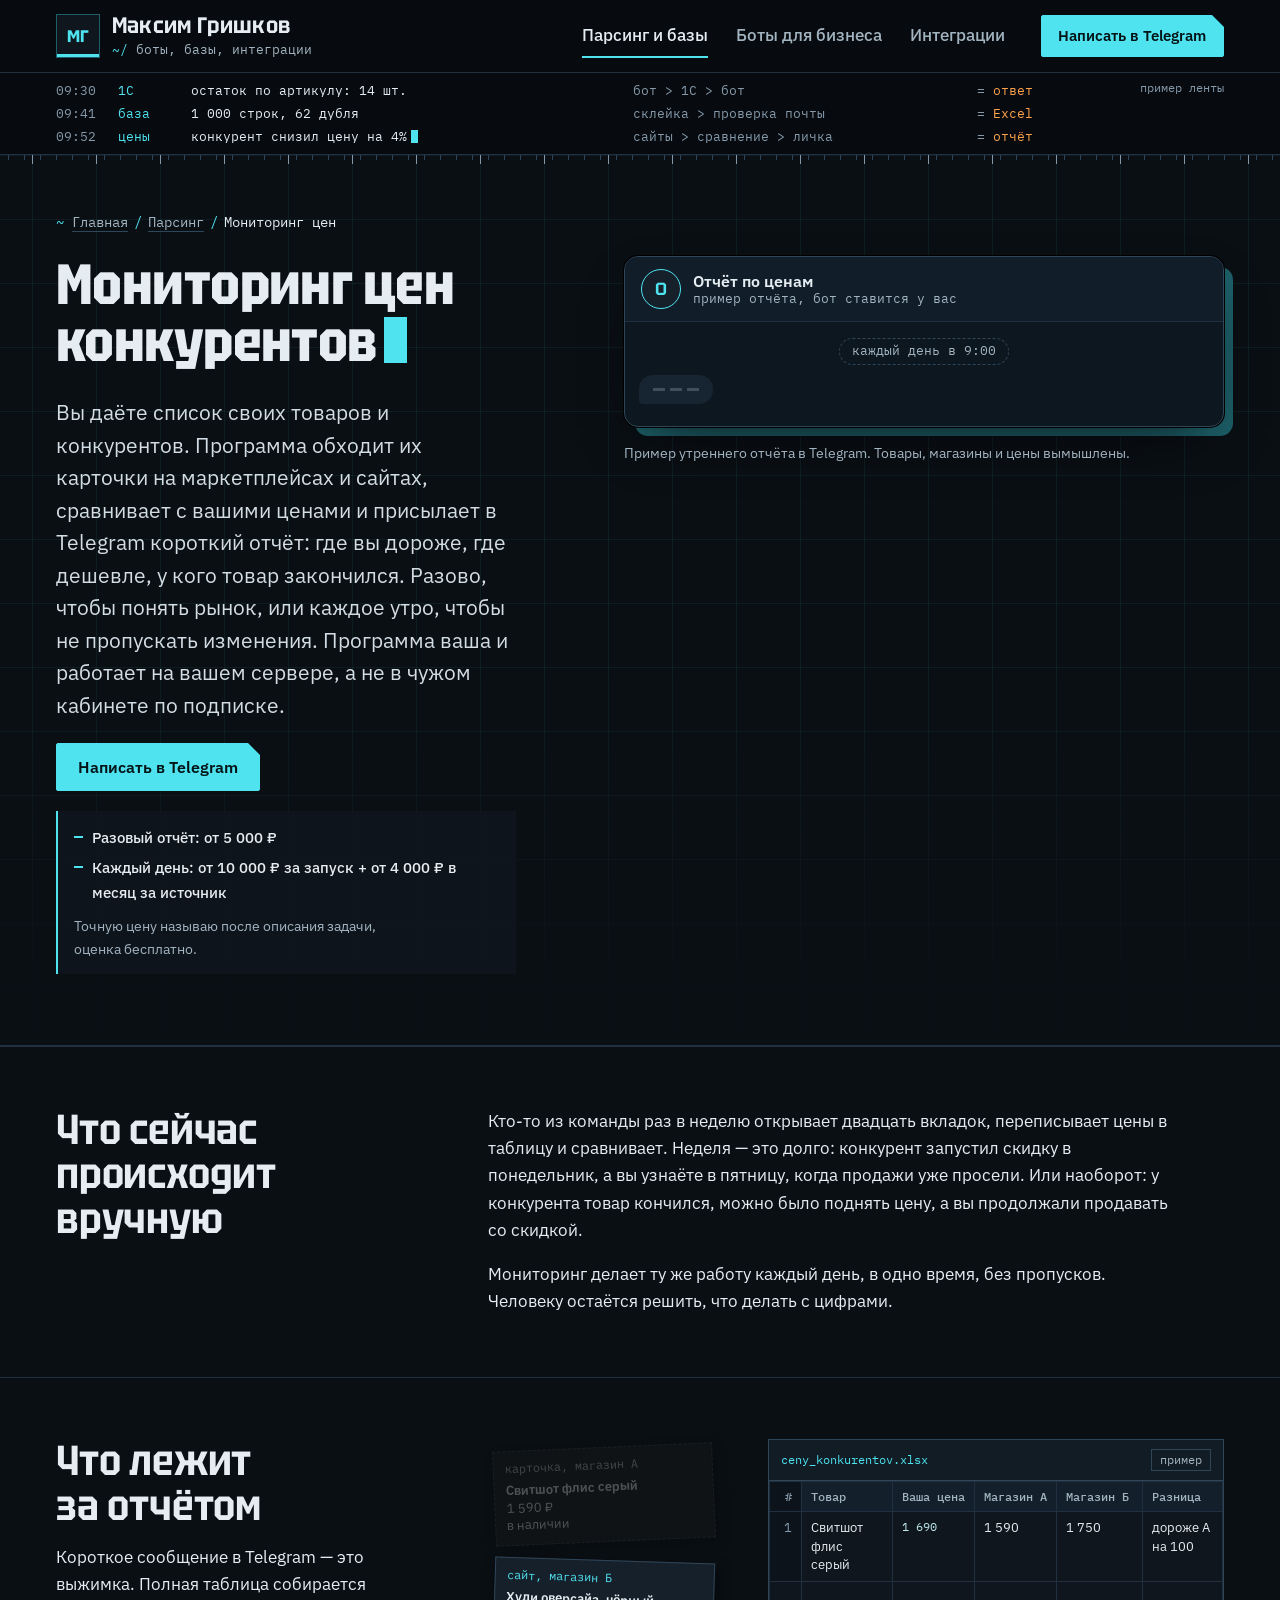
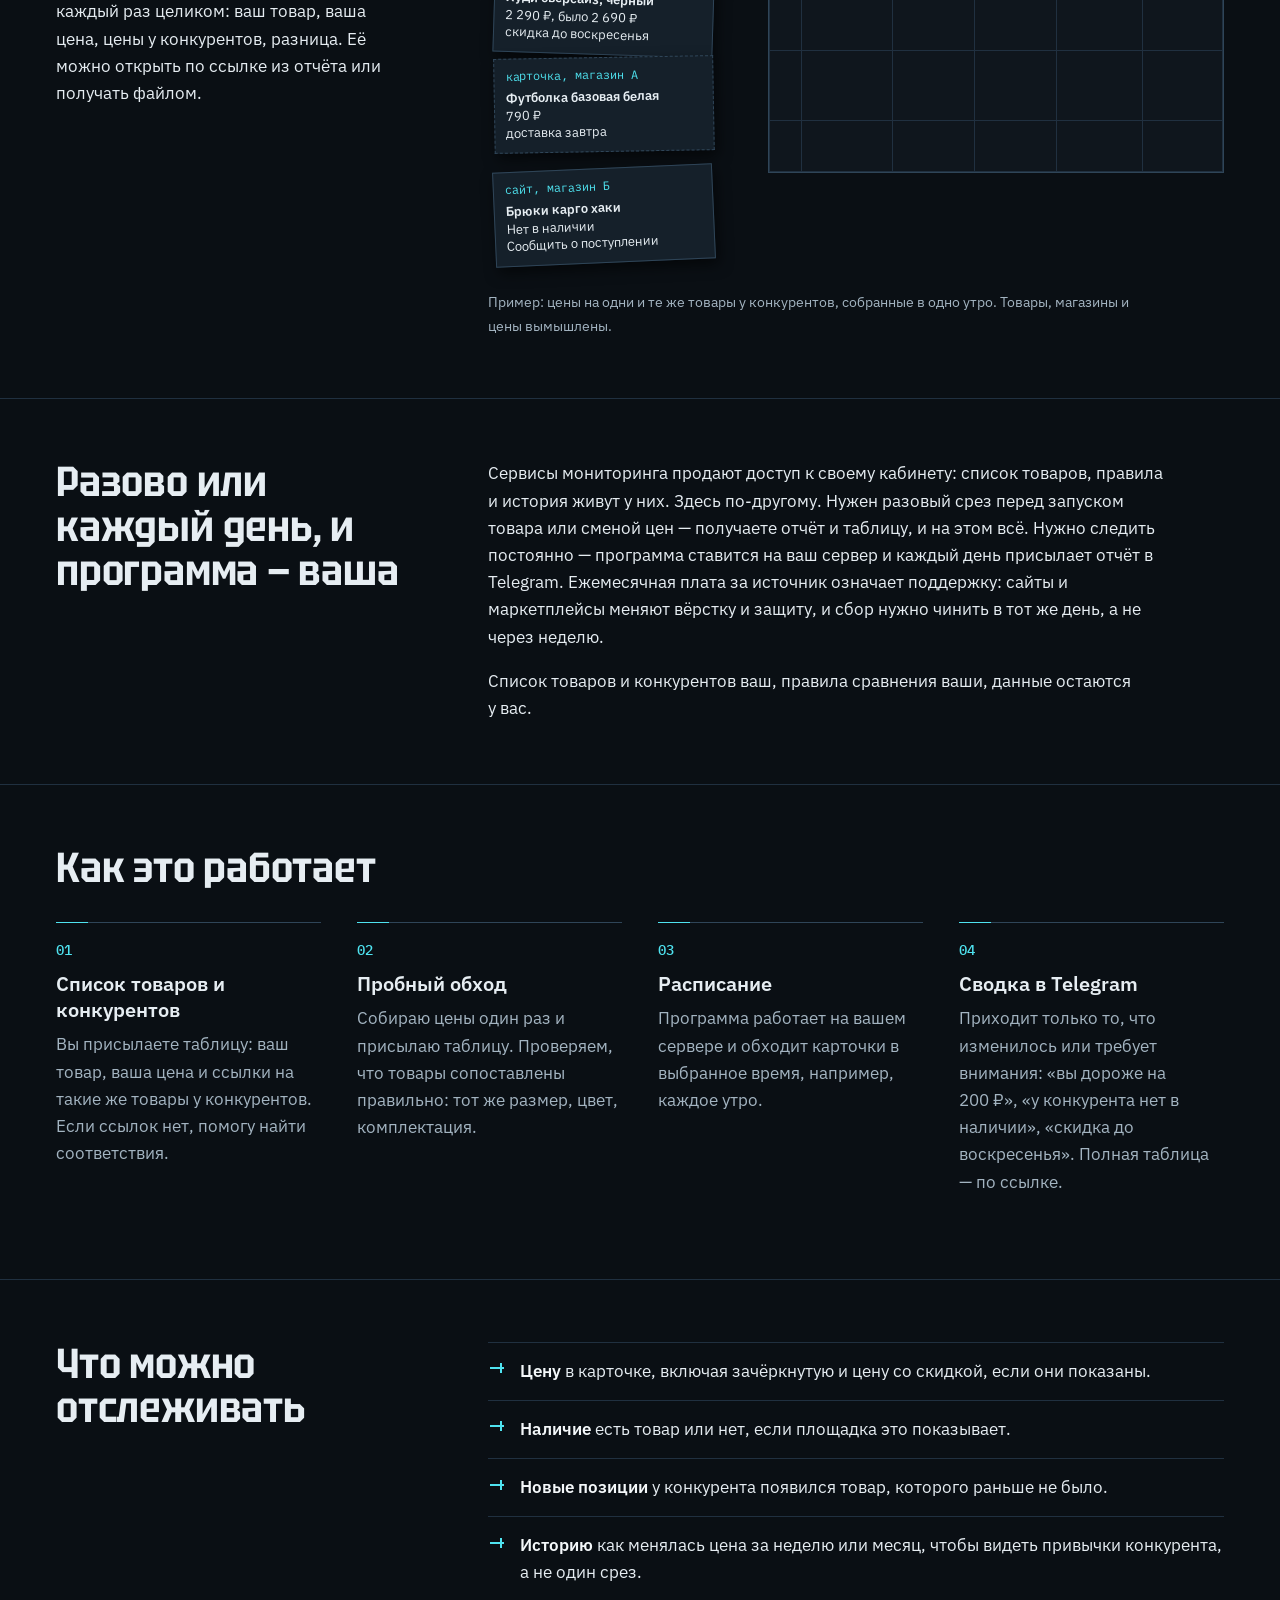
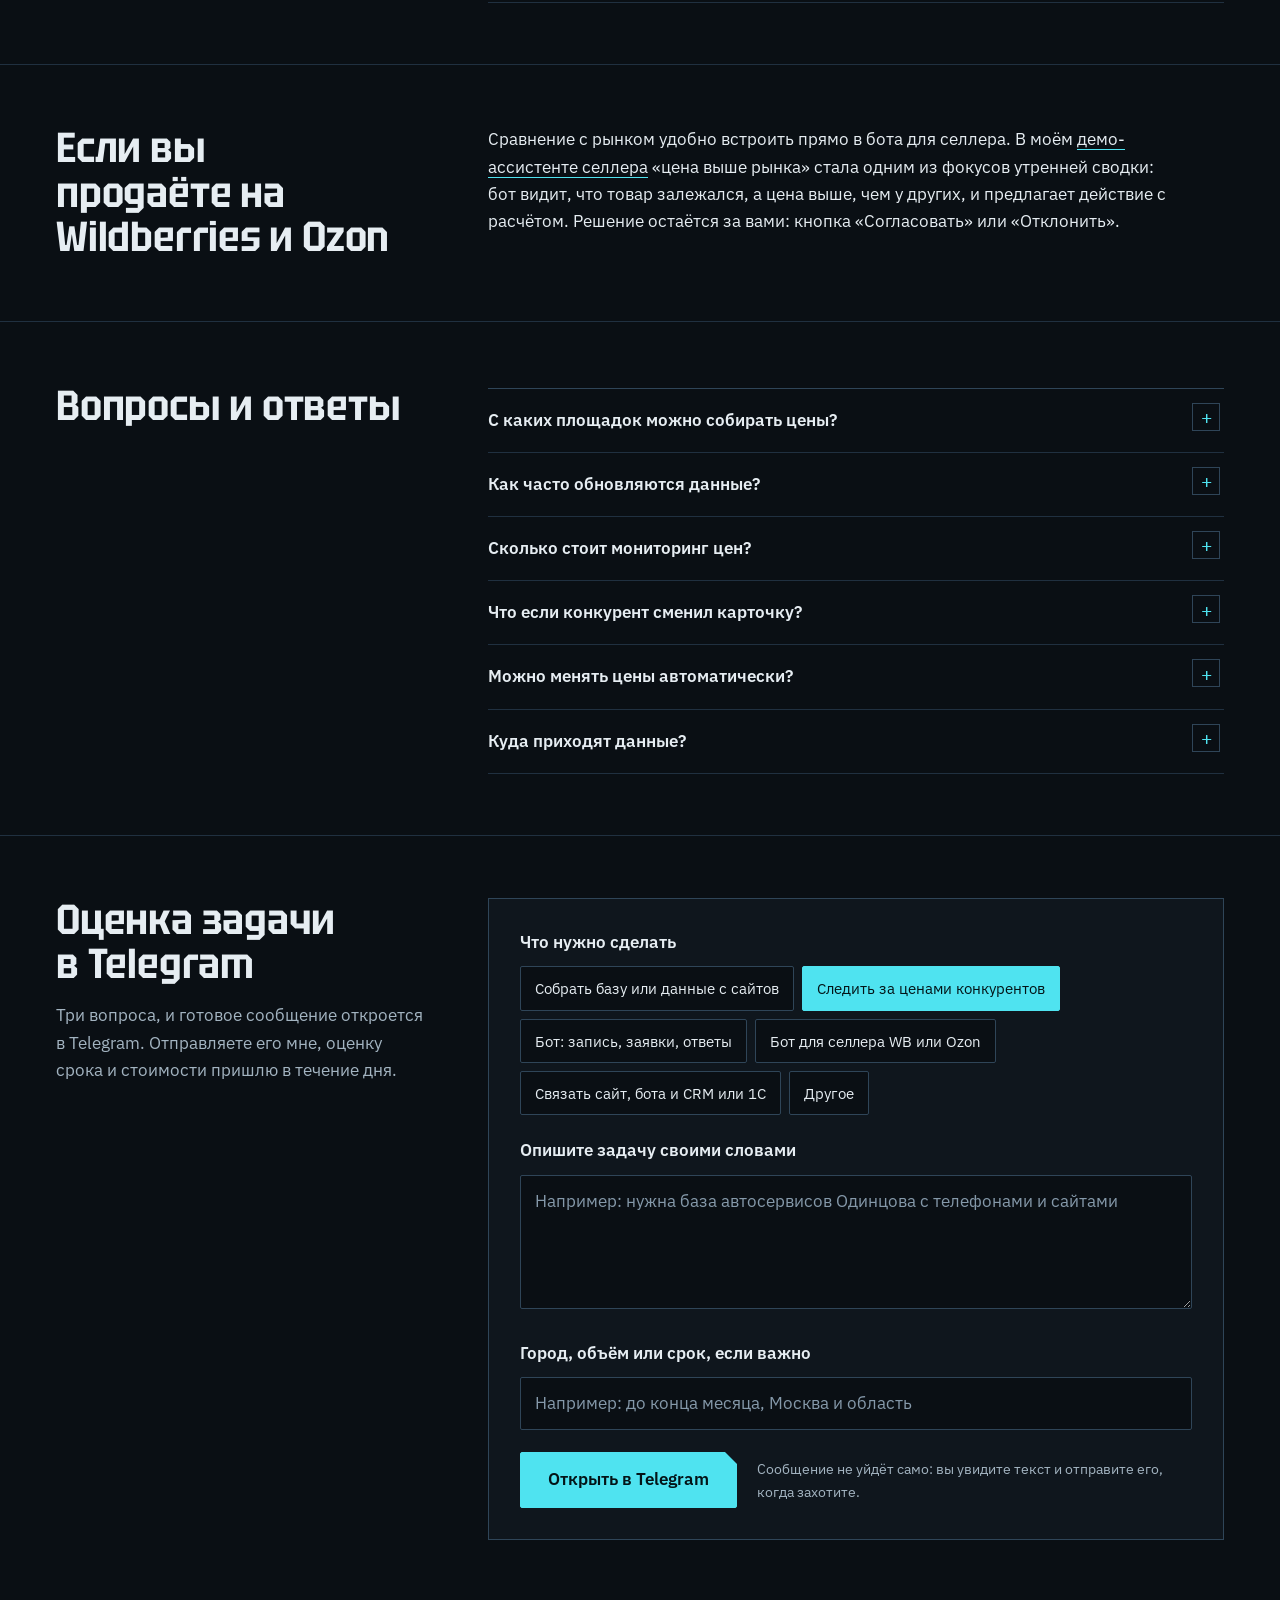
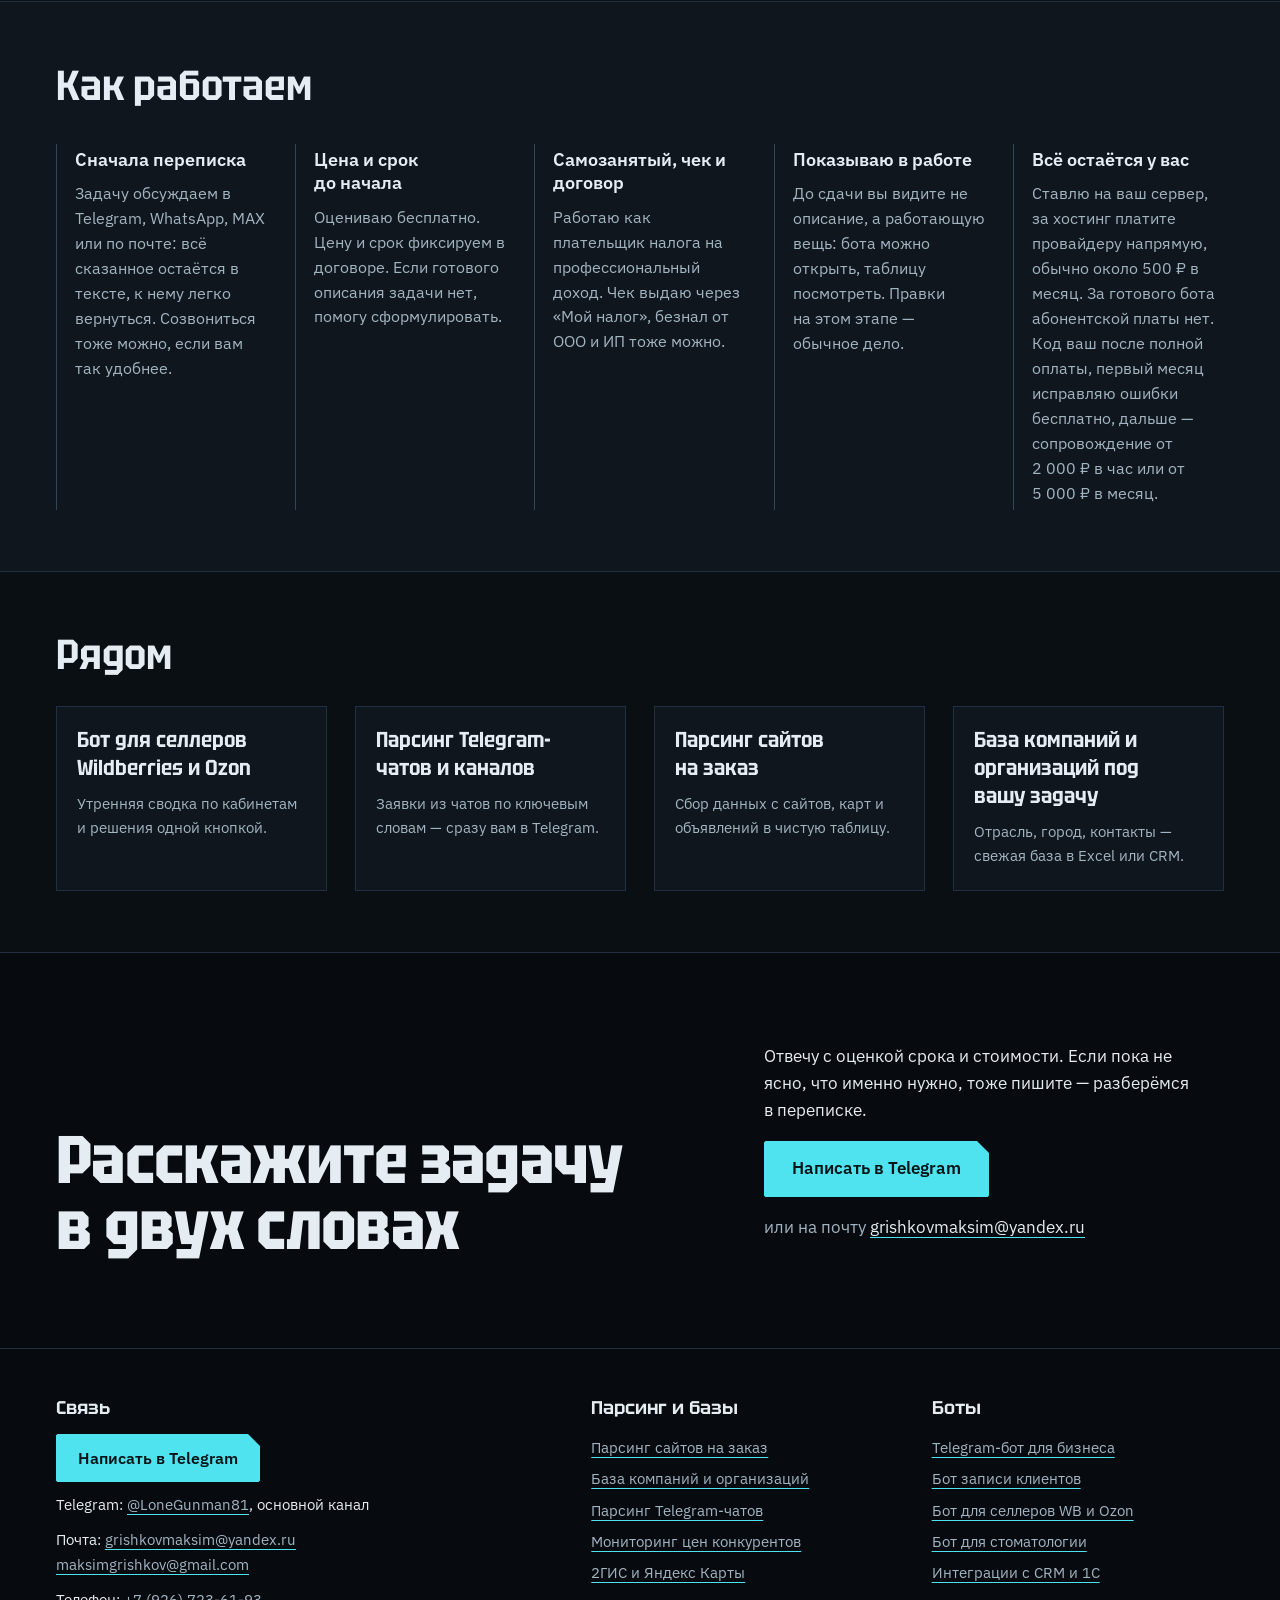
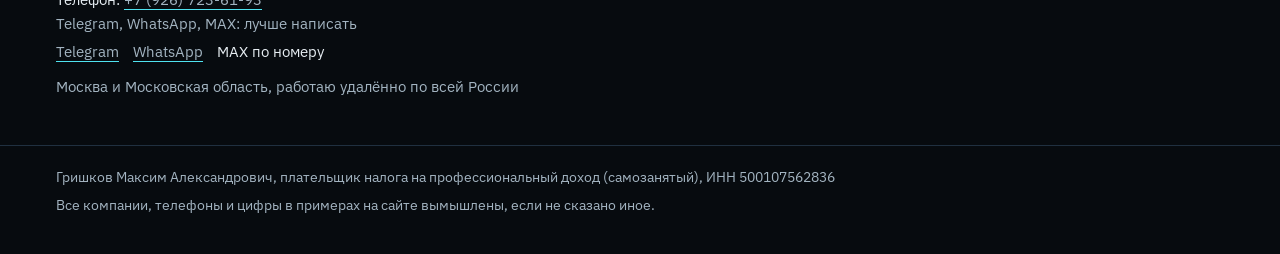
<file: parsing/monitoring-cen/index.html>
<!doctype html>
<html lang="ru">
<head>
<meta charset="utf-8">
<meta name="viewport" content="width=device-width, initial-scale=1">
<title>Мониторинг цен конкурентов на маркетплейсах и сайтах — сводка в Telegram | Максим Гришков</title>
<meta name="description" content="Мониторинг цен конкурентов: собираю цены и наличие по вашему списку товаров на сайтах и маркетплейсах, сравниваю с вашими и присылаю утреннюю сводку в Telegram. Стоимость по задаче, оценка бесплатно.">
<meta name="robots" content="noindex,nofollow">
<link rel="canonical" href="https://grishkovpro.ru/parsing/monitoring-cen/">
<meta property="og:type" content="website">
<meta property="og:locale" content="ru_RU">
<meta property="og:site_name" content="Максим Гришков">
<meta property="og:title" content="Мониторинг цен конкурентов на маркетплейсах и сайтах — сводка в Telegram | Максим Гришков">
<meta property="og:description" content="Мониторинг цен конкурентов: собираю цены и наличие по вашему списку товаров на сайтах и маркетплейсах, сравниваю с вашими и присылаю утреннюю сводку в Telegram. Стоимость по задаче, оценка бесплатно.">
<meta property="og:url" content="https://grishkovpro.ru/parsing/monitoring-cen/">
<meta property="og:image" content="https://grishkovpro.ru/assets/og.png">
<meta name="theme-color" content="#0a0f14">
<link rel="icon" href="../../assets/favicon.svg" type="image/svg+xml">
<link rel="preload" href="../../assets/fonts/tektur-cyr.woff2" as="font" type="font/woff2" crossorigin>
<link rel="preload" href="../../assets/fonts/plexsans-cyr.woff2" as="font" type="font/woff2" crossorigin>
<link rel="stylesheet" href="../../assets/style.css">
<script type="application/ld+json">{"@context": "https://schema.org", "@type": "BreadcrumbList", "itemListElement": [{"@type": "ListItem", "position": 1, "name": "Главная", "item": "https://grishkovpro.ru/"}, {"@type": "ListItem", "position": 2, "name": "Парсинг", "item": "https://grishkovpro.ru/parsing/"}, {"@type": "ListItem", "position": 3, "name": "Мониторинг цен", "item": "https://grishkovpro.ru/parsing/monitoring-cen/"}]}</script><script type="application/ld+json">{"@context": "https://schema.org", "@type": "Service", "name": "Мониторинг цен конкурентов", "serviceType": "Мониторинг цен конкурентов", "description": "Мониторинг цен конкурентов: собираю цены и наличие по вашему списку товаров на сайтах и маркетплейсах, сравниваю с вашими и присылаю утреннюю сводку в Telegram. Стоимость по задаче, оценка бесплатно.", "url": "https://grishkovpro.ru/parsing/monitoring-cen/", "provider": {"@type": "Person", "@id": "https://grishkovpro.ru/#person", "name": "Гришков Максим Александрович", "jobTitle": "Разработчик Telegram-ботов и интеграций", "url": "https://grishkovpro.ru/", "email": "mailto:grishkovmaksim@yandex.ru", "telephone": "+79267236193", "taxID": "500107562836", "sameAs": ["https://t.me/LoneGunman81"], "address": {"@type": "PostalAddress", "addressLocality": "Москва", "addressCountry": "RU"}}, "areaServed": [{"@type": "City", "name": "Москва"}, {"@type": "AdministrativeArea", "name": "Московская область"}, {"@type": "Country", "name": "Россия"}], "offers": {"@type": "Offer", "priceCurrency": "RUB", "description": "Разовый отчёт: от 5 000 ₽; Каждый день: от 10 000 ₽ за запуск + от 4 000 ₽ в месяц за источник. Точную цену называю после описания задачи, оценка бесплатно."}}</script><script type="application/ld+json">{"@context": "https://schema.org", "@type": "FAQPage", "mainEntity": [{"@type": "Question", "name": "С каких площадок можно собирать цены?", "acceptedAnswer": {"@type": "Answer", "text": "С сайтов интернет-магазинов и с карточек маркетплейсов, которые открыты без входа. Для каждой площадки сначала делаю пробный обход: так видно, что она показывает и насколько стабильно."}}, {"@type": "Question", "name": "Как часто обновляются данные?", "acceptedAnswer": {"@type": "Answer", "text": "Как договоримся: раз в день обычно хватает, для быстрых рынков можно чаще. Слишком частые запросы площадки блокируют, поэтому частоту подбираем под каждую."}}, {"@type": "Question", "name": "Сколько стоит мониторинг цен?", "acceptedAnswer": {"@type": "Answer", "text": "Разовый отчёт: от 5 000 ₽. Ежедневный мониторинг: от 10 000 ₽ за запуск и от 4 000 ₽ в месяц за каждый источник. Точную цену называю после описания задачи, оценка бесплатно."}}, {"@type": "Question", "name": "Что если конкурент сменил карточку?", "acceptedAnswer": {"@type": "Answer", "text": "Программа заметит, что товар не найден, и напишет об этом в сводке, а не тихо пропустит. Новую ссылку можно поменять в таблице."}}, {"@type": "Question", "name": "Можно менять цены автоматически?", "acceptedAnswer": {"@type": "Answer", "text": "Технически можно, но я советую оставлять решение человеку: бот предлагает новую цену с расчётом прибыли, а вы нажимаете «Согласовать». Так ошибка в данных не превратится в продажу в минус."}}, {"@type": "Question", "name": "Куда приходят данные?", "acceptedAnswer": {"@type": "Answer", "text": "Короткая сводка приходит в Telegram, вам или в чат команды. Полная таблица уходит в Google Таблицы или Excel."}}]}</script>
</head>
<body class="s-parsing">
<a class="skip" href="#main">К содержанию</a>
<header class="top">
  <div class="wrap top-in">
    <a class="mark" href="../../"><span class="mark-g" aria-hidden="true">МГ</span><span class="mark-t"><span class="mark-n">Максим Гришков</span><span class="mark-s">боты, базы, интеграции</span></span></a>
    <nav class="nav" aria-label="Разделы"><a href="../../parsing/" aria-current="page">Парсинг и базы</a><a href="../../boty/">Боты для бизнеса</a><a href="../../#integracii">Интеграции</a></nav>
    <a class="btn btn-tg top-cta" href="https://t.me/LoneGunman81" rel="noopener" target="_blank">Написать в Telegram</a>
  </div>
</header>
<div class="lg" aria-hidden="true"><div class="wrap lg-in"><ol class="lg-list" data-log><li class="lg-r"><span class="lg-t">09:12</span><span class="lg-s">чат</span><span class="lg-e">Одинцово, клининг квартиры</span><span class="lg-p">чат &gt; фильтр &gt; личка</span><span class="lg-v">заявка</span></li><li class="lg-r"><span class="lg-t">09:14</span><span class="lg-s">2ГИС</span><span class="lg-e">340 карточек автосервисов</span><span class="lg-p">карты &gt; склейка дублей</span><span class="lg-v">таблица</span></li><li class="lg-r is-drop"><span class="lg-t">09:21</span><span class="lg-s">чат</span><span class="lg-e">Красногорск, реклама курсов</span><span class="lg-p">чат &gt; фильтр</span><span class="lg-v">отсеяно</span></li><li class="lg-r"><span class="lg-t">09:26</span><span class="lg-s">сайт</span><span class="lg-e">форма «Обратный звонок»</span><span class="lg-p">Tilda &gt; бот &gt; Битрикс24</span><span class="lg-v">сделка</span></li><li class="lg-r"><span class="lg-t">09:30</span><span class="lg-s">1С</span><span class="lg-e">остаток по артикулу: 14 шт.</span><span class="lg-p">бот &gt; 1С &gt; бот</span><span class="lg-v">ответ</span></li><li class="lg-r"><span class="lg-t">09:41</span><span class="lg-s">база</span><span class="lg-e">1 000 строк, 62 дубля</span><span class="lg-p">склейка &gt; проверка почты</span><span class="lg-v">Excel</span></li><li class="lg-r"><span class="lg-t">09:52</span><span class="lg-s">цены</span><span class="lg-e">конкурент снизил цену на 4%</span><span class="lg-p">сайты &gt; сравнение &gt; личка</span><span class="lg-v">отчёт</span></li></ol><span class="lg-tag">пример ленты</span></div></div>
<main id="main">
<section class="hero hero-page"><div class="hero-bg" aria-hidden="true"></div>
  <div class="wrap">
    <nav class="crumbs" aria-label="Хлебные крошки"><ol><li><a href="../../">Главная</a></li><li><a href="../../parsing">Парсинг</a></li><li aria-current="page">Мониторинг цен</li></ol></nav>
    <div class="hero-grid">
      <div class="hero-text">
        <h1 class="h1">Мониторинг цен конкурентов<span class="caret" aria-hidden="true"></span></h1>
        <div class="lead"><p>Вы даёте список своих товаров и конкурентов. Программа обходит их карточки на маркетплейсах и сайтах, сравнивает с вашими ценами и присылает в Telegram короткий отчёт: где вы дороже, где дешевле, у кого товар закончился. Разово, чтобы понять рынок, или каждое утро, чтобы не пропускать изменения. Программа ваша и работает на вашем сервере, а не в чужом кабинете по подписке.</p></div>
        <p class="hero-cta"><a class="btn btn-tg" href="https://t.me/LoneGunman81" rel="noopener" target="_blank">Написать в Telegram</a>
        </p>
        <div class="hero-price"><ul class="hero-notes"><li>Разовый отчёт: от 5 000 ₽</li><li>Каждый день: от 10 000 ₽ за запуск + от 4 000 ₽ в месяц за источник</li></ul><p class="price-foot">Точную цену называю после описания задачи, оценка бесплатно.</p></div>
      </div>
      <div class="hero-ex"><figure class="ex ex-chat" data-sim>
  <div class="tg">
    <div class="tg-head"><span class="tg-ava" aria-hidden="true">О</span>
      <span class="tg-who"><b>Отчёт по ценам</b><span class="mono">пример отчёта, бот ставится у вас</span></span></div>
    <ol class="tg-log" aria-label="Пример переписки с ботом"><li class="tg-m tg-note"><span class="tg-bubble">каждый день в 9:00</span></li><li class="tg-m tg-bot"><span class="tg-bubble"><strong>Цены конкурентов на сегодня</strong><br>Проверено 4 товара у 2 магазинов, изменилось 3.<br><br><strong>Вы дороже:</strong><br>Свитшот флис серый — 1 690 ₽, у магазина А 1 590 ₽ (−100 ₽ со вчера)<br>Худи оверсайз чёрное — 2 490 ₽, у магазина Б 2 290 ₽, скидка до воскресенья<br><br><strong>У конкурента нет в наличии:</strong><br>Брюки карго хаки — магазин Б, второй день<br><br><strong>Вы дешевле всех:</strong><br>Футболка базовая белая — 690 ₽</span><span class="tg-kb"><span class="tg-row"><span class="tg-b">Открыть таблицу</span></span><span class="tg-row"><span class="tg-b is-press">История за неделю</span></span></span></li><li class="tg-m tg-bot"><span class="tg-bubble"><strong>Свитшот флис серый, 7 дней</strong><br>Магазин А: 1 690 → 1 690 → 1 650 → 1 590 ₽<br>Магазин Б: 1 750 ₽ без изменений<br>Ваша цена: 1 690 ₽</span></li></ol>
    <div class="tg-foot"><button type="button" class="tg-replay" hidden>Показать ещё раз</button></div>
  </div>
  <figcaption><span>Пример утреннего отчёта в Telegram. Товары, магазины и цены вымышлены.</span></figcaption>
</figure></div>
    </div>
  </div>
</section><section class="sec sec-split"><div class="wrap split"><h2 class="h2">Что сейчас происходит вручную</h2><div class="prose"><p>Кто-то из команды раз в неделю открывает двадцать вкладок, переписывает цены в таблицу и сравнивает. Неделя — это долго: конкурент запустил скидку в понедельник, а вы узнаёте в пятницу, когда продажи уже просели. Или наоборот: у конкурента товар кончился, можно было поднять цену, а вы продолжали продавать со скидкой.</p>
<p>Мониторинг делает ту же работу каждый день, в одно время, без пропусков. Человеку остаётся решить, что делать с цифрами.</p></div></div></section><section class="sec sec-split"><div class="wrap split"><div><h2 class="h2">Что лежит за отчётом</h2><div class="prose side-prose"><p>Короткое сообщение в Telegram — это выжимка. Полная таблица собирается каждый раз целиком: ваш товар, ваша цена, цены у конкурентов, разница. Её можно открыть по ссылке из отчёта или получать файлом.</p></div></div><div><figure class="ex ex-sort" data-sort>
  <div class="sort-in" aria-hidden="true"><div data-i="0" class="scrap scrap-list"><span class="scrap-src mono">карточка, магазин А</span><span>Свитшот флис серый</span><span>1 590 ₽</span><span>в наличии</span></div><div data-i="1" class="scrap scrap-site"><span class="scrap-src mono">сайт, магазин Б</span><span>Худи оверсайз, чёрный</span><span>2 290 ₽, было 2 690 ₽</span><span>скидка до воскресенья</span></div><div data-i="2" class="scrap scrap-list"><span class="scrap-src mono">карточка, магазин А</span><span>Футболка базовая белая</span><span>790 ₽</span><span>доставка завтра</span></div><div data-i="3" class="scrap scrap-site"><span class="scrap-src mono">сайт, магазин Б</span><span>Брюки карго хаки</span><span>Нет в наличии</span><span>Сообщить о поступлении</span></div></div>
  <div class="sheet">
    <div class="sheet-bar"><span class="mono">ceny_konkurentov.xlsx</span><span class="sheet-tag">пример</span></div>
    <div class="sheet-scroll" tabindex="0" role="region" aria-label="Пример таблицы: ceny_konkurentov.xlsx">
      <table><thead><tr><th scope="col" class="n">#</th><th scope="col">Товар</th><th scope="col">Ваша цена</th><th scope="col">Магазин А</th><th scope="col">Магазин Б</th><th scope="col">Разница</th></tr></thead>
      <tbody><tr data-i="0"><td class="n">1</td><td>Свитшот флис серый</td><td>1 690</td><td>1 590</td><td>1 750</td><td>дороже А на 100</td></tr><tr data-i="1"><td class="n">2</td><td>Худи оверсайз чёрное</td><td>2 490</td><td>2 490</td><td>2 290</td><td>дороже Б на 200</td></tr><tr data-i="2"><td class="n">3</td><td>Футболка базовая белая</td><td>690</td><td>790</td><td>740</td><td>дешевле всех</td></tr><tr data-i="3"><td class="n">4</td><td>Брюки карго хаки</td><td>2 190</td><td>1 990</td><td>нет в наличии</td><td>дороже А на 200</td></tr></tbody></table>
    </div>
  </div>
  <figcaption>Пример: цены на одни и те же товары у конкурентов, собранные в одно утро. Товары, магазины и цены вымышлены.</figcaption>
</figure></div></div></section><section class="sec sec-split"><div class="wrap split"><h2 class="h2">Разово или каждый день, и программа — ваша</h2><div class="prose"><p>Сервисы мониторинга продают доступ к своему кабинету: список товаров, правила и история живут у них. Здесь по-другому. Нужен разовый срез перед запуском товара или сменой цен — получаете отчёт и таблицу, и на этом всё. Нужно следить постоянно — программа ставится на ваш сервер и каждый день присылает отчёт в Telegram. Ежемесячная плата за источник означает поддержку: сайты и маркетплейсы меняют вёрстку и защиту, и сбор нужно чинить в тот же день, а не через неделю.</p>
<p>Список товаров и конкурентов ваш, правила сравнения ваши, данные остаются у вас.</p></div></div></section><section class="sec"><div class="wrap"><h2 class="h2">Как это работает</h2><ol class="steps"><li><h3>Список товаров и конкурентов</h3><p>Вы присылаете таблицу: ваш товар, ваша цена и ссылки на такие же товары у конкурентов. Если ссылок нет, помогу найти соответствия.</p></li><li><h3>Пробный обход</h3><p>Собираю цены один раз и присылаю таблицу. Проверяем, что товары сопоставлены правильно: тот же размер, цвет, комплектация.</p></li><li><h3>Расписание</h3><p>Программа работает на вашем сервере и обходит карточки в выбранное время, например, каждое утро.</p></li><li><h3>Сводка в Telegram</h3><p>Приходит только то, что изменилось или требует внимания: «вы дороже на 200 ₽», «у конкурента нет в наличии», «скидка до воскресенья». Полная таблица — по ссылке.</p></li></ol></div></section><section class="sec sec-split"><div class="wrap split"><h2 class="h2">Что можно отслеживать</h2><ul class="gets"><li><strong>Цену</strong> в карточке, включая зачёркнутую и цену со скидкой, если они показаны.</li><li><strong>Наличие</strong> есть товар или нет, если площадка это показывает.</li><li><strong>Новые позиции</strong> у конкурента появился товар, которого раньше не было.</li><li><strong>Историю</strong> как менялась цена за неделю или месяц, чтобы видеть привычки конкурента, а не один срез.</li></ul></div></section><section class="sec sec-split"><div class="wrap split"><h2 class="h2">Если вы продаёте на Wildberries и Ozon</h2><div class="prose"><p>Сравнение с рынком удобно встроить прямо в бота для селлера. В моём <a href="../../boty/marketplace/">демо-ассистенте селлера</a> «цена выше рынка» стала одним из фокусов утренней сводки: бот видит, что товар залежался, а цена выше, чем у других, и предлагает действие с расчётом. Решение остаётся за вами: кнопка «Согласовать» или «Отклонить».</p></div></div></section><section class="sec faq" aria-labelledby="faq-h"><div class="wrap split"><h2 id="faq-h" class="h2">Вопросы и ответы</h2><div class="faq-list"><details><summary>С каких площадок можно собирать цены?</summary><div class="faq-a"><p>С сайтов интернет-магазинов и с карточек маркетплейсов, которые открыты без входа. Для каждой площадки сначала делаю пробный обход: так видно, что она показывает и насколько стабильно.</p></div></details><details><summary>Как часто обновляются данные?</summary><div class="faq-a"><p>Как договоримся: раз в день обычно хватает, для быстрых рынков можно чаще. Слишком частые запросы площадки блокируют, поэтому частоту подбираем под каждую.</p></div></details><details><summary>Сколько стоит мониторинг цен?</summary><div class="faq-a"><p>Разовый отчёт: от 5 000 ₽. Ежедневный мониторинг: от 10 000 ₽ за запуск и от 4 000 ₽ в месяц за каждый источник. Точную цену называю после описания задачи, оценка бесплатно.</p></div></details><details><summary>Что если конкурент сменил карточку?</summary><div class="faq-a"><p>Программа заметит, что товар не найден, и напишет об этом в сводке, а не тихо пропустит. Новую ссылку можно поменять в таблице.</p></div></details><details><summary>Можно менять цены автоматически?</summary><div class="faq-a"><p>Технически можно, но я советую оставлять решение человеку: бот предлагает новую цену с расчётом прибыли, а вы нажимаете «Согласовать». Так ошибка в данных не превратится в продажу в минус.</p></div></details><details><summary>Куда приходят данные?</summary><div class="faq-a"><p>Короткая сводка приходит в Telegram, вам или в чат команды. Полная таблица уходит в Google Таблицы или Excel.</p></div></details></div></div></section><section class="sec quiz" id="ocenka" aria-labelledby="qz-h">
  <div class="wrap split">
    <div><h2 id="qz-h" class="h2">Оценка задачи в Telegram</h2>
      <p class="lead-s">Три вопроса, и готовое сообщение откроется в Telegram. Отправляете его мне, оценку срока и стоимости пришлю в течение дня.</p></div>
    <form class="qz" action="https://t.me/LoneGunman81" method="get" target="_blank" data-quiz>
      <fieldset><legend>Что нужно сделать</legend><div class="qz-opts"><label class="qz-opt"><input type="radio" name="topic" value="Собрать базу или данные с сайтов"><span>Собрать базу или данные с сайтов</span></label><label class="qz-opt"><input type="radio" name="topic" value="Следить за ценами конкурентов" checked><span>Следить за ценами конкурентов</span></label><label class="qz-opt"><input type="radio" name="topic" value="Бот: запись, заявки, ответы"><span>Бот: запись, заявки, ответы</span></label><label class="qz-opt"><input type="radio" name="topic" value="Бот для селлера WB или Ozon"><span>Бот для селлера WB или Ozon</span></label><label class="qz-opt"><input type="radio" name="topic" value="Связать сайт, бота и CRM или 1С"><span>Связать сайт, бота и CRM или 1С</span></label><label class="qz-opt"><input type="radio" name="topic" value="Другое"><span>Другое</span></label></div></fieldset>
      <label class="qz-f"><span>Опишите задачу своими словами</span>
        <textarea name="text" rows="4" required placeholder="Например: нужна база автосервисов Одинцова с телефонами и сайтами"></textarea></label>
      <label class="qz-f"><span>Город, объём или срок, если важно</span>
        <input type="text" name="extra" placeholder="Например: до конца месяца, Москва и область"></label>
      <div class="qz-go"><button class="btn btn-tg btn-big" type="submit">Открыть в Telegram</button>
        <span class="muted">Сообщение не уйдёт само: вы увидите текст и отправите его, когда захотите.</span></div>
    </form>
  </div>
</section><section class="sec how" aria-labelledby="how-h">
  <div class="wrap">
    <h2 id="how-h" class="h2">Как работаем</h2>
    <ul class="how-list"><li><h3>Сначала переписка</h3><p>Задачу обсуждаем в Telegram, WhatsApp, MAX или по почте: всё сказанное остаётся в тексте, к нему легко вернуться. Созвониться тоже можно, если вам так удобнее.</p></li><li><h3>Цена и срок до начала</h3><p>Оцениваю бесплатно. Цену и срок фиксируем в договоре. Если готового описания задачи нет, помогу сформулировать.</p></li><li><h3>Самозанятый, чек и договор</h3><p>Работаю как плательщик налога на профессиональный доход. Чек выдаю через «Мой налог», безнал от ООО и ИП тоже можно.</p></li><li><h3>Показываю в работе</h3><p>До сдачи вы видите не описание, а работающую вещь: бота можно открыть, таблицу посмотреть. Правки на этом этапе — обычное дело.</p></li><li><h3>Всё остаётся у вас</h3><p>Ставлю на ваш сервер, за хостинг платите провайдеру напрямую, обычно около 500 ₽ в месяц. За готового бота абонентской платы нет. Код ваш после полной оплаты, первый месяц исправляю ошибки бесплатно, дальше — сопровождение от 2 000 ₽ в час или от 5 000 ₽ в месяц.</p></li></ul>
  </div>
</section><section class="sec rel" aria-labelledby="rel-h"><div class="wrap"><h2 id="rel-h" class="h2">Рядом</h2><ul class="rel-list"><li><a href="../../boty/marketplace"><span class="rel-t">Бот для селлеров Wildberries и Ozon</span><span class="rel-d">Утренняя сводка по кабинетам и решения одной кнопкой.</span></a></li><li><a href="../../parsing/telegram"><span class="rel-t">Парсинг Telegram-чатов и каналов</span><span class="rel-d">Заявки из чатов по ключевым словам — сразу вам в Telegram.</span></a></li><li><a href="../../parsing"><span class="rel-t">Парсинг сайтов на заказ</span><span class="rel-d">Сбор данных с сайтов, карт и объявлений в чистую таблицу.</span></a></li><li><a href="../../parsing/baza-kompaniy"><span class="rel-t">База компаний и организаций под вашу задачу</span><span class="rel-d">Отрасль, город, контакты — свежая база в Excel или CRM.</span></a></li></ul></div></section><section class="cta" aria-labelledby="cta-h">
  <div class="wrap cta-in">
    <h2 id="cta-h" class="cta-h">Расскажите задачу в двух словах</h2>
    <div class="cta-side"><p>Отвечу с оценкой срока и стоимости. Если пока не ясно, что именно нужно, тоже пишите — разберёмся в переписке.</p>
      <p><a class="btn btn-tg btn-big" href="https://t.me/LoneGunman81" rel="noopener" target="_blank">Написать в Telegram</a></p>
      <p class="muted">или на почту <a href="mailto:grishkovmaksim@yandex.ru">grishkovmaksim@yandex.ru</a></p></div>
  </div>
</section>
</main>
<footer class="foot">
  <div class="wrap foot-grid">
    <div class="foot-contact">
      <p class="f-h">Связь</p>
      <p><a class="btn btn-tg" href="https://t.me/LoneGunman81" rel="noopener" target="_blank">Написать в Telegram</a></p>
      <p>Telegram: <a href="https://t.me/LoneGunman81" rel="noopener" target="_blank">@LoneGunman81</a>, основной канал</p>
      <p>Почта: <a href="mailto:grishkovmaksim@yandex.ru">grishkovmaksim@yandex.ru</a><br><a href="mailto:maksimgrishkov@gmail.com">maksimgrishkov@gmail.com</a></p>
      <p>Телефон: <a href="tel:+79267236193">+7 (926) 723-61-93</a><br><span class="muted">Telegram, WhatsApp, MAX: лучше написать</span><br>
        <span class="msgr"><a href="https://t.me/LoneGunman81" rel="noopener" target="_blank">Telegram</a>
        <a href="https://wa.me/79267236193" rel="noopener" target="_blank">WhatsApp</a>
        <span>MAX по номеру</span></span></p>
      <p class="muted">Москва и Московская область, работаю удалённо по всей России</p>
    </div>
    <div><p class="f-h">Парсинг и базы</p><ul><li><a href="../../parsing/">Парсинг сайтов на заказ</a></li><li><a href="../../parsing/baza-kompaniy/">База компаний и организаций</a></li><li><a href="../../parsing/telegram/">Парсинг Telegram-чатов</a></li><li><a href="../../parsing/monitoring-cen/">Мониторинг цен конкурентов</a></li><li><a href="../../parsing/karty/">2ГИС и Яндекс Карты</a></li></ul></div><div><p class="f-h">Боты</p><ul><li><a href="../../boty/">Telegram-бот для бизнеса</a></li><li><a href="../../boty/zapis-klientov/">Бот записи клиентов</a></li><li><a href="../../boty/marketplace/">Бот для селлеров WB и Ozon</a></li><li><a href="../../boty/stomatologiya/">Бот для стоматологии</a></li><li><a href="../../#integracii">Интеграции с CRM и 1С</a></li></ul></div>
  </div>
  <div class="wrap foot-legal">
    <p>Гришков Максим Александрович, плательщик налога на профессиональный доход (самозанятый), ИНН 500107562836</p>
    <p class="muted">Все компании, телефоны и цифры в примерах на сайте вымышлены, если не сказано иное.</p>
  </div>
</footer>
<script src="../../assets/site.js" defer></script>
</body>
</html>
</file>
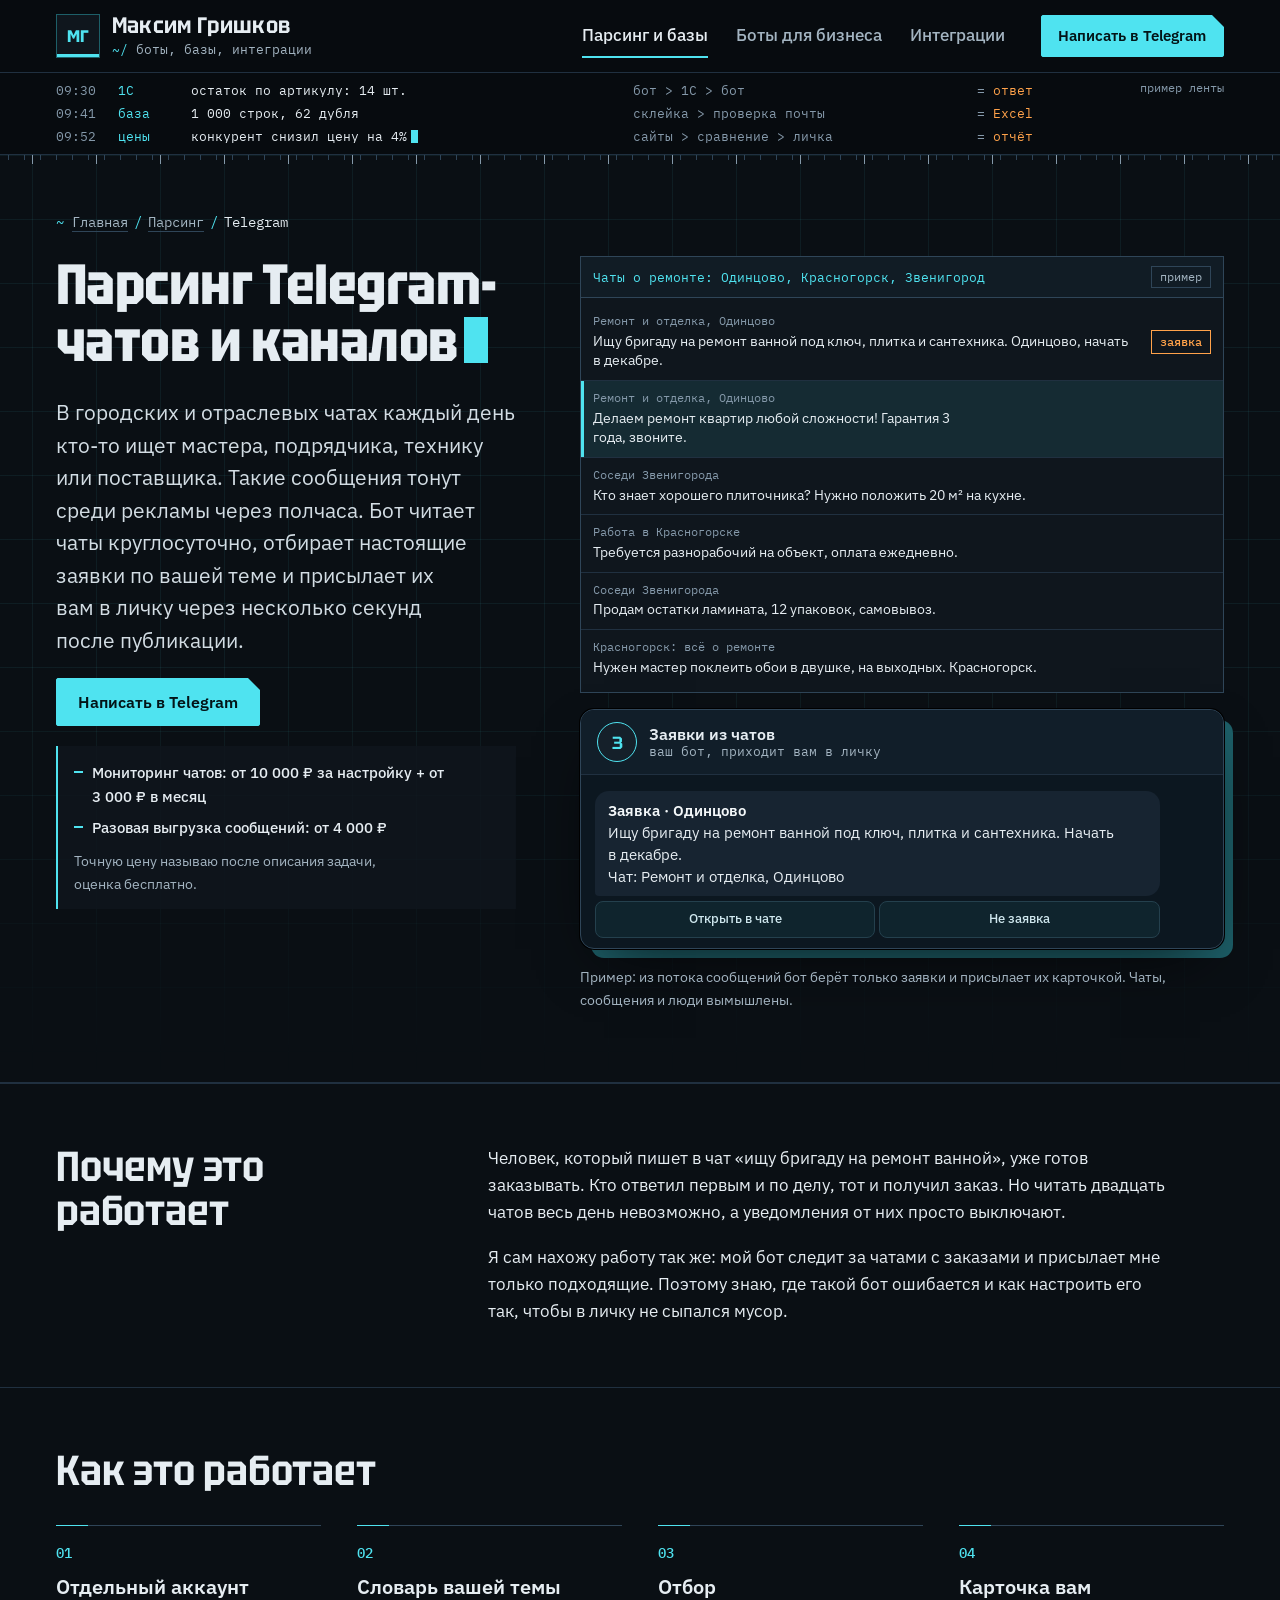
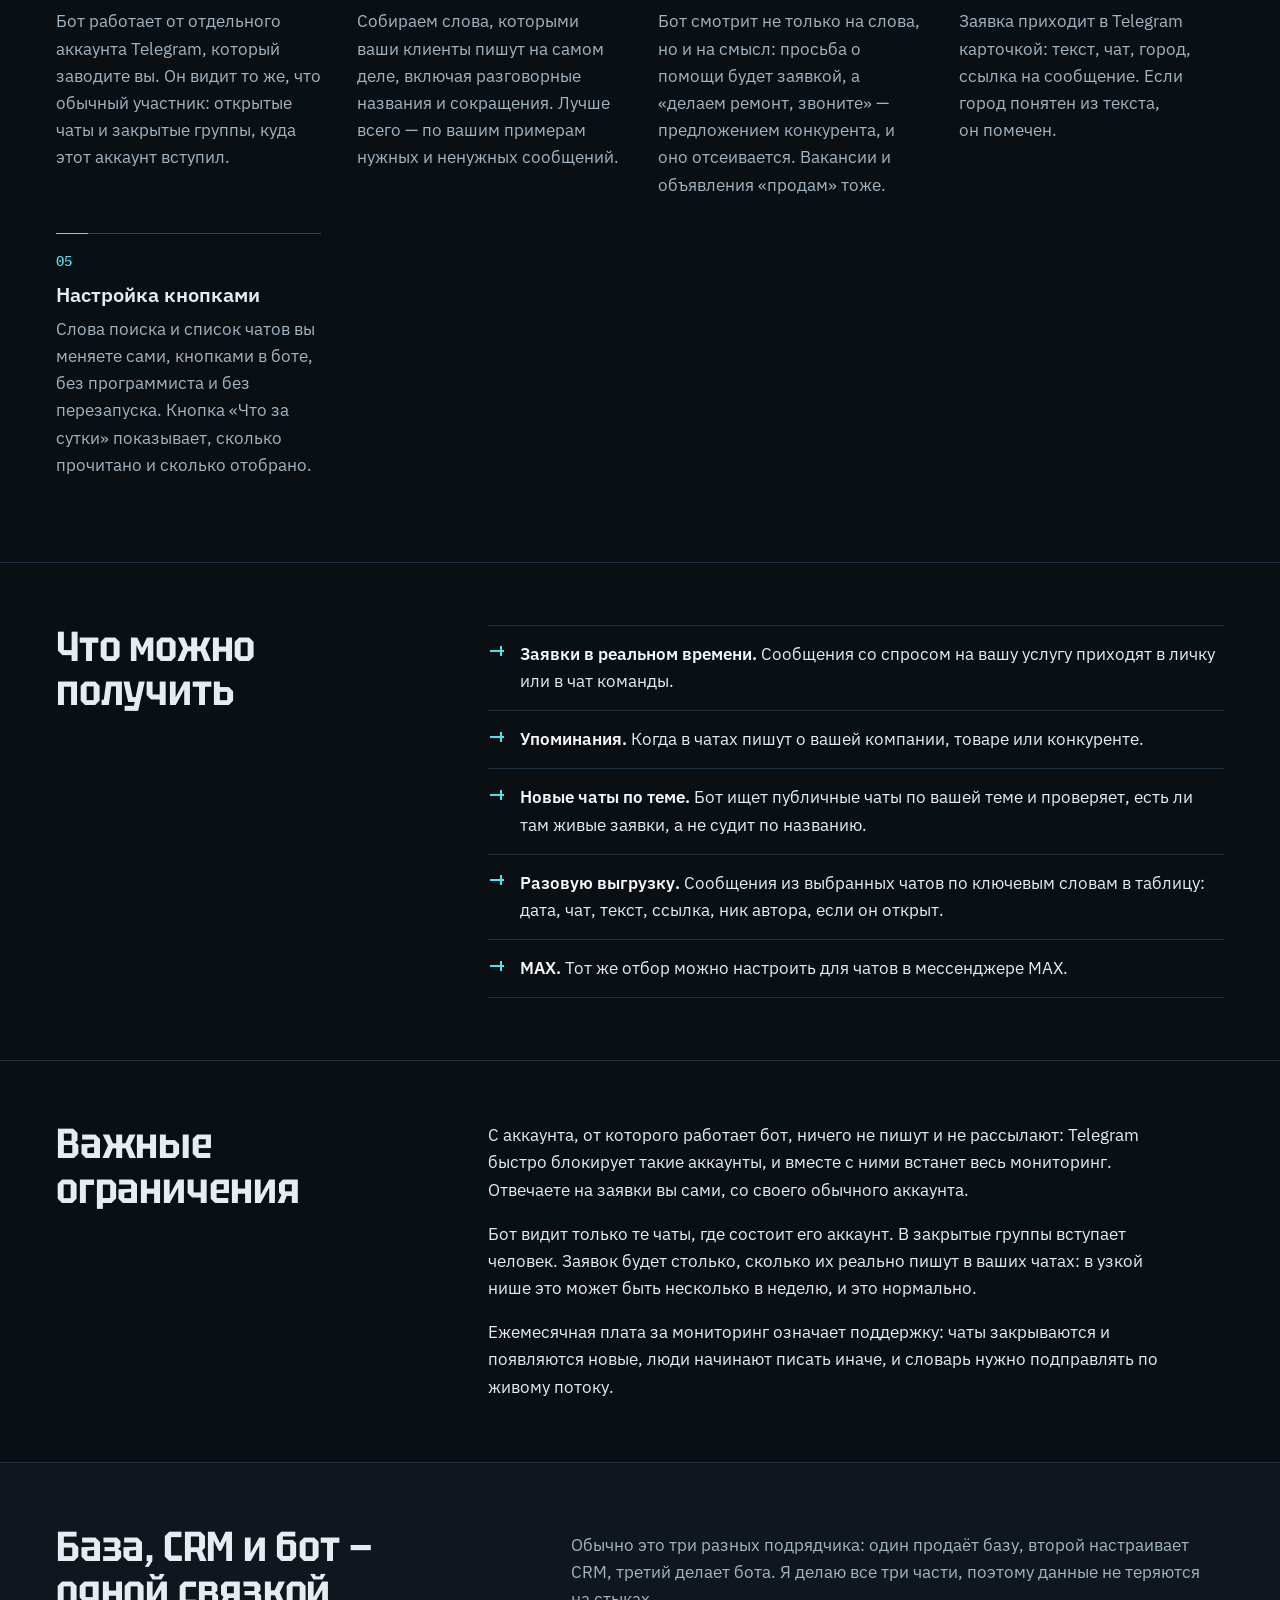
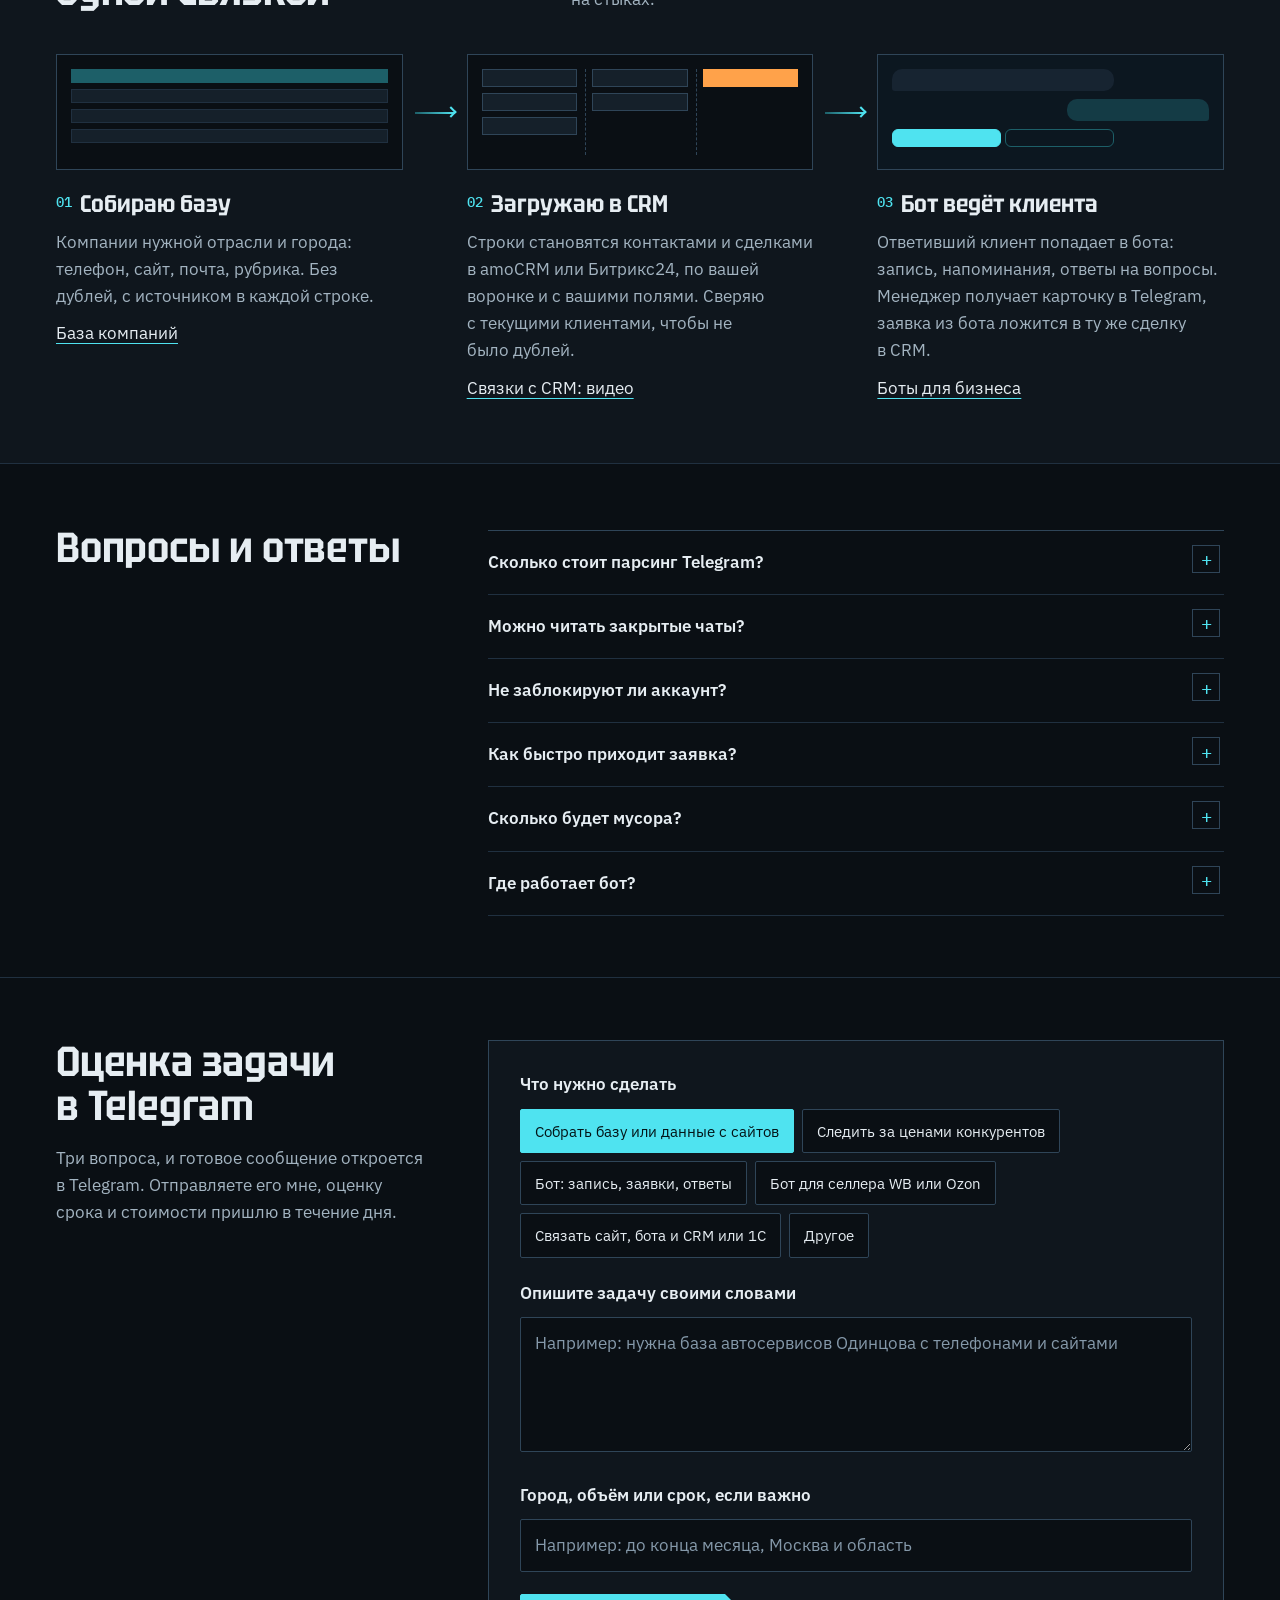
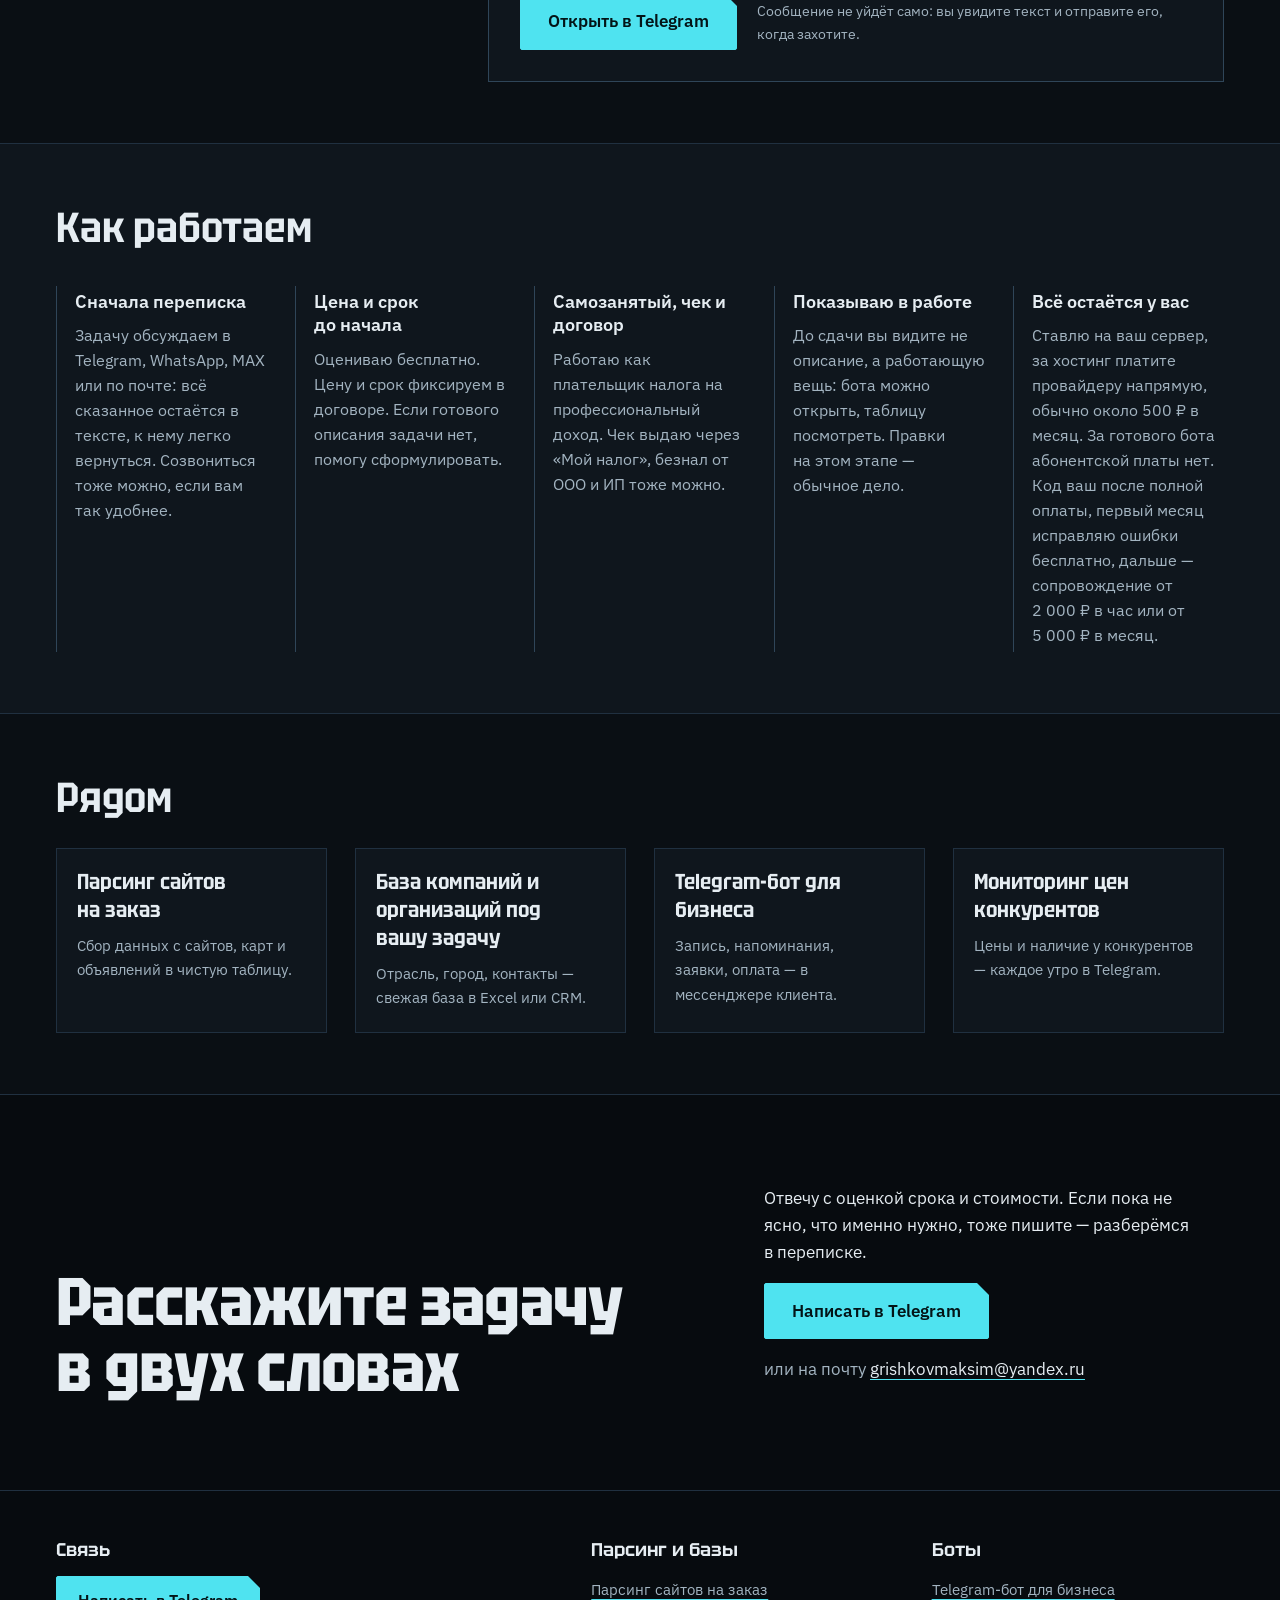
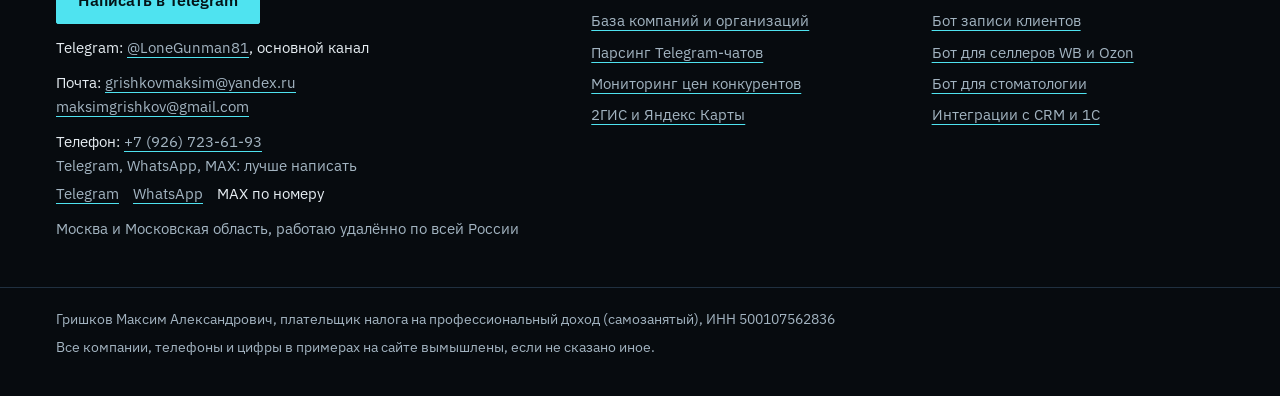
<file: parsing/telegram/index.html>
<!doctype html>
<html lang="ru">
<head>
<meta charset="utf-8">
<meta name="viewport" content="width=device-width, initial-scale=1">
<title>Парсинг Telegram-чатов и каналов — заявки по ключевым словам в личку | Максим Гришков</title>
<meta name="description" content="Парсинг Telegram-чатов и каналов: бот следит за чатами по ключевым словам, отсеивает рекламу и предложения конкурентов и присылает заявки в Telegram за секунды. Разовая выгрузка сообщений в таблицу. От 4 000 ₽.">
<meta name="robots" content="noindex,nofollow">
<link rel="canonical" href="https://grishkovpro.ru/parsing/telegram/">
<meta property="og:type" content="website">
<meta property="og:locale" content="ru_RU">
<meta property="og:site_name" content="Максим Гришков">
<meta property="og:title" content="Парсинг Telegram-чатов и каналов — заявки по ключевым словам в личку | Максим Гришков">
<meta property="og:description" content="Парсинг Telegram-чатов и каналов: бот следит за чатами по ключевым словам, отсеивает рекламу и предложения конкурентов и присылает заявки в Telegram за секунды. Разовая выгрузка сообщений в таблицу. От 4 000 ₽.">
<meta property="og:url" content="https://grishkovpro.ru/parsing/telegram/">
<meta property="og:image" content="https://grishkovpro.ru/assets/og.png">
<meta name="theme-color" content="#0a0f14">
<link rel="icon" href="../../assets/favicon.svg" type="image/svg+xml">
<link rel="preload" href="../../assets/fonts/tektur-cyr.woff2" as="font" type="font/woff2" crossorigin>
<link rel="preload" href="../../assets/fonts/plexsans-cyr.woff2" as="font" type="font/woff2" crossorigin>
<link rel="stylesheet" href="../../assets/style.css">
<script type="application/ld+json">{"@context": "https://schema.org", "@type": "BreadcrumbList", "itemListElement": [{"@type": "ListItem", "position": 1, "name": "Главная", "item": "https://grishkovpro.ru/"}, {"@type": "ListItem", "position": 2, "name": "Парсинг", "item": "https://grishkovpro.ru/parsing/"}, {"@type": "ListItem", "position": 3, "name": "Telegram", "item": "https://grishkovpro.ru/parsing/telegram/"}]}</script><script type="application/ld+json">{"@context": "https://schema.org", "@type": "Service", "name": "Парсинг Telegram-чатов и каналов", "serviceType": "Парсинг Telegram-чатов и каналов", "description": "Парсинг Telegram-чатов и каналов: бот следит за чатами по ключевым словам, отсеивает рекламу и предложения конкурентов и присылает заявки в Telegram за секунды. Разовая выгрузка сообщений в таблицу. От 4 000 ₽.", "url": "https://grishkovpro.ru/parsing/telegram/", "provider": {"@type": "Person", "@id": "https://grishkovpro.ru/#person", "name": "Гришков Максим Александрович", "jobTitle": "Разработчик Telegram-ботов и интеграций", "url": "https://grishkovpro.ru/", "email": "mailto:grishkovmaksim@yandex.ru", "telephone": "+79267236193", "taxID": "500107562836", "sameAs": ["https://t.me/LoneGunman81"], "address": {"@type": "PostalAddress", "addressLocality": "Москва", "addressCountry": "RU"}}, "areaServed": [{"@type": "City", "name": "Москва"}, {"@type": "AdministrativeArea", "name": "Московская область"}, {"@type": "Country", "name": "Россия"}], "offers": {"@type": "Offer", "priceCurrency": "RUB", "description": "Мониторинг чатов: от 10 000 ₽ за настройку + от 3 000 ₽ в месяц; Разовая выгрузка сообщений: от 4 000 ₽. Точную цену называю после описания задачи, оценка бесплатно."}}</script><script type="application/ld+json">{"@context": "https://schema.org", "@type": "FAQPage", "mainEntity": [{"@type": "Question", "name": "Сколько стоит парсинг Telegram?", "acceptedAnswer": {"@type": "Answer", "text": "Мониторинг чатов с отбором заявок: от 10 000 ₽ за настройку и от 3 000 ₽ в месяц за поддержку. Разовая выгрузка сообщений в таблицу: от 4 000 ₽. Точную цену называю после описания задачи, оценка бесплатно."}}, {"@type": "Question", "name": "Можно читать закрытые чаты?", "acceptedAnswer": {"@type": "Answer", "text": "Только те, где состоит аккаунт бота. Вступает в них человек, обычно вы сами, и бот видит ровно то, что видит этот участник."}}, {"@type": "Question", "name": "Не заблокируют ли аккаунт?", "acceptedAnswer": {"@type": "Answer", "text": "Если с него только читать, риск минимальный. Блокируют за рассылки и сообщения незнакомым, поэтому с аккаунта бота никто не пишет."}}, {"@type": "Question", "name": "Как быстро приходит заявка?", "acceptedAnswer": {"@type": "Answer", "text": "Через несколько секунд после публикации: бот получает сообщения в реальном времени, а не раз в час."}}, {"@type": "Question", "name": "Сколько будет мусора?", "acceptedAnswer": {"@type": "Answer", "text": "Первые дни бот настраивается по живому потоку: что пришло лишнего, добавляем в стоп-слова, что пропустил, — в словарь. Править слова вы можете и сами, кнопками в боте."}}, {"@type": "Question", "name": "Где работает бот?", "acceptedAnswer": {"@type": "Answer", "text": "На вашем сервере, обычно около 500 ₽ в месяц у провайдера. Сессия аккаунта хранится там же и никуда не передаётся."}}]}</script>
</head>
<body class="s-parsing">
<a class="skip" href="#main">К содержанию</a>
<header class="top">
  <div class="wrap top-in">
    <a class="mark" href="../../"><span class="mark-g" aria-hidden="true">МГ</span><span class="mark-t"><span class="mark-n">Максим Гришков</span><span class="mark-s">боты, базы, интеграции</span></span></a>
    <nav class="nav" aria-label="Разделы"><a href="../../parsing/" aria-current="page">Парсинг и базы</a><a href="../../boty/">Боты для бизнеса</a><a href="../../#integracii">Интеграции</a></nav>
    <a class="btn btn-tg top-cta" href="https://t.me/LoneGunman81" rel="noopener" target="_blank">Написать в Telegram</a>
  </div>
</header>
<div class="lg" aria-hidden="true"><div class="wrap lg-in"><ol class="lg-list" data-log><li class="lg-r"><span class="lg-t">09:12</span><span class="lg-s">чат</span><span class="lg-e">Одинцово, клининг квартиры</span><span class="lg-p">чат &gt; фильтр &gt; личка</span><span class="lg-v">заявка</span></li><li class="lg-r"><span class="lg-t">09:14</span><span class="lg-s">2ГИС</span><span class="lg-e">340 карточек автосервисов</span><span class="lg-p">карты &gt; склейка дублей</span><span class="lg-v">таблица</span></li><li class="lg-r is-drop"><span class="lg-t">09:21</span><span class="lg-s">чат</span><span class="lg-e">Красногорск, реклама курсов</span><span class="lg-p">чат &gt; фильтр</span><span class="lg-v">отсеяно</span></li><li class="lg-r"><span class="lg-t">09:26</span><span class="lg-s">сайт</span><span class="lg-e">форма «Обратный звонок»</span><span class="lg-p">Tilda &gt; бот &gt; Битрикс24</span><span class="lg-v">сделка</span></li><li class="lg-r"><span class="lg-t">09:30</span><span class="lg-s">1С</span><span class="lg-e">остаток по артикулу: 14 шт.</span><span class="lg-p">бот &gt; 1С &gt; бот</span><span class="lg-v">ответ</span></li><li class="lg-r"><span class="lg-t">09:41</span><span class="lg-s">база</span><span class="lg-e">1 000 строк, 62 дубля</span><span class="lg-p">склейка &gt; проверка почты</span><span class="lg-v">Excel</span></li><li class="lg-r"><span class="lg-t">09:52</span><span class="lg-s">цены</span><span class="lg-e">конкурент снизил цену на 4%</span><span class="lg-p">сайты &gt; сравнение &gt; личка</span><span class="lg-v">отчёт</span></li></ol><span class="lg-tag">пример ленты</span></div></div>
<main id="main">
<section class="hero hero-page"><div class="hero-bg" aria-hidden="true"></div>
  <div class="wrap">
    <nav class="crumbs" aria-label="Хлебные крошки"><ol><li><a href="../../">Главная</a></li><li><a href="../../parsing">Парсинг</a></li><li aria-current="page">Telegram</li></ol></nav>
    <div class="hero-grid">
      <div class="hero-text">
        <h1 class="h1">Парсинг Telegram-чатов и каналов<span class="caret" aria-hidden="true"></span></h1>
        <div class="lead"><p>В городских и отраслевых чатах каждый день кто-то ищет мастера, подрядчика, технику или поставщика. Такие сообщения тонут среди рекламы через полчаса. Бот читает чаты круглосуточно, отбирает настоящие заявки по вашей теме и присылает их вам в личку через несколько секунд после публикации.</p></div>
        <p class="hero-cta"><a class="btn btn-tg" href="https://t.me/LoneGunman81" rel="noopener" target="_blank">Написать в Telegram</a>
        </p>
        <div class="hero-price"><ul class="hero-notes"><li>Мониторинг чатов: от 10 000 ₽ за настройку + от 3 000 ₽ в месяц</li><li>Разовая выгрузка сообщений: от 4 000 ₽</li></ul><p class="price-foot">Точную цену называю после описания задачи, оценка бесплатно.</p></div>
      </div>
      <div class="hero-ex"><figure class="ex ex-stream" data-stream>
  <div class="st-in"><div class="st-bar"><span class="mono">Чаты о ремонте: Одинцово, Красногорск, Звенигород</span><span class="sheet-tag">пример</span></div>
    <ol class="st-list" aria-label="Пример потока сообщений из чатов"><li class="st-msg is-ok" data-i="0"><span class="st-chat">Ремонт и отделка, Одинцово</span><span class="st-text">Ищу бригаду на ремонт ванной под ключ, плитка и сантехника. Одинцово, начать в декабре.</span><span class="st-v">заявка</span></li><li class="st-msg is-drop" data-i="1"><span class="st-chat">Ремонт и отделка, Одинцово</span><span class="st-text">Делаем ремонт квартир любой сложности! Гарантия 3 года, звоните.</span><span class="st-v">отсеяно: предложение</span></li><li class="st-msg is-ok" data-i="2"><span class="st-chat">Соседи Звенигорода</span><span class="st-text">Кто знает хорошего плиточника? Нужно положить 20 м² на кухне.</span><span class="st-v">заявка</span></li><li class="st-msg is-drop" data-i="3"><span class="st-chat">Работа в Красногорске</span><span class="st-text">Требуется разнорабочий на объект, оплата ежедневно.</span><span class="st-v">отсеяно: вакансия</span></li><li class="st-msg is-drop" data-i="4"><span class="st-chat">Соседи Звенигорода</span><span class="st-text">Продам остатки ламината, 12 упаковок, самовывоз.</span><span class="st-v">отсеяно: не по теме</span></li><li class="st-msg is-ok" data-i="5"><span class="st-chat">Красногорск: всё о ремонте</span><span class="st-text">Нужен мастер поклеить обои в двушке, на выходных. Красногорск.</span><span class="st-v">заявка</span></li></ol></div>
  <div class="tg st-out">
    <div class="tg-head"><span class="tg-ava" aria-hidden="true">З</span>
      <span class="tg-who"><b>Заявки из чатов</b><span class="mono">ваш бот, приходит вам в личку</span></span></div>
    <ol class="tg-log" aria-label="Карточки заявок"><li class="tg-m tg-bot st-card" data-i="0"><span class="tg-bubble"><strong>Заявка · Одинцово</strong><br>Ищу бригаду на ремонт ванной под ключ, плитка и сантехника. Начать в декабре.<br>Чат: Ремонт и отделка, Одинцово</span><span class="tg-kb"><span class="tg-row"><span class="tg-b">Открыть в чате</span><span class="tg-b">Не заявка</span></span></span></li><li class="tg-m tg-bot st-card" data-i="2"><span class="tg-bubble"><strong>Заявка · Звенигород</strong><br>Нужен плиточник, 20 м² на кухне.<br>Чат: Соседи Звенигорода</span><span class="tg-kb"><span class="tg-row"><span class="tg-b">Открыть в чате</span><span class="tg-b">Не заявка</span></span></span></li><li class="tg-m tg-bot st-card" data-i="5"><span class="tg-bubble"><strong>Заявка · Красногорск</strong><br>Поклеить обои в двухкомнатной квартире, на выходных.<br>Чат: Красногорск: всё о ремонте</span><span class="tg-kb"><span class="tg-row"><span class="tg-b">Открыть в чате</span><span class="tg-b">Не заявка</span></span></span></li></ol>
  </div>
  <figcaption>Пример: из потока сообщений бот берёт только заявки и присылает их карточкой. Чаты, сообщения и люди вымышлены.</figcaption>
</figure></div>
    </div>
  </div>
</section><section class="sec sec-split"><div class="wrap split"><h2 class="h2">Почему это работает</h2><div class="prose"><p>Человек, который пишет в чат «ищу бригаду на ремонт ванной», уже готов заказывать. Кто ответил первым и по делу, тот и получил заказ. Но читать двадцать чатов весь день невозможно, а уведомления от них просто выключают.</p>
<p>Я сам нахожу работу так же: мой бот следит за чатами с заказами и присылает мне только подходящие. Поэтому знаю, где такой бот ошибается и как настроить его так, чтобы в личку не сыпался мусор.</p></div></div></section><section class="sec"><div class="wrap"><h2 class="h2">Как это работает</h2><ol class="steps"><li><h3>Отдельный аккаунт</h3><p>Бот работает от отдельного аккаунта Telegram, который заводите вы. Он видит то же, что обычный участник: открытые чаты и закрытые группы, куда этот аккаунт вступил.</p></li><li><h3>Словарь вашей темы</h3><p>Собираем слова, которыми ваши клиенты пишут на самом деле, включая разговорные названия и сокращения. Лучше всего — по вашим примерам нужных и ненужных сообщений.</p></li><li><h3>Отбор</h3><p>Бот смотрит не только на слова, но и на смысл: просьба о помощи будет заявкой, а «делаем ремонт, звоните» — предложением конкурента, и оно отсеивается. Вакансии и объявления «продам» тоже.</p></li><li><h3>Карточка вам</h3><p>Заявка приходит в Telegram карточкой: текст, чат, город, ссылка на сообщение. Если город понятен из текста, он помечен.</p></li><li><h3>Настройка кнопками</h3><p>Слова поиска и список чатов вы меняете сами, кнопками в боте, без программиста и без перезапуска. Кнопка «Что за сутки» показывает, сколько прочитано и сколько отобрано.</p></li></ol></div></section><section class="sec sec-split"><div class="wrap split"><h2 class="h2">Что можно получить</h2><ul class="gets"><li><strong>Заявки в реальном времени.</strong> Сообщения со спросом на вашу услугу приходят в личку или в чат команды.</li><li><strong>Упоминания.</strong> Когда в чатах пишут о вашей компании, товаре или конкуренте.</li><li><strong>Новые чаты по теме.</strong> Бот ищет публичные чаты по вашей теме и проверяет, есть ли там живые заявки, а не судит по названию.</li><li><strong>Разовую выгрузку.</strong> Сообщения из выбранных чатов по ключевым словам в таблицу: дата, чат, текст, ссылка, ник автора, если он открыт.</li><li><strong>MAX.</strong> Тот же отбор можно настроить для чатов в мессенджере MAX.</li></ul></div></section><section class="sec sec-split"><div class="wrap split"><h2 class="h2">Важные ограничения</h2><div class="prose"><p>С аккаунта, от которого работает бот, ничего не пишут и не рассылают: Telegram быстро блокирует такие аккаунты, и вместе с ними встанет весь мониторинг. Отвечаете на заявки вы сами, со своего обычного аккаунта.</p>
<p>Бот видит только те чаты, где состоит его аккаунт. В закрытые группы вступает человек. Заявок будет столько, сколько их реально пишут в ваших чатах: в узкой нише это может быть несколько в неделю, и это нормально.</p>
<p>Ежемесячная плата за мониторинг означает поддержку: чаты закрываются и появляются новые, люди начинают писать иначе, и словарь нужно подправлять по живому потоку.</p></div></div></section><section class="sec chain" aria-labelledby="chain-h">
  <div class="wrap">
    <div class="chain-top"><h2 id="chain-h" class="h2">База, CRM и бот — одной связкой</h2><p class="lead-s">Обычно это три разных подрядчика: один продаёт базу, второй настраивает CRM, третий делает бота. Я делаю все три части, поэтому данные не теряются на стыках.</p></div>
    <ol class="ch-list"><li class="ch-step ch-base">
      <div class="ch-pic" aria-hidden="true"><span class="cp-row cp-h"></span><span class="cp-row"></span><span class="cp-row"></span><span class="cp-row"></span></div>
      <h3>Собираю базу</h3><p>Компании нужной отрасли и города: телефон, сайт, почта, рубрика. Без дублей, с источником в каждой строке.</p>
      <a href="../../parsing/baza-kompaniy/">База компаний</a>
    </li><li class="ch-step ch-crm">
      <div class="ch-pic" aria-hidden="true"><span class="cp-col"><i></i><i></i><i></i></span><span class="cp-col"><i></i><i></i></span><span class="cp-col"><i class="cp-won"></i></span></div>
      <h3>Загружаю в CRM</h3><p>Строки становятся контактами и сделками в amoCRM или Битрикс24, по вашей воронке и с вашими полями. Сверяю с текущими клиентами, чтобы не было дублей.</p>
      <a href="https://grishkovpro.ru/crm/">Связки с CRM: видео</a>
    </li><li class="ch-step ch-bot">
      <div class="ch-pic" aria-hidden="true"><span class="cp-msg"></span><span class="cp-msg cp-out"></span><span class="cp-btns"><i></i><i></i></span></div>
      <h3>Бот ведёт клиента</h3><p>Ответивший клиент попадает в бота: запись, напоминания, ответы на вопросы. Менеджер получает карточку в Telegram, заявка из бота ложится в ту же сделку в CRM.</p>
      <a href="../../boty/">Боты для бизнеса</a>
    </li></ol>
  </div>
</section><section class="sec faq" aria-labelledby="faq-h"><div class="wrap split"><h2 id="faq-h" class="h2">Вопросы и ответы</h2><div class="faq-list"><details><summary>Сколько стоит парсинг Telegram?</summary><div class="faq-a"><p>Мониторинг чатов с отбором заявок: от 10 000 ₽ за настройку и от 3 000 ₽ в месяц за поддержку. Разовая выгрузка сообщений в таблицу: от 4 000 ₽. Точную цену называю после описания задачи, оценка бесплатно.</p></div></details><details><summary>Можно читать закрытые чаты?</summary><div class="faq-a"><p>Только те, где состоит аккаунт бота. Вступает в них человек, обычно вы сами, и бот видит ровно то, что видит этот участник.</p></div></details><details><summary>Не заблокируют ли аккаунт?</summary><div class="faq-a"><p>Если с него только читать, риск минимальный. Блокируют за рассылки и сообщения незнакомым, поэтому с аккаунта бота никто не пишет.</p></div></details><details><summary>Как быстро приходит заявка?</summary><div class="faq-a"><p>Через несколько секунд после публикации: бот получает сообщения в реальном времени, а не раз в час.</p></div></details><details><summary>Сколько будет мусора?</summary><div class="faq-a"><p>Первые дни бот настраивается по живому потоку: что пришло лишнего, добавляем в стоп-слова, что пропустил, — в словарь. Править слова вы можете и сами, кнопками в боте.</p></div></details><details><summary>Где работает бот?</summary><div class="faq-a"><p>На вашем сервере, обычно около 500 ₽ в месяц у провайдера. Сессия аккаунта хранится там же и никуда не передаётся.</p></div></details></div></div></section><section class="sec quiz" id="ocenka" aria-labelledby="qz-h">
  <div class="wrap split">
    <div><h2 id="qz-h" class="h2">Оценка задачи в Telegram</h2>
      <p class="lead-s">Три вопроса, и готовое сообщение откроется в Telegram. Отправляете его мне, оценку срока и стоимости пришлю в течение дня.</p></div>
    <form class="qz" action="https://t.me/LoneGunman81" method="get" target="_blank" data-quiz>
      <fieldset><legend>Что нужно сделать</legend><div class="qz-opts"><label class="qz-opt"><input type="radio" name="topic" value="Собрать базу или данные с сайтов" checked><span>Собрать базу или данные с сайтов</span></label><label class="qz-opt"><input type="radio" name="topic" value="Следить за ценами конкурентов"><span>Следить за ценами конкурентов</span></label><label class="qz-opt"><input type="radio" name="topic" value="Бот: запись, заявки, ответы"><span>Бот: запись, заявки, ответы</span></label><label class="qz-opt"><input type="radio" name="topic" value="Бот для селлера WB или Ozon"><span>Бот для селлера WB или Ozon</span></label><label class="qz-opt"><input type="radio" name="topic" value="Связать сайт, бота и CRM или 1С"><span>Связать сайт, бота и CRM или 1С</span></label><label class="qz-opt"><input type="radio" name="topic" value="Другое"><span>Другое</span></label></div></fieldset>
      <label class="qz-f"><span>Опишите задачу своими словами</span>
        <textarea name="text" rows="4" required placeholder="Например: нужна база автосервисов Одинцова с телефонами и сайтами"></textarea></label>
      <label class="qz-f"><span>Город, объём или срок, если важно</span>
        <input type="text" name="extra" placeholder="Например: до конца месяца, Москва и область"></label>
      <div class="qz-go"><button class="btn btn-tg btn-big" type="submit">Открыть в Telegram</button>
        <span class="muted">Сообщение не уйдёт само: вы увидите текст и отправите его, когда захотите.</span></div>
    </form>
  </div>
</section><section class="sec how" aria-labelledby="how-h">
  <div class="wrap">
    <h2 id="how-h" class="h2">Как работаем</h2>
    <ul class="how-list"><li><h3>Сначала переписка</h3><p>Задачу обсуждаем в Telegram, WhatsApp, MAX или по почте: всё сказанное остаётся в тексте, к нему легко вернуться. Созвониться тоже можно, если вам так удобнее.</p></li><li><h3>Цена и срок до начала</h3><p>Оцениваю бесплатно. Цену и срок фиксируем в договоре. Если готового описания задачи нет, помогу сформулировать.</p></li><li><h3>Самозанятый, чек и договор</h3><p>Работаю как плательщик налога на профессиональный доход. Чек выдаю через «Мой налог», безнал от ООО и ИП тоже можно.</p></li><li><h3>Показываю в работе</h3><p>До сдачи вы видите не описание, а работающую вещь: бота можно открыть, таблицу посмотреть. Правки на этом этапе — обычное дело.</p></li><li><h3>Всё остаётся у вас</h3><p>Ставлю на ваш сервер, за хостинг платите провайдеру напрямую, обычно около 500 ₽ в месяц. За готового бота абонентской платы нет. Код ваш после полной оплаты, первый месяц исправляю ошибки бесплатно, дальше — сопровождение от 2 000 ₽ в час или от 5 000 ₽ в месяц.</p></li></ul>
  </div>
</section><section class="sec rel" aria-labelledby="rel-h"><div class="wrap"><h2 id="rel-h" class="h2">Рядом</h2><ul class="rel-list"><li><a href="../../parsing"><span class="rel-t">Парсинг сайтов на заказ</span><span class="rel-d">Сбор данных с сайтов, карт и объявлений в чистую таблицу.</span></a></li><li><a href="../../parsing/baza-kompaniy"><span class="rel-t">База компаний и организаций под вашу задачу</span><span class="rel-d">Отрасль, город, контакты — свежая база в Excel или CRM.</span></a></li><li><a href="../../boty"><span class="rel-t">Telegram-бот для бизнеса</span><span class="rel-d">Запись, напоминания, заявки, оплата — в мессенджере клиента.</span></a></li><li><a href="../../parsing/monitoring-cen"><span class="rel-t">Мониторинг цен конкурентов</span><span class="rel-d">Цены и наличие у конкурентов — каждое утро в Telegram.</span></a></li></ul></div></section><section class="cta" aria-labelledby="cta-h">
  <div class="wrap cta-in">
    <h2 id="cta-h" class="cta-h">Расскажите задачу в двух словах</h2>
    <div class="cta-side"><p>Отвечу с оценкой срока и стоимости. Если пока не ясно, что именно нужно, тоже пишите — разберёмся в переписке.</p>
      <p><a class="btn btn-tg btn-big" href="https://t.me/LoneGunman81" rel="noopener" target="_blank">Написать в Telegram</a></p>
      <p class="muted">или на почту <a href="mailto:grishkovmaksim@yandex.ru">grishkovmaksim@yandex.ru</a></p></div>
  </div>
</section>
</main>
<footer class="foot">
  <div class="wrap foot-grid">
    <div class="foot-contact">
      <p class="f-h">Связь</p>
      <p><a class="btn btn-tg" href="https://t.me/LoneGunman81" rel="noopener" target="_blank">Написать в Telegram</a></p>
      <p>Telegram: <a href="https://t.me/LoneGunman81" rel="noopener" target="_blank">@LoneGunman81</a>, основной канал</p>
      <p>Почта: <a href="mailto:grishkovmaksim@yandex.ru">grishkovmaksim@yandex.ru</a><br><a href="mailto:maksimgrishkov@gmail.com">maksimgrishkov@gmail.com</a></p>
      <p>Телефон: <a href="tel:+79267236193">+7 (926) 723-61-93</a><br><span class="muted">Telegram, WhatsApp, MAX: лучше написать</span><br>
        <span class="msgr"><a href="https://t.me/LoneGunman81" rel="noopener" target="_blank">Telegram</a>
        <a href="https://wa.me/79267236193" rel="noopener" target="_blank">WhatsApp</a>
        <span>MAX по номеру</span></span></p>
      <p class="muted">Москва и Московская область, работаю удалённо по всей России</p>
    </div>
    <div><p class="f-h">Парсинг и базы</p><ul><li><a href="../../parsing/">Парсинг сайтов на заказ</a></li><li><a href="../../parsing/baza-kompaniy/">База компаний и организаций</a></li><li><a href="../../parsing/telegram/">Парсинг Telegram-чатов</a></li><li><a href="../../parsing/monitoring-cen/">Мониторинг цен конкурентов</a></li><li><a href="../../parsing/karty/">2ГИС и Яндекс Карты</a></li></ul></div><div><p class="f-h">Боты</p><ul><li><a href="../../boty/">Telegram-бот для бизнеса</a></li><li><a href="../../boty/zapis-klientov/">Бот записи клиентов</a></li><li><a href="../../boty/marketplace/">Бот для селлеров WB и Ozon</a></li><li><a href="../../boty/stomatologiya/">Бот для стоматологии</a></li><li><a href="../../#integracii">Интеграции с CRM и 1С</a></li></ul></div>
  </div>
  <div class="wrap foot-legal">
    <p>Гришков Максим Александрович, плательщик налога на профессиональный доход (самозанятый), ИНН 500107562836</p>
    <p class="muted">Все компании, телефоны и цифры в примерах на сайте вымышлены, если не сказано иное.</p>
  </div>
</footer>
<script src="../../assets/site.js" defer></script>
</body>
</html>
</file>
<file: assets/style.css>
/* grishkovpro.ru, v2 «пульт». Тёмный графит с синевой, два сигнала:
   циан (данные идут) и янтарь (результат: заявка, сделка, ответ).
   Шрифты: Tektur (заголовки), IBM Plex Sans (текст), IBM Plex Mono (журнал, коды, адреса).
   Прежний вид лежит в src/_v1/ (не подключается).
   Важно для детектора: перед каждым clamp() стоит обычное значение-запасной вариант. */

@font-face { font-family: "Tektur"; font-weight: 400 900; font-stretch: 75% 100%; font-display: swap;
  src: url(fonts/tektur-cyr.woff2) format("woff2"); unicode-range: U+0301, U+0400-045F, U+0490-0491, U+04B0-04B1, U+2116; }
@font-face { font-family: "Tektur"; font-weight: 400 900; font-stretch: 75% 100%; font-display: swap;
  src: url(fonts/tektur-lat.woff2) format("woff2"); unicode-range: U+0000-00FF, U+0131, U+0152-0153, U+02BB-02BC, U+02C6, U+02DA, U+02DC, U+2000-206F, U+2122, U+2191, U+2193, U+2212, U+2215, U+FEFF, U+FFFD; }
@font-face { font-family: "Tektur"; font-weight: 400 900; font-stretch: 75% 100%; font-display: swap;
  src: url(fonts/tektur-ext.woff2) format("woff2"); unicode-range: U+20BD; }
@font-face { font-family: "Plex Sans"; font-weight: 400 700; font-display: swap;
  src: url(fonts/plexsans-cyr.woff2) format("woff2"); unicode-range: U+0301, U+0400-045F, U+0490-0491, U+04B0-04B1, U+2116; }
@font-face { font-family: "Plex Sans"; font-weight: 400 700; font-display: swap;
  src: url(fonts/plexsans-lat.woff2) format("woff2"); unicode-range: U+0000-00FF, U+0131, U+0152-0153, U+02BB-02BC, U+02C6, U+02DA, U+02DC, U+2000-206F, U+2122, U+2191, U+2193, U+2212, U+2215, U+FEFF, U+FFFD; }
@font-face { font-family: "Plex Sans"; font-weight: 400 700; font-display: swap;
  src: url(fonts/plexsans-ext.woff2) format("woff2"); unicode-range: U+20BD; }
@font-face { font-family: "Plex Mono"; font-weight: 400; font-display: swap;
  src: url(fonts/plexmono-cyr-400.woff2) format("woff2"); unicode-range: U+0301, U+0400-045F, U+0490-0491, U+04B0-04B1, U+2116; }
@font-face { font-family: "Plex Mono"; font-weight: 400; font-display: swap;
  src: url(fonts/plexmono-lat-400.woff2) format("woff2"); unicode-range: U+0000-00FF, U+0131, U+0152-0153, U+02BB-02BC, U+02C6, U+02DA, U+02DC, U+2000-206F, U+2122, U+2212; }
@font-face { font-family: "Plex Mono"; font-weight: 500; font-display: swap;
  src: url(fonts/plexmono-cyr-500.woff2) format("woff2"); unicode-range: U+0301, U+0400-045F, U+0490-0491, U+04B0-04B1, U+2116; }
@font-face { font-family: "Plex Mono"; font-weight: 500; font-display: swap;
  src: url(fonts/plexmono-lat-500.woff2) format("woff2"); unicode-range: U+0000-00FF, U+0131, U+0152-0153, U+02BB-02BC, U+02C6, U+02DA, U+02DC, U+2000-206F, U+2122, U+2212; }

:root {
  --bg: #0a0f14;        /* фон страницы */
  --bg-0: #070b0f;      /* лента-журнал, подвал */
  --bg-1: #0f161d;      /* панели */
  --bg-2: #15202a;      /* приподнятые элементы */
  --line: #203040;
  --line-2: #2f4558;
  --ink: #e6edf2;
  --ink-2: #a3b4c1;
  --ink-3: #8599aa;
  --cy: #4fe3f0;        /* данные */
  --cy-dim: #1d5f68;
  --cy-ink: #031417;
  --am: #ffa24a;        /* результат */
  --am-dim: #6b4220;
  --acc: var(--cy);     /* акцент раздела */
  --tg-bg: #0c1720;
  --tg-in: #172431;
  --tg-out: #143b45;
  --display: "Tektur", "Bahnschrift", "Segoe UI", sans-serif;
  --text: "Plex Sans", "Segoe UI", system-ui, sans-serif;
  --mono: "Plex Mono", "Cascadia Mono", Consolas, monospace;
  --gut: 16px;
  --max: 1680px;
  --cell: 64px;
}
.s-boty { --acc: var(--am); }

*, *::before, *::after { box-sizing: border-box; }
html { -webkit-text-size-adjust: 100%; background: var(--bg); color-scheme: dark; }
@media (min-width: 560px) { :root { --gut: 24px; } }
@media (min-width: 900px) { :root { --gut: 40px; } }
@media (min-width: 1280px) { :root { --gut: 56px; } }
@media (min-width: 1920px) { html { font-size: 112.5%; } :root { --max: 1760px; --gut: 80px; } }
@media (min-width: 2400px) { html { font-size: 125%; } :root { --max: 2080px; } }
body {
  margin: 0; background: var(--bg); color: var(--ink);
  font: 400 1.0625rem/1.6 var(--text);
  overflow-wrap: break-word; overflow-x: clip;
}
img, svg { max-width: 100%; display: block; }
a { color: inherit; text-decoration-thickness: 1px; text-underline-offset: 4px; text-decoration-color: var(--cy); }
a:not(.btn):not(.skip):hover { color: var(--cy); }
:focus-visible { outline: 2px solid var(--cy); outline-offset: 3px; }
p { margin: 0 0 1em; text-wrap: pretty; }
li, figcaption, .lead-s { text-wrap: pretty; }
ul, ol { margin: 0; padding: 0; list-style: none; }
h1, h2, h3 { margin: 0; }
strong { font-weight: 600; color: #f4f8fa; }
code, .mono { font-family: var(--mono); font-size: .9em; }
.muted { color: var(--ink-2); }
::selection { background: var(--cy); color: var(--cy-ink); }

.wrap { width: 100%; max-width: calc(var(--max) + 2 * var(--gut)); margin: 0 auto; padding: 0 var(--gut); }
.skip { position: absolute; left: -999px; top: 8px; background: var(--cy); color: var(--cy-ink); padding: 8px 12px; z-index: 10; }
.skip:focus { left: 8px; }
.skip:hover { color: var(--cy-ink); }

/* ---------- кнопки: срезанный угол ---------- */
.btn {
  display: inline-flex; align-items: center; justify-content: center; gap: .5em;
  min-height: 48px; padding: .7em 1.3em; border: 1px solid var(--line-2); border-radius: 2px;
  font: 600 1rem/1.15 var(--text); text-decoration: none; cursor: pointer; text-align: center; color: var(--ink);
  transition: background-color .15s, color .15s, border-color .15s;
}
/* срезанный угол: треугольник цвета подложки (--under задаёт контейнер) */
.btn-tg { position: relative; color: var(--cy-ink); background: var(--cy); border-color: var(--cy); }
.btn-tg::after {
  content: ""; position: absolute; top: -1px; right: -1px; width: 0; height: 0;
  border-style: solid; border-width: 0 12px 12px 0; border-color: transparent var(--under, var(--bg)) transparent transparent;
}
.btn-tg:hover { color: var(--cy-ink); background: #9af2f8; border-color: #9af2f8; }
.top, .foot, .cta { --under: var(--bg-0); }
.how, .chain, .qz { --under: var(--bg-1); }
.btn-line { background: transparent; }
.btn-line:hover { border-color: var(--cy); color: var(--cy); }
.btn-big { min-height: 56px; padding: .85em 1.6em; font-size: 1.0625rem; }

/* ---------- шапка ---------- */
.top { position: relative; z-index: 2; background: var(--bg-0); border-bottom: 1px solid var(--line); }
.top-in { display: flex; align-items: center; gap: 12px 36px; flex-wrap: wrap; padding-top: 14px; padding-bottom: 14px; }
.mark { display: flex; align-items: center; gap: 12px; text-decoration: none; margin-right: auto; }
.mark:hover { color: var(--ink); }
.mark-g {
  flex: none; width: 44px; height: 44px; display: grid; place-items: center;
  font: 700 1.05rem/1 var(--display); letter-spacing: .02em; color: var(--cy);
  border: 1px solid var(--cy-dim); background: var(--bg-1);
  box-shadow: inset 0 -3px 0 var(--cy);
}
.mark-t { display: flex; flex-direction: column; line-height: 1; }
.mark-n { font: 600 1.4rem/1 var(--display); font-stretch: 92%; letter-spacing: .01em; white-space: nowrap; }
.mark-s { font: 400 .8rem/1 var(--mono); color: var(--ink-2); margin-top: 6px; }
.mark-s::before { content: "~/ "; color: var(--cy); }
.nav { display: flex; gap: 6px 28px; flex-wrap: wrap; }
.nav a { text-decoration: none; font-weight: 500; padding: 8px 0; position: relative; color: var(--ink-2); }
.nav a:hover { color: var(--ink); }
.nav a[aria-current="page"] { color: var(--ink); }
.nav a[aria-current="page"]::after { content: ""; position: absolute; left: 0; right: 0; bottom: 0; height: 2px; background: var(--acc); }
.top-cta { min-height: 42px; padding: .5em 1.1em; font-size: .95rem; }
@media (max-width: 760px) {
  .nav { order: 3; width: 100%; gap: 4px 18px; font-size: .9375rem; }
  .top-cta { font-size: .875rem; padding: .45em .9em; }
  .mark-g { width: 38px; height: 38px; font-size: .9rem; }
  .mark-n { font-size: 1.15rem; }
  .mark-s { font-size: .75rem; }
}
@media (max-width: 460px) {
  .top-in { gap: 10px 10px; padding-top: 10px; padding-bottom: 8px; }
  .mark { gap: 9px; }
  .mark-g { width: 34px; height: 34px; font-size: .85rem; }
  .mark-n { font-size: 1.05rem; }
  .mark-s { display: none; }
  .top-cta { min-height: 38px; font-size: .8125rem; padding: .4em .75em; }
  .nav { flex-wrap: nowrap; justify-content: space-between; gap: 8px; font-size: .875rem; }
  .nav a { padding: 6px 0; white-space: nowrap; }
}

/* ---------- лента-журнал под шапкой (во всю ширину) ---------- */
.lg { padding: 6px 0; background: var(--bg-0); border-bottom: 1px solid var(--line); font: 400 .8125rem/1 var(--mono); color: var(--ink-2); }
.lg-in { position: relative; }
.lg-list { height: 69px; overflow: hidden; display: flex; flex-direction: column; justify-content: flex-end; }
.lg-r {
  flex: none; height: 23px; display: grid; align-items: center; gap: 0 18px;
  grid-template-columns: 3.4em 4.2em minmax(0, 1fr) auto;
  white-space: nowrap; transition: opacity .4s;
}
.lg-r > span { overflow: hidden; text-overflow: ellipsis; }
.lg-t { color: var(--ink-3); }
.lg-s { color: var(--cy); }
.lg-e { color: var(--ink); }
.lg-p { display: none; color: var(--ink-3); }
.lg-v { color: var(--am); text-align: right; padding-right: 9.5em; }
.lg-v::before { content: "= "; color: var(--ink-3); }
.lg-r.is-drop .lg-v { color: var(--ink-3); text-decoration: line-through; }
.lg-r:last-child .lg-e::after { content: ""; display: inline-block; width: .55em; height: 1em; margin-left: .35em; vertical-align: -.15em; background: var(--cy); }
.lg-tag { position: absolute; right: var(--gut); bottom: 3px; color: var(--ink-3); font-size: .75rem; }
.lg-r.is-new { animation: lgin .45s ease-out; }
@keyframes lgin { from { opacity: 0; transform: translateY(10px); } to { opacity: 1; transform: none; } }
@media (min-width: 1100px) {
  .lg-r { grid-template-columns: 3.4em 4.2em minmax(0, 1.3fr) minmax(0, 1fr) 11em; }
  .lg-p { display: block; }
  .lg-v { text-align: left; padding-right: 0; }
  .lg-list { padding-right: 8em; }
  .lg-tag { bottom: auto; top: 3px; }
}
@media (max-width: 560px) {
  .lg-r { grid-template-columns: 4em minmax(0, 1fr) auto; gap: 0 10px; }
  .lg-t { display: none; }
  .lg-v { padding-right: 0; }
  .lg-tag { display: none; }
}

/* ---------- заголовки ---------- */
.h1 {
  font-family: var(--display); font-weight: 700; font-stretch: 86%;
  font-size: 3rem; font-size: clamp(2.3rem, .9rem + 3.3vw, 5.2rem);
  line-height: 1; letter-spacing: -.01em; text-wrap: balance;
}
.h1-home { font-size: 3.6rem; font-size: clamp(2.6rem, .9rem + 4.2vw, 6.6rem); line-height: .97; max-width: 15ch; margin-bottom: 28px; }
.caret {
  display: inline-block; width: .42em; height: .82em; margin-left: .12em; vertical-align: -.04em;
  background: var(--acc); animation: caret 1.1s steps(1) 0s 5;
}
@keyframes caret { 50% { opacity: 0; } }
.h2 {
  font-family: var(--display); font-weight: 600; font-stretch: 90%;
  font-size: 2.25rem; font-size: clamp(1.85rem, 1.1rem + 1.9vw, 3.3rem);
  line-height: 1.06; letter-spacing: -.005em; text-wrap: balance;
}
h3 { font: 600 1.25rem/1.3 var(--text); }

/* ---------- первый экран: сетка на всю ширину ---------- */
.hero { position: relative; isolation: isolate; padding: 56px 0 72px; padding-block: clamp(32px, 4.5vw, 96px) clamp(44px, 5.5vw, 112px); border-bottom: 1px solid var(--line); }
.hero-bg {
  position: absolute; inset: 0; z-index: -1; pointer-events: none;
  background-image:
    linear-gradient(to right, rgba(79, 227, 240, .07) 1px, transparent 1px),
    linear-gradient(to bottom, rgba(79, 227, 240, .07) 1px, transparent 1px);
  background-size: var(--cell) var(--cell);
  background-position: center top;
  -webkit-mask-image: linear-gradient(to bottom, #000 0%, #000 55%, transparent 100%);
  mask-image: linear-gradient(to bottom, #000 0%, #000 55%, transparent 100%);
}
/* линейка координат по верхнему краю */
.hero-bg::before {
  content: ""; position: absolute; left: 0; right: 0; top: 0; height: 9px;
  background-image: linear-gradient(to right, var(--line-2) 1px, transparent 1px);
  background-size: calc(var(--cell) / 4) 5px; background-position: center top; background-repeat: repeat-x;
}
.hero-bg::after {
  content: ""; position: absolute; left: 0; right: 0; top: 0; height: 9px;
  background-image: linear-gradient(to right, var(--ink-3) 1px, transparent 1px);
  background-size: var(--cell) 9px; background-position: center top; background-repeat: repeat-x;
}
.home-grid { display: grid; grid-template-columns: minmax(0, 7fr) minmax(0, 5fr); gap: 36px 56px; gap: 36px clamp(32px, 5vw, 120px); align-items: start; }
.home-ex .ex-chat { margin-left: auto; }
.home-ex .tg-log { max-height: 440px; }
.lead p { font-size: 1.15rem; font-size: clamp(1.08rem, .95rem + .45vw, 1.4rem); line-height: 1.55; max-width: 36em; color: #d3dde4; }
.hero-cta { display: flex; flex-wrap: wrap; gap: 12px; margin: 10px 0 0; }
.hero-grid { display: grid; grid-template-columns: minmax(0, 5fr) minmax(0, 7fr); gap: 40px 56px; gap: 40px clamp(32px, 5vw, 120px); align-items: start; margin-top: 24px; }
.hero-text .h1 { margin-bottom: 28px; }
@media (min-width: 1440px) {
  .home-grid { grid-template-columns: minmax(0, 6fr) minmax(0, 5fr); }
  .home-ex .ex-chat { max-width: 680px; }
  .home-ex .tg-log { max-height: 520px; }
  .hero-grid { grid-template-columns: minmax(0, 6fr) minmax(0, 7fr); }
}
@media (min-width: 1920px) {
  .home-grid { grid-template-columns: minmax(0, 1fr) minmax(0, 1fr); }
  .home-ex .ex-chat { max-width: 44rem; }
  .home-ex .tg-log { max-height: 34rem; }
}
@media (max-width: 900px) {
  .home-grid, .hero-grid { grid-template-columns: minmax(0, 1fr); }
  .home-ex .tg-log { max-height: 380px; }
  .home-ex .ex-chat { margin-left: 0; }
}

.crumbs ol { display: flex; flex-wrap: wrap; gap: 4px; font: 400 .875rem/1.4 var(--mono); color: var(--ink-2); }
.crumbs li:first-child::before { content: "~ "; white-space: pre; color: var(--acc); }
.crumbs li + li::before { content: "/"; margin: 0 6px 0 2px; color: var(--acc); }
.crumbs a { color: var(--ink-2); text-decoration-color: var(--line-2); }
.crumbs a:hover { color: var(--ink); }
.crumbs [aria-current] { color: var(--ink); }

/* ---------- стенды главной ---------- */
.stands { padding-bottom: 32px; }
.stand {
  position: relative; display: grid; grid-template-columns: minmax(0, 7fr) minmax(0, 5fr); gap: 32px 56px; gap: 32px clamp(32px, 5vw, 120px);
  padding: 64px 0; padding-block: clamp(40px, 5vw, 104px); align-items: start;
}
.stand + .stand { border-top: 1px solid var(--line); }
.stand:nth-child(2) { grid-template-columns: minmax(0, 5fr) minmax(0, 7fr); }
.stand:nth-child(2) .stand-ex { order: 2; }
.stand-text .h2 { font-size: 2.6rem; font-size: clamp(2.1rem, 1.2rem + 2.6vw, 4.2rem); margin-bottom: 22px; }
.stand-text p { max-width: 36em; }
.stand-links { margin: 18px 0 26px; border-top: 1px solid var(--line); max-width: 36em; }
.stand-links li { border-bottom: 1px solid var(--line); }
.stand-links a { display: block; padding: 11px 0; text-decoration: none; font-weight: 500; }
.stand-links a::before { content: "/"; font-family: var(--mono); color: var(--ink-3); margin-right: .6em; }
.stand-links a:hover::before { color: var(--cy); }
@media (max-width: 900px) {
  .stand, .stand:nth-child(2) { grid-template-columns: minmax(0, 1fr); }
  .stand:nth-child(2) .stand-ex { order: 0; }
}

/* ---------- секции ---------- */
.sec { padding: 56px 0; padding-block: clamp(40px, 4.8vw, 104px); border-top: 1px solid var(--line); }
.split { display: grid; grid-template-columns: minmax(0, 4fr) minmax(0, 8fr); gap: 24px 56px; gap: 24px clamp(32px, 5vw, 120px); }
.split > .h2 { position: sticky; top: 24px; align-self: start; }
@media (max-width: 900px) { .split { grid-template-columns: minmax(0, 1fr); } .split > .h2 { position: static; } }
.prose { max-width: 40em; }
.prose p:last-child { margin-bottom: 0; }
.prose ul { margin: 0 0 1em; }
.prose li { padding-left: 1.3em; position: relative; margin-bottom: .45em; }
.prose li::before { content: ""; position: absolute; left: 0; top: .7em; width: .55em; height: 2px; background: var(--acc); }
.lead-s { max-width: 40em; margin: 16px 0 28px; color: var(--ink-2); }

.steps { counter-reset: s; margin-top: 32px; display: grid; grid-template-columns: repeat(auto-fit, minmax(min(100%, 240px), 1fr)); gap: 12px 36px; }
.steps li { counter-increment: s; padding: 20px 0 22px; border-top: 1px solid var(--line-2); position: relative; }
.steps li::before {
  content: counter(s, decimal-leading-zero); display: block; margin-bottom: 14px;
  font: 500 .875rem/1 var(--mono); color: var(--acc);
}
.steps li::after { content: ""; position: absolute; left: 0; top: -1px; width: 32px; height: 1px; background: var(--acc); }
.steps h3 { margin-bottom: 8px; }
.steps p { margin: 0; color: var(--ink-2); }

.gets { max-width: 46em; }
.gets li { padding: 15px 0 15px 32px; border-bottom: 1px solid var(--line); position: relative; }
.gets li:first-child { border-top: 1px solid var(--line); }
.gets li::before { content: ""; position: absolute; left: 2px; top: 1.45em; width: 14px; height: 2px; background: var(--acc); }
.gets li::after { content: ""; position: absolute; left: 12px; top: calc(1.45em - 4px); width: 2px; height: 10px; background: var(--acc); }

/* ---------- демо ---------- */
.demo-list { border-top: 1px solid var(--line-2); }
.demo-row {
  display: grid; grid-template-columns: minmax(0, 3fr) minmax(0, 5fr) minmax(0, 3fr); gap: 4px 28px; align-items: baseline;
  padding: 18px 12px; border-bottom: 1px solid var(--line); text-decoration: none; height: 100%;
  transition: background-color .15s;
}
.demo-row:hover { background: var(--bg-1); color: var(--ink); }
.demo-n { font: 600 1.125rem/1.3 var(--display); font-stretch: 92%; }
.demo-d { color: var(--ink-2); }
.demo-h { overflow-wrap: anywhere; color: var(--cy); text-decoration: underline; text-decoration-color: var(--cy-dim); text-underline-offset: 4px; }
.demo-row:hover .demo-h { text-decoration-color: var(--cy); }
@media (min-width: 1440px) {
  .demo-list { display: grid; grid-template-columns: repeat(2, minmax(0, 1fr)); column-gap: 48px; }
  .demo-row { grid-template-columns: minmax(0, 1fr); }
}
@media (max-width: 760px) {
  .demo-row { grid-template-columns: minmax(0, 1fr); padding: 16px 0; }
  .demo-h { white-space: normal; word-break: break-all; }
}

/* ---------- вопросы ---------- */
.faq-list { max-width: 48em; padding-top: 4px; }
.faq details { border-bottom: 1px solid var(--line); break-inside: avoid; }
.faq details:first-child { border-top: 1px solid var(--line-2); }
.faq summary {
  list-style: none; cursor: pointer; padding: 18px 48px 18px 0; position: relative; font-weight: 600; font-size: 1.0625rem;
}
.faq summary:hover { color: var(--cy); }
.faq summary::-webkit-details-marker { display: none; }
.faq summary::after {
  content: "+"; position: absolute; right: 4px; top: 14px; width: 28px; height: 28px; display: grid; place-items: center;
  font: 400 1.2rem/1 var(--mono); color: var(--cy); border: 1px solid var(--line-2);
}
.faq details[open] summary::after { content: "−"; border-color: var(--cy-dim); }
.faq-a { padding: 0 0 20px; max-width: 42em; color: var(--ink-2); }
@media (min-width: 1440px) {
  .faq-list { max-width: none; columns: 2; column-gap: 48px; }
  .faq details:nth-child(-n+2) { border-top: 1px solid var(--line-2); }
}

/* ---------- как работаем ---------- */
.how { background: var(--bg-1); }
.how-list { display: grid; grid-template-columns: repeat(auto-fit, minmax(min(100%, 200px), 1fr)); gap: 28px 28px; margin-top: 36px; }
.how-list li { border-left: 1px solid var(--line-2); padding: 4px 0 4px 18px; }
.how-list h3 { margin-bottom: 10px; font-size: 1.125rem; }
.how-list p { margin: 0; color: var(--ink-2); font-size: .975rem; }

/* ---------- рядом ---------- */
.rel-list { display: grid; grid-template-columns: repeat(auto-fit, minmax(min(100%, 260px), 1fr)); gap: 16px 28px; margin-top: 28px; }
.rel-list a {
  display: block; padding: 18px 20px 22px; border: 1px solid var(--line); text-decoration: none; height: 100%;
  background: var(--bg-1); transition: border-color .15s;
}
.rel-list a:hover { border-color: var(--acc); color: var(--ink); }
.rel-t { display: block; font: 600 1.35rem/1.3 var(--display); font-stretch: 90%; margin-bottom: 10px; }
.rel-d { display: block; color: var(--ink-2); font-size: .95rem; }

/* ---------- призыв ---------- */
.cta {
  position: relative; background: var(--bg-0); padding: 80px 0; padding-block: clamp(56px, 7vw, 150px); overflow: hidden;
  border-top: 1px solid var(--line);
}
.cta-in { display: grid; grid-template-columns: minmax(0, 7fr) minmax(0, 5fr); gap: 28px 64px; align-items: end; }
.cta-h {
  font-family: var(--display); font-weight: 700; font-stretch: 86%;
  font-size: 3rem; font-size: clamp(2.3rem, 1rem + 4vw, 5.6rem); line-height: .98; letter-spacing: -.01em; text-wrap: balance;
}
.cta-side p { max-width: 32em; }
.cta a:not(.btn) { color: var(--ink); }
@media (max-width: 900px) { .cta-in { grid-template-columns: minmax(0, 1fr); } }

/* ---------- подвал ---------- */
.foot { background: var(--bg-0); padding: 48px 0 32px; font-size: .95rem; border-top: 1px solid var(--line); }
.foot-grid { display: grid; grid-template-columns: minmax(0, 5fr) minmax(0, 3fr) minmax(0, 3fr); gap: 32px 48px; }
.f-h { font: 600 1.15rem/1.3 var(--display); margin-bottom: 14px; }
.foot li { margin-bottom: 7px; }
.foot a { color: var(--ink-2); }
.foot a:not(.btn):hover { color: var(--cy); }
.foot .btn-tg { color: var(--cy-ink); }
.foot-contact p { margin-bottom: .7em; }
.msgr { display: inline-flex; flex-wrap: wrap; gap: 4px 14px; margin-top: 4px; }
.foot-legal { margin-top: 36px; padding-top: 20px; border-top: 1px solid var(--line); font-size: .875rem; color: var(--ink-2); }
.foot-legal p { margin-bottom: .4em; }
@media (max-width: 760px) { .foot-grid { grid-template-columns: minmax(0, 1fr); } }

/* =========================================================
   ЭКСПОНАТЫ
   ========================================================= */
.ex { margin: 0; }
.ex figcaption { display: block; margin-top: 14px; font-size: .9rem; color: var(--ink-2); }
.ex-chat figcaption { display: flex; flex-wrap: wrap; gap: 12px 20px; align-items: center; justify-content: space-between; margin-top: 14px; font-size: .9rem; color: var(--ink-2); }
.ex figcaption > span { flex: 1 1 18em; }
.btn-try { font-size: .95rem; min-height: 44px; border-color: var(--cy-dim); color: var(--cy); }
.btn-try:hover { border-color: var(--cy); background: var(--cy); color: var(--cy-ink); }

/* --- переписка в Telegram, тёмная тема --- */
.ex-chat { max-width: 600px; }
.hero-ex .ex-chat { margin-left: auto; }
.tg {
  background: var(--tg-bg); border: 1px solid var(--line-2); border-radius: 14px; overflow: hidden;
  box-shadow: 0 0 0 1px #000, 0 24px 60px -24px rgba(0, 0, 0, .8), 10px 10px 0 -1px var(--cy-dim);
}
.s-boty .tg, .stand-boty .tg { box-shadow: 0 0 0 1px #000, 0 24px 60px -24px rgba(0, 0, 0, .8), 10px 10px 0 -1px var(--am-dim); }
.tg-head { display: flex; align-items: center; gap: 12px; padding: 12px 16px; background: #111e29; border-bottom: 1px solid var(--line); }
.tg-ava { flex: none; width: 40px; height: 40px; border-radius: 50%; background: var(--bg-2); border: 1px solid var(--cy); color: var(--cy); display: grid; place-items: center; font: 600 1.1rem/1 var(--display); }
.tg-who { display: flex; flex-direction: column; min-width: 0; line-height: 1.3; }
.tg-who b { font-size: .975rem; font-weight: 600; }
.tg-who .mono { color: var(--ink-2); font-size: .8125rem; overflow: hidden; text-overflow: ellipsis; white-space: nowrap; }
.tg-log { padding: 16px 14px 10px; display: flex; flex-direction: column; gap: 10px; max-height: 560px; overflow-y: auto; scroll-behavior: smooth; scrollbar-color: var(--line-2) transparent; }
.is-compact .tg-log { max-height: 420px; }
.tg-m { display: flex; flex-direction: column; align-items: flex-start; max-width: 88%; }
.tg-bubble { background: var(--tg-in); border-radius: 14px 14px 14px 4px; padding: 9px 13px; font-size: .9375rem; line-height: 1.45; color: var(--ink); }
.tg-user { align-self: flex-end; align-items: flex-end; }
.tg-user .tg-bubble { background: var(--tg-out); border-radius: 14px 14px 4px 14px; }
.tg-note { align-self: center; max-width: 100%; }
.tg-note .tg-bubble { background: transparent; border: 1px dashed var(--line-2); color: var(--ink-2); font: 400 .8125rem/1.3 var(--mono); padding: 4px 12px; border-radius: 999px; }
.tg-when { font: 400 .75rem/1.4 var(--mono); color: var(--ink-3); margin-bottom: 3px; }
.tg-kb { display: flex; flex-direction: column; gap: 4px; margin-top: 5px; width: 100%; min-width: 14em; }
.tg-row { display: flex; gap: 4px; }
.tg-b {
  flex: 1 1 0; min-width: 0; text-align: center; padding: 7px 8px; border-radius: 8px; font-size: .8125rem; font-weight: 500;
  background: rgba(79, 227, 240, .06); border: 1px solid #24404d; color: #cfe7ee; transition: background-color .2s, transform .2s, color .2s;
}
.tg-b.is-press { background: var(--cy); border-color: var(--cy); color: var(--cy-ink); }
.tg-foot { min-height: 12px; display: flex; justify-content: center; padding: 0 0 12px; }
.tg-replay { font: 500 .8125rem/1 var(--mono); background: transparent; color: var(--cy); border: 1px solid var(--cy-dim); border-radius: 2px; padding: 9px 14px; cursor: pointer; }
.tg-replay:hover { border-color: var(--cy); background: #0f2a30; }
/* «печатает»: три штриха, конечная анимация */
.tg-typing .tg-bubble { display: inline-flex; align-items: center; gap: 5px; padding: 13px 14px; }
.tg-typing i { width: 12px; height: 3px; background: var(--ink-2); opacity: .3; animation: typ .9s ease-in-out 2; }
.tg-typing i:nth-child(2) { animation-delay: .15s; } .tg-typing i:nth-child(3) { animation-delay: .3s; }
@keyframes typ { 40% { opacity: 1; background: var(--cy); } }

.is-playing .tg-b.is-press { background: rgba(79, 227, 240, .06); border-color: #24404d; color: #cfe7ee; }
.is-playing .tg-b.is-press.is-tapped { background: var(--cy); border-color: var(--cy); color: var(--cy-ink); transform: scale(.96); }
.is-playing .tg-m.is-wait { display: none; }
.tg-m.is-new { animation: pop .35s ease-out; }
@keyframes pop { from { opacity: 0; transform: translateY(8px); } to { opacity: 1; transform: none; } }

/* --- хаос → таблица --- */
.ex-sort { display: grid; grid-template-columns: minmax(0, 4fr) minmax(0, 7fr); gap: 20px; align-items: start; }
.ex-sort figcaption { grid-column: 1 / -1; margin-top: 0; }
.is-compact.ex-sort, .hero-ex .ex-sort { grid-template-columns: minmax(0, 1fr); }
@media (min-width: 2200px) { .hero-ex .ex-sort { grid-template-columns: minmax(0, 3fr) minmax(0, 8fr); } }
.sort-in { display: flex; flex-wrap: wrap; gap: 12px; padding: 8px 6px; }
.scrap {
  flex: 1 1 150px; max-width: 220px; background: var(--bg-2); border: 1px solid var(--line-2); padding: 9px 11px 10px; font-size: .8125rem; line-height: 1.35;
  display: flex; flex-direction: column; color: var(--ink); box-shadow: 3px 6px 14px rgba(0, 0, 0, .55);
  transition: transform .7s cubic-bezier(.5, 0, .2, 1), opacity .7s;
}
.scrap:nth-child(3n+1) { transform: rotate(-2.5deg); }
.scrap:nth-child(3n+2) { transform: rotate(1.8deg) translateY(6px); }
.scrap:nth-child(3n) { transform: rotate(-1deg) translateY(-4px); }
.scrap span:nth-child(2) { font-weight: 600; }
.scrap-src { color: var(--cy) !important; font-size: .75rem !important; margin-bottom: 5px; }
.scrap-map { border-radius: 10px; }
.scrap-list { border-style: dashed; }
.scrap.is-gone { opacity: 0; }
.scrap.is-used { opacity: .3; filter: grayscale(1); transition: opacity .5s; }

.sheet { background: var(--bg-1); border: 1px solid var(--line-2); min-width: 0; }
.sheet-bar { display: flex; justify-content: space-between; gap: 10px; align-items: center; padding: 9px 12px; border-bottom: 1px solid var(--line-2); font-size: .85rem; background: #111c25; }
.sheet-bar .mono { color: var(--cy); }
.sheet-tag { border: 1px solid var(--line-2); color: var(--ink-2); padding: 2px 8px; font: 400 .75rem/1.3 var(--mono); }
.sheet-scroll { overflow-x: auto; scrollbar-color: var(--line-2) transparent; }
.sheet table { border-collapse: collapse; width: 100%; font-size: .8125rem; line-height: 1.4; }
.sheet th, .sheet td { border: 1px solid var(--line); padding: 7px 9px; text-align: left; vertical-align: top; }
.sheet th { background: #13202b; font: 500 .75rem/1.3 var(--mono); color: var(--ink-2); white-space: nowrap; }
.sheet td:nth-child(3) { font-family: var(--mono); font-size: .75rem; white-space: nowrap; color: #bfe9ee; }
.sheet .n { width: 2.4em; color: var(--ink-3); text-align: right; background: #0c131a; font-family: var(--mono); }
.sheet tbody tr { transition: opacity .4s; }
.is-armed .sheet tbody tr { opacity: 0; }
.is-armed .sheet tbody tr.is-in { opacity: 1; animation: flash 1.4s ease-out; }
@keyframes flash { 0%, 30% { background: rgba(79, 227, 240, .22); } 100% { background: transparent; } }
.sort-replay { margin: 10px; }

/* --- схема: импульсы бегут по связям --- */
.flow-box { background: var(--bg-1); border: 1px solid var(--line-2); padding: 16px; }
.ex-flow svg { width: 100%; height: auto; overflow: visible; }
.f-node rect { fill: var(--bg-2); stroke: var(--line-2); stroke-width: 1.5; }
.f-main rect { fill: #0f2a30; stroke: var(--cy); }
.f-ghost rect { fill: transparent; stroke-dasharray: 6 5; }
.f-t { font: 600 17px var(--text); text-anchor: middle; fill: var(--ink); }
.f-main .f-t { fill: var(--cy); }
.f-s { font: 400 13px var(--text); text-anchor: middle; fill: var(--ink-2); }
.f-l { font: 500 12px var(--mono); text-anchor: middle; fill: var(--ink-3); }
.f-start { text-anchor: start; }
.f-line { fill: none; stroke: var(--cy-dim); stroke-width: 2; }
.f-head { fill: var(--cy); }
.f-pulse { fill: none; stroke: var(--am); stroke-width: 3; stroke-linecap: round; stroke-dasharray: 0 200; }
.is-run .f-line { stroke-dasharray: 160; stroke-dashoffset: 160; animation: draw .9s ease-out forwards; }
.is-run .f-line:nth-of-type(2) { animation-delay: .6s; }
.is-run .f-line:nth-of-type(3) { animation-delay: 1.2s; }
.is-run .f-line:nth-of-type(4) { animation-delay: 1.8s; }
@keyframes draw { to { stroke-dashoffset: 0; } }
/* импульс: короткий штрих, пробегает отрезок; четыре связи по очереди, затем пауза */
.is-run .f-pulse { stroke-dasharray: 10 200; stroke-dashoffset: 10; animation: pulse 4.8s linear 2.6s infinite; }
.is-run .f-pulse:nth-child(2) { animation-delay: 3.2s; }
.is-run .f-pulse:nth-child(3) { animation-delay: 3.8s; }
.is-run .f-pulse:nth-child(4) { animation-delay: 4.4s; }
@keyframes pulse { 0% { stroke-dashoffset: 10; opacity: 1; } 14% { stroke-dashoffset: -80; opacity: 1; } 15%, 100% { stroke-dashoffset: -80; opacity: 0; } }

@media (max-width: 560px) {
  .tg-m { max-width: 94%; }
  .tg-kb { min-width: 0; }
  .ex-sort { grid-template-columns: minmax(0, 1fr); }
  .scrap { max-width: none; flex-basis: 40%; }
  .tg { box-shadow: 0 0 0 1px #000, 6px 6px 0 -1px var(--cy-dim); }
  .flow-box { padding: 8px; }
}

/* ---------- заметки первого экрана и заглушки ---------- */
.hero-notes { margin-top: 18px; display: flex; flex-wrap: wrap; gap: 6px 22px; font-size: .95rem; color: var(--ink-2); }
.hero-notes li { padding-left: 18px; position: relative; }
.hero-notes li::before { content: ""; position: absolute; left: 0; top: .72em; width: 9px; height: 2px; background: var(--acc); }
mark.todo { background: rgba(255, 162, 74, .14); color: var(--am); outline: 1px dashed var(--am); padding: 0 3px; }

/* ---------- связка база → CRM → бот ---------- */
.chain { background: var(--bg-1); }
.chain-top { display: grid; grid-template-columns: minmax(0, 5fr) minmax(0, 7fr); gap: 12px 48px; align-items: end; }
.chain-top .lead-s { margin: 0; }
.ch-list { display: grid; grid-template-columns: repeat(3, minmax(0, 1fr)); gap: 0 64px; margin-top: 40px; counter-reset: ch; }
.ch-step { position: relative; counter-increment: ch; }
.ch-step:not(:last-child)::after {
  content: ""; position: absolute; right: -52px; top: 58px; width: 40px; height: 2px;
  background: linear-gradient(to right, var(--cy-dim), var(--cy));
}
.ch-step:not(:last-child)::before {
  content: ""; position: absolute; right: -52px; top: 54px; width: 8px; height: 8px; border-top: 2px solid var(--cy); border-right: 2px solid var(--cy); transform: rotate(45deg);
}
.ch-step h3 { font: 600 1.5rem/1.3 var(--display); font-stretch: 90%; margin: 18px 0 10px; }
.ch-step h3::before { content: counter(ch, decimal-leading-zero) "  "; font: 500 .875rem/1 var(--mono); color: var(--cy); vertical-align: .3em; }
.ch-step p { color: var(--ink-2); margin-bottom: 10px; }
.ch-pic { height: 116px; border: 1px solid var(--line-2); background: var(--bg); padding: 14px; display: flex; gap: 8px; }
.ch-base .ch-pic { flex-direction: column; gap: 6px; }
.cp-row { height: 14px; background: var(--bg-2); border: 1px solid var(--line); }
.cp-h { background: var(--cy-dim); border-color: var(--cy-dim); }
.cp-col { flex: 1; display: flex; flex-direction: column; gap: 6px; border-left: 1px dashed var(--line-2); padding-left: 6px; }
.cp-col:first-child { border-left: 0; padding-left: 0; }
.cp-col i { height: 18px; background: var(--bg-2); border: 1px solid var(--line-2); }
.cp-col i.cp-won { background: var(--am); border-color: var(--am); }
.ch-bot .ch-pic { flex-direction: column; background: var(--tg-bg); }
.cp-msg { width: 70%; height: 22px; background: var(--tg-in); border-radius: 10px 10px 10px 3px; }
.cp-out { align-self: flex-end; width: 45%; background: var(--tg-out); border-radius: 10px 10px 3px 10px; }
.cp-btns { display: flex; gap: 4px; width: 70%; }
.cp-btns i { flex: 1; height: 18px; border-radius: 6px; border: 1px solid var(--cy-dim); }
.cp-btns i:first-child { background: var(--cy); border-color: var(--cy); }
@media (max-width: 900px) {
  .chain-top { grid-template-columns: minmax(0, 1fr); }
  .ch-list { grid-template-columns: minmax(0, 1fr); gap: 48px; }
  .ch-step:not(:last-child)::after { right: auto; left: 28px; top: auto; bottom: -38px; width: 2px; height: 28px; background: var(--cy); }
  .ch-step:not(:last-child)::before { right: auto; left: 25px; top: auto; bottom: -38px; transform: rotate(135deg); }
}

/* ---------- кто делает ---------- */
.face { position: relative; }
.face-in { display: grid; grid-template-columns: minmax(0, 6fr) minmax(0, 6fr); gap: 24px 64px; gap: 24px clamp(32px, 5vw, 120px); }
.face-h {
  font-family: var(--display); font-weight: 700; font-stretch: 86%;
  font-size: 2.8rem; font-size: clamp(2.2rem, 1rem + 3.6vw, 5rem); line-height: .98; letter-spacing: -.01em; text-wrap: balance;
}
.face-text { max-width: 40em; }
.face-facts { margin: 18px 0 26px; border-top: 1px solid var(--line); }
.face-facts li { padding: 11px 0 11px 22px; border-bottom: 1px solid var(--line); font-size: .95rem; position: relative; color: var(--ink-2); }
.face-facts li::before { content: "+"; position: absolute; left: 0; top: 10px; font-family: var(--mono); color: var(--am); }
@media (max-width: 900px) { .face-in { grid-template-columns: minmax(0, 1fr); } }

/* ---------- оценка задачи ---------- */
.qz { display: flex; flex-direction: column; gap: 22px; max-width: 46em; background: var(--bg-1); border: 1px solid var(--line-2); padding: 24px; padding: clamp(20px, 2.4vw, 40px); }
.qz fieldset { border: 0; margin: 0; padding: 0; }
.qz legend, .qz-f > span { font-weight: 600; margin-bottom: 10px; display: block; padding: 0; }
.qz-opts { display: flex; flex-wrap: wrap; gap: 8px; }
.qz-opt { position: relative; }
.qz-opt input { position: absolute; opacity: 0; inset: 0; margin: 0; cursor: pointer; }
.qz-opt span { display: inline-block; padding: 9px 14px; border: 1px solid var(--line-2); border-radius: 2px; background: var(--bg); font-size: .95rem; cursor: pointer; }
.qz-opt:hover span { border-color: var(--cy-dim); }
.qz-opt input:checked + span { background: var(--cy); border-color: var(--cy); color: var(--cy-ink); }
.qz-opt input:focus-visible + span { outline: 2px solid var(--cy); outline-offset: 3px; }
.qz-f textarea, .qz-f input {
  width: 100%; font: inherit; color: var(--ink); background: var(--bg); border: 1px solid var(--line-2); border-radius: 2px; padding: 12px 14px;
}
.qz-f textarea::placeholder, .qz-f input::placeholder { color: var(--ink-3); }
.qz-f textarea:focus, .qz-f input:focus { border-color: var(--cy); outline: none; }
.qz-f textarea:focus-visible, .qz-f input:focus-visible { outline: 2px solid var(--cy); outline-offset: 2px; }
.qz-f textarea { resize: vertical; min-height: 110px; }
.qz-go { display: flex; flex-wrap: wrap; gap: 12px 20px; align-items: center; }
.qz-go .muted { font-size: .9rem; flex: 1 1 16em; }

/* ---------- пример выгрузки, экспонат в секции ---------- */
.sample-links { display: flex; flex-wrap: wrap; gap: 10px; margin-top: 8px; }
.sample-links li { padding: 0 !important; }
.sample-links li::before { display: none; }
.side-prose { margin-top: 16px; }

/* --- поток сообщений → фильтр → карточки --- */
.ex-stream { display: grid; grid-template-columns: minmax(0, 1fr); gap: 16px; }
.st-in { background: var(--bg-1); border: 1px solid var(--line-2); }
.st-bar { display: flex; justify-content: space-between; gap: 10px; align-items: center; padding: 9px 12px; border-bottom: 1px solid var(--line-2); font-size: .875rem; background: #111c25; }
.st-bar .mono { color: var(--cy); }
.st-list { padding: 6px 0; }
.st-msg { display: grid; grid-template-columns: minmax(0, 1fr) auto; gap: 2px 12px; padding: 9px 12px; border-bottom: 1px solid var(--line); font-size: .875rem; line-height: 1.4; transition: background-color .3s, opacity .3s; }
.st-msg:last-child { border-bottom: 0; }
.st-chat { grid-column: 1; color: var(--ink-3); font: 400 .75rem/1.4 var(--mono); }
.st-text { grid-column: 1; }
.st-v { grid-column: 2; grid-row: 1 / span 2; align-self: center; font: 500 .75rem/1.3 var(--mono); padding: 3px 8px; border: 1px solid var(--am); color: var(--am); white-space: nowrap; }
.st-msg.is-drop .st-v { color: var(--ink-3); border-color: var(--line-2); }
.st-msg.is-drop .st-text { color: var(--ink-2); text-decoration: line-through; text-decoration-color: rgba(163, 180, 193, .5); }
.st-out .tg-log { max-height: none; }
.st-out .tg-m { max-width: 92%; }
.is-armed .st-v { visibility: hidden; }
.is-armed .st-msg.is-drop .st-text { text-decoration: none; color: var(--ink); }
.is-armed .st-msg.is-done .st-v { visibility: visible; }
.is-armed .st-msg.is-drop.is-done .st-text { text-decoration: line-through; color: var(--ink-2); }
.is-armed .st-msg.is-drop.is-done { opacity: .6; }
.st-msg.is-check { background: rgba(79, 227, 240, .1); box-shadow: inset 3px 0 0 var(--cy); }
.is-armed .st-card { display: none; }
.is-armed .st-card.is-in { display: flex; animation: pop .35s ease-out; }
@media (min-width: 1000px) { .stand .ex-stream { grid-template-columns: minmax(0, 7fr) minmax(0, 5fr); } .ex-stream figcaption { grid-column: 1 / -1; margin-top: 0; } }
@media (min-width: 1440px) { .hero-ex .ex-stream { grid-template-columns: minmax(0, 7fr) minmax(0, 5fr); } }
@media (max-width: 560px) { .st-msg { grid-template-columns: minmax(0, 1fr); } .st-v { grid-column: 1; grid-row: auto; justify-self: start; } }

/* --- цены --- */
.hero-price { margin-top: 20px; padding: 14px 16px; border-left: 2px solid var(--acc); background: rgba(15, 22, 29, .8); max-width: 40em; }
.hero-price .hero-notes { margin-top: 0; flex-direction: column; color: var(--ink); font-weight: 500; }
.price-foot { margin: 10px 0 0; font-size: .9rem; color: var(--ink-2); }
.price-scroll { overflow-x: auto; }
.price-t { width: 100%; border-collapse: collapse; font-size: .975rem; table-layout: fixed; }
.price-t tbody th, .price-t thead th:first-child { width: 38%; }
.price-t td:nth-child(2), .price-t thead th:nth-child(2) { width: 40%; }
.price-t th, .price-t td { text-align: left; padding: 13px 14px 13px 0; border-bottom: 1px solid var(--line); vertical-align: top; }
.price-t thead th { font: 500 .8125rem/1.3 var(--mono); color: var(--ink-2); border-bottom-color: var(--line-2); padding-top: 4px; }
.price-t tbody th { font-weight: 500; }
.price-t td:nth-child(2) { font-weight: 600; color: var(--cy); }
.price-t td:nth-child(3) { color: var(--ink-2); }
/* на узком экране вторая таблица продолжает первую: шапку прячем визуально */
.price-t2 thead { position: absolute; width: 1px; height: 1px; overflow: hidden; clip-path: inset(50%); }
@media (min-width: 1440px) {
  .price-scroll { display: grid; grid-template-columns: repeat(2, minmax(0, 1fr)); gap: 0 48px; align-items: start; }
  .price-t2 thead { position: static; width: auto; height: auto; overflow: visible; clip-path: none; }
}
@media (max-width: 560px) { .price-t td:nth-child(2) { white-space: normal; } }

/* --- цитаты --- */
.vq-list { display: grid; gap: 32px; }
@media (min-width: 1440px) { .vq-list { grid-template-columns: repeat(2, minmax(0, 1fr)); gap: 48px; } }
.vq-list blockquote { margin: 0; }
.vq-list blockquote p {
  font-family: var(--display); font-weight: 500; font-stretch: 92%;
  font-size: 1.6rem; font-size: clamp(1.4rem, 1rem + 1.2vw, 2.3rem); line-height: 1.4;
  margin: 0 0 12px; padding-left: 20px; border-left: 2px solid var(--am); text-wrap: balance;
}
.vq-src { margin: 0; padding-left: 22px; font-size: .925rem; color: var(--ink-2); }

@media (prefers-reduced-motion: reduce) {
  *, *::before, *::after { animation: none !important; transition: none !important; scroll-behavior: auto !important; }
}

/* пустая графа в таблице цен */
.vh { position: absolute; width: 1px; height: 1px; overflow: hidden; clip-path: inset(50%); white-space: nowrap; }
.price-t td.nil::before { content: ""; display: inline-block; width: 14px; height: 1px; background: var(--ink-3); vertical-align: middle; }
</file>
